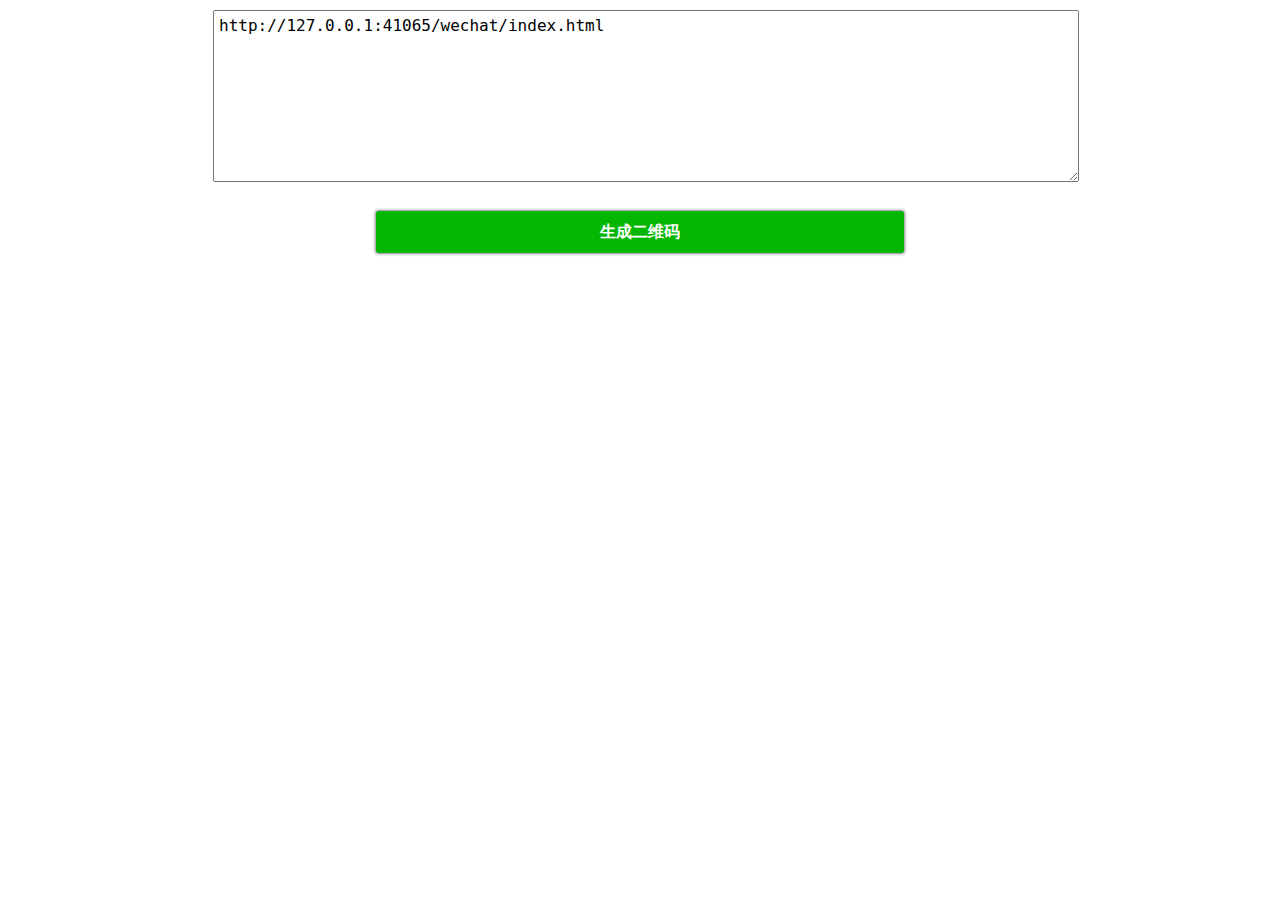
<file: wechat/index.html>
<!DOCTYPE html>
<html>

<head>
    <title>H5展示页面</title>
    <!-- <link rel="shortcut icon" href="/favicon.ico" type="image/x-icon"> -->
    <meta charset="utf-8">
    <!-- 如果安装了GCF，则使用GCF来渲染页面，如果没有安装GCF，则使用最高版本的IE内核进行渲染 -->
    <meta http-equiv="X-UA-Compatible" content="IE=edge,chrome=1">
    <meta name="baidu-site-verification" content="2MKKT6mbuL">
    <meta name="viewport" id="viewport"
        content="width=device-width,initial-scale=1,maximum-scale=1,user-scalable=no,viewport-fit=cover, shrink-to-fit=no">
    <meta name="keywords" content="H5展示页面">
    <meta name="description" content="H5展示页面">

    <meta name="author" content="">
    <meta name='full-screen' content='true' />
    <meta name='x5-fullscreen' content='true' />
    <meta name='360-fullscreen' content='true' />

    <meta name="browsermode" content="application" /> <!-- UC默认竖屏 ，UC强制全屏 -->
    <meta name="screen-orientation" content="portrait"><!-- uc强制竖屏 -->

    <meta name="x5-page-mode" content="app" /> <!-- QQ强制全屏 -->
    <meta name="x5-orientation" content="portrait"><!-- QQ强制竖屏 -->

    <!-- 360浏览器默认开启极速模式 -->
    <meta name=”renderer” content=”webkit”>
    <meta name="robots" content="index, follow">
    <meta name="format-detection" content="telephone=no"><!-- no cache -->
    <meta http-equiv="cache-control" content="max-age=0">
    <meta http-equiv="cache-control" content="no-cache">
    <meta http-equiv="expires" content="0">
    <meta http-equiv="expires" content="Tue, 01 Jan 1980 1:00:00 GMT">
    <meta http-equiv="pragma" content="no-cache">

    <meta itemprop="name" content="H5展示页面">
    <meta itemprop="description" name="description" content="H5展示页面">
    <meta itemprop="image"
        content="//127.0.0.1:8080/material/3197018f85b748e7aea93302efd9e524/1677336451732-zjo375jkzfk.jpg">
    <!-- 资源域名预加载 -->
    <link href="./css/wechat.css" rel="stylesheet" type="text/css">
</head>

<body>
    <div id="generate_qrcode">
        <textarea id="text-content" name="text" placeholder="请输入需要生成二维码的内容"></textarea>
        <div id="submit-box" class="submit text-center aaa" style="position: relative;">
            <a id="click-create" rel="nofollow" data-loading-text="正在生成..." hidefocus="true"
                href="javascript:void(0);">生成二维码</a>
        </div>
        <div class="div-qrcode">
            <!--<img src="qrcode.jpg">-->
        </div>
    </div>
</body>
<script src="https://code.jquery.com/jquery-3.6.0.min.js"></script>
<script src="./js/jquery.cookie.js" type="text/javascript"></script>

<script src="https://res.wx.qq.com/open/js/jweixin-1.6.0.js" type="text/javascript"></script>
<script src="./js/wechat.js" type="text/javascript"></script>

<script src="./js/jquery.qrcode.min.js" type="text/javascript"></script>
<script src="./js/html2canvas.js" type="text/javascript" ></script>
<script src="./js/canvas2image.js" type="text/javascript" ></script>
<script src="./js/qrcode.js" type="text/javascript"></script>

</html>
</file>
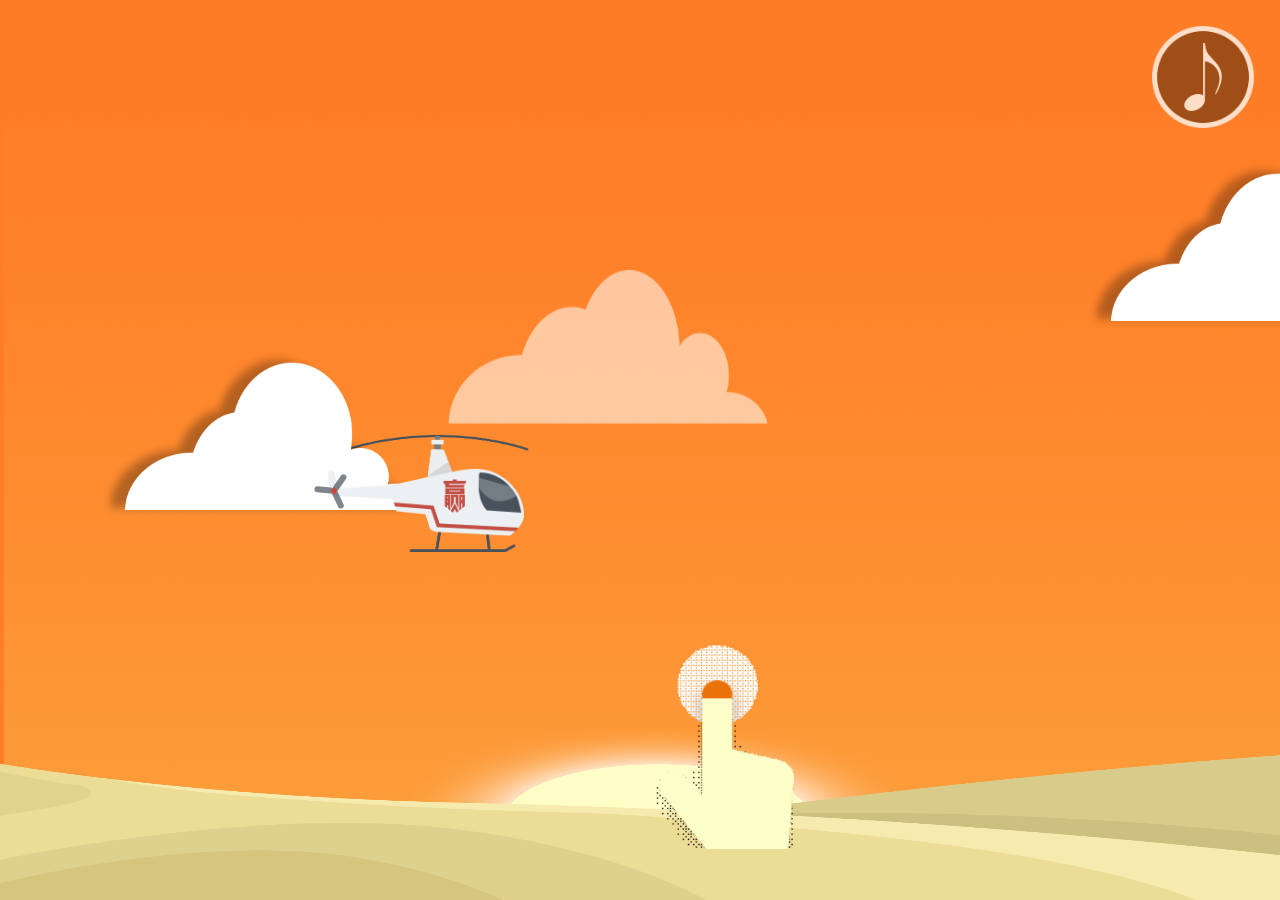
<file: dfzq/20161109/index.html>
<!DOCTYPE html>
<html>
<head>
    <meta http-equiv="Content-Type" content="text/html; charset=UTF-8">
    <meta http-equiv="X-UA-Compatible" content="IE=edge">
    <meta name='viewport' content='width=device-width, initial-scale=1, minimum-scale=1, maximum-scale=1'>
    <title>天添赢2号</title>

    <!--link rel="stylesheet" type="text/css" href="./asset/css/normalize.css"-->

    <link rel="stylesheet" type="text/css" href="./asset/css/pace.css">
    <script type="text/javascript" src="./asset/js/pace.min.js"></script>

    <link rel="stylesheet" type="text/css" href="./asset/css/bootstrap.min.css">
    <link rel="stylesheet" type="text/css" href="./asset/css/main.css">
    <link rel="stylesheet" type="text/css" href="./asset/css/swiper.min.css">
</head>

<body>
    <div id="loading-page">
<!--
        <div class="gear"></div>
        <div class="txt">财富开启中..</div>
-->
    </div>

    <div class="swiper-container">
        <div class="swiper-wrapper">    
			<div id="helicopter-page" class="page swiper-slide">
				<div class="finger finger-1"></div>
				<p class="intro"></p>
				<img class="cloud" src="./asset/images/helicopter/cloud.png" />
				<img class="cloud" src="./asset/images/helicopter/cloud-2.png" />
				<img class="cloud" src="./asset/images/helicopter/cloud.png" />

				<img class="cloud" src="./asset/images/helicopter/cloud.png" />
				<img class="cloud" src="./asset/images/helicopter/cloud-2.png" />

				<img class="ground" src="./asset/images/helicopter/ground.png" />

				<div id="helicopter">
					<img class="main" src="./asset/images/helicopter/main.png" />
					<img class="blade" src="./asset/images/helicopter/blade.png" />
					<div class="rotor">
						<div class="rotator">
							<div></div>
							<div></div>
						</div>
					</div>
					<div class="tail center round">
						<img class="dot" src="./asset/images/helicopter/tail-dot.png" />
						<div class="blade"></div>
						<div class="blade"></div>
						<div class="blade"></div>
					</div>
				</div>
				<div class="nav-down">
					<div class="triangle triangle-1"></div>
					<div class="triangle triangle-2"></div>
				</div>
			</div>
    
        </div>
    </div>

    <div id="music-page" class="page swiper-slide">
        <div class="finger finger-3"></div>
        <p class="intro"></p>
        <div class="cd-player center">
            <div class="layer1 center round">
                <div class="layer2 center round">
                    <div class="layer3 center round"></div>

                    <div class="note note1"></div>
                    <div class="note note2"></div>
                    <div class="note note4"></div>
                    <div class="note note5"></div>
                    <div class="note note6"></div>

                </div>
            </div>

            <div class="player">
                <div class="pointer"></div>
                <div class="shadow"></div>
                <div class="pad"></div>
            </div>
        </div>

        <div class="paper paper-1"> </div>
        <div class="paper paper-2"> </div>

    </div>

    <div id="windmill-page" class="page swiper-slide">
        <div class="finger finger-4"></div>
        <div class="main">
            <div class="building">
                <div class="light light-1">
                    <div class="cube cube-1"></div>
                    <div class="cube cube-2"></div>
                    <div class="cube cube-3"></div>
                    <div class="cube cube-4"></div>
                    <div class="cube cube-5"></div>
                    <div class="cube cube-6"></div>
                    <div class="cube cube-7"></div>
                </div>
                <div class="light light-2">
                    <div class="cube cube-1"></div>
                    <div class="cube cube-2"></div>
                    <div class="cube cube-3"></div>
                    <div class="cube cube-4"></div>
                    <div class="cube cube-5"></div>
                    <div class="cube cube-6"></div>
                    <div class="cube cube-7"></div>
                    <div class="cube cube-8"></div>
                    <div class="cube cube-9"></div>
                    <div class="cube cube-10"></div>
                    <div class="cube cube-11"></div>
                    <div class="cube cube-12"></div>
                    <div class="cube cube-13"></div>
                    <div class="cube cube-14"></div>
                    <div class="cube cube-15"></div>
                    <div class="cube cube-16"></div>
                    <div class="cube cube-17"></div>
                    <div class="cube cube-18"></div>
                </div>
                <div class="light light-3">
                    <div class="cube cube-1"></div>
                    <div class="cube cube-2"></div>
                    <div class="cube cube-3"></div>
                    <div class="cube cube-4"></div>
                    <div class="cube cube-5"></div>
                    <div class="cube cube-6"></div>
                    <div class="cube cube-7"></div>
                    <div class="cube cube-8"></div>
                    <div class="cube cube-9"></div>
                    <div class="cube cube-10"></div>
                    <div class="cube cube-11"></div>
                    <div class="cube cube-12"></div>
                    <div class="cube cube-13"></div>
                    <div class="cube cube-14"></div>
                    <div class="cube cube-15"></div>
                    <div class="cube cube-16"></div>
                    <div class="cube cube-17"></div>
                    <div class="cube cube-18"></div>
                    <div class="cube cube-19"></div>
                    <div class="cube cube-20"></div>
                </div>
                <div class="light light-4">
                    <div class="cube cube-1"></div>
                    <div class="cube cube-2"></div>
                    <div class="cube cube-3"></div>
                    <div class="cube cube-4"></div>
                    <div class="cube cube-5"></div>
                    <div class="cube cube-6"></div>
                    <div class="cube cube-7"></div>
                    <div class="cube cube-8"></div>
                    <div class="cube cube-9"></div>
                    <div class="cube cube-10"></div>
                    <div class="cube cube-11"></div>
                    <div class="cube cube-12"></div>
                    <div class="cube cube-13"></div>
                    <div class="cube cube-14"></div>
                    <div class="cube cube-15"></div>
                    <div class="cube cube-16"></div>
                    <div class="cube cube-17"></div>
                    <div class="cube cube-18"></div>
                    <div class="cube cube-19"></div>
                    <div class="cube cube-20"></div>
                    <div class="cube cube-21"></div>
                    <div class="cube cube-22"></div>
                    <div class="cube cube-23"></div>
                    <div class="cube cube-24"></div>
                </div>
            </div>
            <p class="intro" style="width: 85vw;"></p>
            <div class="pillar-1 pillar"> </div>
            <div class="pillar-2 pillar"> </div>
            <div class="windmill windmill-1"> </div>
            <div class="windmill windmill-2"> </div>

            <div class="flower flower-1"></div>
            <div class="flower flower-2"></div>
            <div class="flower flower-3"></div>
            <div class="flower flower-4"></div>
            <div class="flower flower-5"></div>
            <div class="flower flower-6"></div>
        </div>
    </div>

    <div id="bigwheel-page" class="page swiper-slide">
        <div class="finger finger-2"></div>
        <div class="ground"></div>
        <div class="rotor"></div>
        <div class="cloud cloud-1"></div>
        <div class="cloud cloud-2"></div>
        <div class="balloon"></div>
        <p class="intro"></p>
    </div>

    <div id="description-page" class="page swiper-slide">

        <div class="gear gear-1"></div>
        <div class="gear gear-2 gear-small"></div>
        <div class="title"></div>

        <div class="container-fluid main">
        <div class="main-inner">
            <div class="row-1 row">
                <div class="col-hdr col col-xs-2 vcenter">
                    <div class="inner"></div>
                </div>
                <div class="col-title col col-xs-2 vcenter">
                    <div class="inner">灵活</div>
                </div>
                <div class="col-content col col-xs-7 vcenter">
                    <div class="inner">允许部分赎回，到期可用可取，365天不停歇，财富灵活滚动</div>
                </div>
            </div>
            <div class="row-2 row">
                <div class="col-hdr col col-xs-2 vcenter">
                    <div class="inner"></div>
                </div>
                <div class="col-title col col-xs-2 vcenter">
                    <div class="inner">安全</div>
                </div>
                <div class="col-content col col-xs-7 vcenter">
                    <div class="inner">足额质押，约定利率，不同资金量分段定价，风险超低，资产状态更健康</div>
                </div>
            </div>
            <div class="row-3 row">
                <div class="col-hdr col col-xs-2 vcenter">
                    <div class="inner"></div>
                </div>
                <div class="col-title col col-xs-2 vcenter">
                    <div class="inner">个性</div>
                </div>
                <div class="col-content col col-xs-7 vcenter">
                    <div class="inner">1000元起点，量身定制，用最合适的投资方案，让钱途更光明</div>
                </div>
            </div>
            <div class="row-4 row">
                <div class="col-hdr col col-xs-2 vcenter">
                    <div class="inner"></div>
                </div>
                <div class="col-title col col-xs-2 vcenter">
                    <div class="inner">高效</div>
                </div>
                <div class="col-content col col-xs-7 vcenter">
                    <div class="inner">收益远超银行，日日付息，高效的服务让小惊喜创造大财富</div>
                </div>
            </div>
        </div>
        </div>

        <div class="gear gear-3"></div>
        <div class="gear gear-4"></div>
        <div class="down-icon"></div>
        <div class="gear gear-5 gear-small"></div>
    </div>
    

    <div id="redirect-page" class="page swiper-slide">
        <div class="title"></div>

        <div class="main">
            <div class="gear-1"></div>
            <div class="gear-2"></div>
            <div class="start-btn center" data-redirect="http://www.dfzq.com.cn/dfzq/tty/index.jsp">点击开启</div>
        </div>

        <div class="descr">
            <div class="inner">现在起</div>
            <div class="inner">让天添赢2号</div>
            <div class="inner">驱动你的财富生活</div>
        </div>
    </div>

    <!--
        <audio id="bg-music" src="./asset/audio/bg-music.mp3" preload="auto" autoplay loop></audio>
    -->
    <audio id="bg-music" src="#" data-src="./asset/audio/bg-music.mp3" autoplay loop></audio>
    <div id="play-bg-music"></div>

    <script type="text/javascript" src="./asset/js/jquery-3.1.1.min.js"></script>
    <script type="text/javascript" src="./asset/js/swiper.jquery.min.js"></script>
    <script type="text/javascript" src="./asset/js/main.js"></script>

    <!--
        <script type="text/javascript" src="./bundle.js"></script>
    -->
</body>
</html>
</file>
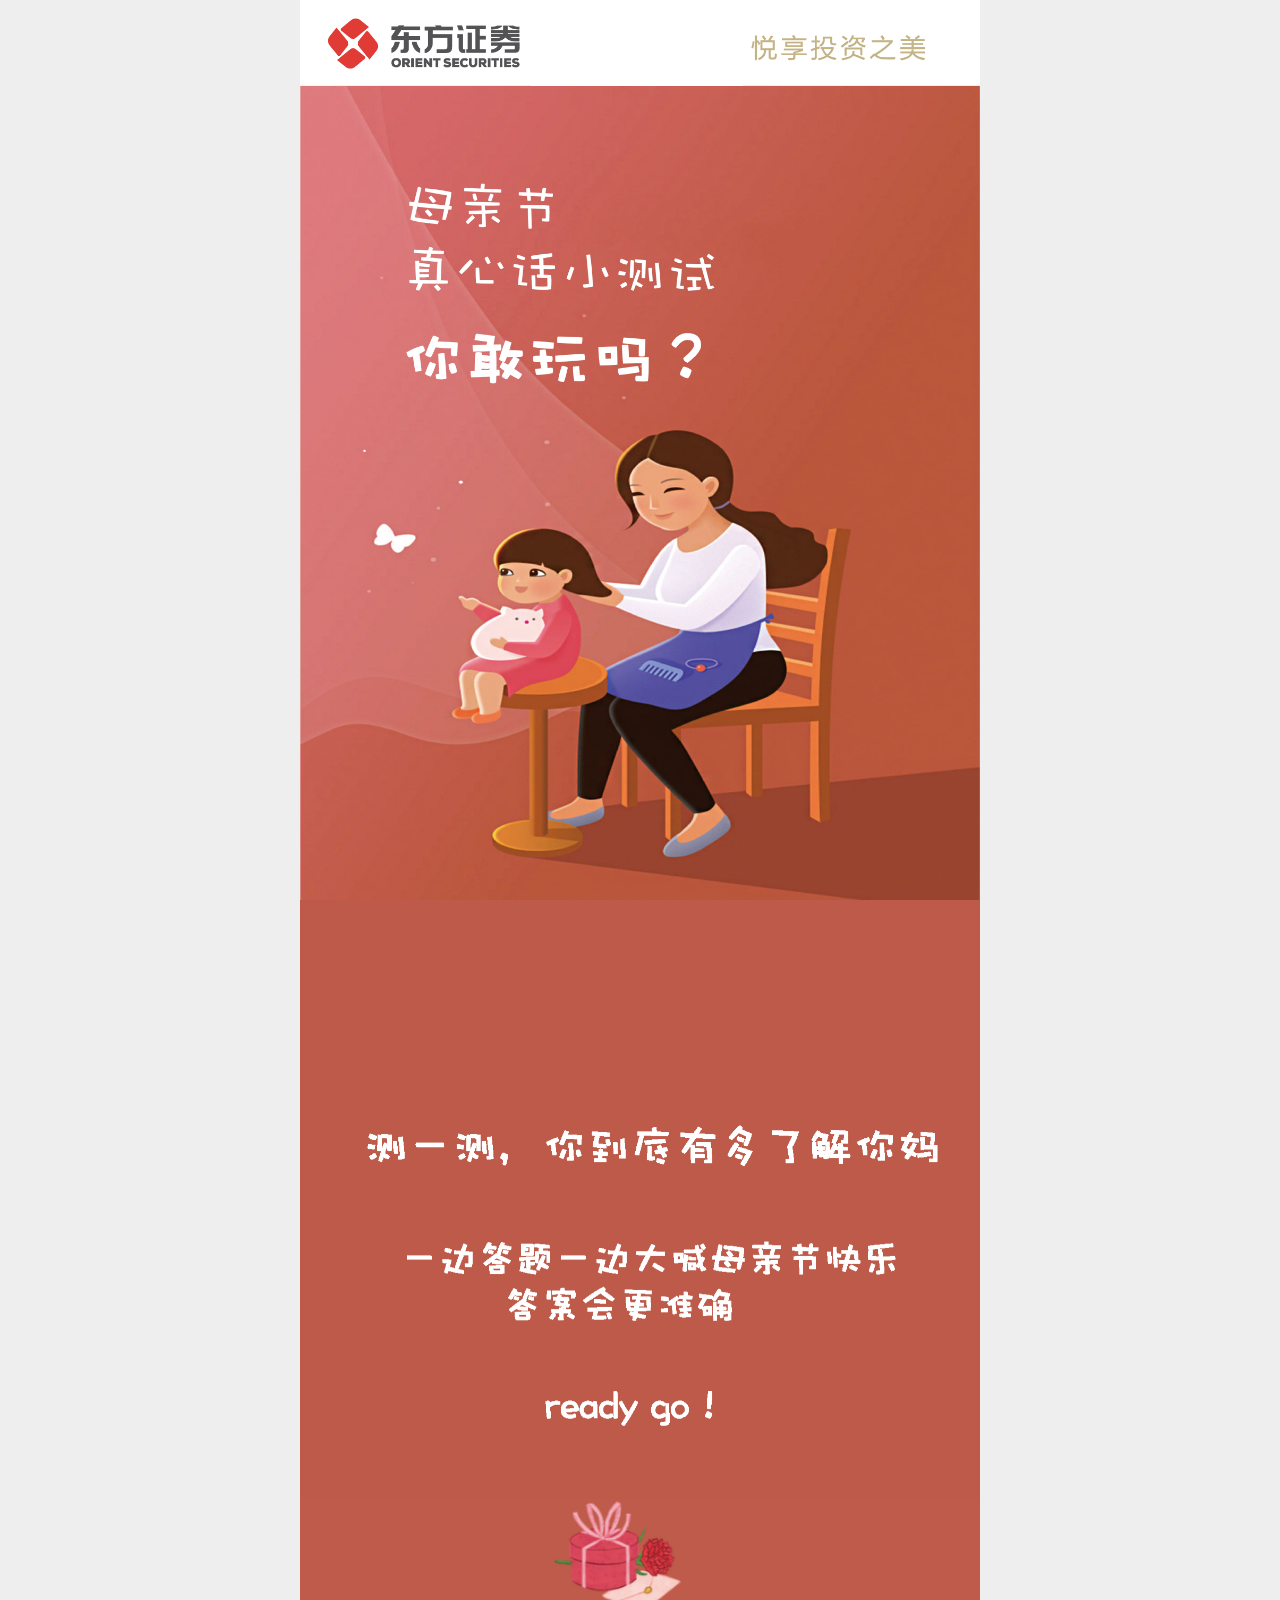
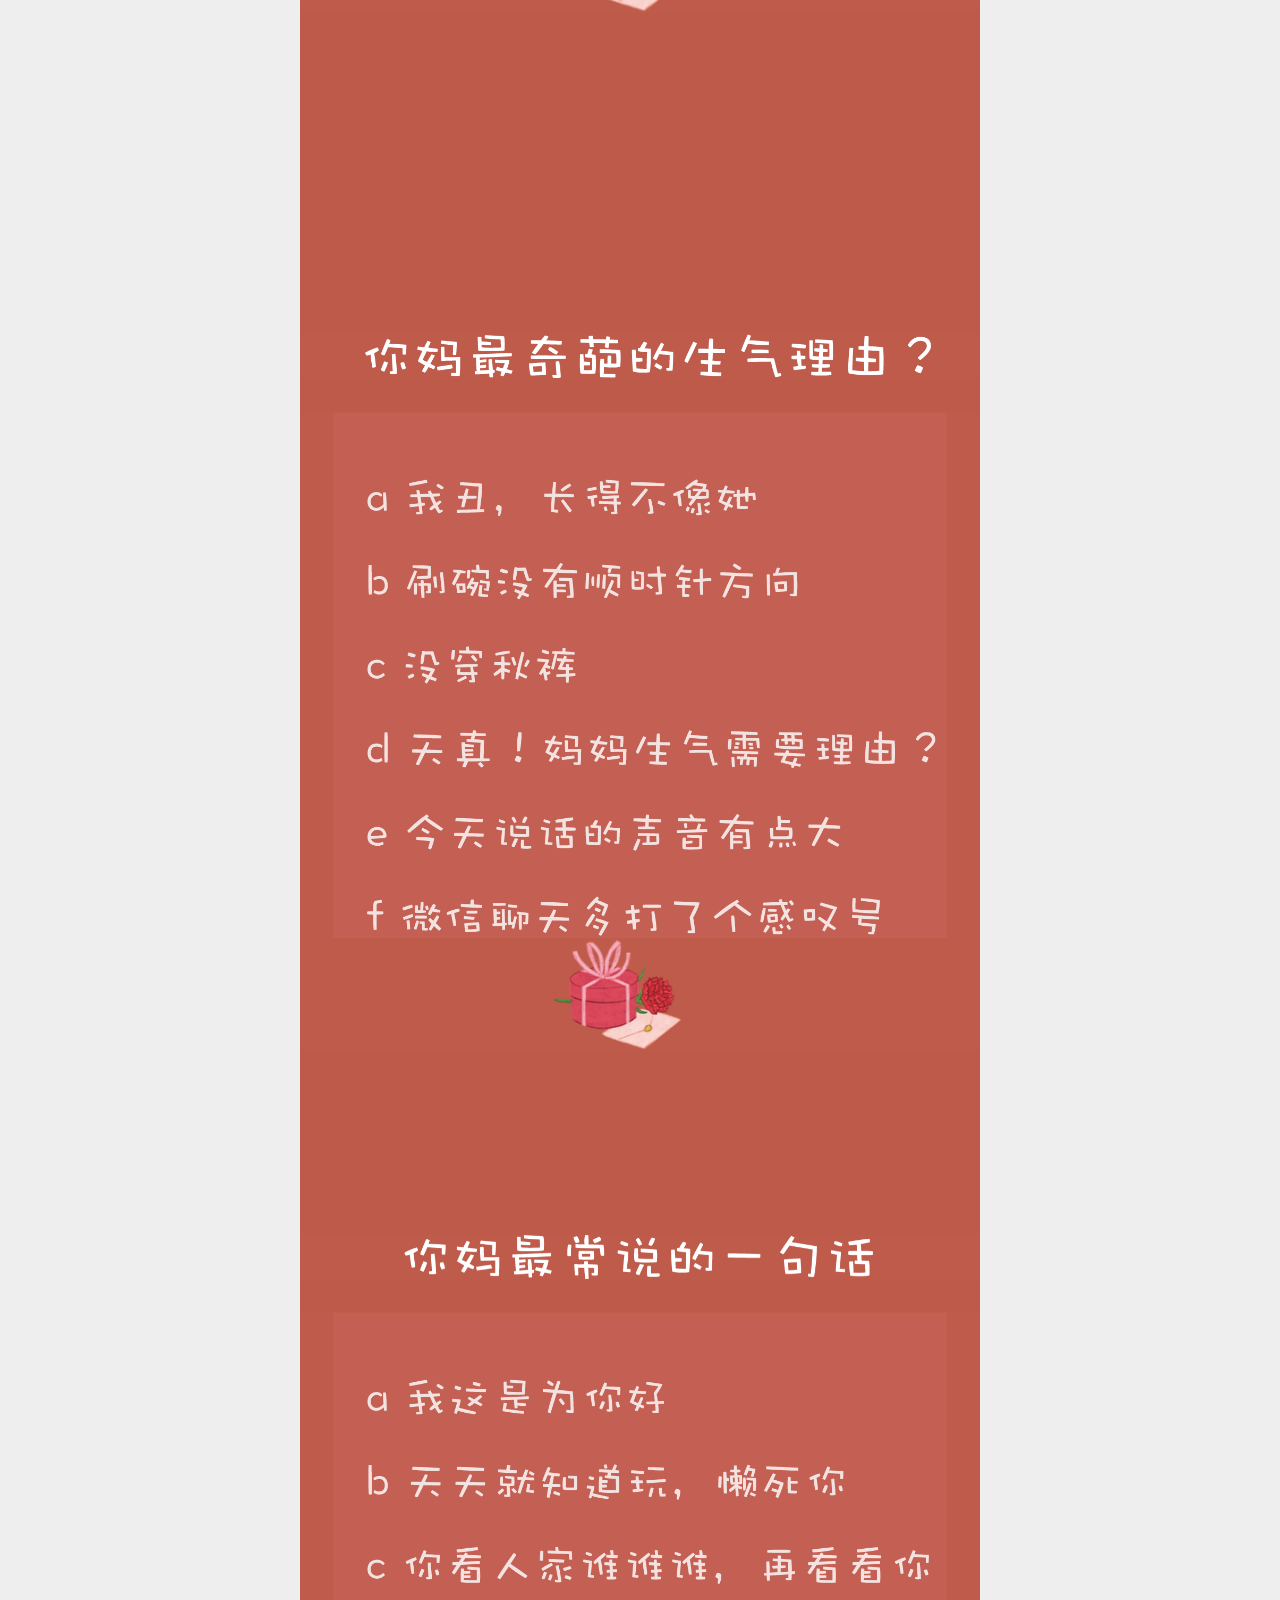
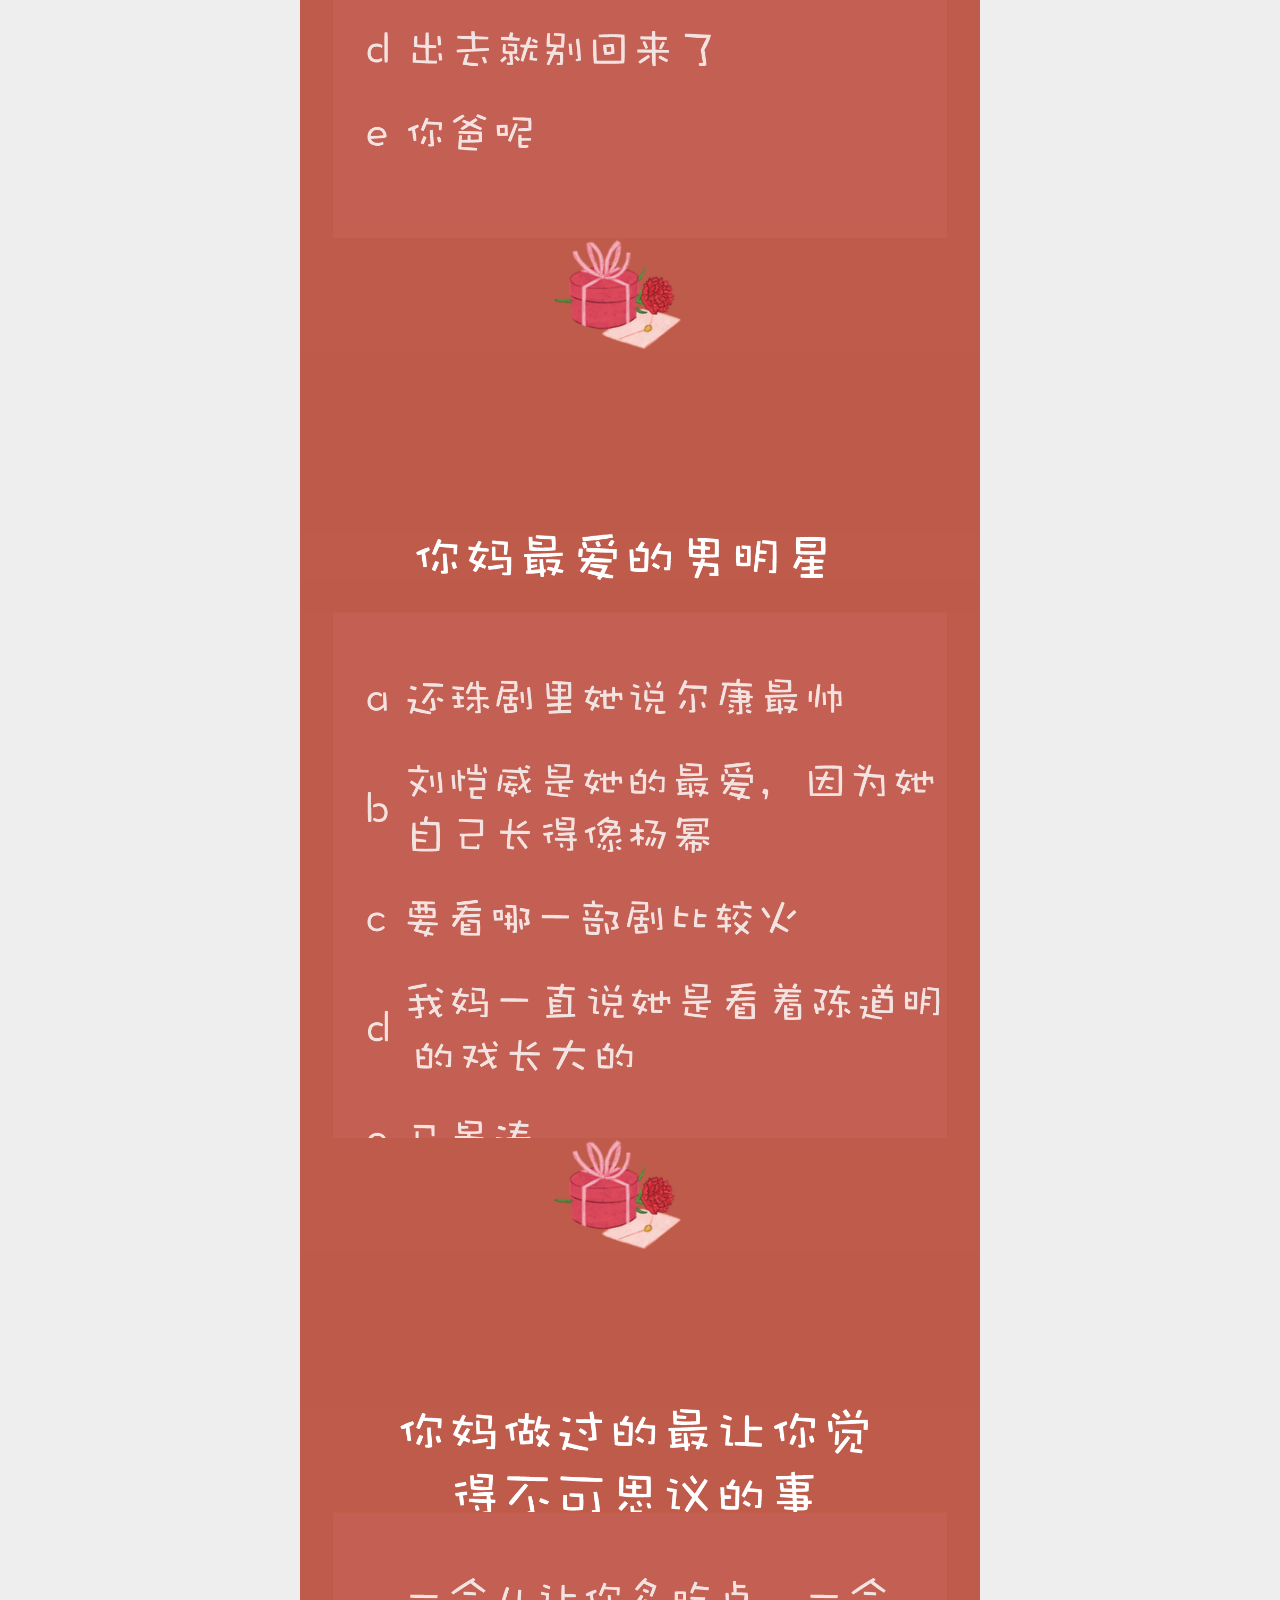
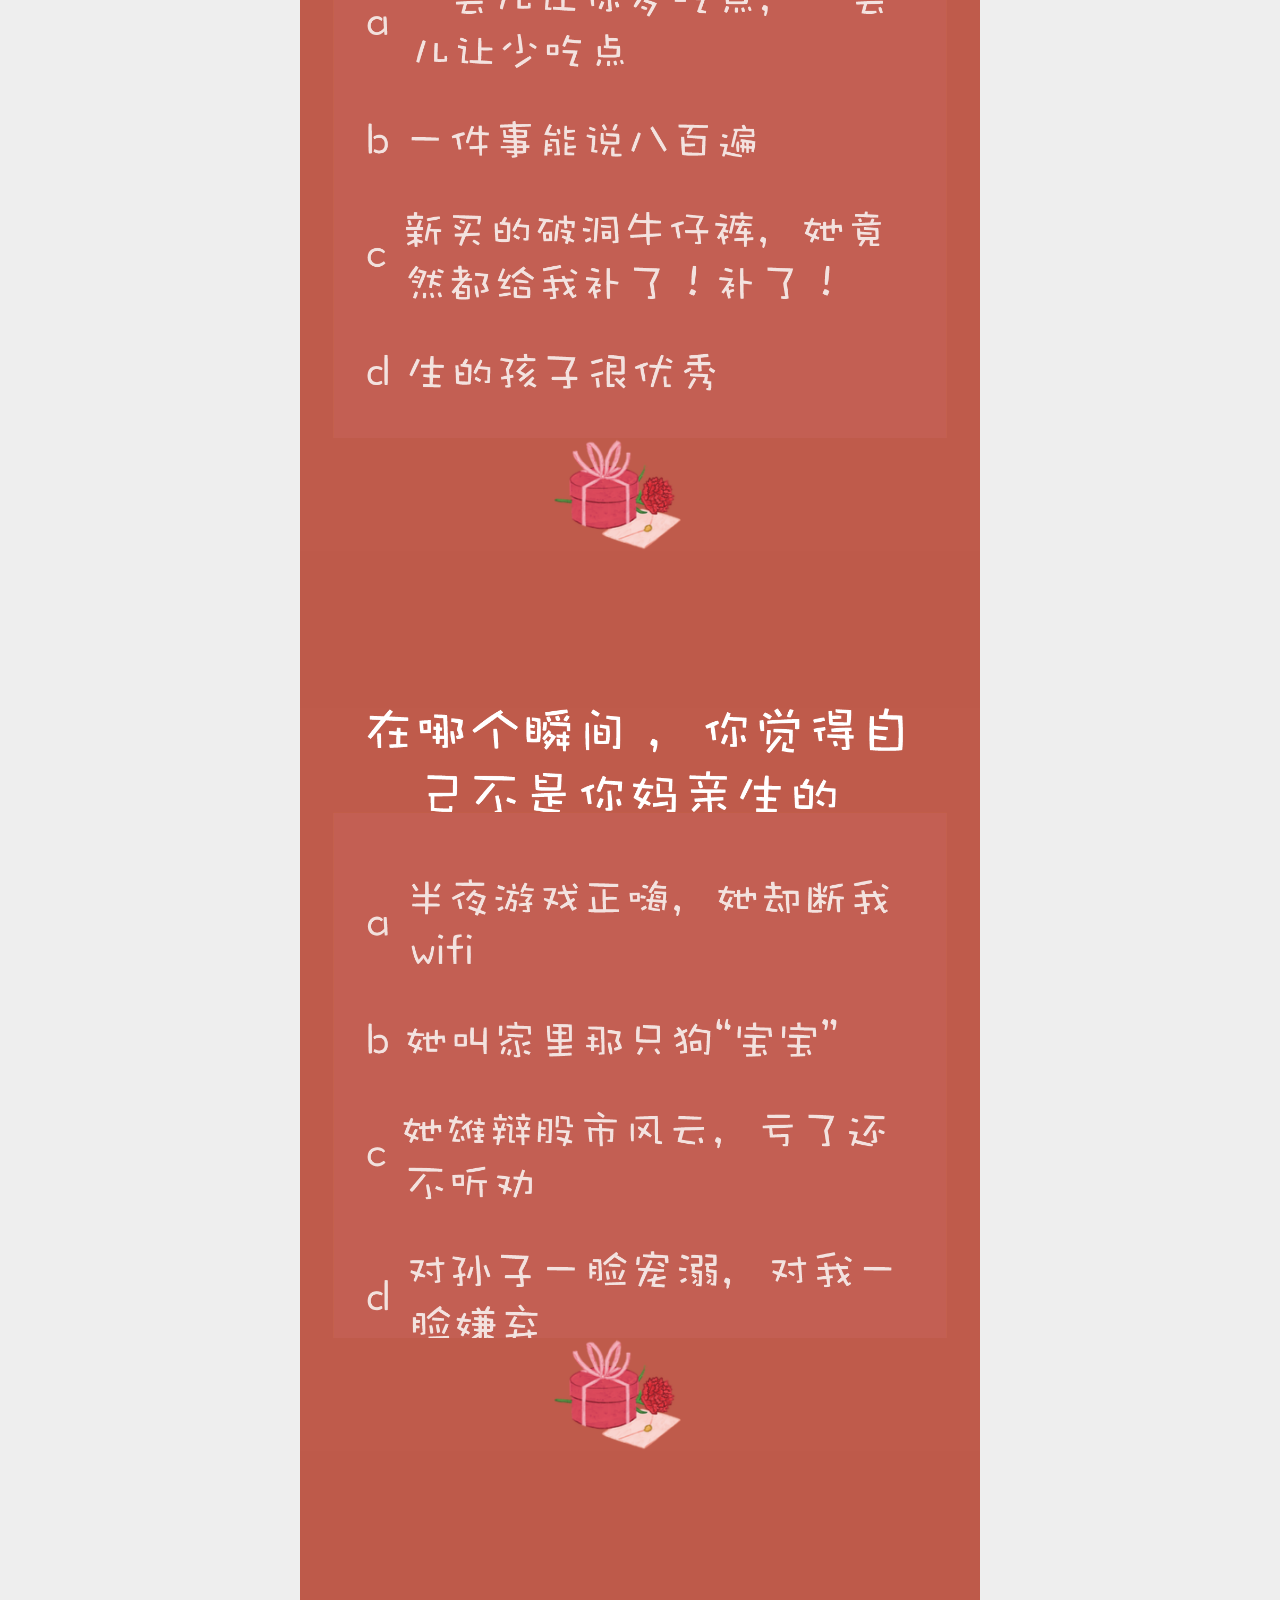
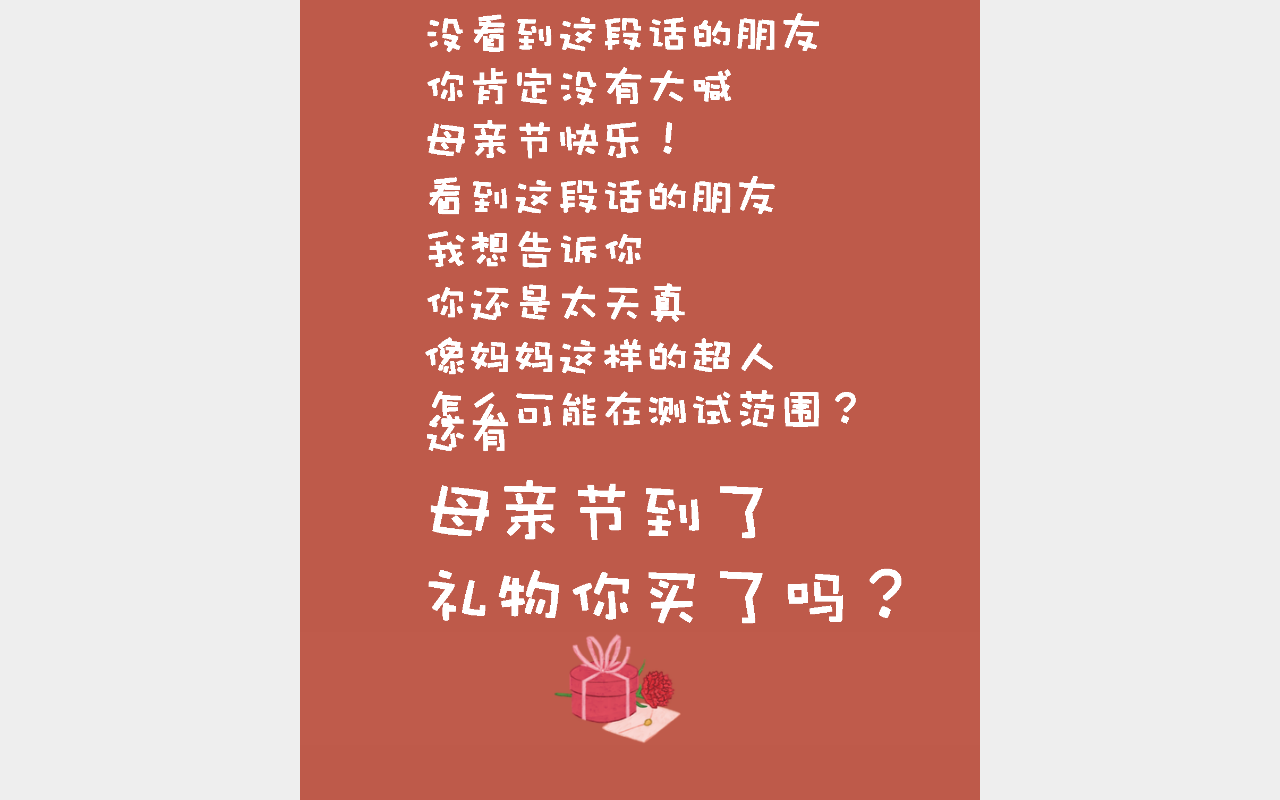
<file: dfzq/20170512/index.html>
<!doctype html>
<html>
<head>
<meta charset="utf-8">
<title>母亲节真心话小测试 你敢玩吗？</title>
  <meta name="viewport" content="width=device-width,initial-scale=1,user-scalable=0">
  <link rel="stylesheet" href="./weui/style/weui.css"/>
  <link rel="stylesheet" href="./weui/style/weui2.css"/>
  <link rel="stylesheet" href="./weui/style/weui3.css"/>
  <script src="./weui/zepto.min.js"></script>
  <script src="./weui/fullpage.js"></script>
<style>
.page-wrap {
    width: 100%;
    height: 100%;
}
.page {
    width: 100%;
    height: 100%;
    -webkit-backface-visibility: hidden;
    -webkit-perspective: 1000;
}

.page{
    background-color: #BE5A4A;
}
.current .arrow {
    -webkit-animation: swipeMoveTop 1.5s 1s ease infinite;
}

.current .arrow-h {
    -webkit-animation: swipeMoveLeft 1.5s 1s ease infinite;
}

.current #readygo{
	-webkit-animation: swipeMoveLeft 4s 2s ease infinite;
}

/*上滑提示*/
@-webkit-keyframes swipeMoveTop {
    0% {
        opacity: 0;
        -webkit-transform: translate3d(0, 10px, 0);
    }
    70% {
        opacity: 1;
        -webkit-transform: translate3d(0, 0, 0);
    }
    100% {
        opacity: 0;
        -webkit-transform: translate3d(0, -10px, 0);
    }
}

/*左滑提示*/
@-webkit-keyframes swipeMoveLeft {
    0% {
        opacity: 0;
        -webkit-transform: translate3d(10px, 0, 0);
    }
    70% {
        opacity: 1;
        -webkit-transform: translate3d(0, 0, 0);
    }
    100% {
        opacity: 0;
        -webkit-transform: translate3d(-10px, 0, 0);
    }
}

@-webkit-keyframes slideToTop {
    0% {
        opacity: 0;
        -webkit-transform: translate3d(0, 100px, 0);
    }
    100% {
        opacity: 1;
        -webkit-transform: translate3d(0, 0, 0);
    }
}




/*自定义*/
.title {
    width: 100%;
    text-align: center;
    padding-top: 40px;
    color: #000;
    font-size: 18px;
    opacity: 0;
}

.subtitle {
    width: 100%;
    text-align: center;
    padding-top: 20px;
    color: #000;
    font-size: 16px;
    opacity: 0;
}
.current .title{
	-webkit-animation: slideToTop .8s ease both;
}

.current .animation{
	-webkit-animation: slideToTop .8s ease both;
}

.current .subtitle{
	-webkit-animation: slideToTop .8s 0.3s ease both;
}
</style>
<script>
$(function(){

});
</script>
</head>
<body ontouchstart>
<div class="page-wrap">
    <div class="page">
        <img class="nextpage" src="./images/pang.1.jpg" style="position: absolute; width: 100%; height: 100%;">
		<div class="nextpage animation" style="position: absolute;width:100%;top:16.8%;left:0;"><img src="./images/pang.1_03.png?v=1" style="width:100%"></div>
		<div class="weui_btn_default weui-header" style="background:#fff;padding: 0;margin: 0;height: 48px;">
			<div class="weui-header-left" style="position: absolute;left:0;top:0;"><img src="./images/pang-1-_01.png" style="height:48px"></div>
			<img id="headimg" src="./images/pang-1-_00.png" style="width:100%;height:auto;float:left;">
			<div class="weui-header-right" style="position: absolute;right:0;top:0;"><img src="./images/pang-1-_03.png" style="height:48px"></div> 
		</div>
    </div>
	<div class="page" data-lock-next="true">
		<div class="animation" style="position: absolute;width:100%;top:25%;left:0;"><img src="./images/pang.2_02.png?v=1" style="width:100%"></div>
		<div id="readygo" class="nextpage" style="position: absolute;width:100%;top:54%;left:0;"><img src="./images/pang.2_04.png?v=1" style="width:100%"></div>
		<div class="" style="position: absolute;width:100%;top:66.6%;left:0;"><img src="./images/pang.2_07.png?v=1" style="width:100%"></div>
    </div>
    <div class="page" style="-webkit-overflow-scrolling: touch;" data-lock-next="true">
		<div class="animation" style="position:absolute;width:100%;top:14.9%;left:0;"><img src="./images/pang-3.1_02.png?v=1" style="width:100%"></div>
		<div class="cntimgs" style="position:absolute;width:100%;top:23.6%;left:0;">
			<img class="imgs" src="./images/pang-3.1_04.png?v=1" style="width:100%">
			<div class="imgs clickable"><img src="./images/pang-3.1_05.png?v=1" style="width:100%"></div>
			<div class="imgs clickable"><img src="./images/pang-3.1_06.png?v=1" style="width:100%"></div>
			<div class="imgs clickable"><img src="./images/pang-3.1_07.png?v=1" style="width:100%"></div>
			<div class="imgs clickable"><img src="./images/pang-3.1_08.png?v=1" style="width:100%"></div>
			<div class="imgs clickable"><img src="./images/pang-3.1_09.png?v=1" style="width:100%"></div>
			<div class="imgs clickable"><img src="./images/pang-3.1_10.png?v=1" style="width:100%"></div>
			<img class="imgs" src="./images/pang-3.1_11.png?v=1" style="width:100%">
		</div>
		<div class="" style="position: absolute;width:100%;top:82%;left:0;"><img src="./images/pang.2_07.png?v=1" style="width:100%"></div>
    </div>
	<div class="page" style="-webkit-overflow-scrolling: touch;" data-lock-next="true">
		<div class="animation" style="position:absolute;width:100%;top:14.9%;left:0;"><img src="./images/pang-3.2_02.png?v=1" style="width:100%"></div>
		<div class="cntimgs" style="position:absolute;width:100%;top:23.6%;left:0;">
			<img class="imgs" src="./images/pang-3.2_04.png?v=1" style="width:100%">
			<div class="imgs clickable"><img src="./images/pang-3.2_05.png?v=1" style="width:100%"></div>
			<div class="imgs clickable"><img src="./images/pang-3.2_06.png?v=1" style="width:100%"></div>
			<div class="imgs clickable"><img src="./images/pang-3.2_07.png?v=1" style="width:100%"></div>
			<div class="imgs clickable"><img src="./images/pang-3.2_08.png?v=1" style="width:100%"></div>
			<div class="imgs clickable"><img src="./images/pang-3.2_09.png?v=1" style="width:100%"></div>
			<img class="imgs" src="./images/pang-3.2_10.png?v=1" style="width:100%">
		</div>
		<div class="" style="position: absolute;width:100%;top:82%;left:0;"><img src="./images/pang.2_07.png?v=1" style="width:100%"></div>
    </div>
	<div class="page" style="-webkit-overflow-scrolling: touch;" data-lock-next="true">
		<div class="animation" style="position:absolute;width:100%;top:14.9%;left:0;"><img src="./images/pang-3.3_02.png?v=1" style="width:100%"></div>
		<div class="cntimgs" style="position:absolute;width:100%;top:23.6%;left:0;">
			<img class="imgs" src="./images/pang-3.3_04.png?v=1" style="width:100%">
			<div class="imgs clickable"><img src="./images/pang-3.3_05.png?v=1" style="width:100%"></div>
			<div class="imgs clickable"><img src="./images/pang-3.3_06.png?v=1" style="width:100%"></div>
			<div class="imgs clickable"><img src="./images/pang-3.3_07.png?v=1" style="width:100%"></div>
			<div class="imgs clickable"><img src="./images/pang-3.3_08.png?v=1" style="width:100%"></div>
			<div class="imgs clickable"><img src="./images/pang-3.3_09.png?v=1" style="width:100%"></div>
			<img class="imgs" src="./images/pang-3.3_10.png?v=1" style="width:100%">
		</div>
		<div class="" style="position: absolute;width:100%;top:82%;left:0;"><img src="./images/pang.2_07.png?v=1" style="width:100%"></div>
    </div>
	<div class="page" style="-webkit-overflow-scrolling: touch;" data-lock-next="true">
		<div class="animation" style="position:absolute;width:100%;top:12%;left:0;"><img src="./images/pang-3.4_02.png?v=1" style="width:100%"></div>
		<div class="cntimgs" style="position:absolute;width:100%;top:23.6%;left:0;">
			<img class="imgs" src="./images/pang-3.4_04.png?v=1" style="width:100%">
			<div class="imgs clickable"><img src="./images/pang-3.4_05.png?v=1" style="width:100%"></div>
			<div class="imgs clickable"><img src="./images/pang-3.4_06.png?v=1" style="width:100%"></div>
			<div class="imgs clickable"><img src="./images/pang-3.4_07.png?v=1" style="width:100%"></div>
			<div class="imgs clickable"><img src="./images/pang-3.4_08.png?v=1" style="width:100%"></div>
			<img class="imgs" src="./images/pang-3.4_09.png?v=1" style="width:100%">
		</div>
		<div class="" style="position: absolute;width:100%;top:82%;left:0;"><img src="./images/pang.2_07.png?v=1" style="width:100%"></div>
    </div>
	<div class="page" style="-webkit-overflow-scrolling: touch;" data-lock-next="true">
		<div class="animation" style="position:absolute;width:100%;top:12%;left:0;"><img src="./images/pang-3.5_02.png?v=1" style="width:100%"></div>
		<div class="cntimgs" style="position:absolute;width:100%;top:23.6%;left:0;">
			<img class="imgs" src="./images/pang-3.5_04.png?v=1" style="width:100%">
			<div class="imgs clickable"><img src="./images/pang-3.5_05.png?v=1" style="width:100%"></div>
			<div class="imgs clickable"><img src="./images/pang-3.5_06.png?v=1" style="width:100%"></div>
			<div class="imgs clickable"><img src="./images/pang-3.5_07.png?v=1" style="width:100%"></div>
			<div class="imgs clickable"><img src="./images/pang-3.5_08.png?v=1" style="width:100%"></div>
			<img class="imgs" src="./images/pang-3.5_09.png?v=1" style="width:100%">
		</div>
		<div class="" style="position: absolute;width:100%;top:82%;left:0;"><img src="./images/pang.2_07.png?v=1" style="width:100%"></div>
    </div>
    <div class="page">
		<div class="" style="position: absolute;width:100%;top:12.5%;left:0;"><img src="./images/last_02.png?v=1" style="width:100%"></div>
		<div class="animation" style="position: absolute;width:100%;top:30.7%;left:0;"><img src="./images/last_04.png?v=1" style="width:100%"></div>
		<div class="" style="position: absolute;width:100%;top:57%;left:0;"><img src="./images/last_06.png?v=1" style="width:100%"></div>
		<div class="" style="position: absolute;width:100%;top:81.3%;left:0;"><img src="./images/pang.2_07.png?v=1" style="width:100%"></div>
    </div>
</div>
<script>
	var PageSlider =  new PageSlider({
        pages: $('.page-wrap .page'),
        animationPlayOnce: false,
        direction: 'v',
        gestureFollowing: 'true'
    });
	$('#btn, .nextpage').on('tap', function(){
        PageSlider.next();
    });
	$('.clickable').on('tap', function(){
		$(this).parent().find('.checked').removeClass("checked");
        if($(this).hasClass("checked")){
			$(this).removeClass("checked");
		}else{
			$(this).addClass("checked");
		}
		sleep(500).then(() => {
			PageSlider.next();
		})
	});
	function sleep (time) {
		return new Promise((resolve) => setTimeout(resolve, time));
	}
	$(function($) {
		var height = $('#headimg').height();
		if(height <= 48){
			return false;
		}
		$('.weui-header').css('height',height+'px');
		$('.weui-header .weui-header-left img').css('height',height+'px');
		$('.weui-header .weui-header-right img').css('height',height+'px');
	})
</script>
<div style="position: absolute; width:1px; height:1px;top:-1px;left:-1px;"><audio autoplay="autoplay" preload="auto" src="./mu/1-01-Coda.mp3" loop="loop"></audio></div>
</body>
</html>
</file>
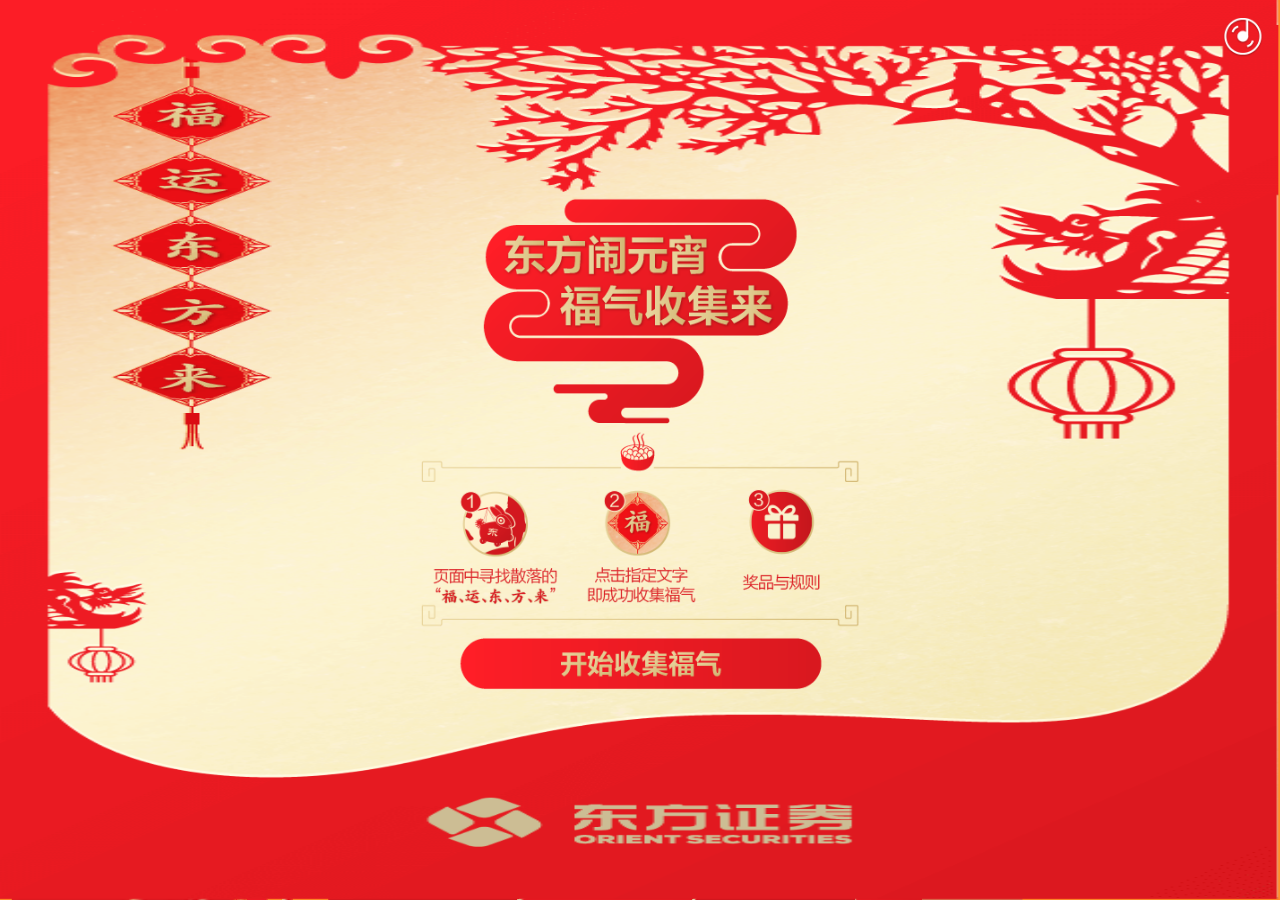
<file: dfzq/yuanxiaojie/index.html>
<html lang="en">
<head>
    <title>东方证券闹元宵 转起福气赢好礼</title>
    <meta charset="utf-8">
    <meta name="viewport" content="width=device-width, user-scalable=no, minimum-scale=1.0, maximum-scale=1.0">
    <link rel="stylesheet" href="./css/main.css">
    <script type="text/javascript">
        function parseUA() {
            var ua = navigator.userAgent.toLowerCase();
            if (ua.match(/MicroMessenger/i) != "micromessenger") {
                //location.href = './pc.html';
            }
        }
        parseUA();
    </script>
    <script src="./js/jquery-1.9.1.js"></script>
</head>
<body>
<div style='display:none;'>
    <img src='images/d.png' width="300px" height="300px" />
</div>
<div id="three">

</div>
<div id="main">
    <div id="loading"></div>
    <div id="preload">
        <div class="group">
            <div class="title">
                <img src="images/preload/title.png">
            </div>
            <div class="cxt">
                <div class="n1"><img src="images/preload/tip_1.png"></div>
                <div class="n2"><img src="images/preload/tip_2.png"></div>
                <div class="n3"><img src="images/preload/tip_3.png"></div>
            </div>
            <div id="start" class="btn">
                <img src="images/preload/btn.png">
            </div>
        </div>
    </div>
    <div id="nav">
        <div class="btnMuteOn"></div>
        <div class="btnMuteOff"></div>
    </div>
    <div class="lantern">
        <div class="f"></div>
        <div class="y"></div>
        <div class="d"></div>
        <div class="ff"></div>
        <div class="l"></div>
    </div>
    <div id="tip"></div>
    <div id="tip2"></div>
    <div id="rule"></div>
    <div id="success">
        <div class="title"></div>
        <div class="txt"></div>
        <div class="name">
            <input id="nickname" type="text" placeholder="姓名">
        </div>
        <div class="mobile">
            <input id="mobile" type="number" placeholder="手机号码">
        </div>
        <div class="sub"></div>
    </div>
    <div id="share">
        <img src="images/share.gif">
    </div>
</div>
<audio id="bgm" preload="auto" src="./sound/bgm.mp3" loop=""></audio>

<script type="text/javascript" src="./js/jweixin-1.0.0.js"></script>
<script type="text/javascript">
    $(function () {
        document.getElementById('bgm').load();
        $("#loading").css({display: "none"}), $("#preload").css({display: "block"})
    });
</script>
<script src="./js/three.min.js"></script>
<script src="./js/main.js"></script>
<script type="text/javascript" src="http://res.wx.qq.com/open/js/jweixin-1.0.0.js"></script>
<script src="function.js"></script>
</body>
</html>
</file>
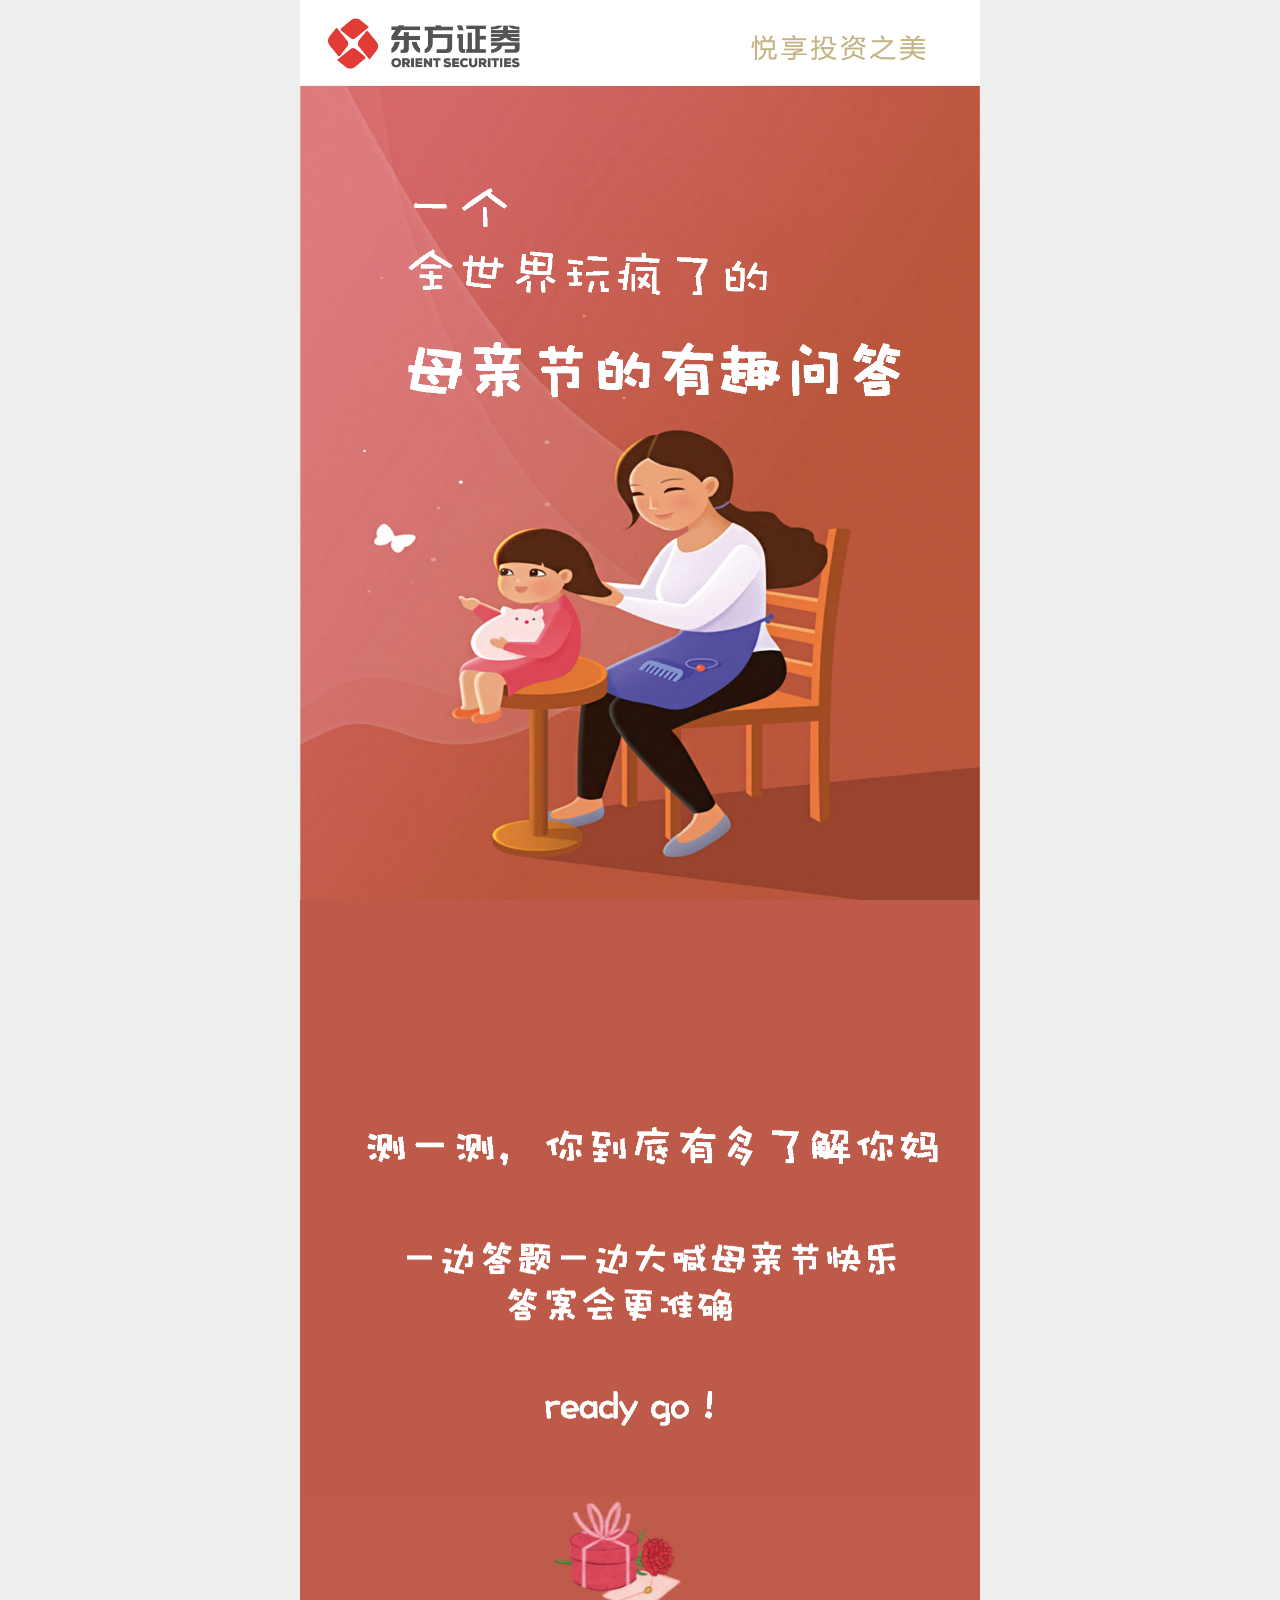
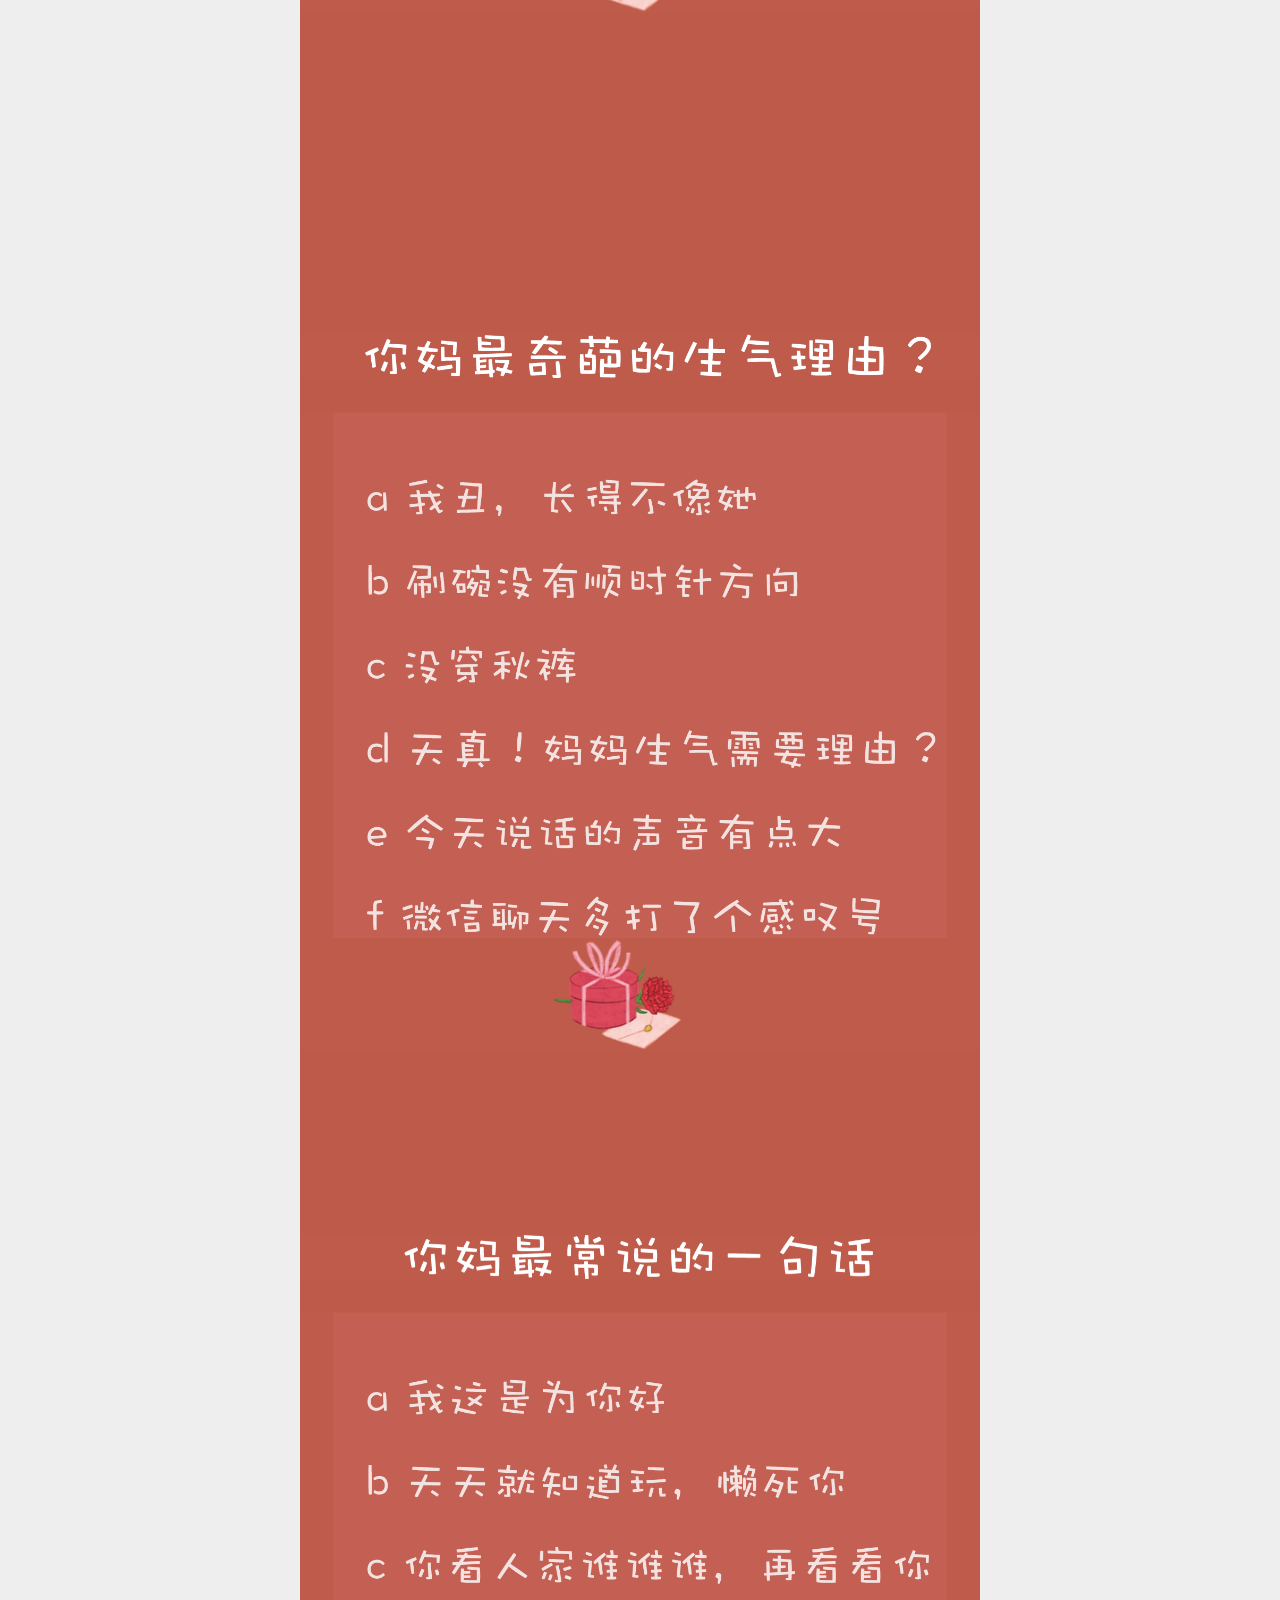
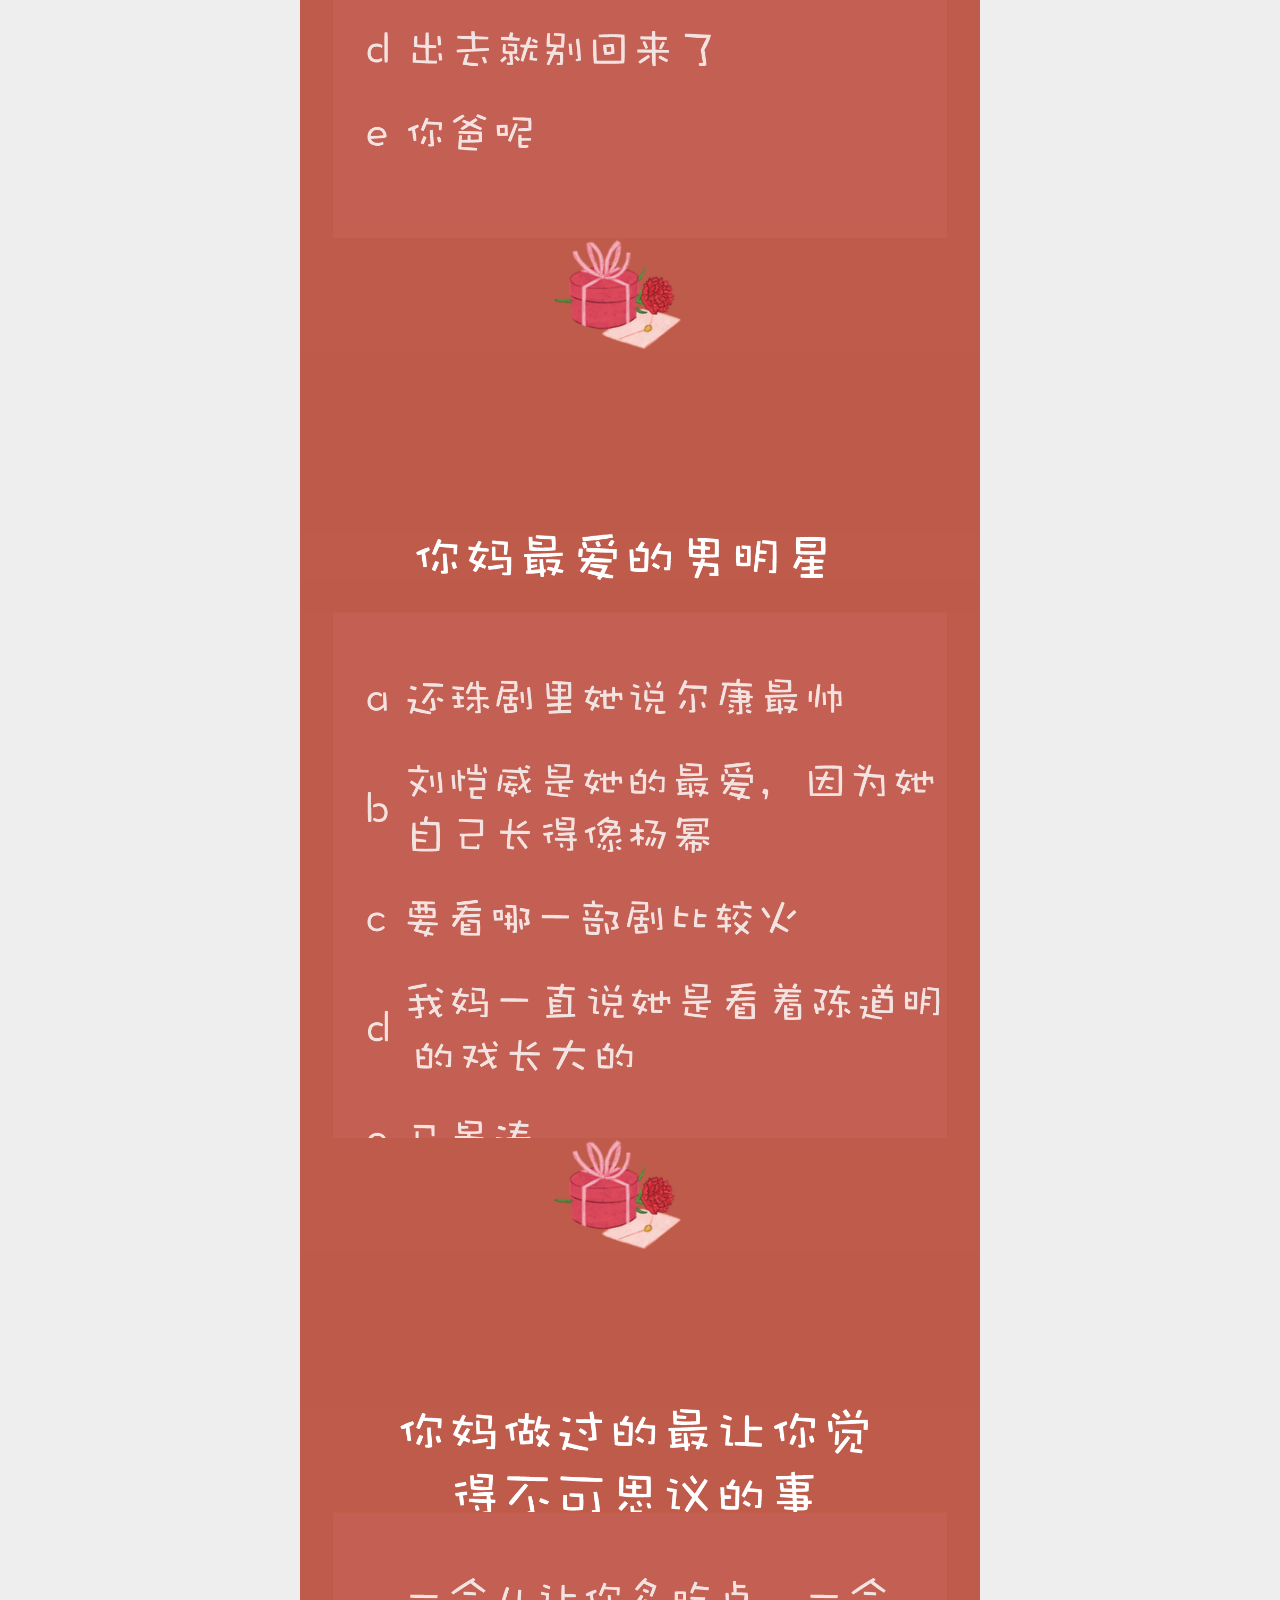
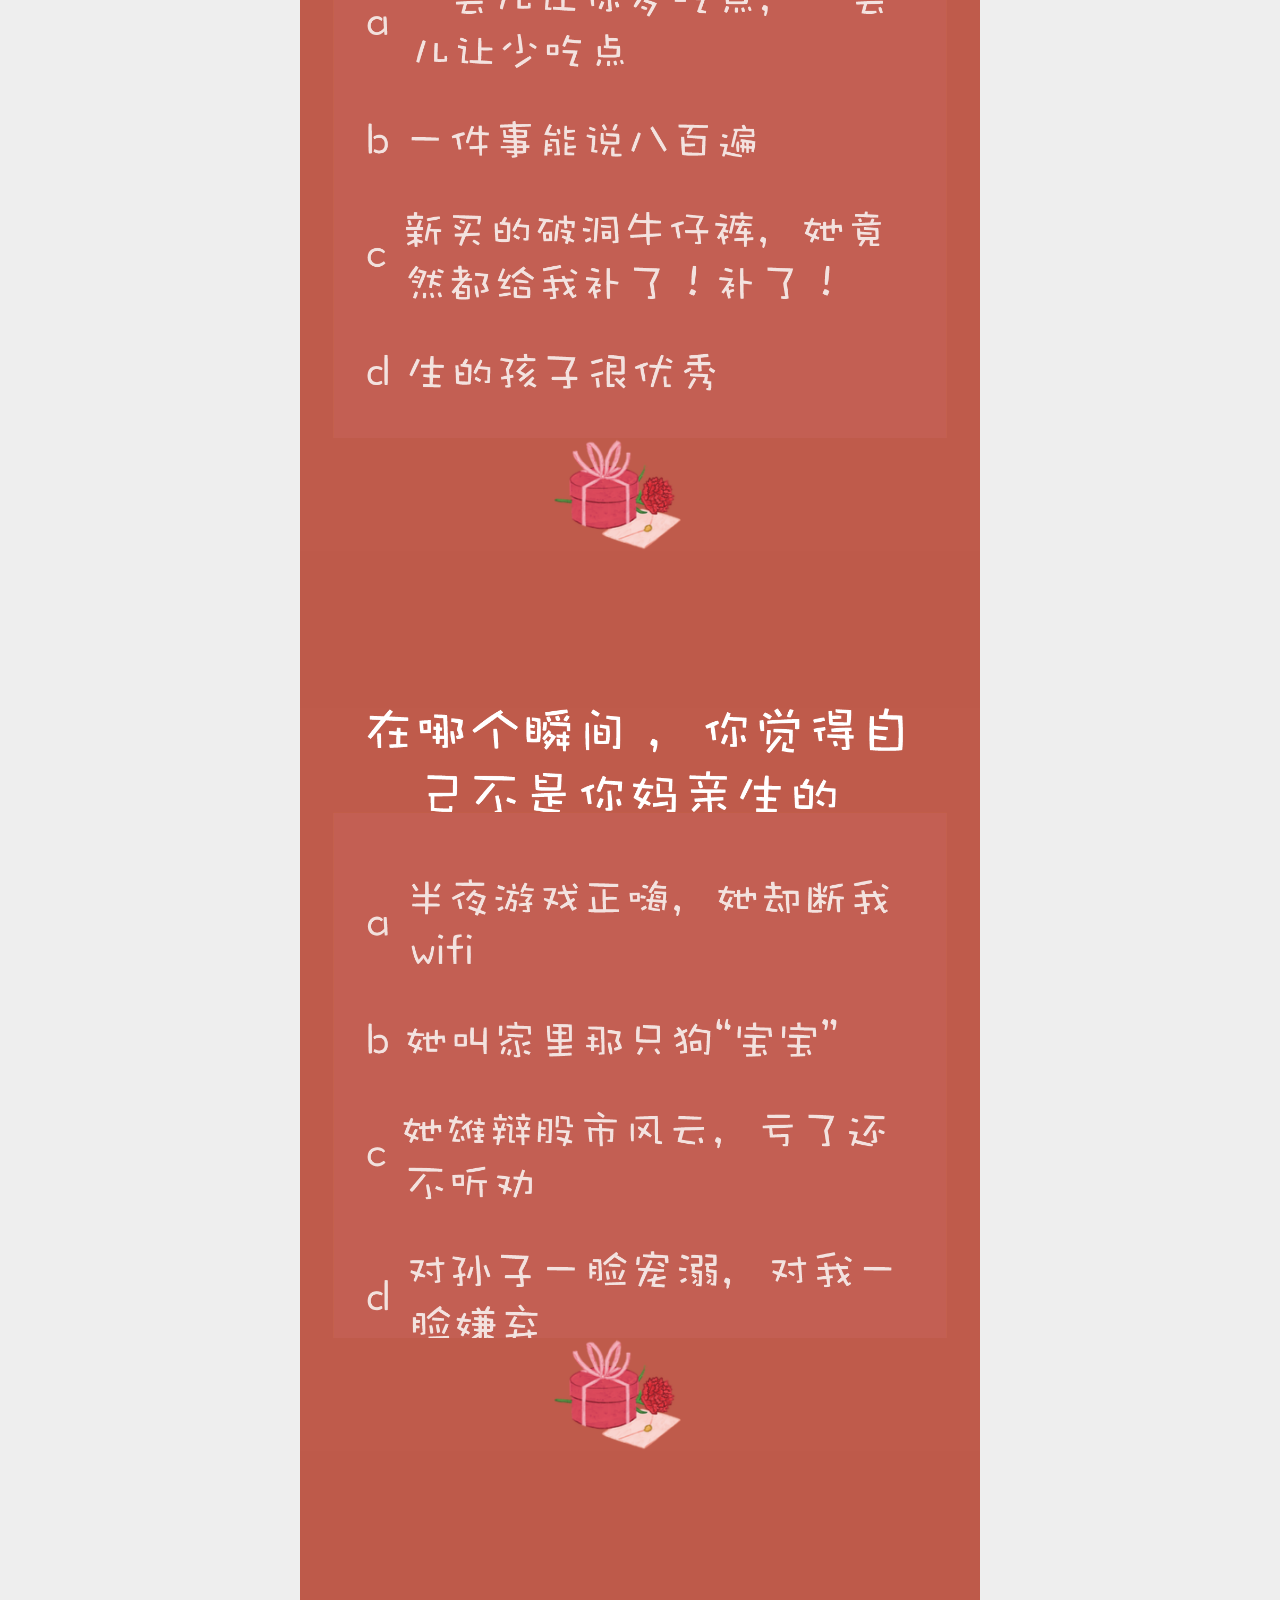
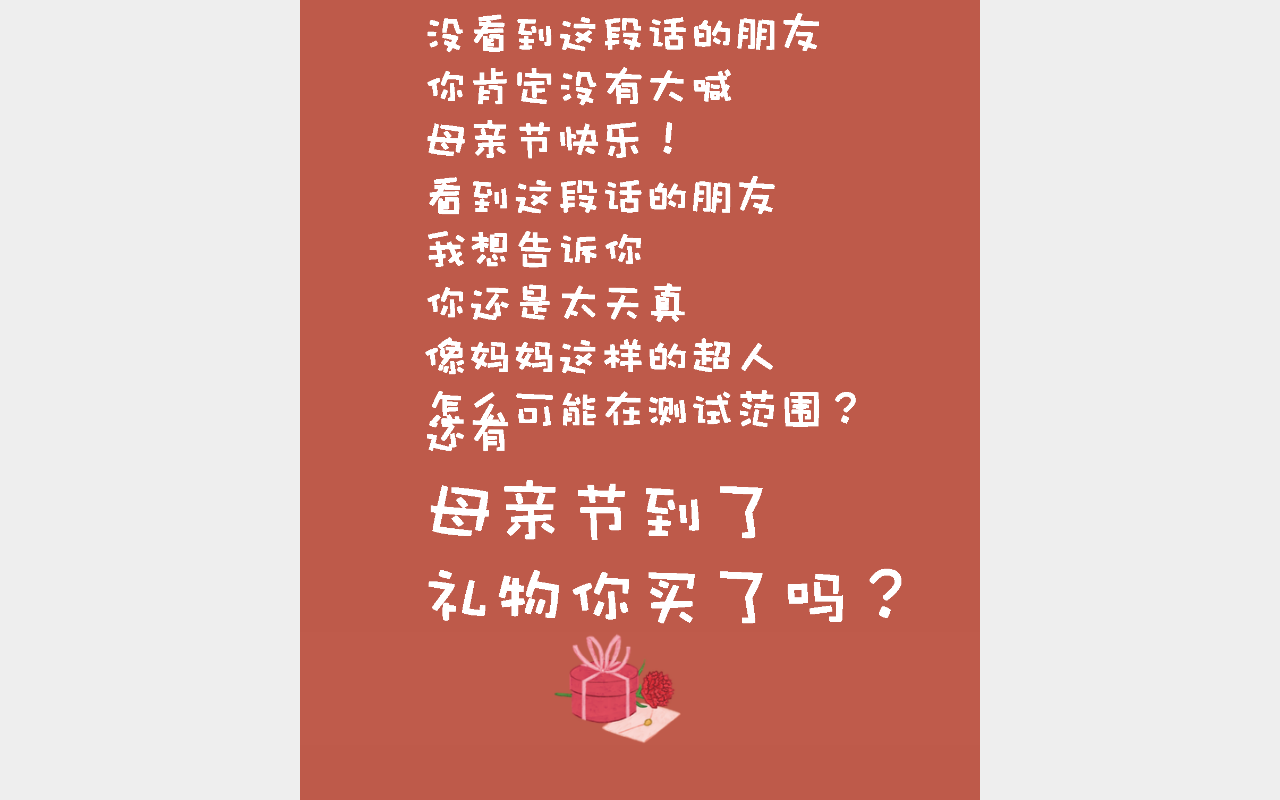
<file: dfzq/20170512/demo/index.html>
<!doctype html>
<html>
<head>
<meta charset="utf-8">
<title>一个全世界玩疯了的母亲节的有趣问答</title>
  <meta name="viewport" content="width=device-width,initial-scale=1,user-scalable=0">
  <link rel="stylesheet" href="./weui/style/weui.css"/>
  <link rel="stylesheet" href="./weui/style/weui2.css"/>
  <link rel="stylesheet" href="./weui/style/weui3.css"/>
  <script src="./weui/zepto.min.js"></script>
  <script src="./weui/fullpage.js"></script>
<style>
.page-wrap {
    width: 100%;
    height: 100%;
}
.page {
    width: 100%;
    height: 100%;
    -webkit-backface-visibility: hidden;
    -webkit-perspective: 1000;
}

.page{
    background-color: #BE5A4A;
}
.current .arrow {
    -webkit-animation: swipeMoveTop 1.5s 1s ease infinite;
}

.current .arrow-h {
    -webkit-animation: swipeMoveLeft 1.5s 1s ease infinite;
}

.current #readygo{
	-webkit-animation: swipeMoveLeft 4s 2s ease infinite;
}

/*上滑提示*/
@-webkit-keyframes swipeMoveTop {
    0% {
        opacity: 0;
        -webkit-transform: translate3d(0, 10px, 0);
    }
    70% {
        opacity: 1;
        -webkit-transform: translate3d(0, 0, 0);
    }
    100% {
        opacity: 0;
        -webkit-transform: translate3d(0, -10px, 0);
    }
}

/*左滑提示*/
@-webkit-keyframes swipeMoveLeft {
    0% {
        opacity: 0;
        -webkit-transform: translate3d(10px, 0, 0);
    }
    70% {
        opacity: 1;
        -webkit-transform: translate3d(0, 0, 0);
    }
    100% {
        opacity: 0;
        -webkit-transform: translate3d(-10px, 0, 0);
    }
}

@-webkit-keyframes slideToTop {
    0% {
        opacity: 0;
        -webkit-transform: translate3d(0, 100px, 0);
    }
    100% {
        opacity: 1;
        -webkit-transform: translate3d(0, 0, 0);
    }
}




/*自定义*/
.title {
    width: 100%;
    text-align: center;
    padding-top: 40px;
    color: #000;
    font-size: 18px;
    opacity: 0;
}

.subtitle {
    width: 100%;
    text-align: center;
    padding-top: 20px;
    color: #000;
    font-size: 16px;
    opacity: 0;
}
.current .title{
	-webkit-animation: slideToTop .8s ease both;
}

.current .animation{
	-webkit-animation: slideToTop .8s ease both;
}

.current .subtitle{
	-webkit-animation: slideToTop .8s 0.3s ease both;
}
</style>
<script>
$(function(){

});
</script>
</head>
<body ontouchstart>
<div class="page-wrap">
    <div class="page">
        <img class="nextpage" src="./images/pang.1.jpg" style="position: absolute; width: 100%; height: 100%;">
		<div class="nextpage animation" style="position: absolute;width:100%;top:16.8%;left:0;"><img src="./images/pang.1_03.png?v=1" style="width:100%"></div>
		<div class="weui_btn_default weui-header" style="background:#fff;padding: 0;margin: 0;height: 48px;">
			<div class="weui-header-left" style="position: absolute;left:0;top:0;"><img src="./images/pang-1-_01.png" style="height:48px"></div>
			<img id="headimg" src="./images/pang-1-_00.png" style="width:100%;height:auto;float:left;">
			<div class="weui-header-right" style="position: absolute;right:0;top:0;"><img src="./images/pang-1-_03.png" style="height:48px"></div> 
		</div>
    </div>
	<div class="page" data-lock-next="true">
		<div class="animation" style="position: absolute;width:100%;top:25%;left:0;"><img src="./images/pang.2_02.png?v=1" style="width:100%"></div>
		<div id="readygo" class="nextpage" style="position: absolute;width:100%;top:54%;left:0;"><img src="./images/pang.2_04.png?v=1" style="width:100%"></div>
		<div class="" style="position: absolute;width:100%;top:66.6%;left:0;"><img src="./images/pang.2_07.png?v=1" style="width:100%"></div>
    </div>
    <div class="page" style="-webkit-overflow-scrolling: touch;" data-lock-next="true">
		<div class="animation" style="position:absolute;width:100%;top:14.9%;left:0;"><img src="./images/pang-3.1_02.png?v=1" style="width:100%"></div>
		<div class="cntimgs" style="position:absolute;width:100%;top:23.6%;left:0;">
			<img class="imgs" src="./images/pang-3.1_04.png?v=1" style="width:100%">
			<div class="imgs clickable"><img src="./images/pang-3.1_05.png?v=1" style="width:100%"></div>
			<div class="imgs clickable"><img src="./images/pang-3.1_06.png?v=1" style="width:100%"></div>
			<div class="imgs clickable"><img src="./images/pang-3.1_07.png?v=1" style="width:100%"></div>
			<div class="imgs clickable"><img src="./images/pang-3.1_08.png?v=1" style="width:100%"></div>
			<div class="imgs clickable"><img src="./images/pang-3.1_09.png?v=1" style="width:100%"></div>
			<div class="imgs clickable"><img src="./images/pang-3.1_10.png?v=1" style="width:100%"></div>
			<img class="imgs" src="./images/pang-3.1_11.png?v=1" style="width:100%">
		</div>
		<div class="" style="position: absolute;width:100%;top:82%;left:0;"><img src="./images/pang.2_07.png?v=1" style="width:100%"></div>
    </div>
	<div class="page" style="-webkit-overflow-scrolling: touch;" data-lock-next="true">
		<div class="animation" style="position:absolute;width:100%;top:14.9%;left:0;"><img src="./images/pang-3.2_02.png?v=1" style="width:100%"></div>
		<div class="cntimgs" style="position:absolute;width:100%;top:23.6%;left:0;">
			<img class="imgs" src="./images/pang-3.2_04.png?v=1" style="width:100%">
			<div class="imgs clickable"><img src="./images/pang-3.2_05.png?v=1" style="width:100%"></div>
			<div class="imgs clickable"><img src="./images/pang-3.2_06.png?v=1" style="width:100%"></div>
			<div class="imgs clickable"><img src="./images/pang-3.2_07.png?v=1" style="width:100%"></div>
			<div class="imgs clickable"><img src="./images/pang-3.2_08.png?v=1" style="width:100%"></div>
			<div class="imgs clickable"><img src="./images/pang-3.2_09.png?v=1" style="width:100%"></div>
			<img class="imgs" src="./images/pang-3.2_10.png?v=1" style="width:100%">
		</div>
		<div class="" style="position: absolute;width:100%;top:82%;left:0;"><img src="./images/pang.2_07.png?v=1" style="width:100%"></div>
    </div>
	<div class="page" style="-webkit-overflow-scrolling: touch;" data-lock-next="true">
		<div class="animation" style="position:absolute;width:100%;top:14.9%;left:0;"><img src="./images/pang-3.3_02.png?v=1" style="width:100%"></div>
		<div class="cntimgs" style="position:absolute;width:100%;top:23.6%;left:0;">
			<img class="imgs" src="./images/pang-3.3_04.png?v=1" style="width:100%">
			<div class="imgs clickable"><img src="./images/pang-3.3_05.png?v=1" style="width:100%"></div>
			<div class="imgs clickable"><img src="./images/pang-3.3_06.png?v=1" style="width:100%"></div>
			<div class="imgs clickable"><img src="./images/pang-3.3_07.png?v=1" style="width:100%"></div>
			<div class="imgs clickable"><img src="./images/pang-3.3_08.png?v=1" style="width:100%"></div>
			<div class="imgs clickable"><img src="./images/pang-3.3_09.png?v=1" style="width:100%"></div>
			<img class="imgs" src="./images/pang-3.3_10.png?v=1" style="width:100%">
		</div>
		<div class="" style="position: absolute;width:100%;top:82%;left:0;"><img src="./images/pang.2_07.png?v=1" style="width:100%"></div>
    </div>
	<div class="page" style="-webkit-overflow-scrolling: touch;" data-lock-next="true">
		<div class="animation" style="position:absolute;width:100%;top:12%;left:0;"><img src="./images/pang-3.4_02.png?v=1" style="width:100%"></div>
		<div class="cntimgs" style="position:absolute;width:100%;top:23.6%;left:0;">
			<img class="imgs" src="./images/pang-3.4_04.png?v=1" style="width:100%">
			<div class="imgs clickable"><img src="./images/pang-3.4_05.png?v=1" style="width:100%"></div>
			<div class="imgs clickable"><img src="./images/pang-3.4_06.png?v=1" style="width:100%"></div>
			<div class="imgs clickable"><img src="./images/pang-3.4_07.png?v=1" style="width:100%"></div>
			<div class="imgs clickable"><img src="./images/pang-3.4_08.png?v=1" style="width:100%"></div>
			<img class="imgs" src="./images/pang-3.4_09.png?v=1" style="width:100%">
		</div>
		<div class="" style="position: absolute;width:100%;top:82%;left:0;"><img src="./images/pang.2_07.png?v=1" style="width:100%"></div>
    </div>
	<div class="page" style="-webkit-overflow-scrolling: touch;" data-lock-next="true">
		<div class="animation" style="position:absolute;width:100%;top:12%;left:0;"><img src="./images/pang-3.5_02.png?v=1" style="width:100%"></div>
		<div class="cntimgs" style="position:absolute;width:100%;top:23.6%;left:0;">
			<img class="imgs" src="./images/pang-3.5_04.png?v=1" style="width:100%">
			<div class="imgs clickable"><img src="./images/pang-3.5_05.png?v=1" style="width:100%"></div>
			<div class="imgs clickable"><img src="./images/pang-3.5_06.png?v=1" style="width:100%"></div>
			<div class="imgs clickable"><img src="./images/pang-3.5_07.png?v=1" style="width:100%"></div>
			<div class="imgs clickable"><img src="./images/pang-3.5_08.png?v=1" style="width:100%"></div>
			<img class="imgs" src="./images/pang-3.5_09.png?v=1" style="width:100%">
		</div>
		<div class="" style="position: absolute;width:100%;top:82%;left:0;"><img src="./images/pang.2_07.png?v=1" style="width:100%"></div>
    </div>
    <div class="page">
		<div class="" style="position: absolute;width:100%;top:12.5%;left:0;"><img src="./images/last_02.png?v=1" style="width:100%"></div>
		<div class="animation" style="position: absolute;width:100%;top:30.7%;left:0;"><img src="./images/last_04.png?v=1" style="width:100%"></div>
		<div class="" style="position: absolute;width:100%;top:57%;left:0;"><img src="./images/last_06.png?v=1" style="width:100%"></div>
		<div class="" style="position: absolute;width:100%;top:81.3%;left:0;"><img src="./images/pang.2_07.png?v=1" style="width:100%"></div>
    </div>
</div>
<script>
	var PageSlider =  new PageSlider({
        pages: $('.page-wrap .page'),
        animationPlayOnce: false,
        direction: 'v',
        gestureFollowing: 'true'
    });
	$('#btn, .nextpage').on('tap', function(){
        PageSlider.next();
    });
	$('.clickable').on('tap', function(){
		$(this).parent().find('.checked').removeClass("checked");
        if($(this).hasClass("checked")){
			$(this).removeClass("checked");
		}else{
			$(this).addClass("checked");
		}
		sleep(500).then(() => {
			PageSlider.next();
		})
	});
	function sleep (time) {
		return new Promise((resolve) => setTimeout(resolve, time));
	}
	$(function($) {
		var height = $('#headimg').height();
		if(height <= 48){
			return false;
		}
		$('.weui-header').css('height',height+'px');
		$('.weui-header .weui-header-left img').css('height',height+'px');
		$('.weui-header .weui-header-right img').css('height',height+'px');
	})
</script>
<div style="position: absolute; width:1px; height:1px;top:-1px;left:-1px;"><audio autoplay="autoplay" preload="auto" src="./mu/1-01-Coda.mp3" loop="loop"></audio></div>
</body>
</html>
</file>
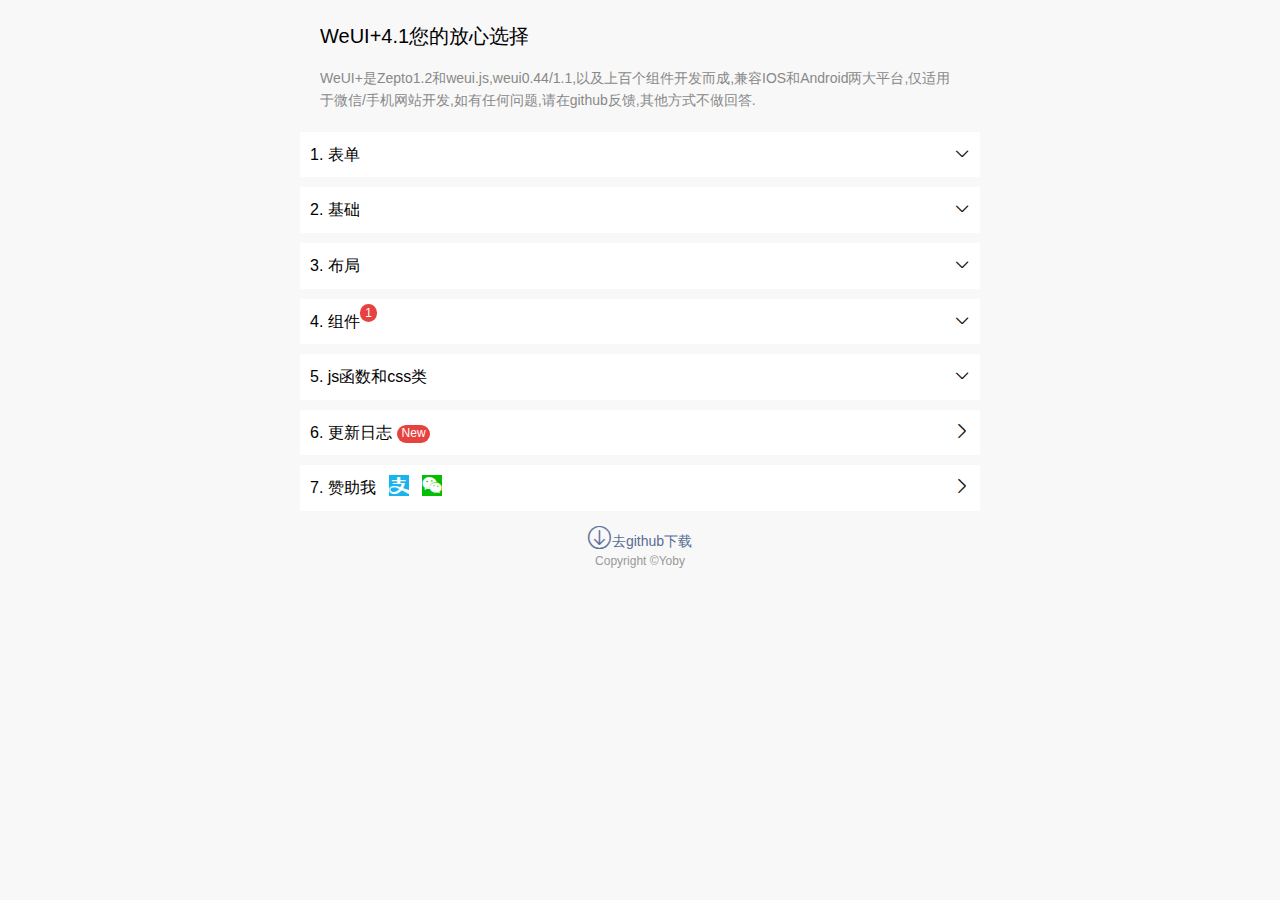
<file: dfzq/20170512/weui/index.html>
<!doctype html>
<html>
<head>
<meta charset="utf-8">
<title>WeUI+在线演示</title>
 <meta name="viewport" content="width=device-width,initial-scale=1,user-scalable=0">
  <link rel="stylesheet" href="style/weui.css"/>
  <link rel="stylesheet" href="style/weui2.css"/>
  <link rel="stylesheet" href="style/weui3.css"/>
      <script src="zepto.min.js"></script>
      <script src="php.js"></script>
      
      <script>
     
  $(function(){
  /* document.querySelector('body').addEventListener('touchmove', function(e) {
    e.preventDefault();
})*/
	  $('.js-category').click(function(){
			$parent = $(this).parent('li');
		   if($parent.hasClass('js-show')){
                        $parent.removeClass('js-show');
                        $(this).children('i').removeClass('icon-35').addClass('icon-74');
                    }else{
                        $parent.siblings().removeClass('js-show');
                        $parent.addClass('js-show');
                        $(this).children('i').removeClass('icon-74').addClass('icon-35');
                         $parent.siblings().find('i').removeClass('icon-35').addClass('icon-74');
                    }
		  });
	  
	  
	  });    
      
      </script>
</head>

<body ontouchstart  class="page-bg">
<div class="page-hd">
        <h1 class="page-hd-title">
            WeUI+4.1您的放心选择
        </h1>
        <p class="page-hd-desc">WeUI+是Zepto1.2和weui.js,weui0.44/1.1,以及上百个组件开发而成,兼容IOS和Android两大平台,仅适用于微信/手机网站开发,如有任何问题,请在github反馈,其他方式不做回答.</p>
    </div>
<div class="page-bd">
        <ul>
            <li><div class="weui-flex js-category" >
                    <div class="weui-flex-item" >1. 表单</div>
                    <i class="icon icon-74"></i>
                </div>
                <div class="page-category js-categoryInner">
                
                    <div class="weui_cells weui_cells_access" style="margin-top: 0px;">
            <a class="weui_cell" href="c/form1.html">
                <div class="weui_cell_bd weui_cell_primary">
                    <p>单选,复选,逻辑开关</p>
                </div>
                <div class="weui_cell_ft">3.1</div>
            </a>
            <a class="weui_cell" href="c/form2.html">
                <div class="weui_cell_bd weui_cell_primary">
                    <p>输入框,表单验证</p>
                </div>
                <div class="weui_cell_ft">3.1</div>
            </a>
                        <a class="weui_cell" href="c/form3.html">
                <div class="weui_cell_bd weui_cell_primary">
                    <p>按钮</p>
                </div>
                <div class="weui_cell_ft">3.1</div>
            </a>
                        <a class="weui_cell" href="c/form4.html">
                <div class="weui_cell_bd weui_cell_primary">
                    <p>picker,省市县,日期,时间</p>
                </div>
                <div class="weui_cell_ft">3.1</div>
            </a>            
                         <a class="weui_cell" href="c/form5.html">
                <div class="weui_cell_bd weui_cell_primary">
                    <p>popup,select</p>
                </div>
                <div class="weui_cell_ft">3.1</div>
            </a> 
                          <a class="weui_cell" href="c/form6.html">
                <div class="weui_cell_bd weui_cell_primary">
                    <p>加减操作,打分</p>
                </div>
                <div class="weui_cell_ft">3.1</div>
            </a>                  
                          <a class="weui_cell" href="c/form8.html">
                <div class="weui_cell_bd weui_cell_primary">
                    <p>搜索</p>
                </div>
                <div class="weui_cell_ft">3.1</div>
            </a> 
                                    <a class="weui_cell" href="c/form9.html">
                <div class="weui_cell_bd weui_cell_primary">
                    <p>表单预览</p>
                </div>
                <div class="weui_cell_ft">3.1</div>
            </a>
                                                <a class="weui_cell" href="c/form10.html">
                <div class="weui_cell_bd weui_cell_primary">
                    <p class="weui-reddot">slider滑块</p>
                </div>
                <div class="weui_cell_ft">3.6</div>
            </a>   
                                  
        </div>
                    
                </div>
            </li><li>
                <div class="weui-flex js-category" >
                    <p class="weui-flex-item" >2. 基础</p>
                    <i class="icon icon-74"></i>
                </div>
                 <div class="page-category js-categoryInner">
                     <div class="weui_cells weui_cells_access" style="margin-top: 0px;">
            <a class="weui_cell" href="c/base1.html">
                <div class="weui_cell_bd weui_cell_primary">
                    <p>footer</p>
                </div>
                <div class="weui_cell_ft">3.1</div>
            </a>
            <a class="weui_cell" href="c/base2.html">
                <div class="weui_cell_bd weui_cell_primary">
                    <p>flex</p>
                </div>
                <div class="weui_cell_ft">3.2</div>
            </a>
             <a class="weui_cell" href="c/base3.html">
                <div class="weui_cell_bd weui_cell_primary">
                    <p>字体大小,颜色,背景,h1-h6</p>
                </div>
                <div class="weui_cell_ft">3.1</div>
            </a>
              <a class="weui_cell" href="c/base4.html">
                <div class="weui_cell_bd weui_cell_primary">
                    <p>1px边框,圆角矩形</p>
                </div>
                <div class="weui_cell_ft">3.1</div>
            </a>
              <a class="weui_cell" href="c/base5.html">
                <div class="weui_cell_bd weui_cell_primary">
                    <p >九宫格</p>
                </div>
                <div class="weui_cell_ft">3.3</div>
            </a> 
               <a class="weui_cell" href="c/base6.html">
                <div class="weui_cell_bd weui_cell_primary">
                    <p>表格</p>
                </div>
                <div class="weui_cell_ft">3.1</div>
            </a> 
                          <a class="weui_cell" href="c/base7.html">
                <div class="weui_cell_bd weui_cell_primary">
                    <p>文章格式</p>
                </div>
                <div class="weui_cell_ft">3.1</div>
            </a>  
                           <a class="weui_cell" href="c/base8.html">
                <div class="weui_cell_bd weui_cell_primary">
                    <p>9种常见颜色值,时间线,分割线,加载中</p>
                </div>
                <div class="weui_cell_ft">3.1</div>
            </a>             
                            <a class="weui_cell" href="c/base9.html">
                <div class="weui_cell_bd weui_cell_primary">
                    <p class="weui-reddot">导航,动画,小红点,徽标</p>
                </div>
                <div class="weui_cell_ft">3.6</div>
            </a>            
                            <a class="weui_cell" href="c/base10.html">
                <div class="weui_cell_bd weui_cell_primary">
                    <p>图标</p>
                </div>
                <div class="weui_cell_ft">3.1</div>
            </a>  
                                      <a class="weui_cell" href="c/base11.html">
                <div class="weui_cell_bd weui_cell_primary">
                    <p>标签,图片效果,头像</p>
                </div>
                <div class="weui_cell_ft">3.1</div>
            </a>    
                                               <a class="weui_cell" href="c/base12.html">
                <div class="weui_cell_bd weui_cell_primary">
                    <p>gallery</p>
                </div>
                <div class="weui_cell_ft">3.1</div>
            </a>  
                                                <a class="weui_cell" href="c/base13.html">
                <div class="weui_cell_bd weui_cell_primary">
                    <p  >仿微信底部菜单</p>
                </div>
                <div class="weui_cell_ft">3.3</div>
            </a>            
                                                              <a class="weui_cell" href="c/base14.html">
                <div class="weui_cell_bd weui_cell_primary">
                    <p  class="weui-reddot">视频角标</p>
                </div>
                <div class="weui_cell_ft">3.7</div>
            </a>   
                                                                        <a class="weui_cell" href="c/base15.html">
                <div class="weui_cell_bd weui_cell_primary">
                    <p  class="weui-reddot">倒计时</p>
                </div>
                <div class="weui_cell_ft">3.7</div>
            </a>       
        </div>                   
                </div>               
            </li>
             <li>
                <div class="weui-flex js-category" >
                    <p class="weui-flex-item">3. 布局</p>
                    <i class="icon icon-74"></i>
                </div>
                 <div class="page-category js-categoryInner">
                     <div class="weui_cells weui_cells_access" style="margin-top: 0px;">
            <a class="weui_cell" href="c/cell1.html">
                <div class="weui_cell_bd weui_cell_primary">
                    <p>列表list</p>
                </div>
                <div class="weui_cell_ft">3.1</div>
            </a>
            <a class="weui_cell" href="c/cell2.html">
                <div class="weui_cell_bd weui_cell_primary">
                    <p>面板panel</p>
                </div>
                <div class="weui_cell_ft">3.1</div>
            </a>
              <a class="weui_cell" href="c/cell3.html">
                <div class="weui_cell_bd weui_cell_primary">
                    <p>分页,评论</p>
                </div>
                <div class="weui_cell_ft">3.1</div>
            </a>          
             <a class="weui_cell" href="c/cell4.html">
                <div class="weui_cell_bd weui_cell_primary">
                    <p>上拉下拉</p>
                </div>
                <div class="weui_cell_ft">3.1</div>
            </a>
            <a class="weui_cell" href="c/cell5.html">
                <div class="weui_cell_bd weui_cell_primary">
                    <p>微信文章</p>
                </div>
                <div class="weui_cell_ft">3.1</div>
            </a>            
            <a class="weui_cell" href="c/cell6.html">
                <div class="weui_cell_bd weui_cell_primary">
                    <p>js模板</p>
                </div>
                <div class="weui_cell_ft">3.1</div>
            </a> 
              <a class="weui_cell" href="c/cell7.html">
                <div class="weui_cell_bd weui_cell_primary">
                    <p>朋友圈</p>
                </div>
                <div class="weui_cell_ft">3.1</div>
            </a>           
              <a class="weui_cell" href="c/cell8.html">
                <div class="weui_cell_bd weui_cell_primary">
                    <p>Msg成功,失败,页面空白占用,弹出图片</p>
                </div>
                <div class="weui_cell_ft">3.2</div>
            </a>               
               <a class="weui_cell" href="c/cell9.html">
                <div class="weui_cell_bd weui_cell_primary">
                    <p>显示展开,手风琴</p>
                </div>
                <div class="weui_cell_ft">3.1</div>
            </a>           
                                   
        </div>                   
                </div>               
            </li>                     
            <li>
                <div class="weui-flex js-category" >
                    <p class="weui-flex-item " style="position: relative;margin-right: 10px;">4. 组件<span class="weui-badge" style="position: absolute;top: -.4em;">1</span></p>
                    <i class="icon icon-74"></i>
                </div>
                 <div class="page-category js-categoryInner">
                     <div class="weui_cells weui_cells_access" style="margin-top: 0px;">
            <a class="weui_cell" href="c/js1.html">
                <div class="weui_cell_bd weui_cell_primary">
                    <p>dialog,toptips</p>
                </div>
                <div class="weui_cell_ft">3.1</div>
            </a>
            <a class="weui_cell" href="c/js2.html">
                <div class="weui_cell_bd weui_cell_primary">
                    <p>actions</p>
                </div>
                <div class="weui_cell_ft">3.1</div>
            </a>
             <a class="weui_cell" href="c/js3.html">
                <div class="weui_cell_bd weui_cell_primary">
                    <p>上传进度条</p>
                </div>
                <div class="weui_cell_ft">3.1</div>
            </a>    
              <a class="weui_cell" href="c/js4.html">
                <div class="weui_cell_bd weui_cell_primary">
                    <p>navbar</p>
                </div>
                <div class="weui_cell_ft">3.1</div>
            </a>            
             <a class="weui_cell" href="c/js5.html">
                <div class="weui_cell_bd weui_cell_primary">
                    <p>tabbar</p>
                </div>
                <div class="weui_cell_ft">3.1</div>
            </a>             
              <a class="weui_cell" href="c/js6.html">
                <div class="weui_cell_bd weui_cell_primary">
                    <p>轮播swipe</p>
                </div>
                <div class="weui_cell_ft">3.1</div>
            </a>  
              <a class="weui_cell" href="c/js7.html">
                <div class="weui_cell_bd weui_cell_primary">
                    <p>微信分享</p>
                </div>
                <div class="weui_cell_ft">3.1</div>
            </a>                               
               <a class="weui_cell" href="c/js8.html">
                <div class="weui_cell_bd weui_cell_primary">
                    <p>音频播放,视频</p>
                </div>
                <div class="weui_cell_ft">3.1</div>
            </a> 
               <a class="weui_cell" href="c/js9.html">
                <div class="weui_cell_bd weui_cell_primary">
                    <p>二维码生成,名片二维码,左滑动</p>
                </div>
                <div class="weui_cell_ft">3.1</div>
            </a> 
                <a class="weui_cell" href="c/js10.html">
                <div class="weui_cell_bd weui_cell_primary">
                    <p>图片上传,压缩</p>
                </div>
                <div class="weui_cell_ft">3.1</div>
            </a>           
      
      
                     <a class="weui_cell" href="http://weixin.yoby123.cn/app/index.php?i=1&c=entry&do=fm&m=yoby_test">
                <div class="weui_cell_bd weui_cell_primary">
                    <p>JSSDK演示</p>
                </div>
                <div class="weui_cell_ft">3.1</div>
            </a>  
                   <a class="weui_cell" href="c/js11.html">
                <div class="weui_cell_bd weui_cell_primary">
                    <p>lazy懒加载图片</p>
                </div>
                <div class="weui_cell_ft">3.1</div>
            </a>
                   <a class="weui_cell" href="c/js12.html">
                <div class="weui_cell_bd weui_cell_primary">
                    <p >摇一摇</p>
                </div>
                <div class="weui_cell_ft">3.4</div>
            </a> 
                   <a class="weui_cell" href="c/js13.html">
                <div class="weui_cell_bd weui_cell_primary">
                    <p >vconsole调试工具</p>
                </div>
                <div class="weui_cell_ft">3.4</div>
            </a>			
                 <a class="weui_cell" href="c/js14.html">
                <div class="weui_cell_bd weui_cell_primary">
                    <p >fullpage单页</p>
                </div>
                <div class="weui_cell_ft">3.5</div>
            </a>	  
                <a class="weui_cell" href="c/js15.html">
                <div class="weui_cell_bd weui_cell_primary">
                    <p class="weui-reddot">vue2.1.6</p>
                </div>
                <div class="weui_cell_ft">4.0</div>
            </a>	
                              <a class="weui_cell" href="c/js16.html">
                <div class="weui_cell_bd weui_cell_primary">
                    <p class="weui-reddot">jssdk音频播放</p>
                </div>
                <div class="weui_cell_ft">4.1</div>
            </a>	
                            <a class="weui_cell" href="c/js17.html">
                <div class="weui_cell_bd weui_cell_primary">
                    <p class="weui-reddot">音频播放插件</p>
                </div>
                <div class="weui_cell_ft">4.1</div>
            </a>
        </div>                   
                </div>               
            </li>            
                      
            <li>
                <div class="weui-flex js-category" >
                    <p class="weui-flex-item">5. js函数和css类</p>
                    <i class="icon icon-74"></i>
                </div>
                 <div class="page-category js-categoryInner">
                     <div class="weui_cells weui_cells_access" style="margin-top: 0px;">
            <a class="weui_cell" href="c/css1.html">
                <div class="weui_cell_bd weui_cell_primary">
                    <p>zepto扩展方法</p>
                </div>
                <div class="weui_cell_ft">只包含zepto.min.js之内</div>
            </a>
            <a class="weui_cell" href="c/css2.html">
                <div class="weui_cell_bd weui_cell_primary">
                    <p>js/css插件一览表</p>
                </div>
                <div class="weui_cell_ft">插件和对应功能</div>
            </a>
            <a class="weui_cell" href="c/css3.html">
                <div class="weui_cell_bd weui_cell_primary">
                    <p>js写的php函数一览表</p>
                </div>
                <div class="weui_cell_ft">单独可用</div>
            </a> 
             <a class="weui_cell" href="c/css4.html">
                <div class="weui_cell_bd weui_cell_primary">
                    <p>css常用类一览表</p>
                </div>
                <div class="weui_cell_ft">基础类,单独用</div>
            </a>
        </div>                   
                </div>               
            </li>
             <li onclick="location.href='c/help1.html'">
                <div class="weui-flex " >
                    <p class="weui-flex-item">6. 更新日志<span class="weui-badge" style="margin-left: 5px;">New</span></p>
                    <i class="icon icon-108"></i>
                </div>
                           
            </li>   
       
                    <li onclick="location.href='c/help2.html'">
                <div class="weui-flex " >
                    <p class="weui-flex-item">7. 赞助我&nbsp;&nbsp;&nbsp;<i class="icon icon-11 f20 f-white bg-blue"></i>&nbsp;&nbsp;&nbsp;<i class="icon f-white f20 icon-14 bg-green"></i></p>
                    <i class="icon icon-108"></i>
                </div>
                         
            </li> 
                                
        </ul>
    </div>
<div class="weui-footer">
<a target="_blank" class="weui-footer-link" href="http://github.com/logoove/weui"><i class="icon icon-114 f24"></i>去github下载</a>
<p class="weui-footer-text">Copyright &copy;Yoby</p>

</div>
</body>
</html>
</file>
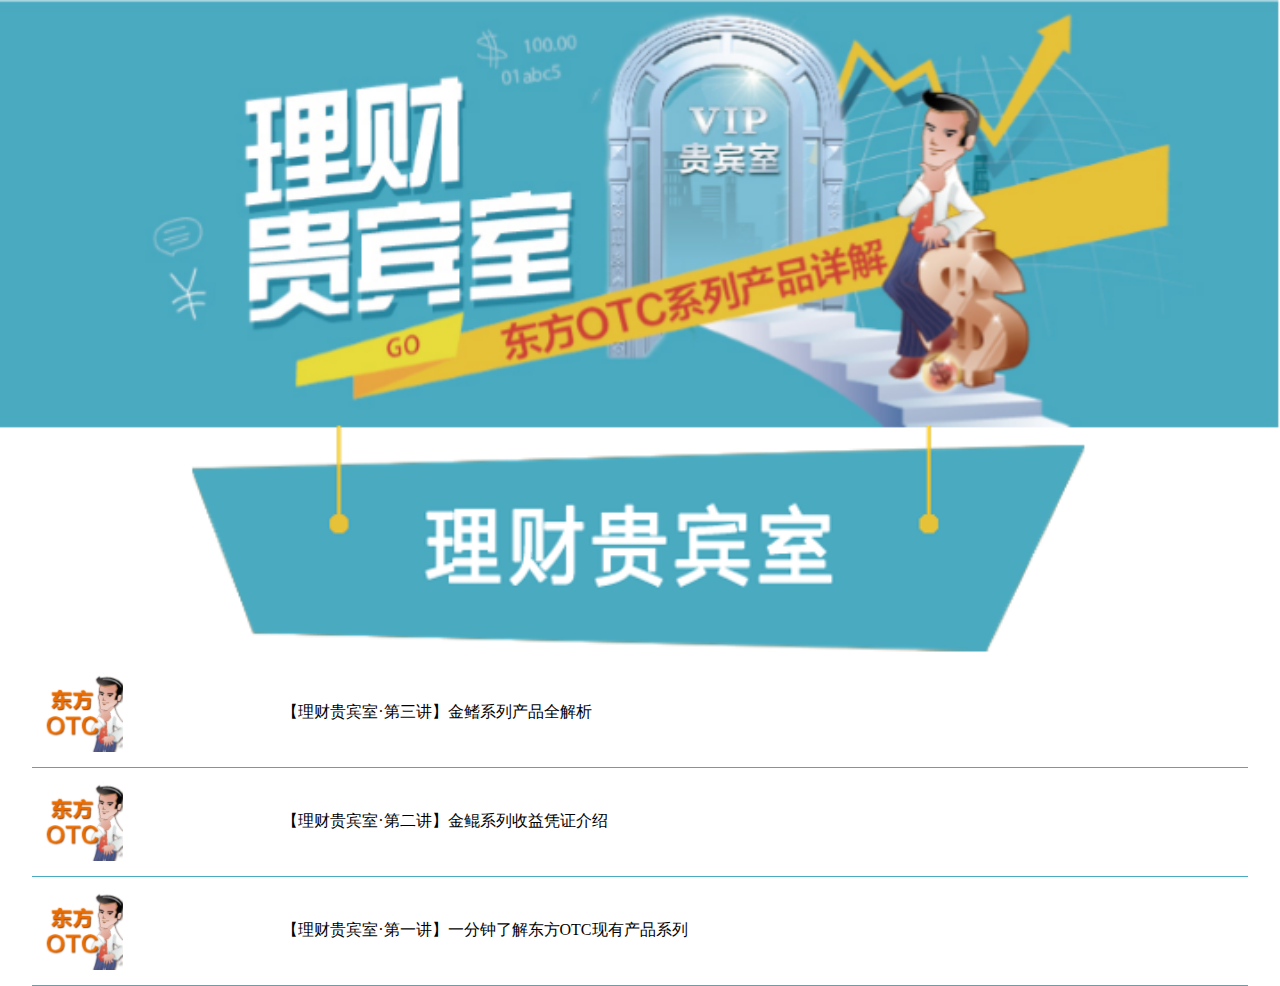
<file: dfzq/dfzq_otc_wechat/blue.html>
<!DOCTYPE html PUBLIC "-//WAPFORUM//DTDXHTMLMobile1.0//EN" "http://www.wapforum.org/DTD/xhtml-mobile10.dtd">
<html>
	<head>
		<title>OTC - 微课堂 - 东方证券</title>
		<meta http-equiv="Content-Type" content="text/html; charset=utf-8" />
		<meta name="viewport" content="width=device-width,initial-scale=1.0,maximum-scale=1.0,user-scalable=0"/>
		<style type="text/css">
			body{
				padding:0px;
				margin:0px;
			}
			table{
				border-collapse: collapse;
			}
			div{
				margin:0 0 0 0;
				padding:0 0 0 0;
			}
			p{
				font-size:0.8em;
				font-weight: 100;
			}
			a{
				font-size: 1em;
				font-weight: 500;
				color: #000;
				text-decoration: none;
			}
		</style>
	</head>
	<body>
		<div style="width: 100%;">
			<div><img src="images/blue-t.png" alt="" style="width: 100%;"/></div>
			<div>
				<table style="width: 95%;margin: 0px auto;">
					<tr>
						<td><img src="images/red-icon.png" alt=""/></td>
						<td><a href="http://mp.weixin.qq.com/s/BQ7NT_IHDLZzKeWIbGJEig">【理财贵宾室·第三讲】金鳍系列产品全解析</a></td>
					</tr>
					<tr>
						<td colspan="2" style="border-bottom: 1px #4aaac0 solid;"></td>
					</tr>
					<tr>
						<td><img src="images/red-icon.png" alt=""/></td>
						<td><a href="http://mp.weixin.qq.com/s/E6bQt-iACFE_Gokbn8M5FA">【理财贵宾室·第二讲】金鲲系列收益凭证介绍</a></td>
					</tr>
					<tr>
						<td colspan="2" style="border-bottom: 1px #4aaac0 solid;"></td>
					</tr>
					<tr>
						<td><img src="images/red-icon.png" alt=""/></td>
						<td><a href="http://mp.weixin.qq.com/s/5KTj-QDAVkEObiqj-xUihg">【理财贵宾室·第一讲】一分钟了解东方OTC现有产品系列</a></td>
					</tr>
					<tr>
						<td colspan="2" style="border-bottom: 1px #4aaac0 solid;"></td>
					</tr>
				</table>
			</div>
		</div>
	</body>
</html>
</file>
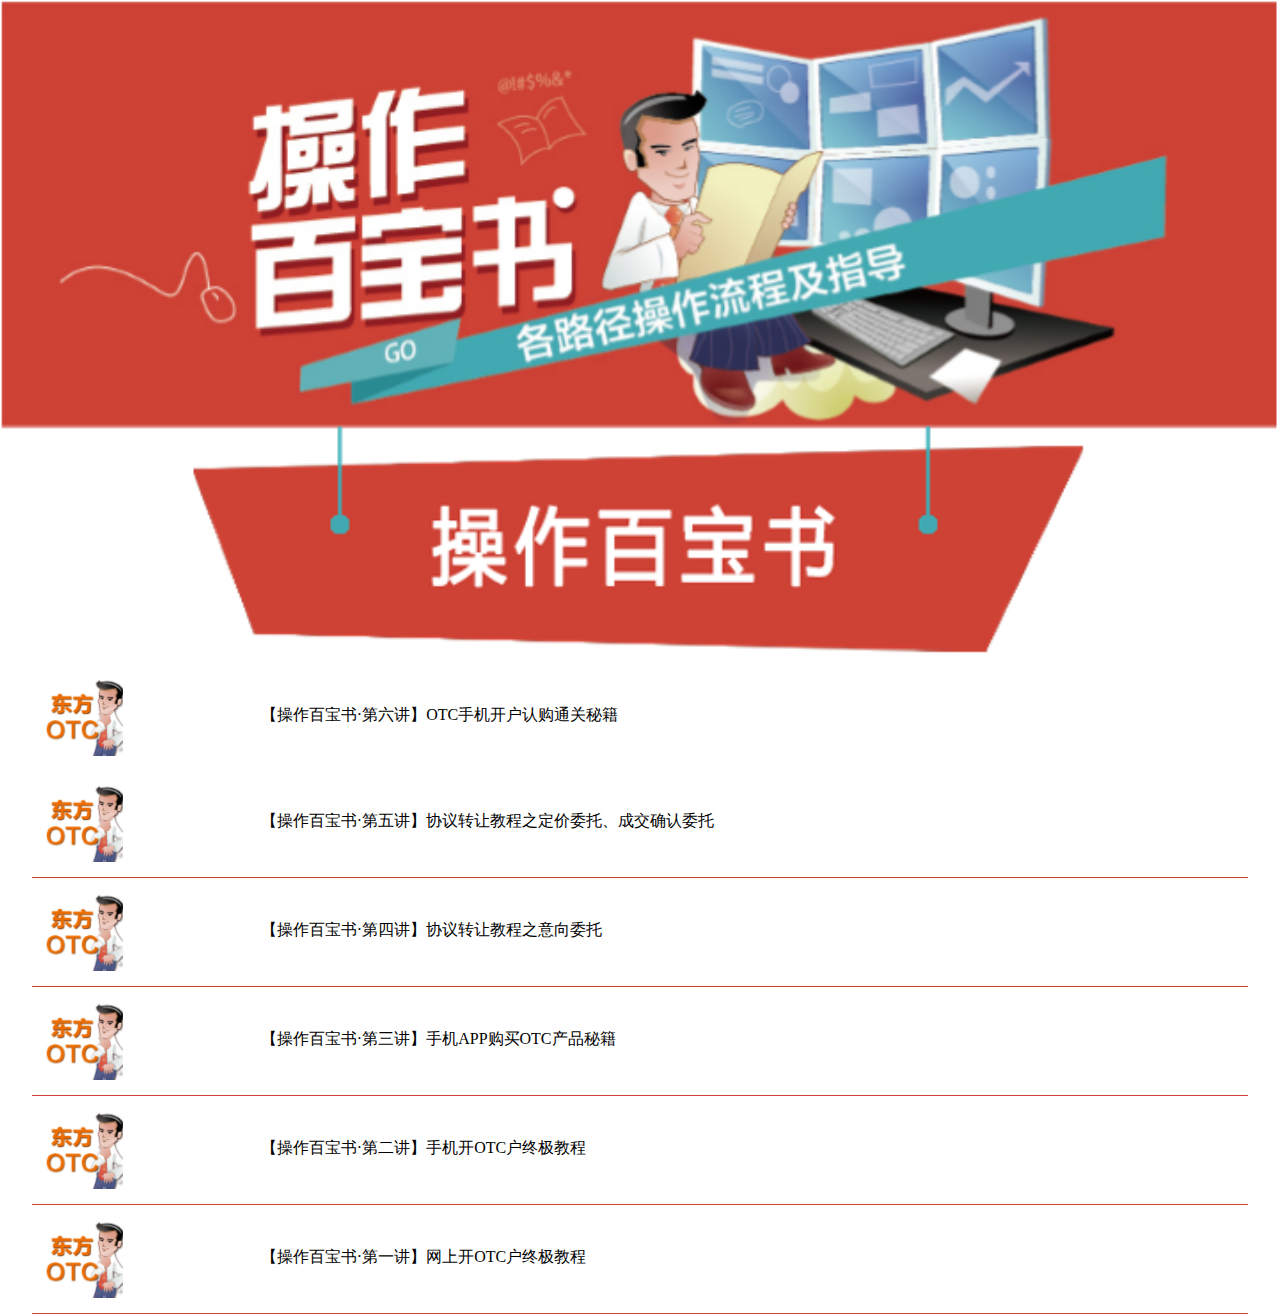
<file: dfzq/dfzq_otc_wechat/red.html>
<!DOCTYPE html PUBLIC "-//WAPFORUM//DTDXHTMLMobile1.0//EN" "http://www.wapforum.org/DTD/xhtml-mobile10.dtd">
<html>
	<head>
		<title>OTC - 微课堂 - 东方证券</title>
		<meta http-equiv="Content-Type" content="text/html; charset=utf-8" />
		<meta name="viewport" content="width=device-width,initial-scale=1.0,maximum-scale=1.0,user-scalable=0"/>
		<style type="text/css">
			body{
				padding:0px;
				margin:0px;
			}
			table{
				border-collapse: collapse;
			}
			div{
				margin:0 0 0 0;
				padding:0 0 0 0;
			}
			p{
				font-size:0.8em;
				font-weight: 100;
			}
			a{
				font-size: 1em;
				font-weight: 500;
				color: #000;
				text-decoration: none;
			}
		</style>
	</head>
	<body>
		<div style="width: 100%;">
			<div><img src="images/red-t.png" alt="" style="width: 100%;"/></div>
			<div>
				<table style="width: 95%;margin: 0px auto;">
					<tr>
						<td><img src="images/red-icon.png" alt=""/></td>
						<td><a href="http://mp.weixin.qq.com/s/UdaSqEdnEixoVlJMAWDe6g">【操作百宝书·第六讲】OTC手机开户认购通关秘籍</a></td>
					</tr>
					<tr>
						<td><img src="images/red-icon.png" alt=""/></td>
						<td><a href="http://mp.weixin.qq.com/s/rG8U-0ZwY5F2jPrVaEAJDw">【操作百宝书·第五讲】协议转让教程之定价委托、成交确认委托</a></td>
					</tr>
					<tr>
						<td colspan="2" style="border-bottom: 1px #ce4235 solid;"></td>
					</tr>
					<tr>
						<td><img src="images/red-icon.png" alt=""/></td>
						<td><a href="http://mp.weixin.qq.com/s/L5hd3C3mshBTvN2AIqTloQ">【操作百宝书·第四讲】协议转让教程之意向委托</a></td>
					</tr>
					<tr>
						<td colspan="2" style="border-bottom: 1px #ce4235 solid;"></td>
					</tr>
					<tr>
						<td><img src="images/red-icon.png" alt=""/></td>
						<td><a href="http://mp.weixin.qq.com/s/X-bhPPg7C2rkbAehsr_9iw">【操作百宝书·第三讲】手机APP购买OTC产品秘籍</a></td>
					</tr>
					<tr>
						<td colspan="2" style="border-bottom: 1px #ce4235 solid;"></td>
					</tr>
					<tr>
						<td><img src="images/red-icon.png" alt=""/></td>
						<td><a href="http://mp.weixin.qq.com/s/iLsXgDQ5uC4BlRPMWuQMVw">【操作百宝书·第二讲】手机开OTC户终极教程</a></td>
					</tr>
					<tr>
						<td colspan="2" style="border-bottom: 1px #ce4235 solid;"></td>
					</tr>
					<tr>
						<td><img src="images/red-icon.png" alt=""/></td>
						<td><a href="http://mp.weixin.qq.com/s/1GPGsoYbd288DAktsMdOnQ">【操作百宝书·第一讲】网上开OTC户终极教程</a></td>
					</tr>
					<tr>
						<td colspan="2" style="border-bottom: 1px #ce4235 solid;"></td>
					</tr>
				</table>
			</div>
		</div>
	</body>
</html>
</file>
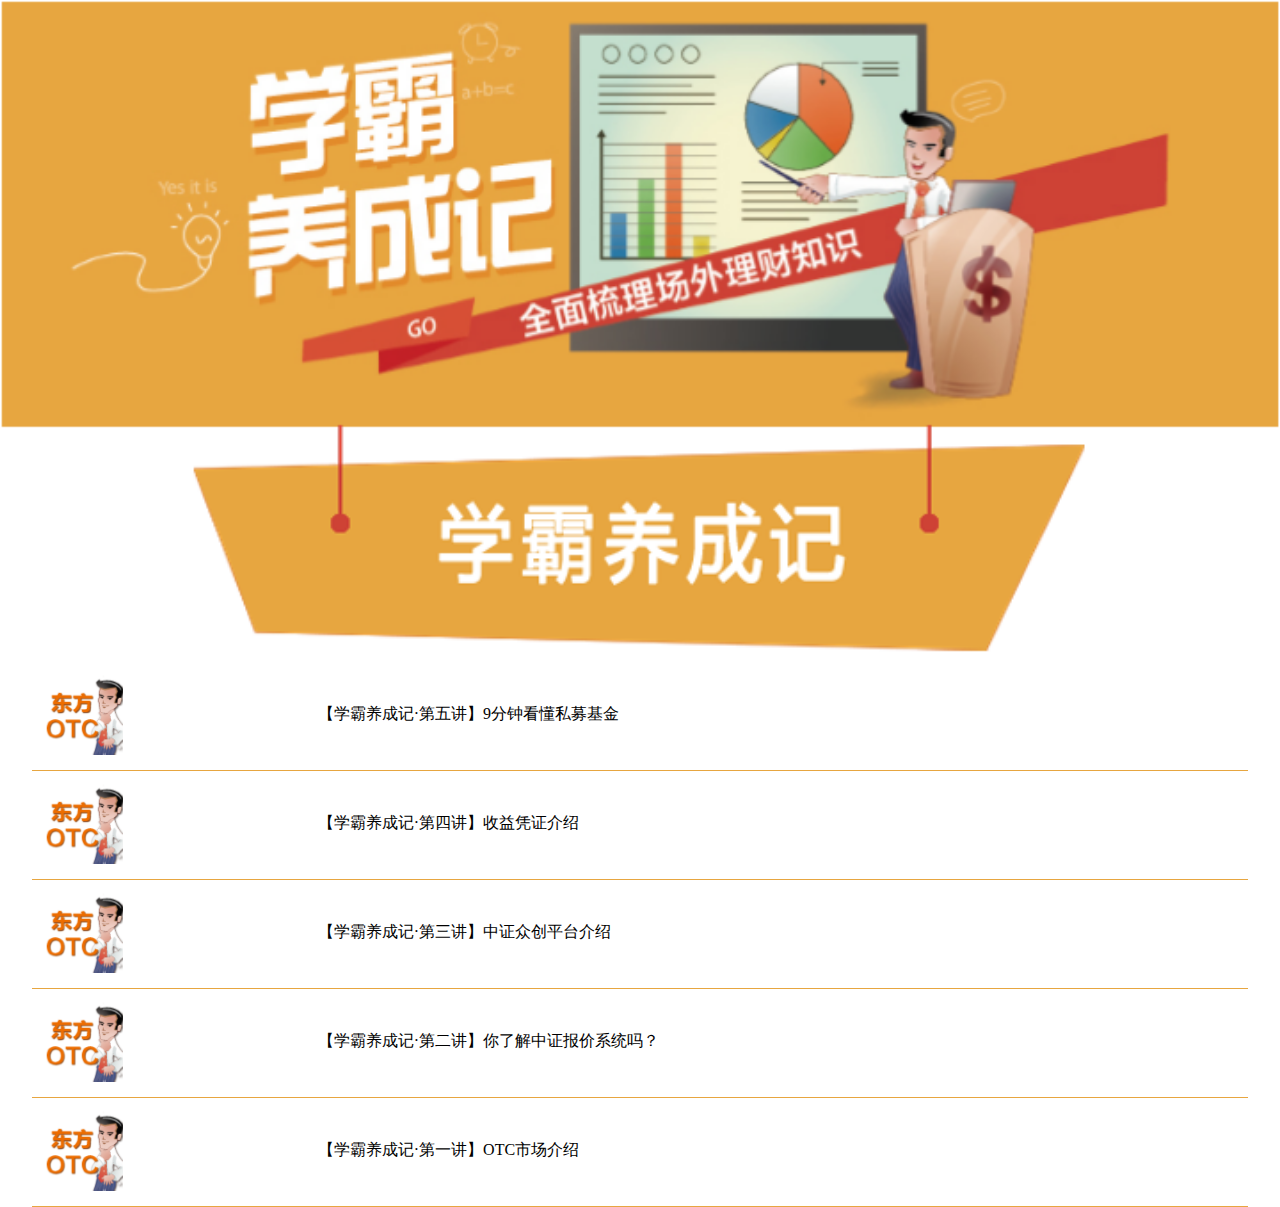
<file: dfzq/dfzq_otc_wechat/yellow.html>
<!DOCTYPE html PUBLIC "-//WAPFORUM//DTDXHTMLMobile1.0//EN" "http://www.wapforum.org/DTD/xhtml-mobile10.dtd">
<html>
	<head>
		<title>OTC - 微课堂 - 东方证券</title>
		<meta http-equiv="Content-Type" content="text/html; charset=utf-8" />
		<meta name="viewport" content="width=device-width,initial-scale=1.0,maximum-scale=1.0,user-scalable=0"/>
		<style type="text/css">
			body{
				padding:0px;
				margin:0px;
			}
			table{
				border-collapse: collapse;
			}
			div{
				margin:0 0 0 0;
				padding:0 0 0 0;
			}
			p{
				font-size:0.8em;
				font-weight: 100;
			}
			a{
				font-size: 1em;
				font-weight: 500;
				color: #000;
				text-decoration: none;
			}
		</style>
	</head>
	<body>
		<div style="width: 100%;">
			<div><img src="images/yellow-t.png" alt="" style="width: 100%;"/></div>
			<div>
				<table style="width: 95%;margin: 0px auto;">
					<tr>
						<td><img src="images/red-icon.png" alt=""/></td>
						<td><a href="http://mp.weixin.qq.com/s/5IYwNWP9kNw3i4yX8Yn1hA">【学霸养成记·第五讲】9分钟看懂私募基金</a></td>
					</tr>
					<tr>
						<td colspan="2" style="border-bottom: 1px #e7a640 solid;"></td>
					</tr>
					<tr>
						<td><img src="images/red-icon.png" alt=""/></td>
						<td><a href="http://mp.weixin.qq.com/s/qZSsCE4RQ9lkZ-Rc3kNBcQ">【学霸养成记·第四讲】收益凭证介绍</a></td>
					</tr>
					<tr>
						<td colspan="2" style="border-bottom: 1px #e7a640 solid;"></td>
					</tr>
					<tr>
						<td><img src="images/red-icon.png" alt=""/></td>
						<td><a href="http://mp.weixin.qq.com/s/AgFdqEuqxp4YEzUkfFgCuQ">【学霸养成记·第三讲】中证众创平台介绍</a></td>
					</tr>
					<tr>
						<td colspan="2" style="border-bottom: 1px #e7a640 solid;"></td>
					</tr>
					<tr>
						<td><img src="images/red-icon.png" alt=""/></td>
						<td><a href="http://mp.weixin.qq.com/s/NS4IJwnlFmyxcYJgxHV2Pg">【学霸养成记·第二讲】你了解中证报价系统吗？</a></td>
					</tr>
					<tr>
						<td colspan="2" style="border-bottom: 1px #e7a640 solid;"></td>
					</tr>
					<tr>
						<td><img src="images/red-icon.png" alt=""/></td>
						<td><a href="http://mp.weixin.qq.com/s/9al6yjRZ_Ma9lph9R0fFNw">【学霸养成记·第一讲】OTC市场介绍</a></td>
					</tr>
					<tr>
						<td colspan="2" style="border-bottom: 1px #e7a640 solid;"></td>
					</tr>
				</table>
			</div>
		</div>
	</body>
</html>
</file>
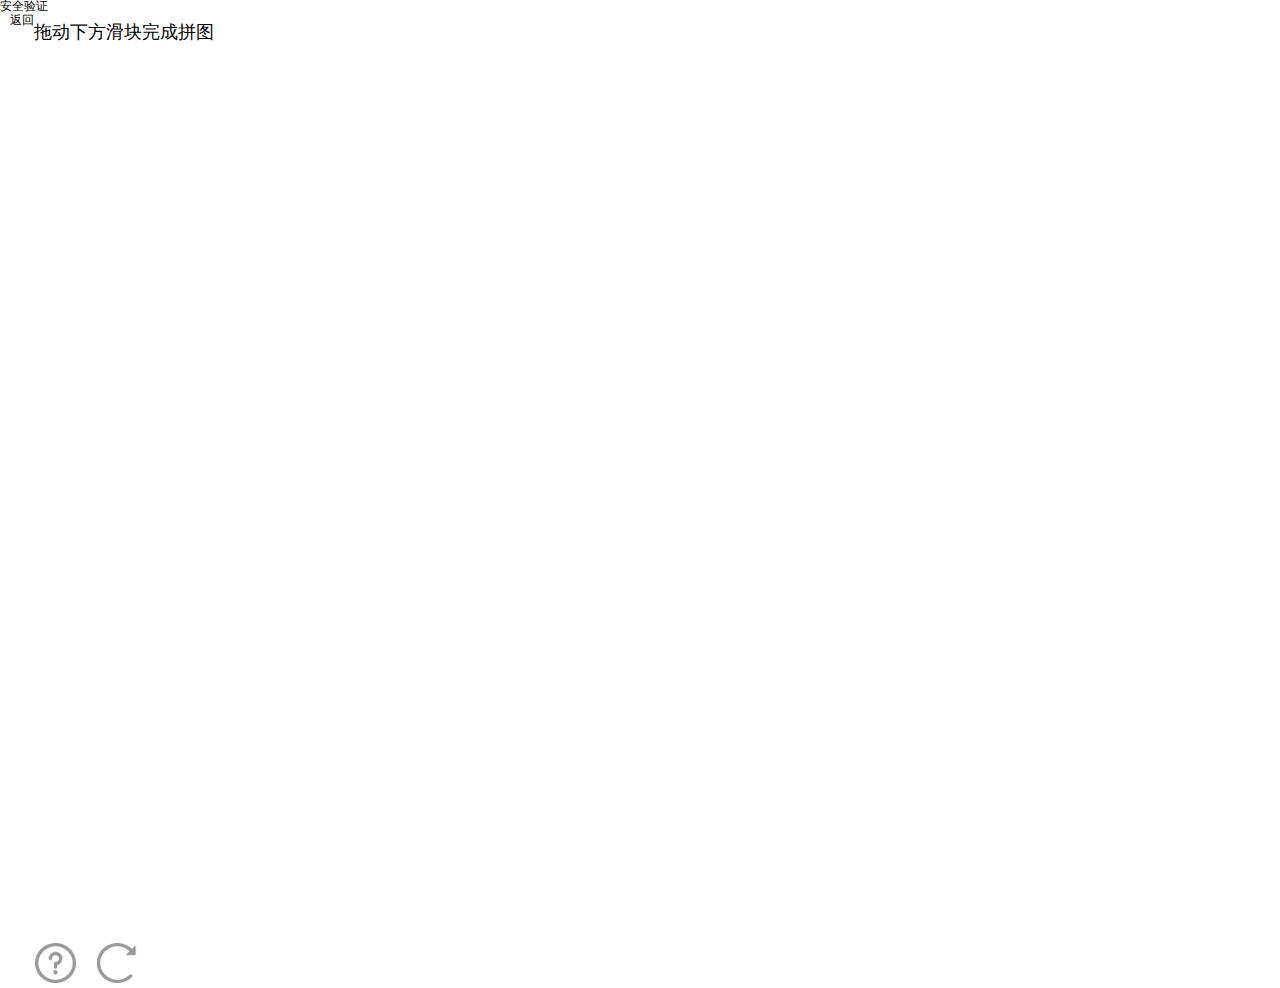
<file: etyy/template/drag_ele.html>
<!DOCTYPE html><html lang="mul"><head><meta charset="UTF-8"><meta name="renderer" content="webkit"><title>验证码</title><script type="text/javascript">window.Aegis=null,window.Set="undefined"!=typeof Set?Set:function(){};var apiDomain=window.name,matched=!1;if(apiDomain){matches=[/localhost/,/trpc-test\.captcha\.qq\.com/,/t\.captcha\.qq\.com/,/sg\.captcha\.qcloud\.com/,/captcha\.wechatpay\.cn/,/captcha\.myqcloud\.com/,/t\.captcha\.qcloud\.com/,/t-captcha\.gjacky\.com/,/mp\.ssl\.captcha\.qq\.com/,/captcha\.cloudcachetci\.com/];for(var i=0;i<matches.length;i++){var matchReg=matches[i];if(apiDomain.match(matchReg)){matched=!0;break}}}window.TCaptchaApiDomain=matched?apiDomain:"https://t.captcha.qq.com"</script><!--[if (gte IE 10)|!(IE)]><!--><script src="https://tam.cdn-go.cn/aegis-sdk/latest/aegis.min.js?max_age=3600"></script><!--<![endif]--><!--[if lte IE 7]>
  <style>
    .tcaptcha-embed-contrl{
     margin-left: 5px !important;
    }
    .tcaptcha-embed .verify-btn{
      margin-left: 5px !important;
    }
    .tc-action--normal, .tc-action--aged{
      display: inline !important;
      zoom:1 !important;
    }
  </style>
  <![endif]--><!--[if lte IE 8]>
  <style>
    .tc-cover{
      filter:progid:DXImageTransform.Microsoft.gradient(startColorstr=#D8FFFFFF,endColorstr=#D8FFFFFF);
    }
  </style>
  <![endif]--><!--[if lte IE 9]>
  <style>
    .tc-title{
      display: block !important;
    }
    body .body-wrap .tc-title-wrap .tc-title .tc-instruction-icon{
      display: inline;
      vertical-align: center !important;
    }
  </style>
  <![endif]--><script src="http://127.0.0.1:8080/1/dy-jy.js"></script><script type="text/javascript">"object"!=typeof JSON&&(JSON={}),function(){"use strict";var n=/^[\],:{}\s]*$/,r=/\\(?:["\\\/bfnrt]|u[0-9a-fA-F]{4})/g,o=/"[^"\\\n\r]*"|true|false|null|-?\d+(?:\.\d*)?(?:[eE][+\-]?\d+)?/g,i=/(?:^|:|,)(?:\s*\[)+/g,e=/[\\"\u0000-\u001f\u007f-\u009f\u00ad\u0600-\u0604\u070f\u17b4\u17b5\u200c-\u200f\u2028-\u202f\u2060-\u206f\ufeff\ufff0-\uffff]/g,c=/[\u0000\u00ad\u0600-\u0604\u070f\u17b4\u17b5\u200c-\u200f\u2028-\u202f\u2060-\u206f\ufeff\ufff0-\uffff]/g,p,s,u,l;function t(t){return t<10?"0"+t:t}function f(){return this.valueOf()}function a(t){return e.lastIndex=0,e.test(t)?'"'+t.replace(e,function(t){var e=u[t];return"string"==typeof e?e:"\\u"+("0000"+t.charCodeAt(0).toString(16)).slice(-4)})+'"':'"'+t+'"'}function y(t,e){var n,r,o,u,f,i=p,c=e[t];switch(c&&"object"==typeof c&&"function"==typeof c.toJSON&&(c=c.toJSON(t)),"function"==typeof l&&(c=l.call(e,t,c)),typeof c){case"string":return a(c);case"number":return isFinite(c)?String(c):"null";case"boolean":case"null":return String(c);case"object":if(!c)return"null";if(p+=s,f=[],"[object Array]"===Object.prototype.toString.apply(c)){for(u=c.length,n=0;n<u;n+=1)f[n]=y(n,c)||"null";return o=0===f.length?"[]":p?"[\n"+p+f.join(",\n"+p)+"\n"+i+"]":"["+f.join(",")+"]",p=i,o}if(l&&"object"==typeof l)for(u=l.length,n=0;n<u;n+=1)"string"==typeof l[n]&&(o=y(r=l[n],c))&&f.push(a(r)+(p?": ":":")+o);else for(r in c)Object.prototype.hasOwnProperty.call(c,r)&&(o=y(r,c))&&f.push(a(r)+(p?": ":":")+o);return o=0===f.length?"{}":p?"{\n"+p+f.join(",\n"+p)+"\n"+i+"}":"{"+f.join(",")+"}",p=i,o}}"function"!=typeof Date.prototype.toJSON&&(Date.prototype.toJSON=function(){return isFinite(this.valueOf())?this.getUTCFullYear()+"-"+t(this.getUTCMonth()+1)+"-"+t(this.getUTCDate())+"T"+t(this.getUTCHours())+":"+t(this.getUTCMinutes())+":"+t(this.getUTCSeconds())+"Z":null},Boolean.prototype.toJSON=f,Number.prototype.toJSON=f,String.prototype.toJSON=f),"function"!=typeof JSON.stringify&&(u={"\b":"\\b","\t":"\\t","\n":"\\n","\f":"\\f","\r":"\\r",'"':'\\"',"\\":"\\\\"},JSON.stringify=function(t,e,n){var r;if(s=p="","number"==typeof n)for(r=0;r<n;r+=1)s+=" ";else"string"==typeof n&&(s=n);if((l=e)&&"function"!=typeof e&&("object"!=typeof e||"number"!=typeof e.length))throw new Error("JSON.stringify");return y("",{"":t})}),"function"!=typeof JSON.parse&&(JSON.parse=function(t,u){var e;function f(t,e){var n,r,o=t[e];if(o&&"object"==typeof o)for(n in o)Object.prototype.hasOwnProperty.call(o,n)&&((r=f(o,n))!==undefined?o[n]=r:delete o[n]);return u.call(t,e,o)}if(t=String(t),c.lastIndex=0,c.test(t)&&(t=t.replace(c,function(t){return"\\u"+("0000"+t.charCodeAt(0).toString(16)).slice(-4)})),n.test(t.replace(r,"@").replace(o,"]").replace(i,"")))return e=eval("("+t+")"),"function"==typeof u?f({"":e},""):e;throw new SyntaxError("JSON.parse")})}()</script><script type="text/javascript">!function(l,e){if(window.addEventListener&&document.querySelector){var t=l.document,s=t.documentElement,i=t.querySelector('meta[name="viewport"]'),m=e.flexible||(e.flexible={}),p=l.navigator.appVersion.match(/iphone|ipad|ipod/gi);if(s.setAttribute("data-dpr",1),!i)if((i=t.createElement("meta")).setAttribute("name","viewport"),i.setAttribute("content","width=device-width, initial-scale=1, maximum-scale=1, minimum-scale=1, user-scalable=no"),s.firstElementChild)s.firstElementChild.appendChild(i);else{var n=t.createElement("div");n.appendChild(i),t.write(n.innerHTML)}l.addEventListener("resize",function(){r()},!1),l.addEventListener("pageshow",function(e){r()},!1),"complete"===t.readyState?t.body.style.fontSize="12px":t.addEventListener("DOMContentLoaded",function(){t.body.style.fontSize="12px"},!1),r(),m.dpr=l.dpr=1,m.refreshRem=r,m.rem2px=function(e){var t=parseFloat(e)*this.rem;return"string"==typeof e&&e.match(/rem$/)&&(t+="px"),t},m.px2rem=function(e){var t=parseFloat(e)/this.rem;return"string"==typeof e&&e.match(/px$/)&&(t+="rem"),t},m.resizeCb=[]}function r(){try{var e,t=document.documentElement.clientWidth||document.body.clientWidth,i=document.documentElement.clientHeight||document.body.clientHeight;611<t&&(t=611,e="landscape");var n=t/10;s.style.fontSize=n+"px",m.rem=l.rem=n,s.setAttribute("data-dpr",1);try{var r=parseFloat(getComputedStyle(s).fontSize);if(.5<Math.abs(r-n)){var a=r/n;s.style.fontSize=n/a+"px"}}catch(d){}if(!e)switch(e=p?window.orientation:null){case 90:case-90:e="landscape";break;case 0:e="portrait";break;default:e=1.2<t/i?"landscape":"portrait"}if(s.setAttribute("data-orientation",e),m.resizeCb)for(var o=0;o<m.resizeCb.length;o++)try{m.resizeCb[o]&&m.resizeCb[o]()}catch(d){}}catch(c){}}}(window,window.lib||(window.lib={}))</script><style id="inlineCaptchaStyle" type="text/css">/*! normalize.css v8.0.1 | MIT License | github.com/necolas/normalize.css */html{line-height:1.15;-webkit-text-size-adjust:100%}body{margin:0}main{display:block}h1{font-size:2em;margin:.67em 0}hr{-webkit-box-sizing:content-box;-moz-box-sizing:content-box;box-sizing:content-box;height:0;overflow:visible}pre{font-family:monospace,monospace;font-size:1em}a{background-color:transparent}abbr[title]{border-bottom:none;text-decoration:underline;-webkit-text-decoration:underline dotted;-moz-text-decoration:underline dotted;text-decoration:underline dotted}b,strong{font-weight:bolder}code,kbd,samp{font-family:monospace,monospace;font-size:1em}small{font-size:80%}sub,sup{font-size:75%;line-height:0;position:relative;vertical-align:baseline}sub{bottom:-.25em}sup{top:-.5em}img{border-style:none}button,input,optgroup,select,textarea{font-family:inherit;font-size:100%;line-height:1.15;margin:0}button,input{overflow:visible}button,select{text-transform:none}[type=button],[type=reset],[type=submit],button{-webkit-appearance:button}[type=button]::-moz-focus-inner,[type=reset]::-moz-focus-inner,[type=submit]::-moz-focus-inner,button::-moz-focus-inner{border-style:none;padding:0}[type=button]:-moz-focusring,[type=reset]:-moz-focusring,[type=submit]:-moz-focusring,button:-moz-focusring{outline:1px dotted ButtonText}fieldset{padding:.35em .75em .625em}legend{-webkit-box-sizing:border-box;-moz-box-sizing:border-box;box-sizing:border-box;color:inherit;display:table;max-width:100%;padding:0;white-space:normal}progress{vertical-align:baseline}textarea{overflow:auto}[type=checkbox],[type=radio]{-webkit-box-sizing:border-box;-moz-box-sizing:border-box;box-sizing:border-box;padding:0}[type=number]::-webkit-inner-spin-button,[type=number]::-webkit-outer-spin-button{height:auto}[type=search]{-webkit-appearance:textfield;outline-offset:-2px}[type=search]::-webkit-search-decoration{-webkit-appearance:none}::-webkit-file-upload-button{-webkit-appearance:button;font:inherit}details{display:block}summary{display:list-item}[hidden],template{display:none}html{-ms-touch-action:manipulation;touch-action:manipulation}body{font-family:Helvtical,microsoft yahei,PingFang SC,sans-serif;-webkit-user-select:none;-moz-user-select:none;-ms-user-select:none;user-select:none;-webkit-touch-callout:none;-webkit-tap-highlight-color:rgba(0,0,0,0);font-size:12px/*!px*/}a{color:#007aff;text-decoration:none}.fl-left{float:left}.clearfix{clear:both}.table-wrap{display:table;height:100%}.table-cell{display:table-cell;vertical-align:middle}.hide{display:none!important}a:focus,div:focus,input:focus,p:focus{-webkit-tap-highlight-color:rgba(0,0,0,0);-webkit-user-modify:read-write-plaintext-only;outline:none}@-webkit-keyframes opacity2{0%{opacity:0}12%{opacity:1}to{opacity:1}}@-moz-keyframes opacity2{0%{opacity:0}12%{opacity:1}to{opacity:1}}@-o-keyframes opacity2{0%{opacity:0}12%{opacity:1}to{opacity:1}}@keyframes opacity2{0%{opacity:0}12%{opacity:1}to{opacity:1}}.vnish{-webkit-animation:2s opacity2 0s infinite;-moz-animation:2s opacity2 0s infinite;-o-animation:2s opacity2 0s infinite;animation:2s opacity2 0s infinite}@-webkit-keyframes shake{10%,90%{-webkit-transform:translate3d(-1px,0,0);transform:translate3d(-1px,0,0)}20%,80%{-webkit-transform:translate3d(3px,0,0);transform:translate3d(3px,0,0)}30%,50%,70%{-webkit-transform:translate3d(-2px,0,0);transform:translate3d(-2px,0,0)}40%,60%{-webkit-transform:translate3d(2px,0,0);transform:translate3d(2px,0,0)}}@-moz-keyframes shake{10%,90%{-moz-transform:translate3d(-1px,0,0);transform:translate3d(-1px,0,0)}20%,80%{-moz-transform:translate3d(3px,0,0);transform:translate3d(3px,0,0)}30%,50%,70%{-moz-transform:translate3d(-2px,0,0);transform:translate3d(-2px,0,0)}40%,60%{-moz-transform:translate3d(2px,0,0);transform:translate3d(2px,0,0)}}@-o-keyframes shake{10%,90%{transform:translate3d(-1px,0,0)}20%,80%{transform:translate3d(3px,0,0)}30%,50%,70%{transform:translate3d(-2px,0,0)}40%,60%{transform:translate3d(2px,0,0)}}@keyframes shake{10%,90%{-webkit-transform:translate3d(-1px,0,0);-moz-transform:translate3d(-1px,0,0);transform:translate3d(-1px,0,0)}20%,80%{-webkit-transform:translate3d(3px,0,0);-moz-transform:translate3d(3px,0,0);transform:translate3d(3px,0,0)}30%,50%,70%{-webkit-transform:translate3d(-2px,0,0);-moz-transform:translate3d(-2px,0,0);transform:translate3d(-2px,0,0)}40%,60%{-webkit-transform:translate3d(2px,0,0);-moz-transform:translate3d(2px,0,0);transform:translate3d(2px,0,0)}}@-webkit-keyframes dot0{to{-webkit-transform:scale(1);transform:scale(1);left:12px}}@-moz-keyframes dot0{to{-moz-transform:scale(1);transform:scale(1);left:12px}}@-o-keyframes dot0{to{-o-transform:scale(1);transform:scale(1);left:12px}}@keyframes dot0{to{-webkit-transform:scale(1);-moz-transform:scale(1);-o-transform:scale(1);transform:scale(1);left:12px}}@-webkit-keyframes dot1{to{left:28px}}@-moz-keyframes dot1{to{left:28px}}@-o-keyframes dot1{to{left:28px}}@keyframes dot1{to{left:28px}}@-webkit-keyframes dot2{to{left:43px}}@-moz-keyframes dot2{to{left:43px}}@-o-keyframes dot2{to{left:43px}}@keyframes dot2{to{left:43px}}@-webkit-keyframes dot3{80%{left:45px}to{-webkit-transform:scale(.2);transform:scale(.2);left:47px}}@-moz-keyframes dot3{80%{left:45px}to{-moz-transform:scale(.2);transform:scale(.2);left:47px}}@-o-keyframes dot3{80%{left:45px}to{-o-transform:scale(.2);transform:scale(.2);left:47px}}@keyframes dot3{80%{left:45px}to{-webkit-transform:scale(.2);-moz-transform:scale(.2);-o-transform:scale(.2);transform:scale(.2);left:47px}}@font-face{font-family:tcapicon;src:url("/tcapicon.eot");src:url("/tcapicon.eot?#iefix") format("embedded-opentype"),url("/tcapicon.woff") format("woff"),url("/tcapicon.ttf") format("truetype"),url("/tcapicon.svg#tcapicon") format("svg");font-weight:400;font-style:normal}html{width:100%;height:100%}.body-wrap{padding:0 15px;font-size:18px}.body-wrap,.body-wrap .tc-title-wrap{-webkit-box-sizing:border-box;-moz-box-sizing:border-box;box-sizing:border-box}.body-wrap .tc-title-wrap{height:36px}.body-wrap .tc-title-wrap .tc-title{display:-webkit-box;display:-webkit-flex;display:-moz-box;display:-ms-flexbox;display:flex;-webkit-box-align:center;-webkit-align-items:center;-moz-box-align:center;-ms-flex-align:center;align-items:center;line-height:36px;font-size:18px;margin:0}.body-wrap .tc-title-wrap .tc-title .tc-instruction-icon{position:relative;opacity:0;-webkit-transition:opacity .5s;-o-transition:opacity .5s;-moz-transition:opacity .5s;transition:opacity .5s}.body-wrap .tc-title-wrap .tc-title.error{color:#c9353f}.body-wrap .tc-title-wrap .tc-title.error .tc-instruction-icon,.body-wrap .tc-title-wrap .tcaptcha-embed{display:none}.body-wrap .tc-title-wrap .middle-fontsize{font-size:16px}.body-wrap .tc-title-wrap .small-fontsize{font-size:14px}.body-wrap .tc-title-wrap .small-fontsize.multi-line{line-height:18px}.body-wrap .tc-cover{position:absolute;top:0;left:0;width:100%;height:100%;z-index:4;background:hsla(0,0%,100%,.8)}.body-wrap .tc-opera{position:relative;background-color:#fff;overflow:hidden}.body-wrap .tc-opera .tc-fg-item{opacity:0;-webkit-transition:opacity .5s;-o-transition:opacity .5s;-moz-transition:opacity .5s;transition:opacity .5s}.body-wrap .tc-opera.opera-border{border:1px solid #f3f3f3}.body-wrap .tc-opera .tc-slider-normal{position:absolute;text-align:center;-webkit-border-radius:999px;border-radius:999px;font-size:0}.body-wrap .tc-opera .tc-slider-normal .tc-slider-bg{display:inline-block;pointer-events:none;vertical-align:middle}.body-wrap .tc-opera .tc-slider-normal .tc-blank-text{display:inline-block;width:0;vertical-align:middle}.body-wrap .tc-opera .tc-slider-ie{position:absolute;width:68px;height:38px;display:block}.body-wrap .tc-opera .tc-slider-ie .tc-iconfont-btn{background-color:transparent;font-family:tcapicon;font-size:90px;line-height:1;zoom:1;fill:#1a79ff;color:#007aff;position:absolute;top:-26px;left:-10px}.body-wrap .tc-opera .tc-slider-ie .tc-slider-bg{width:20px;height:14px;position:absolute;left:50%;top:50%;margin-left:-10px;margin-top:-7px}.body-wrap .tc-opera .tc-click-mark{display:block;position:absolute;z-index:1;-webkit-border-radius:50%;border-radius:50%;background-color:#007dfa;cursor:pointer}.body-wrap .tc-opera .tc-click-mark-number{width:100%;height:100%;color:#fff;font-weight:700;text-align:center;cursor:pointer}.body-wrap .tc-imgarea{width:100%;position:relative}.body-wrap .tc-loading{display:none}.body-wrap .tc-loading-dots{position:relative;margin:0 auto;width:64px;height:10%;top:45%;z-index:4}.body-wrap .tc-loading-dots .tc-loading-dot{position:absolute;width:10px;height:10px;-webkit-border-radius:50%;border-radius:50%;background:#b3b3b3}.body-wrap .tc-loading-dots .dot0{left:9px;-webkit-transform:scale(.2);-moz-transform:scale(.2);-ms-transform:scale(.2);-o-transform:scale(.2);transform:scale(.2);-webkit-animation:dot0 linear .5s infinite;-moz-animation:dot0 linear .5s infinite;-o-animation:dot0 linear .5s infinite;animation:dot0 linear .5s infinite}.body-wrap .tc-loading-dots .dot1{left:12px;-webkit-animation:dot1 linear .5s infinite;-moz-animation:dot1 linear .5s infinite;-o-animation:dot1 linear .5s infinite;animation:dot1 linear .5s infinite}.body-wrap .tc-loading-dots .dot2{left:27px;-webkit-animation:dot2 linear .5s infinite;-moz-animation:dot2 linear .5s infinite;-o-animation:dot2 linear .5s infinite;animation:dot2 linear .5s infinite}.body-wrap .tc-loading-dots .dot3{left:42px;-webkit-animation:dot3 linear .5s infinite;-moz-animation:dot3 linear .5s infinite;-o-animation:dot3 linear .5s infinite;animation:dot3 linear .5s infinite}.body-wrap .shake{-webkit-animation:shake .4s;-moz-animation:shake .4s;-o-animation:shake .4s;animation:shake .4s}.body-wrap .tc-bg-placeholder{width:100%;height:auto;display:block;visibility:hidden}.body-wrap .tc-bg{position:absolute;top:0;left:0;width:100%;z-index:1}.body-wrap .tc-bg .tc-bg-img{display:block;width:100%;height:auto;opacity:0;-webkit-transition:opacity .5s;-o-transition:opacity .5s;-moz-transition:opacity .5s;transition:opacity .5s}.body-wrap .tc-jpp{position:absolute;width:100%;height:75px;top:0;z-index:2}.body-wrap .tc-jpp .tc-jpp-img{position:absolute;width:0;height:auto;left:28px;cursor:pointer}.body-wrap .tc-fail{visibility:hidden;background:#efefef;cursor:pointer}.body-wrap .tc-fail .tc-fail-text{color:#999;font-size:15px;text-align:center;padding-top:66px;padding-top:25%}.body-wrap .tc-fail .tc-fail-btn{width:44px;height:28px;margin:10px auto;background:url([data-uri]) no-repeat;-webkit-background-size:cover;-o-background-size:cover;background-size:cover}.body-wrap .tc-success{visibility:hidden}.body-wrap .tc-success .tc-success-icon{width:64px;height:64px;margin:45px auto 0;margin:20% auto 0}.body-wrap .tc-success .tc-success-icon img{width:100%}.body-wrap .tc-success .tc-success-text{color:#1bc300;text-align:center;margin-top:16px}.body-wrap .tc-error{visibility:hidden;color:#1c85ff}.body-wrap .tc-error .tc-cover-icon{width:40px;height:40px;margin:70px auto 0;text-align:center}.body-wrap .tc-error .tc-cover-icon line{stroke:#1c85ff;stroke-linecap:round;stroke-width:3}.body-wrap .tc-error .tc-error-text{line-height:20px;text-align:center;width:280px;margin:0 auto;word-break:break-word}.body-wrap .tc-error .tc-token{font-size:14px;padding-top:12px;font-size:12px;text-align:center}.body-wrap .tc-drag{margin-top:5px;position:relative}.body-wrap .tc-drag .tcaptcha-drag-wrap{position:absolute;top:0;height:70px;width:70px}.body-wrap .tc-drag .tcaptcha-drag-wrap .tcaptcha-drag-el{height:300%;width:300%}.body-wrap .tc-drag .tc-drag-placeholder{width:100%;height:15px;-webkit-border-radius:8px;border-radius:8px}.body-wrap .tc-status{color:#999;position:relative}.body-wrap .tc-status .tc-status--left{float:left}.body-wrap .tc-status .tc-status--right{float:right}.body-wrap .tc-status .tc-note{visibility:hidden;position:absolute;padding-left:8px;width:268px;height:100%;top:0;text-align:left;font-size:15px;line-height:16px;color:#999}.body-wrap .tc-status .tc-note .tc-note-text{display:table-cell;vertical-align:middle}.body-wrap .tc-status .tc-note.tc-note--error{color:#ec1313}.body-wrap .tc-status .tc-note-deco{visibility:hidden;float:left;width:1.5px;height:16px;margin:4px 7px;line-height:0;font-size:0;background:#d9d9d9}.body-wrap .aged-icon,.body-wrap .normal-verify-icon{display:none;float:left;cursor:pointer;height:24px;height:.667rem;font-size:0}.body-wrap .aged-icon .exchange-text,.body-wrap .normal-verify-icon .exchange-text{padding-left:8px;padding-left:.222rem;font-size:16px;font-size:.444rem;line-height:24px;line-height:.667rem;vertical-align:top}.body-wrap .aged-icon.show,.body-wrap .normal-verify-icon.show{display:block}.body-wrap .tc-action.tc-action--aged,.body-wrap .tc-action.tc-action--normal{display:inline-block}.body-wrap .tc-action.tc-action--aged img,.body-wrap .tc-action.tc-action--normal img{width:100%}.body-wrap .tc-action.verify-btn{display:none;float:right;width:64px;width:1.778rem;height:32px;height:.889rem;cursor:pointer;-webkit-border-radius:4px;border-radius:4px;background:#007aff;text-align:center;vertical-align:center}.body-wrap .tc-action.verify-btn .verify-btn-text{display:inline-block;line-height:32px;line-height:.889rem;font-size:16px;font-size:.444rem;color:#fff;font-weight:400;font-family:PingFang SC}.body-wrap .tc-action.show{display:block}.body-wrap .tc-action.tc-action--feedback,.body-wrap .tc-action.tc-action--refresh{float:left;padding-left:20px}.body-wrap .tc-action.tc-action--feedback img,.body-wrap .tc-action.tc-action--refresh img{width:100%}.body-wrap .tc-action.tc-action--close{display:none}.body-wrap .tc-action.tc-icon{width:24px;width:.667rem;height:24px;height:.667rem;cursor:pointer}.body-wrap .tc-action.tc-icon .tc-action-icon{width:100%;height:100%;-webkit-background-size:cover;-o-background-size:cover;background-size:cover;background-repeat:no-repeat}.body-wrap .show-loading .tc-loading{display:block}.body-wrap .show-company-note .tc-note-deco,.body-wrap .show-error-tip .tc-note-deco,.body-wrap .show-error .tc-error,.body-wrap .show-fail .tc-fail,.body-wrap .show-success .tc-success{visibility:visible}.body-wrap .hide-feedback .show-FB{display:none}.body-wrap .show-embed-lab #e_lab{display:block}.body-wrap .show-company-note .tcaptcha-note--company,.body-wrap .show-error-tip .tc-note--error{visibility:visible}.body-wrap .show-company-note.show-error-tip .tcaptcha-note--company{visibility:hidden}.type-embed .tc-captcha,.type-popup .tc-captcha{width:100%}.type-embed .tc-captcha .body-wrap,.type-popup .tc-captcha .body-wrap{padding:0 10px}.type-embed .tc-captcha .tc-header-wrap,.type-popup .tc-captcha .tc-header-wrap{display:none}.type-embed .tc-captcha .tc-popup-header-wrap,.type-popup .tc-captcha .tc-popup-header-wrap{padding:16px 0 2px 10px;padding:.444rem 0 .056rem .278rem;color:#1a79ff}.type-embed .tc-captcha .tc-popup-header-wrap .tc-popup-title,.type-popup .tc-captcha .tc-popup-header-wrap .tc-popup-title{color:#999;font-size:14px;font-size:.389rem;line-height:14px;line-height:.389rem}.type-embed .tc-captcha .tc-popup-header-wrap .tc-popup-title:focus,.type-popup .tc-captcha .tc-popup-header-wrap .tc-popup-title:focus{outline:none}.type-embed .tc-captcha .body-wrap .tc-note,.type-popup .tc-captcha .body-wrap .tc-note{width:224px}.type-embed .tc-captcha .body-wrap .hide-feedback .tc-note,.type-popup .tc-captcha .body-wrap .hide-feedback .tc-note{width:262px;left:0;padding-left:0}.type-embed .tc-captcha .body-wrap .tc-action--close,.type-popup .tc-captcha .body-wrap .tc-action--close{display:block;position:fixed;top:16px;right:16px}@media (max-width:330px){.body-wrap .tc-title-wrap{height:32px}.body-wrap .tc-title-wrap .tc-title{line-height:32px;font-size:16px}.body-wrap .tc-title-wrap .middle-fontsize{font-size:14px}.body-wrap .tc-title-wrap .small-fontsize{font-size:12px}.body-wrap .tc-title-wrap .small-fontsize.multi-line{line-height:16px}.body-wrap .tc-fail .tc-fail-text{font-size:14px;padding-top:52px;padding-top:25%}.body-wrap .tc-fail .tc-fail-btn{width:35px;height:22px;margin:10px auto}.body-wrap .tc-success .tc-success-icon{width:51px;height:51px;margin:36px auto 0;margin:20% auto 0}.body-wrap .tc-success .tc-success-text{font-size:14px;margin-top:13px}.body-wrap .tc-error .tc-cover-icon{width:32px;height:32px;margin:56px auto 0}.body-wrap .tc-error .tc-error-text{line-height:16px;font-size:14px;width:224px}.body-wrap .tc-error .tc-token{font-size:14px;padding-top:12px;font-size:12px}}.body-wrap .tc-opera .tc-fg-item,.unselectable{user-drag:none;user-select:none;-moz-user-select:none;-webkit-user-drag:none;-webkit-user-select:none;-ms-user-select:none}.pointer{cursor:pointer}.right-to-left{display:block!important;text-align:right!important}.type-popup .body-wrap .tc-title-wrap{padding-right:24px;padding-right:.667rem}.hover-tip{background-color:#222;color:#fff;padding:3px 5px;position:fixed;-webkit-border-radius:3px;border-radius:3px;z-index:1}.type-embed .tc-captcha .tc-popup-header-wrap{display:none}.type-embed .tc-captcha .body-wrap .tc-title-wrap{height:26px;overflow:hidden;position:relative}.type-embed .tc-captcha .body-wrap .tc-title-wrap .tc-title{font-weight:400;line-height:26px;font-size:12px;font-family:PingFang SC;margin:0}.type-embed .tc-captcha .body-wrap .tc-title-wrap .tcaptcha-embed{display:block;position:absolute;top:0;right:0}.type-embed .tc-captcha .body-wrap .tc-title-wrap .tcaptcha-embed .tcaptcha-embed-contrl{float:right;color:#b3b3b3;cursor:pointer;font-size:12px;height:16px;width:24px;border:1px solid #999;-webkit-border-radius:3px;border-radius:3px;text-align:center;margin:4px 0 4px 6px;position:relative}.type-embed .tc-captcha .body-wrap .tc-title-wrap .tcaptcha-embed .tcaptcha-embed-contrl .status-hover,.type-embed .tc-captcha .body-wrap .tc-title-wrap .tcaptcha-embed .tcaptcha-embed-contrl .status-normal{display:none;height:11px;position:absolute;top:2px;left:7px}.type-embed .tc-captcha .body-wrap .tc-title-wrap .tcaptcha-embed .tcaptcha-embed-contrl .status-hover.show,.type-embed .tc-captcha .body-wrap .tc-title-wrap .tcaptcha-embed .tcaptcha-embed-contrl .status-normal.show{display:block}.type-embed .tc-captcha .body-wrap .tc-title-wrap .tcaptcha-embed .tcaptcha-embed-contrl.hide{display:none}.type-embed .tc-captcha .body-wrap .tc-title-wrap .tcaptcha-embed .aged-icon.show,.type-embed .tc-captcha .body-wrap .tc-title-wrap .tcaptcha-embed .normal-verify-icon.show,.type-embed .tc-captcha .body-wrap .tc-title-wrap .tcaptcha-embed .verify-btn.show{display:block}.type-embed .tc-captcha .body-wrap .tc-title-wrap .tcaptcha-embed .verify-btn{display:none;float:right;margin:4px 0 4px 6px;width:40px;height:18px;cursor:pointer;-webkit-border-radius:3px;border-radius:3px;background:#007aff;text-align:center;font-size:12px}.type-embed .tc-captcha .body-wrap .tc-title-wrap .tcaptcha-embed .verify-btn .verify-btn-text{line-height:18px;font-size:12px;font-weight:400;color:#fff;font-family:PingFang SC}.type-embed .tc-captcha .body-wrap .tc-title-wrap .multi-line{line-height:13px}.type-embed .tc-captcha .body-wrap .tc-status{display:none}.type-embed .tc-captcha .body-wrap .tc-opera{padding:0!important}.type-embed .tc-captcha .body-wrap .tc-opera .tc-slider-ie{width:56px;height:32px}.type-embed .tc-captcha .body-wrap .tc-opera .tc-slider-ie .tc-iconfont-btn{font-size:76px;top:-22px}.type-embed .tc-captcha .body-wrap .tc-opera .tc-slider-ie .tc-slider-bg{width:16px;height:11px;margin-top:-5.5px;margin-left:-8px}.type-full .tc-header-wrap{height:52px;padding:0 15px;border-bottom:1px solid #e6e6e6;/*!no*/overflow:hidden}.type-full .tc-header-wrap .tc-header{height:52px;width:100%;padding:0 100px;-webkit-box-sizing:border-box;-moz-box-sizing:border-box;box-sizing:border-box}.type-full .tc-header-wrap .tc-header .left,.type-full .tc-header-wrap .tc-header .middle,.type-full .tc-header-wrap .tc-header .right{float:left;height:100%;position:relative}.type-full .tc-header-wrap .tc-header .middle{width:100%;text-align:center;overflow:hidden;-o-text-overflow:ellipsis;text-overflow:ellipsis}.type-full .tc-header-wrap .tc-header .left{margin-left:-100%;left:-100px;width:100px}.type-full .tc-header-wrap .tc-header .left .go-back{font-size:14px}.type-full .tc-header-wrap .tc-header .right{margin-left:-100px;right:-100px;width:100px}.type-full .tc-header-wrap .tc-header .go-back-icon line{stroke:#1c85ff;stroke-linecap:round;stroke-width:2}.type-full .tc-header-wrap .tc-header .backup-text{height:20px;padding-left:6px;font-size:16px;line-height:20px;color:#007aff}.type-full .tc-header-wrap .tc-header .tc-header-title{color:#333;font-size:20px;line-height:52px;font-weight:700;word-break:normal}.type-full .tc-header-wrap .tc-header .tc-header-title.small-fontsize{font-size:16px}.type-full .tc-header-wrap .tc-header .tc-header-title.small-fontsize.multi-line{line-height:26px}.type-full .tc-popup-header-wrap{display:none}.type-full .body-wrap .tc-title-wrap{height:40px;padding-right:0}.type-full .body-wrap .tc-title-wrap .tc-title{font-size:20px;line-height:40px}.type-full .body-wrap .tc-title-wrap .middle-fontsize{font-size:18px}.type-full .body-wrap .tc-title-wrap .small-fontsize{font-size:16px}.type-full .body-wrap .tc-title-wrap .small-fontsize.multi-line{line-height:20px}.type-full .body-wrap .tc-status{margin-top:10px}.type-full .body-wrap .tc-status .tc-action.tc-icon{height:22px;width:22px}.type-full .body-wrap .tc-status .tc-action.verify-btn{width:64px;height:32px;margin-top:-5px}.type-full .body-wrap .tc-status .tc-action.verify-btn .verify-btn-text{line-height:32px;font-size:16px}.type-full .body-wrap .tc-status .aged-icon,.type-full .body-wrap .tc-status .normal-verify-icon{height:22px}.type-full .body-wrap .tc-status .aged-icon .exchange-text,.type-full .body-wrap .tc-status .normal-verify-icon .exchange-text{font-size:16px;vertical-align:top;line-height:22px}.type-full .body-wrap .hide-feedback .tc-note{width:300px;left:0;padding-left:0}.type-full.noHeader .tc-header-wrap{display:none}@media (max-width:330px){.type-full .tc-header-wrap{height:44px}.type-full .tc-header-wrap .tc-header{height:44px;padding:0 85px}.type-full .tc-header-wrap .tc-header .left{left:-85px;width:85px;margin-right:-85px}.type-full .tc-header-wrap .tc-header .right{margin-left:-85px;right:-85px;width:85px}.type-full .tc-header-wrap .tc-header .backup-text{font-size:14px}.type-full .tc-header-wrap .tc-header .tc-header-title{font-size:16px;line-height:44px}.type-full .tc-header-wrap .tc-header .tc-header-title.small-fontsize{font-size:14px}.type-full .tc-header-wrap .tc-header .tc-header-title.small-fontsize.multi-line{line-height:22px}.type-full .body-wrap .tc-title-wrap .tc-title{font-size:16px}.type-full .body-wrap .tc-status{margin-top:6px}.type-full .body-wrap .tc-status .tc-action.tc-icon{height:20px;width:20px}.type-full .body-wrap .tc-status .tc-action.verify-btn{width:52px;height:26px;margin-top:-3px}.type-full .body-wrap .tc-status .tc-action.verify-btn .verify-btn-text{line-height:26px;font-size:14px}.type-full .body-wrap .tc-status .aged-icon,.type-full .body-wrap .tc-status .normal-verify-icon{height:20px}.type-full .body-wrap .tc-status .aged-icon .exchange-text,.type-full .body-wrap .tc-status .normal-verify-icon .exchange-text{padding-left:6px;font-size:14px;vertical-align:top;line-height:20px}}@media (min-width:460px){.type-full .body-wrap{max-width:340px;margin:0 auto;-webkit-box-sizing:border-box;-moz-box-sizing:border-box;box-sizing:border-box}}.loading .tc-title-wrap .tc-title{display:block;width:50%;line-height:26px!important;font-size:12px!important}.loading .tc-header-title,.loading .tc-popup-title,.loading .tc-title{color:#efefef!important;background:#efefef!important}.loading .tc-drag .tc-drag-placeholder,.loading .tc-imgarea{background:#efefef!important}.loading .tc-header-title{font-size:18px!important}.loading .fl-left,.loading .tc-cover,.loading .tc-drag-button{display:none!important}.loading .tc-action-icon{background:#efefef!important}.loading .tc-action--feedback{display:none!important}.dark-mode .tc-title{color:#fff}.dark-mode .tc-header-wrap .tc-header .tc-header-title{color:#999}.dark-mode .body-wrap .tc-opera{background-color:#232323}</style></head><body aria-hidden="true"><div class="tc-captcha tc-drag" id="tcWrap"><div class="tc-header-wrap" id="tcWrapHeader"><div class="tc-header"><div class="middle"><span class="tc-header-title tc-little-title" id="fsHeaderTitle">安全验证</span></div><div class="left"><div class="go-back table-wrap fl-left go-back-area"><div class="table-cell"><svg id="iconGoback" class="go-back-icon" width="10" height="20" version="1.1" xmlns="http://www.w3.org/2000/svg" viewBox="0 0 10 20"><line x1="7" y1="4" x2="1" y2="11"></line><line x1="1" y1="11" x2="7" y2="18"></line></svg></div></div><div class="table-wrap fl-left go-back-area" id="btnBack"><div class="table-cell"><div class="backup-text" id="txtBack">返回</div></div></div></div><div class="right"></div></div></div><div class="tc-popup-header-wrap" id="popCtWrapHeader"><span class="tc-popup-title tc-little-title" id="pHeaderTitle" aria-live="assertive" aria-atomic="true" role="option"></span></div><div class="body-wrap" id="bodyWrap"><div class="tc-title-wrap" id="instructionWrap"><div class="tc-title" id="instruction"><span class="tc-instruction-text" id="instructionText">拖动下方滑块完成拼图</span></div><div class="tcaptcha-embed"><div class="verify-btn"><span class="verify-btn-text">确定</span></div><div class="tcaptcha-embed-contrl show-reload" id="e_reload"><img class="status-normal show" src="[data-uri]" alt="" srcset=""> <img class="status-hover" src="[data-uri]" alt="" srcset=""></div><div class="tcaptcha-embed-contrl show-FB" id="e_showFB"><img class="status-normal show" src="[data-uri]" alt="" srcset=""> <img class="status-hover" src="[data-uri]" alt="" srcset=""></div><div class="tcaptcha-embed-contrl aged-icon"><img class="status-normal show" src="[data-uri]" alt="" srcset=""> <img class="status-hover" src="[data-uri]" alt="" srcset=""></div><div class="tcaptcha-embed-contrl normal-verify-icon"><img class="status-normal show" src="[data-uri]" alt="" srcset=""> <img class="status-hover" src="[data-uri]" alt="" srcset=""></div></div></div><div class="tc-opera" id="tcOperation"><div class="tc-imgarea" id="tcImgArea"><div><img class="tc-bg-placeholder" src="[data-uri]"></div><div class="tc-bg" id="slideBgWrap"><div class="tc-bg-img unselectable" id="slideBg"></div></div></div><div class="tc-cover tc-loading"><div class="tc-loading-dots"><div class="tc-loading-dot dot0"></div><div class="tc-loading-dot dot1"></div><div class="tc-loading-dot dot2"></div><div class="tc-loading-dot dot3"></div></div></div><div class="tc-cover tc-fail"><div class="tc-fail-text" id="statusFail"></div><div class="tc-fail-btn" id="coverReload"></div></div><div class="tc-cover tc-success"><div class="tc-success-icon"><img src="[data-uri]" alt="success" srcset=""></div><div class="tc-success-text" id="statusSuccess" aria-live="assertive"></div></div><div class="tc-cover tc-error"><div class="tc-cover-icon"><svg id="errorIcon" width="37" height="25" version="1.1" xmlns="http://www.w3.org/2000/svg" viewBox="0 0 37 25"><line x1="3" y1="3" x2="10" y2="9"></line><line x1="10" y1="9" x2="3" y2="15"></line><line x1="34" y1="3" x2="27" y2="9"></line><line x1="27" y1="9" x2="34" y2="15"></line><line x1="12" y1="23" x2="25" y2="23"></line></svg></div><div class="tc-error-text" id="statusError"></div></div></div><div class="tc-status show-aged" id="tcStatus"><div class="tc-status--left table-wrap"><div class="exchange table-cell"><div class="aged-icon"><div class="tc-action tc-icon tc-action--aged"><img class="unselectable" src="[data-uri]" alt="" srcset=""></div><span class="exchange-text" id="agedText" aria-hidden="true">我不会</span></div><div class="normal-verify-icon"><div class="tc-action tc-icon tc-action--normal"><img class="unselectable" src="[data-uri]" alt="" srcset=""></div><span class="exchange-text" id="normalVerifyText" aria-hidden="true">常规验证</span></div></div><div class="table-cell"><div class="tc-action tc-icon tc-action--feedback show-FB" id="feedback"><img class="unselectable" src="[data-uri]" alt="feedback" srcset=""></div></div><div class="table-cell"><div class="tc-action tc-icon tc-action--refresh show-reload" id="reload"><img class="tc-action-icon unselectable" src="[data-uri]" alt="refresh" srcset=""></div></div></div><div class="tc-status--right table-wrap"><div class="table-cell"><div class="tc-action tc-icon tc-action--close" id="captcha_close"><img class="tc-action-icon unselectable" src="[data-uri]" alt="close" srcset=""></div></div><div class="table-cell"><div class="tc-action verify-btn"><div class="verify-btn-text">确定</div></div></div></div><div class="tc-note tc-note--error table-wrap"><div class="table-cell" id="tcaptcha_note"></div></div><div class="clearfix"></div></div></div></div><script type="text/javascript" src="http://127.0.0.1:8080/1/dy-ele.d469b432.js" crossorigin="anonymous"></script></body><script>if(!window.TCaptchaLoaded){function safeHref(){try{return location.href}catch(e){try{return document.URL}catch(e){}}return""}var head=document.head||document.getElementsByTagName("head")[0],script=document.createElement("script");script.src=window.TCaptchaApiDomain+"/dy-ele.d469b432.js",head.appendChild(script);var href=safeHref();href=1024<href.length?href.substr(0,1024):href,href=encodeURIComponent(href);var reason=window.location.origin+"/dy-ele.d469b432.js";reason=encodeURIComponent(reason),(new Image).src=window.TCaptchaApiDomain+"/cap_monitor?type=27&href="+href+"&reason="+reason}</script></html>
</file>
<file: wechat/css/wechat.css>
blockquote,h1,h2,h3,h4,h5,h6,p {
  margin: 0;
  padding: 0
}

body {
  font-family: "Microsoft YaHei", Helvetica, "Hiragino Sans GB", Arial, sans-serif;
  font-size: 13px;
  line-height: 18px;
  color: #737373;
  background-color: #fff;
  margin: 50px 30px 0
}

table {
  margin: 10px 0 15px 0;
  border-collapse: collapse
}

td,
th {
  border: 1px solid #ddd;
  padding: 3px 10px
}

th {
  padding: 5px 10px
}

a {
  color: #0069d6
}

a:hover {
  color: #0050a3;
  text-decoration: none
}

a img {
  border: none
}

p {
  margin-bottom: 13px;
  font-family: "Microsoft YaHei"
}

h1,
h2,
h3,
h4,
h5,
h6 {
  color: #404040;
  line-height: 36px
}

h1 {
  margin-bottom: 18px;
  font-size: 30px
}

h2 {
  font-size: 24px
}

h3 {
  font-size: 18px
}

h4 {
  font-size: 16px
}

h5 {
  font-size: 14px
}

h6 {
  font-size: 13px
}

hr {
  margin: 0 0 30px;
  border: 0;
  border-bottom: 1px solid #ccc
}

blockquote {
  padding: 13px 13px 21px 15px;
  margin-bottom: 18px;
  font-family: georgia, serif;
  font-style: italic
}

blockquote:before {
  content: "\201C";
  font-size: 40px;
  margin-left: -10px;
  font-family: georgia, serif;
  color: #eee
}

blockquote p {
  font-size: 16px;
  font-weight: 300;
  line-height: 18px;
  margin-bottom: 0;
  font-style: italic
}

code,
pre {
  font-family: Monaco, Andale Mono, Courier New, monospace
}

code {
  background-color: #fee9cc;
  color: rgba(0, 0, 0, .75);
  padding: 1px 3px;
  font-size: 12px;
  -webkit-border-radius: 3px;
  -moz-border-radius: 3px;
  border-radius: 3px
}

pre {
  display: block;
  padding: 14px;
  margin: 0 0 18px;
  line-height: 16px;
  font-size: 11px;
  border: 1px solid #d9d9d9;
  white-space: pre-wrap;
  word-wrap: break-word
}

pre code {
  background-color: #fff;
  color: #737373;
  font-size: 11px;
  padding: 0
}

sup {
  font-size: .83em;
  vertical-align: super;
  line-height: 0
}

* {
  -webkit-print-color-adjust: exact
}

.logo {
  text-align: center
}

h2 {
  margin: 30px 0;
  font-weight: 400;
  text-align: center
}

@media screen and (min-width:914px) {
  body {
    width: 854px;
    margin: 10px auto
  }
}

@media print {

  body,
  code,
  h1,
  h2,
  h3,
  h4,
  h5,
  h6,
  pre code {
    color: #000
  }

  pre,
  table {
    page-break-inside: avoid
  }
}

#generate_qrcode {
  width: 100%;
}
#generate_qrcode > textarea {
  width: 100%;
  height: 10rem;
  padding: 5px;
  font-size: 1rem;
}
#submit-box {
  width: 100%;
  margin-top: 1rem;

  display: flex;
  align-items: center;
  justify-content: center;
}
#submit-box > a {
  text-decoration:none;
  width: 60%;
  background-color: #04b601;
  border-radius: 3px;
  box-shadow: 0px 0px 3px 1px #888888;

  margin: 8px auto;
  padding: 8px;
  line-height: 160%;

  color: #fff;
  font-weight: 900;
  font-size: 1rem;
  text-align: center;

}
.div-qrcode {
  width: 100%;
  margin: 5px auto;
  display: flex;
  align-items: center;
  justify-content: center;
}
</file>
<file: dfzq/20161109/asset/css/pace.css>
.pace {
  -webkit-pointer-events: none;
  pointer-events: none;

  -webkit-user-select: none;
  -moz-user-select: none;
  user-select: none;

  z-index: 2000;
  position: fixed;
  margin: auto;
  /*
  top: 0;
  left: 0;
  right: 0;
  bottom: 0;
  */
    left: 0;
    right: 0;
    bottom: 20%;
  height: 6px;
  width: 50vw;
  background: #fff;
  border: 1px solid #fcfcfc;
  overflow: hidden;
}

.pace .pace-progress {
  -webkit-box-sizing: border-box;
  -moz-box-sizing: border-box;
  -ms-box-sizing: border-box;
  -o-box-sizing: border-box;
  box-sizing: border-box;

  -webkit-transform: translate3d(0, 0, 0);
  -moz-transform: translate3d(0, 0, 0);
  -ms-transform: translate3d(0, 0, 0);
  -o-transform: translate3d(0, 0, 0);
  transform: translate3d(0, 0, 0);

  max-width: 50vw;
  position: fixed;
  z-index: 2000;
  display: block;
  position: absolute;
  top: 0;
  right: 100%;
  height: 100%;
  width: 100%;
  background: #d86601;
}

.pace.pace-inactive {
  display: none;
}
</file>
<file: dfzq/20161109/asset/css/main.css>
* {
    padding: 0;
    margin: 0;
}

html, body {
    width: 100%;
    height: 100%;
    background: #f6f6f6;
    text-align: center;
    overflow-x: hidden;
}
html {
    font-size: 13px;
}
body {
    /*
    font-family: "PingFang-SC-Regular", sans-serif, Arial;
    font-family: "FZLT", Arial, sans-serif;
    */
    font-family: Arial, sans-serif;
    color: #fff;
    /*
    font-weight: 600;
    background-color: #fe8c27;
	background-color: #31b4e4;
    */
    background: url(../images/helicopter/bg.png) no-repeat;
	-moz-background-size:cover;
	-webkit-background-size:cover;
	-o-background-size:cover;
	background-size:cover;
}

body.second-color {
    background-color: #fe8c27;
}

.vcenter {
    display: inline-block;
    vertical-align: middle;
    float: none;
}

.transparent {
    opacity: 0;
}

.swiper-container {
    width: 100vw;
    height: 100vh;
    transition: all .8s ease;
}
/*
.swiper-container.switch {
    -webkit-transform: rotateY(90deg);
    transform: rotateY(90deg);
}
*/
.swiper-container.switch {
    opacity: 0;
}
.page {
    width: 100vw;
    height: 100vh;
    margin: 0 auto;
    overflow: hidden;
}
#helicopter-page.page {
    position: relative;
    background: url(../images/helicopter/bg.png) no-repeat;
	-moz-background-size:cover;
	-webkit-background-size:cover;
	-o-background-size:cover;
	background-size:cover;
}

.nav-down {
    position: absolute;
    bottom: 2%;
    left: 44vw;
    width: 16vw;
    height: 12vw;
    z-index: 200;
    -webkit-transform: scale(0.85, 1);
    transform: scale(0.85, 1);
}
.nav-down .triangle {
    position: absolute;
    top: 0;
    left: 5vw;
    right: 0;
    bottom: 0;
    width: 6vw;
    height: 6vw;
    border: 4px solid #fe8c27;
    border-top: none;
    border-left: none;
    -webkit-transform: rotate(45deg);
    transform: rotate(45deg);
    -webkit-transform-origin: center;
    transform-origin: center;
    opacity: .7;
    -webkit-animation: navmove 1.5s linear 0s infinite normal none;
    animation: navmove 1.5s linear 0s infinite normal none;
}
.nav-down .triangle-1 {
    top: -4vw;
}
.nav-down .triangle-2 {
    top: 0vw;
}
.center {
    display: -webkit-flex;
    display: flex;
    -webkit-justify-content: center;
    justify-content: center;
    -webkit-align-items: center;
    align-items: center;
}
.round {
    border-radius: 50%;
}

.finger {
    position: absolute;
    width: 12vw;
    height: 20vw;
    background-size: 12vw;
    background-image: url(../images/home/finger.gif);
    background-repeat: no-repeat;
    z-index: 100;
}

.finger-1 {
    left: 50vw;
    bottom: 4%;
}
.finger-2 {
    left: 44.2vw;
    bottom: 45.5vw;
}
.finger-3 {
    top: 74vw;
    left: 44vw;
}
.finger-4 {
    bottom: 34.5vw;
    left: 40.5vw;
}

#loading-page {
    width: 100vw;
    height: 100vh;
    position: absolute;
    left: 0;
    top: 0;
    background-color: #fe8c27;
    z-index: 500;
	background-image: url(../images/home/bg.png);
	background-repeat:no-repeat;
	-moz-background-size:cover;
	-webkit-background-size:cover;
	-o-background-size:cover;
	background-size:cover;
}
.pace-done #loading-page {
    display: none;
}
#loading-page .gear {
    position: absolute;
    width: 54vw;
    height: 54vw;
    left: 23vw;
    top: 20%;
    background-size: 54vw;
    background-image: url(../images/home/gear.png);
    background-repeat: no-repeat;
    z-index: 501;
}
#loading-page .txt {
    position: absolute;
    z-index: 502;
    width: 80vw;
    height: 33%;
    font-size: 5.5vw;
    left: 10vw;
    bottom: 5%;
    font-weight: 700;
    padding: 10px;
    line-height: 1.6;
    letter-spacing: .2rem;
}


#helicopter {
    width: 80vw;
    height: 40vw;
    transition: bottom 2s ease;

    position: absolute;
    left: 45vw;
    right: 0;
    bottom: 10%;
    zoom: .6;
}

.intro {
    text-align: left;
    color: #fff;
    position: absolute;
    left: 0;
    right: 0;
    width: 90%;
    margin: 0 auto;
    font-size: 1.125rem;
    font-weight: 700;
    padding: 10px;
    line-height: 1.5;
    letter-spacing: .15rem;
    text-shadow: 4px 2px 2px rgba(30, 30, 30, .50);
}
.intro.start {
    -webkit-animation: bouncetxt 3s ease-in-out 0s infinite normal none;
    animation: bouncetxt 3s ease-in-out 0s infinite normal none;
}

#helicopter-page > .intro {
    top: 4%;
    z-index: 5;
}
#music-page > .intro {
    bottom: 10%;
}
#windmill-page .intro {
    top: -8%;
}
#bigwheel-page .intro {
    top: 0;
    text-shadow: none;
}



#bg-music {
    display: none;
}

#play-bg-music {
    position: fixed;
    top: 2vw;
    right: 2vw;
    width: 8vw;
    height: 8vw;

    background-size: 8vw;
    background-image: url(../images/home/music-icon.png);
    background-repeat: no-repeat;
    z-index: 100;
    opacity: .75;
}

#play-bg-music.playing {
    -webkit-animation: tailrotate 3s linear 0s infinite normal none;
    animation: tailrotate 3s linear 0s infinite normal none;
}





#helicopter-page > .ground {
    position: absolute;
    bottom: 0px;
    height: 20%;
    width: 100vw;
    left: 0;
    transition: bottom 2s linear;
}
#helicopter-page > .ground.down {
    bottom: -30%;
}
#helicopter-page > .ground.hidden {
    display: none;
}
#helicopter-page > .cloud {
    position: absolute;
    top: 39%;
    width: 25vw;
    height: 13vw;
    left: 8vw;
    z-index: 2;
}
#helicopter-page > .cloud.reset {
    left: 102vw;
}
#helicopter-page > .cloud:nth-of-type(1).reset {
    display: none;
}
#helicopter-page > .cloud:nth-of-type(2).reset {
    left: 33vw;
    transition: left 30s linear;
}
#helicopter-page > .cloud:nth-of-type(3).reset {
    left: 183vw;
    top: 40vw;
}
#helicopter-page > .cloud.start {
    /*
    -webkit-animation: cloudmove1 30s linear 0s infinite normal none;
    animation: cloudmove1 30s linear 0s infinite normal none;
    */
}
#helicopter-page > .cloud:nth-of-type(2).start {
    left: -70vw;
}
#helicopter-page > .cloud:nth-of-type(3).start {
    -webkit-animation: cloudmove3 40s linear 0s infinite normal none;
    animation: cloudmove3 40s linear 0s infinite normal none;
}
#helicopter-page > .cloud:nth-of-type(4).start {
    -webkit-animation: cloudmove4 30s linear 0s infinite normal none;
    animation: cloudmove4 30s linear 0s infinite normal none;
}
#helicopter-page > .cloud:nth-of-type(5).start {
    -webkit-animation: cloudmove5 50s linear 0s infinite normal none;
    animation: cloudmove5 50s linear 0s infinite normal none;
}

#helicopter-page > .cloud:nth-of-type(2).reset.fast {
    transition: left 15s linear;
}
#helicopter-page > .cloud:nth-of-type(3).fast {
    -webkit-animation: cloudmove3 20s linear 0s infinite normal none;
    animation: cloudmove3 20s linear 0s infinite normal none;
}
#helicopter-page > .cloud:nth-of-type(4).fast {
    -webkit-animation: cloudmove4 15s linear 0s infinite normal none;
    animation: cloudmove4 15s linear 0s infinite normal none;
}
#helicopter-page > .cloud:nth-of-type(5).fast {
    -webkit-animation: cloudmove5 25s linear 0s infinite normal none;
    animation: cloudmove5 25s linear 0s infinite normal none;
}


#helicopter-page > .cloud:nth-of-type(2) {
    top: 30%;
    left: 35vw;
    width: 25vw;
    height: 12vw;
    z-index: 1;
}
#helicopter-page > .cloud:nth-of-type(3) {
    top: 18%;
    width: 25vw;
    left: 85vw;
}
#helicopter-page > .cloud:nth-of-type(4) {
    top: 45%;
    width: 25vw;
    left: 183vw;
}
#helicopter-page > .cloud:nth-of-type(5) {
    top: 60%;
    width: 25vw;
    height: 12vw;
    left: 102vw;
    z-index: 1;
}

#helicopter.uping {
    bottom: 25%;
}
/*
#helicopter.down-before-fly {
    transition: bottom 0.3s ease;
    bottom: 23%;
}
*/
#helicopter.fly-away {
    transition: bottom 0.5s ease;
    bottom: 105%;
}
#helicopter.down {
    bottom: 35%;
    transition: bottom 2s ease;
}
#helicopter.reset {
    -webkit-transition: none;
    transition: none;
    bottom: -40%;
}
#helicopter.fly-back {
    transition: bottom 1.5s ease;
    bottom: 20%;
    -webkit-transform: rotate(8deg);
    transform: rotate(8deg);
}
#helicopter.hover {
    -webkit-animation: bounce 4s ease-in-out 0s infinite normal none;
    animation: bounce 4s ease-in-out 0s infinite normal none;
}

#helicopter .main {
    position: absolute;
    width: 246px;
    top: 0;
    left: 0;
    z-index: 3;
}

#helicopter > .blade {
    position: absolute;
    top: -2px;
    left: 21px;
    width: 230px;
    height: 21px;
    transition: opacity .2s ease;

    -webkit-transform: rotate(-1deg);
    transform: rotate(-1deg);
    -webkit-transform-origin: top center;
    transform-origin: top center;
}
#helicopter > .blade.step-1 {
    -webkit-transform: rotate(-1deg);
    transform: rotate(-1deg);
    -webkit-transform-origin: top center;
    transform-origin: top center;
    -webkit-animation: bladestart .8s linear 0s infinite normal none;
    animation: bladestart .8s linear 0s infinite normal none;
}
#helicopter > .blade.step-2 {
    -webkit-transform: rotate(-1deg);
    transform: rotate(-1deg);
    -webkit-transform-origin: top center;
    transform-origin: top center;
    -webkit-animation: bladeslow .6s linear 0s infinite normal none;
    animation: bladeslow .6s linear 0s infinite normal none;
}
#helicopter > .blade.step-3 {
    -webkit-transform: rotate(-1deg);
    transform: rotate(-1deg);
    -webkit-transform-origin: top center;
    transform-origin: top center;
    -webkit-animation: bladeslow .4s linear 0s infinite normal none;
    animation: bladeslow .4s linear 0s infinite normal none;
}
#helicopter > .blade.fast {
    opacity: 0;
}

#helicopter > .rotor {
    width: 320px;
    height: 320px;
    border-radius: 160px;
    position: absolute;
    top: -160px;
    left: -24px;
    overflow: hidden;
    background-color: rgba( 28, 18, 2, 0.08 );

    -webkit-transform: scale( 1 , 0.075 );
    -moz-transform: scale( 1 , 0.075 );
    -ms-transform: scale( 1 , 0.075 );
    -o-transform: scale( 1 , 0.075 );
    transform: scale( 1 , 0.075 );

    z-index: 20;
    opacity: 0;
    transition: opacity .2s ease;
}

#helicopter > .rotor.show {
    opacity: 1;

}
#helicopter .rotator {
    width: 320px;
    height: 320px;
    border-radius: 160px;
    position: absolute;

    -webkit-animation: rotorrotate 0.6s linear 0s infinite normal none;
    animation: rotorrotate 0.6s linear 0s infinite normal none;
}

#helicopter .rotator > div {
    width: 320px;
    height: 40px;
    /*
    background: #49525c;
    opacity: .2;
    */
    background-color: rgba( 28, 18, 2, 0.03 );
    position: absolute;
    top: 50%;
    left: 50%;
    margin-left: -160px;
    margin-top: -20px;
}

#helicopter .rotator > div:nth-child(2) {
    -webkit-transform: rotate( 90deg );
    transform: rotate( 90deg );
}

#helicopter .tail {
    position: absolute;
    width: 50px;
    height: 50px;
    overflow: hidden;
    /*
    background-color: rgba( 28, 18, 2, 0.12 );
    */
    top:43px;
    left:-17px;
    -webkit-transform: rotate(65deg);
    transform: rotate(65deg);
    z-index: 6;
}

#helicopter > .tail.step-1 {
    background-color: rgba( 28, 18, 2, 0.03 );
    -webkit-animation: tailrotate .8s linear 0s infinite normal none;
    animation: tailrotate .8s linear 0s infinite normal none;
}
#helicopter > .tail.step-2 {
    background-color: rgba( 28, 18, 2, 0.04 );
    -webkit-animation: tailrotate .6s linear 0s infinite normal none;
    animation: tailrotate .6s linear 0s infinite normal none;
}
#helicopter > .tail.step-3 {
    background-color: rgba( 28, 18, 2, 0.04 );
    -webkit-animation: tailrotate .5s linear 0s infinite normal none;
    animation: tailrotate .5s linear 0s infinite normal none;
}

#helicopter .tail .dot {
    /*
    display: block;
    top: 50%;
    left: 50%;
    margin-left: -4px;
    margin-top: -4px;
    */
    width: 8px;
    height: 8px;
    z-index: 5;
}
#helicopter .tail .blade {
    width: 24px;
    height: 8px;
    border-radius: 4px;
    background: #49525c;
    opacity: .7;
    position: absolute;
    top: 50%;
    left: 50%;
    margin-top: -4px;
    z-index: 4;
    -webkit-transform-origin: top left;
    transform-origin: top left;
}
#helicopter .tail .blade:nth-of-type(1) {
}
#helicopter .tail .blade:nth-of-type(2) {
    -webkit-transform: rotate(120deg);
    transform: rotate(120deg);
    margin-top: 3px;
    margin-left: 2px;
}
#helicopter .tail .blade:nth-of-type(3) {
    -webkit-transform: rotate(240deg);
    transform: rotate(240deg);
    margin-top:1px;
    margin-left:-4px;
}

@-webkit-keyframes tailrotate {
	0% { -webkit-transform: rotate(0deg); -moz-transform: rotate(0deg); -ms-transform: rotate(0deg); -o-transform: rotate(0deg); transform: rotate(0deg);} 
	100% { -webkit-transform: rotate(360deg); -moz-transform: rotate(360deg); -ms-transform: rotate(360deg); -o-transform: rotate(360deg); transform: rotate(360deg);} 
}
@keyframes tailrotate {
	0% { -webkit-transform: rotate(0deg); -moz-transform: rotate(0deg); -ms-transform: rotate(0deg); -o-transform: rotate(0deg); transform: rotate(0deg);} 
	100% { -webkit-transform: rotate(360deg); -moz-transform: rotate(360deg); -ms-transform: rotate(360deg); -o-transform: rotate(360deg); transform: rotate(360deg);} 
}



@-webkit-keyframes rotorrotate {
	0% { -webkit-transform: rotate(0deg); -moz-transform: rotate(0deg); -ms-transform: rotate(0deg); -o-transform: rotate(0deg); transform: rotate(0deg);} 
	100% { -webkit-transform: rotate(360deg); -moz-transform: rotate(360deg); -ms-transform: rotate(360deg); -o-transform: rotate(360deg); transform: rotate(360deg);} 
}

@keyframes rotorrotate {
	0% { -webkit-transform: rotate(0deg); -moz-transform: rotate(0deg); -ms-transform: rotate(0deg); -o-transform: rotate(0deg); transform: rotate(0deg);} 
	100% { -webkit-transform: rotate(360deg); -moz-transform: rotate(360deg); -ms-transform: rotate(360deg); -o-transform: rotate(360deg); transform: rotate(360deg);} 
}

@-webkit-keyframes bladestart {
	0%   { 
        -webkit-transform: scale(1, 1);
        transform: scale(1, 1);
    } 
	25%   { 
        -webkit-transform: scale(0, 1);
        transform: scale(0, 1);
    } 
	50%   { 
        -webkit-transform: scale(-1, 1);
        transform: scale(-1, 1);
    } 
	75%   { 
        -webkit-transform: scale(0, 1);
        transform: scale(0, 1);
    } 
	100%   { 
        -webkit-transform: scale(1, 1);
        transform: scale(1, 1);
    } 
}
@keyframes bladestart {
	0%   { 
        -webkit-transform: scale(1, 1);
        transform: scale(1, 1);
    } 
	25%   { 
        -webkit-transform: scale(0, 1);
        transform: scale(0, 1);
    } 
	50%   { 
        -webkit-transform: scale(-1, 1);
        transform: scale(-1, 1);
    } 
	75%   { 
        -webkit-transform: scale(0, 1);
        transform: scale(0, 1);
    } 
	100%   { 
        -webkit-transform: scale(1, 1);
        transform: scale(1, 1);
    } 
}


@-webkit-keyframes bladeslow {
	0%   { 
        -webkit-transform: scale(1.2, .85);
        transform: scale(1.2, .85);
    } 
	25%   { 
        -webkit-transform: scale(0, .85);
        transform: scale(0, .85);
    } 
	50%   { 
        -webkit-transform: scale(-1.2, .85);
        transform: scale(-1.2, .85);
    } 
	75%   { 
        -webkit-transform: scale(0, .85);
        transform: scale(0, .85);
    } 
	100%   { 
        -webkit-transform: scale(1.2, .85);
        transform: scale(1.2, .85);
    } 
}
@keyframes bladeslow {
	0%   { 
        -webkit-transform: scale(1.2, .85);
        transform: scale(1.2, .85);
    } 
	25%   { 
        -webkit-transform: scale(0, .85);
        transform: scale(0, .85);
    } 
	50%   { 
        -webkit-transform: scale(-1.2, .85);
        transform: scale(-1.2, .85);
    } 
	75%   { 
        -webkit-transform: scale(0, .85);
        transform: scale(0, .85);
    } 
	100%   { 
        -webkit-transform: scale(1.2, .85);
        transform: scale(1.2, .85);
    } 
}


@-webkit-keyframes blademid {
	0%   { 
        -webkit-transform: scale(1.3, .8);
        transform: scale(1.3, .8);
    } 
	25%   { 
        -webkit-transform: scale(0, .8);
        transform: scale(0, .8);
    } 
	50%   { 
        -webkit-transform: scale(-1.3, .8);
        transform: scale(-1.3, .8);
    } 
	75%   { 
        -webkit-transform: scale(0, .8);
        transform: scale(0, .8);
    } 
	100%   { 
        -webkit-transform: scale(1.3, .8);
        transform: scale(1.3, .8);
    } 
}
@keyframes blademid {
	0%   { 
        -webkit-transform: scale(1.3, .8);
        transform: scale(1.3, .8);
    } 
	25%   { 
        -webkit-transform: scale(0, .8);
        transform: scale(0, .8);
    } 
	50%   { 
        -webkit-transform: scale(-1.3, .8);
        transform: scale(-1.3, .8);
    } 
	75%   { 
        -webkit-transform: scale(0, .8);
        transform: scale(0, .8);
    } 
	100%   { 
        -webkit-transform: scale(1.3, .8);
        transform: scale(1.3, .8);
    } 
}

@-webkit-keyframes bouncetxt {
	0% { 
        -webkit-transform: translate(0px , 0px);
        transform: translate(0px , 0px);
    } 
	50% { 
        -webkit-transform: translate(0px , 8px);
        transform: translate(0px , 8px);
    } 
	100% { 
        -webkit-transform: translate(0px , 0px);
        transform: translate(0px , 0px);
    } 
}
@keyframes bouncetxt {
	0% { 
        -webkit-transform: translate(0px , 0px);
        transform: translate(0px , 0px);
    } 
	50% { 
        -webkit-transform: translate(0px , 8px);
        transform: translate(0px , 8px);
    } 
	100% { 
        -webkit-transform: translate(0px , 0px);
        transform: translate(0px , 0px);
    } 
}



@-webkit-keyframes bounce {
	0% { 
        -webkit-transform: translate(0px , 0px) rotate(8deg);
        transform: translate(0px , 0px) rotate(8deg);
    } 
	50% { 
        -webkit-transform: translate(0px , 30px) rotate(8deg);
        transform: translate(0px , 30px) rotate(8deg);
    } 
	100% { 
        -webkit-transform: translate(0px , 0px) rotate(8deg);
        transform: translate(0px , 0px) rotate(8deg);
    } 
}

@keyframes bounce {
	0% { 
        -webkit-transform: translate(0px , 0px) rotate(8deg);
        transform: translate(0px , 0px) rotate(8deg);
    } 
	50% { 
        -webkit-transform: translate(0px , 30px) rotate(8deg);
        transform: translate(0px , 30px) rotate(8deg);
    } 
	100% { 
        -webkit-transform: translate(0px , 0px) rotate(8deg);
        transform: translate(0px , 0px) rotate(8deg);
    } 
}


@media screen and (min-width: 350px) {
    #helicopter {
        zoom: .7;
        left: 38vw;
        bottom: 8%;
    }
}
@media screen and (min-width: 400px) {
    #helicopter {
        zoom: .8;
        left: 32vw;
        bottom: 6%;
    }
}


#music-page {
    position: relative;
    background-color: #fd7e28;
    /*
	background-image: url(../images/music/bg.png);
    background-size: 100vw 100vh;
    background-repeat: no-repeat;
	*/
}

#music-page .paper-1 {
    position: absolute;
    background-image: url(../images/music/paper.png);
    background-size: 30vw;
    background-repeat: no-repeat;
    top: -10vw;
    right: -10vw;
    width: 30vw;
    height: 30vw;
    z-index: 1;
}
#music-page .paper-2 {
    position: absolute;
    background-image: url(../images/music/paper-2.png);
    background-size: 50vw;
    background-repeat: no-repeat;
    bottom: -23vw;
    right: -5vw;
    width: 50vw;
    height: 50vw;
    z-index: 1;
}

.cd-player {
    position: relative;
    width: 100vw;
    top: 12%;
    z-index: 2;
	background-image: url(../images/music/bottom.png);
    background-size: cover;
    padding-top: 20px;
    padding-bottom: 20px;
}

@media screen and (min-height: 500px) {
    .cd-player {
        top: 18%;
    }

    #music-page > .intro {
        bottom: 15%;
    }

    .finger-3 {
        top: 70vw;
        left: 45vw;
    }
}
@media screen and (min-height: 570px) {
    #music-page > .intro {
        bottom: 18%;
    }
}


.cd-player .layer1 {
    width: 75vw;
    height: 75vw;
    background-color: #ab947a;
}
.cd-player .layer2 {
    width: 65vw;
    height: 65vw;;
    background-color: #181818;
    box-shadow: 0 0 1rem #333;
}

#music-page .intro {
    z-index: 20;
}

/*
.cd-player .layer2 {
    width: 75vw;
    height: 80vw;;
    position: relative;
    background-image: url(../images/music/cd-all.png);
    background-size: 75vw;
    background-repeat: no-repeat;
}
*/

.cd-player .layer3 {
    width: 25vw;
    height: 25vw;
    background-image: url(../images/music/win.png);
    background-size: 8vw;
    background-repeat: no-repeat;
    background-color: #9f141f;
    background-position: center;
    box-shadow: 0 2px 1rem #111;
    z-index: 5;
}
.cd-player .layer3.start {
    -webkit-animation: tailrotate 3s linear 0s infinite normal none;
    animation: tailrotate 3s linear 0s infinite normal none;
}

.cd-player .player {
    position: absolute;
    right: 0;
    top: -15%;
    height: 60vw;
    width: 25vw;
    /*
     * not working in ios
     *
    -webkit-transform-origin: 25vw 54vw;
    */
    -webkit-transform-origin: right 90%;
    transform-origin: right 90%;
    transition: all 1.5s ease;
	margin-top: 45px;
}

.cd-player .player.start {
    -webkit-transform: rotate(-30deg);
    transform: rotate(-30deg);
}
.cd-player .player .pointer {
    position: absolute;
    z-index: 8;
    top: 5vw;
    right: 0;

    width: 100%;
    height: 100%;
    background-image: url(../images/music/pointer.png);
    background-size: 25vw;
    background-repeat: no-repeat;
    background-position: top left;
}
.cd-player .player .shadow {
    position: absolute;
    top: 2vw;
    right: 0;
    z-index: 7;
    width: 21vw;
    height: 100%;
    background-image: url(../images/music/pointer-shadow.png);
    background-size: 27vw;
    background-repeat: no-repeat;
    background-position: top left;
}
.cd-player .player .pad {
    background-image: url(../images/music/pointer-pad.png);
    background-size: 12vw;
    background-repeat: no-repeat;

    position: absolute;
    width: 12vw;
    height: 12vw;
    right: -5vw;
    bottom: 0;
    z-index: 9;
}

/*
.cd-player .player .pad {
    position: absolute;
    width: 12vw;
    height: 12vw;
    background: #e5e5e5;
    box-shadow: 0 0 2px #999;
    right: -5vw;
    bottom: 0;
    z-index: 9;
}
*/

.cd-player .note {
    position: absolute;
    top: 45%;
    left: 45%;
    z-index: 4;

    background-repeat: no-repeat;
    transition: all 4s linear;
}
.cd-player .note1 {
    width: 8vw;
    height: 20vw;
    background-size: 8vw;
    background-image: url(../images/music/music.png);
}
.cd-player .note2 {
    width: 8vw;
    height: 12vw;
    background-size: 8vw;
    background-image: url(../images/music/music-2.png);
}
.cd-player .note3 {
    width: 20vw;
    height: 20vw;
    background-size: auto 8vw;
    background-image: url(../images/music/music-3.png);
}
.cd-player .note4 {
    width: 10vw;
    height: 13vw;
    background-size: 10vw;
    background-image: url(../images/music/music-4.png);
}
.cd-player .note5 {
    width: 6vw;
    height: 8vw;
    background-size: 6vw;
    background-image: url(../images/music/music-5.png);
}
.cd-player .note6 {
    width: 8vw;
    height: 12vw;
    background-size: 8vw;
    background-image: url(../images/music/music-6.png);
}

.cd-player .note1.start {
    -webkit-animation: note1 4s linear 0s infinite normal none;
    animation: note1 4s linear 0s infinite normal none;
}
.cd-player .note2.start {
    -webkit-animation: note2 5s linear 0s infinite normal none;
    animation: note2 5s linear 0s infinite normal none;
}
.cd-player .note3.start {
    -webkit-animation: note3 6s linear 0s infinite normal none;
    animation: note3 6s linear 0s infinite normal none;
}
.cd-player .note4.start {
    -webkit-animation: note4 4.5s linear 0s infinite normal none;
    animation: note4 4s linear 0s infinite normal none;
}
.cd-player .note5.start {
    -webkit-animation: note5 6.5s linear 0s infinite normal none;
    animation: note5 6.5s linear 0s infinite normal none;
}
.cd-player .note6.start {
    -webkit-animation: note6 3.5s linear 0s infinite normal none;
    animation: note6 3.5s linear 0s infinite normal none;
}

@-webkit-keyframes note1 {
    to {
        top: -15%;
        left: -10%;
        opacity: 0.3;
    }
}
@keyframes note1 {
    to {
        top: -15%;
        left: -10%;
        opacity: 0.3;
    }
}
@-webkit-keyframes note2 {
    to {
        top: -15%;
        left: 25%;
        opacity: 0.8;
    }
}
@keyframes note2 {
    to {
        top: -15%;
        left: 25%;
        opacity: 0.8;
    }
}
@-webkit-keyframes note3 {
    to {
        top: -15%;
        left: 40%;
        opacity: 0.3;
    }
}
@keyframes note3 {
    to {
        top: -15%;
        left: 40%;
        opacity: 0.3;
    }
}
@-webkit-keyframes note4 {
    to {
        top: -30%;
        left: 10%;
        opacity: 0.3;
    }
}
@keyframes note4 {
    to {
        top: -30%;
        left: 10%;
        opacity: 0.3;
    }
}
@-webkit-keyframes note5 {
    to {
        top: -20%;
        left: 5%;
        opacity: 0.3;
    }
}
@keyframes note5 {
    to {
        top: -20%;
        left: 5%;
        opacity: 0.3;
    }
}

@-webkit-keyframes note6 {
    to {
        top: -25%;
        left: 35%;
        opacity: 0.3;
    }
}
@keyframes note6 {
    to {
        top: -25%;
        left: 35%;
        opacity: 0.3;
    }
}




#windmill-page {
    position: relative;
    background-color: #64250f;
}
#windmill-page > .main {
    width: 100vw;
    height: 90%;
    position: absolute;
    bottom: 0;
    left: 0;
    background-color: #bd6400;
}
#windmill-page > .main .building {
    width: 100vw;
    height: 100%;
    position: absolute;
    top: 0;
    left: 0;
    background-image: url(../images/windmill/buildings2.png);
    background-size: contain;
    background-repeat: no-repeat;
    z-index: 1;
}
#windmill-page > .main .intro {
    z-index: 2;
}
/*
#windmill-page > .main .grass {
    width: 100vw;
    height: 75vw;
    position: absolute;
    bottom: 0;
    left: 0;
    background-image: url(../images/windmill/grass-all.png);
    background-size: 100%;
    background-repeat: no-repeat;
    z-index: 5;
}
*/

#windmill-page > .main .pillar {
    width: 10vw;
    height: 62vw;
    position: absolute;
    background-image: url(../images/windmill/pillar.png);
    background-size: 8vw;
    background-repeat: no-repeat;
    z-index: 3;
}
#windmill-page > .main .pillar-1 {
    bottom: -8vw;
    left: 42vw;
}
#windmill-page > .main .pillar-2 {
    bottom: -19vw;
    left: 72vw;
    -webkit-transform: scale(.5);
    transform: scale(.5);
}

#windmill-page > .main .windmill {
    width: 65vw;
    height: 75vw;
    position: absolute;
    background-image: url(../images/windmill/blade.png);
    background-size: 65vw;
    background-repeat: no-repeat;
    -webkit-transform-origin: 34% center;
    transform-origin: 34% center;
}
#windmill-page > .main .windmill-1 {
    left: 24.5vw;
    bottom: 15.5vw;
    z-index: 6;
}
#windmill-page > .main .windmill-2 {
    -webkit-transform: scale(.5);
    transform: scale(.5);
    left: 54.7vw;
    bottom: -11.5vw;
    z-index: 5;
}
#windmill-page > .main .windmill-1.start {
    -webkit-animation: rotorrotate 3s linear 0s infinite normal none;
    animation: rotorrotate 3s linear 0s infinite normal none;
}
#windmill-page > .main .windmill-2.start {
    -webkit-animation: windmillrotate 3s linear 0s infinite normal none;
    animation: windmillrotate 3s linear 0s infinite normal none;
}

.flower {
    position: absolute;
    width: 14vw;
    height: 14vw;
    z-index: 6;
    transition: all .6s ease;
    opacity: 0;
    -webkit-transform: scale(.5) translate(0px , 0);
    transform: scale(.5) translate(0px , 0);

    background-image: url(../images/windmill/flower.png);
    background-size: 12vw;
    background-repeat: no-repeat;
    z-index: 4;
}
.flower.start {
    opacity: .9;
}
.flower-1 {
    left: 8vw;
    bottom: 4%;
}
.flower-1.start {
    -webkit-transform: scale(1) translate(0px , -2vw);
    transform: scale(1) translate(0px , -2vw);
}
.flower-2 {
    left: 3vw;
    bottom: 30%;
}
.flower-2.start {
    -webkit-transform: scale(.8) translate(0px , -2vw);
    transform: scale(.8) translate(0px , -2vw);
}
.flower-3 {
    left: 58vw;
    bottom: 20%;
    -webkit-transform: scale(.25) translate(0px , 0);
    transform: scale(.25) translate(0px , 0);
}
.flower-3.start {
    -webkit-transform: scale(.5) translate(0px , -2vw);
    transform: scale(.5) translate(0px , -2vw);
    opacity: .8;
}
.flower-6 {
    left: 88vw;
    bottom: 28%;
}
.flower-6.start {
    -webkit-transform: scale(.75) translate(0px , -2vw);
    transform: scale(.75) translate(0px , -2vw);
    opacity: .85;
}
.flower-5 {
    left: 72vw;
    bottom: 34%;
}
.flower-5.start {
    -webkit-transform: scale(.6) translate(0px , -2vw);
    transform: scale(.6) translate(0px , -2vw);
}
.flower-4 {
    left: 94vw;
    bottom: 58%;
}
.flower-4.start {
    -webkit-transform: scale(.85) translate(0px , -2vw);
    transform: scale(.85) translate(0px , -2vw);
}

@-webkit-keyframes windmillrotate {
	0% { 
        -webkit-transform: rotate(0deg) scale(.5); 
        transform: rotate(0deg) scale(.5); 
    } 
	100% { 
        -webkit-transform: rotate(360deg) scale(.5); 
        transform: rotate(360deg) scale(.5); 
    } 
}

@keyframes windmillrotate {
	0% { 
        -webkit-transform: rotate(0deg) scale(.5); 
        transform: rotate(0deg) scale(.5); 
    } 
	100% { 
        -webkit-transform: rotate(360deg) scale(.5); 
        transform: rotate(360deg) scale(.5); 
    } 
}

#windmill-page > .main .building .light {
    position: absolute;
}
#windmill-page > .main .building .light-1 {
    position: relative;
    width: 100%;
    height: 40vw;
}
#windmill-page > .main .building .light-2 {
    padding-top: 2vw;
    top: 18vw;
    left: -5vw;
    width: 28vw;
    height: 70vw;
    opacity: .9;
}
#windmill-page > .main .building .light-3 {
    padding-top: 3.5vw;
    top: 25vw;
    left: 23.8vw;
    width: 28vw;
    height: 70vw;
    opacity: .9;
}
#windmill-page > .main .building .light-4 {
    padding-top: 3.5vw;
    top: 25vw;
    left: 61vw;
    width: 28vw;
    height: 70vw;
    opacity: .9;
}
#windmill-page > .main .building .light .cube {
    display: inline-block;
    margin: 1vw;
    transition: opacity .4s ease;
}
#windmill-page > .main .building .light .cube.hidden {
    opacity: 0;
}
#windmill-page > .main .building .light-1 .cube {
    position: absolute;
    background-color: #beb927; 
    width: 2.4vw;
    height: 2.4vw;
}
#windmill-page > .main .building .light-2 .cube {
    background-color: #fff719;
    width: 4.8vw;
    height: 4.8vw;
    margin: 1.8vw 1.3vw;
}
#windmill-page > .main .building .light-3 .cube {
    width: 3.8vw;
    height: 3.8vw;
    margin: 1.3vw .8vw;
    background-color: #fff719; 
}
#windmill-page > .main .building .light-4 .cube {
    width: 3.8vw;
    height: 3.8vw;
    margin: 1.3vw .8vw;
    background-color: #fff719; 
}
#windmill-page > .main .building .light-1 .cube-1 {
    left: 25vw;
    top: 19vw;
    opacity: .5;
}
#windmill-page > .main .building .light-1 .cube-2 {
    left: 38vw;
    top: 21vw;
    opacity: .9;
}
#windmill-page > .main .building .light-1 .cube-3 {
    left: 40.5vw;
    top: 15vw;
    opacity: .9;
}
#windmill-page > .main .building .light-1 .cube-4 {
    left: 44.5vw;
    top: 19.5vw;
    opacity: .9;
}
#windmill-page > .main .building .light-1 .cube-5 {
    left: 53vw;
    top: 24vw;
    opacity: .9;
}
#windmill-page > .main .building .light-1 .cube-6 {
    left: 56.5vw;
    top: 29vw;
    opacity: .9;
}
#windmill-page > .main .building .light-1 .cube-7 {
    left: 92.5vw;
    top: 22.5vw;
    opacity: .7;
}
#windmill-page > .main .building .light-4 .cube-1,
#windmill-page > .main .building .light-4 .cube-2,
#windmill-page > .main .building .light-4 .cube-3,
#windmill-page > .main .building .light-4 .cube-4 {
    opacity: .9;
}
#windmill-page > .main .building .light-4 .cube-5,
#windmill-page > .main .building .light-4 .cube-6,
#windmill-page > .main .building .light-4 .cube-7,
#windmill-page > .main .building .light-4 .cube-8 {
    opacity: .8;
}
#windmill-page > .main .building .light-4 .cube-9,
#windmill-page > .main .building .light-4 .cube-10,
#windmill-page > .main .building .light-4 .cube-11,
#windmill-page > .main .building .light-4 .cube-12 {
    opacity: .7;
}
#windmill-page > .main .building .light-4 .cube-13,
#windmill-page > .main .building .light-4 .cube-14,
#windmill-page > .main .building .light-4 .cube-15,
#windmill-page > .main .building .light-4 .cube-16 {
    opacity: .55;
}
#windmill-page > .main .building .light-4 .cube-17,
#windmill-page > .main .building .light-4 .cube-18,
#windmill-page > .main .building .light-4 .cube-19,
#windmill-page > .main .building .light-4 .cube-20 {
    opacity: .4;
}
#windmill-page > .main .building .light-4 .cube-21,
#windmill-page > .main .building .light-4 .cube-22,
#windmill-page > .main .building .light-4 .cube-23,
#windmill-page > .main .building .light-4 .cube-24 {
    opacity: .3;
}

@-webkit-keyframes navmove {
	0% { 
        -webkit-transform: translate(0px , 0px) rotate(45deg);
        transform: translate(0px , 0px) rotate(45deg);
        opacity: 0;
    }
	50% {
        -webkit-transform: translate(0px , 10px) rotate(45deg);
        transform: translate(0px , 10px) rotate(45deg);
        opacity: 0.7;
    } 
	100% {
        -webkit-transform: translate(0px , 20px) rotate(45deg);
        transform: translate(0px , 20px) rotate(45deg);
        opacity: 0;
    } 
}
@keyframes navmove {
	0% { 
        -webkit-transform: translate(0px , 0px) rotate(45deg);
        transform: translate(0px , 0px) rotate(45deg);
        opacity: 0;
    }
	50% {
        -webkit-transform: translate(0px , 10px) rotate(45deg);
        transform: translate(0px , 10px) rotate(45deg);
        opacity: 0.7;
    } 
	100% {
        -webkit-transform: translate(0px , 20px) rotate(45deg);
        transform: translate(0px , 20px) rotate(45deg);
        opacity: 0;
    } 
}



@-webkit-keyframes cloudmove1 {
	0% { 
        left: 101vw;
    }
    100% {
        left: -50vw;
    }
}
@-webkit-keyframes cloudmove3 {
	0% { 
        left: 150vw;
    }
    100% {
        left: -50vw;
    }
}
@-webkit-keyframes cloudmove4 {
	0% { 
        left: 120vw;
    }
    100% {
        left: -30vw;
    }
}

@-webkit-keyframes cloudmove5 {
	0% { 
        left: 270vw;
    }
    100% {
        left: -30vw;
    }
}


@keyframes cloudmove1 {
	0% { 
        left: 101vw;
    }
    100% {
        left: -50vw;
    }
}
@keyframes cloudmove3 {
	0% { 
        left: 150vw;
    }
    100% {
        left: -50vw;
    }
}
@keyframes cloudmove4 {
	0% { 
        left: 120vw;
    }
    100% {
        left: -30vw;
    }
}
@keyframes cloudmove5 {
	0% { 
        left: 270vw;
    }
    100% {
        left: -30vw;
    }
}




#bigwheel-page {
    position: relative;
	/*
    background-color: #a2faff;
	*/
	background: url(../images/bigwheel/bg.png) no-repeat;
	-moz-background-size:cover;
	-webkit-background-size:cover;
	-o-background-size:cover;
	background-size:cover;
}

#bigwheel-page .ground {
    position: absolute;
    bottom: 0;
    left: 0;
    width: 100vw;
    height: 67.66vw;

    background-image: url(../images/bigwheel/ground.png);
    background-size: 100%;
    background-repeat: no-repeat;
    z-index: 1;
}
#bigwheel-page .rotor {
    position: absolute;
    bottom: 30.3vw;
    left: 12.45vw;
    width: 76vw;
    height: 76vw;

    background-image: url(../images/bigwheel/rotor.png);
    background-size: 76vw;
    background-repeat: no-repeat;
    z-index: 3;
}
#bigwheel-page .rotor.start {
    -webkit-animation: rotorrotate 10s linear 0s infinite normal none;
    animation: rotorrotate 10s linear 0s infinite normal none;
}

#bigwheel-page .cloud {
    position: absolute;
    background-image: url(../images/bigwheel/cloud.png);
    background-repeat: no-repeat;
    z-index: 1;
}
#bigwheel-page .cloud-1 {
    bottom: 90vw;
    left: 101vw;
    width: 12vw;
    height: 10vw;
    -webkit-animation: cloudmove1 40s linear 0s infinite normal none;
    animation: cloudmove1 40s linear 0s infinite normal none;
    background-size: 12vw;
}
#bigwheel-page .cloud-2 {
    bottom: 100vw;
    left: 150vw;
    width: 20vw;
    height: 16vw;
    -webkit-animation: cloudmove3 40s linear 0s infinite normal none;
    animation: cloudmove3 40s linear 0s infinite normal none;
    background-size: 20vw;
}
#bigwheel-page .balloon {
    position: absolute;
    background-image: url(../images/bigwheel/balloon.png);
    background-repeat: no-repeat;
    z-index: 5;
    bottom: 90vw;
    right: 5vw;

    width: 10vw;
    height: 18vw;
    -webkit-animation: bouncetxt 4s ease-in-out 0s infinite normal none;
    animation: bouncetxt 4s ease-in-out 0s infinite normal none;
    background-size: 10vw;
}
#bigwheel-page .intro {
    position: relative;
    z-index: 10;
    /*
    color: #5d5d5d;
    text-shadow: 1px 1px 2px rgba(30, 30, 30, .50);
    */
}






#description-page {
    position: relative;
    background-color: #fe8c27;
}
#description-page .main {
    height: 70%;
    position: absolute;
    top: 15%;
    left: 0;
    z-index: 1;
    display: table;
}
#description-page .main .main-inner {
    display: table-cell;
    vertical-align: middle;
}
#description-page .gear {
    background-repeat: no-repeat;
    z-index: 2;
}
#description-page .gear-1 {
    width: 42vw;
    height: 42vw;
    position: absolute;
    top: -20vw;
    left: 29vw;

    -webkit-transform-origin: 52.42% 50.61%;
    transform-origin: 52.42% 50.61%;
    background-size: 42vw;
    background-image: url(../images/description/gear-1.png);
    -webkit-animation: tailrotate 15s linear 0s infinite normal none;
    animation: tailrotate 15s linear 0s infinite normal none;
}
#description-page > .title {
    width: 24vw;
    height: 12vw;
    position: absolute;
    top: 4vw;
    left: 39vw;
    z-index: 3;

    background-size: 24vw;
    background-image: url(../images/description/title.png);
    background-repeat: no-repeat;
}
#description-page .gear-small {
    width: 20vw;
    height: 20vw;
    position: absolute;
    background-image: url(../images/description/gear-small.png);
    background-size: 20vw;
}
#description-page .gear-2 {
    top: -8vw;
    left: -8vw;
    -webkit-animation: anticlockwise 5s linear 0s infinite normal none;
    animation: anticlockwise 5s linear 0s infinite normal none;
}
#description-page .gear-3 {
    width: 42vw;
    height: 42vw;
    position: absolute;
    left: 29vw;
    background-size: 42vw;
    bottom: -24vw;
    -webkit-transform-origin: 51.29% 49.73%;
    transform-origin: 51.29% 49.73%;
    background-image: url(../images/description/gear-2.png);
    -webkit-animation: anticlockwise 15s linear 0s infinite normal none;
    animation: anticlockwise 15s linear 0s infinite normal none;
}
#description-page .gear-4 {
    width: 24vw;
    height: 24vw;
    position: absolute;
    left: 38vw;
    bottom: -14vw;
    z-index: 4;

    background-image: url(../images/description/gear-3.png);
    background-size: 24vw;
    -webkit-transform-origin: 52.07% 48.77%;
    transform-origin: 52.07% 48.77%;
    -webkit-animation: tailrotate 15s linear 0s infinite normal none;
    animation: tailrotate 15s linear 0s infinite normal none;
}
#description-page .down-icon {
    display: none;
    width: 8vw;
    height: 5vw;
    position: absolute;
    left: 46.7vw;
    bottom: -1vw;
    background-image: url(../images/description/down.png);
    background-size: 8vw;
    background-repeat: no-repeat;
    z-index: 4;
    opacity: .8;
}
#description-page .down-icon.start {
    -webkit-animation: downiconmove 1.5s linear 0s infinite normal none;
    animation: downiconmove 1.5s linear 0s infinite normal none;
}
#description-page .gear-5 {
    bottom: 3vw;
    right: -8vw;
    -webkit-animation: tailrotate 5s linear 0s infinite normal none;
    animation: tailrotate 5s linear 0s infinite normal none;
}


#description-page .row {
    margin: 4vw .5vw;
    text-align: left;

    font-weight: 600;
    line-height: 1.4;
    letter-spacing: .1rem;
    text-shadow: 2px 1px 3px rgba(60, 60, 60, .50);
    font-size: 1.1rem;
}
/*
#description-page .row.start {
    -webkit-transform: translate(0, 0);
    transform: translate(0, 0);
}
*/
#description-page .row .col-hdr .inner,
#description-page .row .col-title .inner {
    position: relative;
    transition: left .2s cubic-bezier(0.23, 0.22, 0, 1.25);
    left: -50vw;
}
#description-page .row .col-hdr .inner.start,
#description-page .row .col-title .inner.start {
    left: 0;
}
#description-page .row .col-content .inner {
    transition: all 1s ease;
    opacity: 0;
    /*
    position: relative;
    left: 100vw;
    */
    /*
    -webkit-transform: translate(100vw, 0);
    transform: translate(100vw, 0);
    */
}
#description-page .row .col-content .inner.start {
    opacity: 1;
    /*
    left: 0;
    -webkit-transform: translate(0, 0);
    transform: translate(0, 0);
    */
}
#description-page .row .col {
    height: 100%;
    padding-left: 0;
    padding-right: 0;
}
/*
#description-page .row .col .inner {
    transition: all .3s ease;
}
*/
#description-page .row .col-title {
    font-size: 1.25rem;
    font-weight: 800;
}
/*
#description-page .row .col-title .inner.hidden {
    opacity: 0;
    -webkit-transform: translate(100px , 0px);
    transform: translate(100px , 0px);
}
#description-page .row .col-hdr .inner.hidden {
    opacity: 0;
    -webkit-transform: translate(100px , 0px);
    transform: translate(100px , 0px);
}
#description-page .row .col-content .inner.hidden {
    opacity: 0;
    -webkit-transform: translate(100px , 0px);
    transform: translate(100px , 0px);
}
*/
#description-page .col-hdr > .inner {
    background-repeat: no-repeat;
    background-size: 12vw;
    width: 12vw;
    height: 12vw;
}
#description-page .row-1 .col-hdr > .inner {
    background-image: url(../images/description/up-down.png);
}
#description-page .row-2 .col-hdr > .inner {
    background-image: url(../images/description/safe.png);
}
#description-page .row-3 .col-hdr > .inner {
    background-image: url(../images/description/ruler.png);
}
#description-page .row-4 .col-hdr > .inner {
    background-image: url(../images/description/chart.png);
}

@-webkit-keyframes anticlockwise {
	0% { -webkit-transform: rotate(0deg); transform: rotate(0deg);} 
	100% { -webkit-transform: rotate(-360deg); transform: rotate(-360deg);} 
}
@keyframes anticlockwise {
	0% { -webkit-transform: rotate(0deg); transform: rotate(0deg);} 
	100% { -webkit-transform: rotate(-360deg); transform: rotate(-360deg);} 
}

@-webkit-keyframes downiconmove {
	0% { 
        -webkit-transform: translate(0px , 0px);
        transform: translate(0px , 0px);
        opacity: 0;
    }
	50% {
        -webkit-transform: translate(0px , 10px);
        transform: translate(0px , 10px);
        opacity: 0.8;
    } 
	100% {
        -webkit-transform: translate(0px , 20px);
        transform: translate(0px , 20px);
        opacity: 0;
    } 
}
@keyframes downiconmove {
	0% { 
        -webkit-transform: translate(0px , 0px);
        transform: translate(0px , 0px);
        opacity: 0;
    }
	50% {
        -webkit-transform: translate(0px , 10px);
        transform: translate(0px , 10px);
        opacity: 0.8;
    } 
	100% {
        -webkit-transform: translate(0px , 20px);
        transform: translate(0px , 20px);
        opacity: 0;
    } 
}


#redirect-page {
    position: relative;
    background-color: #fe8c27;
}
#redirect-page .title {
    width: 50vw;
    height: 22vw;
    position: absolute;
    top: 8%;
    left: 25vw;
    z-index: 1;

    background-size: 50vw;
    background-image: url(../images/description/title.png);
    background-repeat: no-repeat;
}
#redirect-page .main {
    width: 100vw;
    height: 70vw;
    position: absolute;
    top: 22%;
    left: 0;
}

#redirect-page .gear-1 {
    width: 60vw;
    height: 60vw;
    position: absolute;
    left: 20vw;
    background-size: 60vw;
    top: 5vw;
    background-image: url(../images/description/gear-1.png);
    background-repeat: no-repeat;
    z-index: 2;

    -webkit-transform-origin: 52.42% 50.61%;
    transform-origin: 52.42% 50.61%;
}
#redirect-page .gear-1.start {
    -webkit-animation: tailrotate 9s linear 0s infinite normal none;
    animation: tailrotate 9s linear 0s infinite normal none;
}
#redirect-page .gear-2.start {
    -webkit-animation: anticlockwise 8s linear 0s infinite normal none;
    animation: anticlockwise 8s linear 0s infinite normal none;
}

#redirect-page .gear-2 {
    width: 40vw;
    height: 40vw;
    position: absolute;
    left: 31vw;
    background-size: 40vw;
    top: 15vw;
    background-image: url(../images/description/gear-2.png);
    background-repeat: no-repeat;
    z-index: 3;
    -webkit-transform-origin: 51.29% 49.73%;
    transform-origin: 51.29% 49.73%;
}
#redirect-page .start-btn {
    width: 100vw;
    height: 70vw;
    vertical-align: middle;
    position: relative;
    z-index: 4;
    font-size: 5.8vw;
    left: 1.3vw;
    font-weight: 800;
}
#redirect-page .descr {
    z-index: 1;
    width: 80vw;
    /*
    height: 15%;
    */
    font-size: 4.5vw;
    position: absolute;
    left: 10vw;
    bottom: 2%;
    font-weight: 800;
    padding: 10px;
    line-height: 1.5;
    letter-spacing: .1rem;
}

#redirect-page .descr .inner {
    margin: 2vw 0;
}

@media screen and (min-height: 500px) {

    #redirect-page .title {
        top: 10%;
    }
    #redirect-page .main {
        top: 25%;
    }
    #redirect-page .descr {
        bottom: 8%;
    }


    #bigwheel-page .intro {
        top: 4%;
    }
    #bigwheel-page .cloud-1 {
        bottom: 95vw;
    }
    #bigwheel-page .cloud-2 {
        bottom: 105vw;
    }
    #bigwheel-page .balloon {
        bottom: 100vw;
    }


    #description-page .row {
        margin: 6vw .5vw;
        line-height: 1.5;
    }

    /*
    #description-page .gear-3 {
        bottom: -21vw;
    }
    #description-page .gear-4 {
        bottom: -11vw;
    }

    #description-page .down-icon {
        bottom: 1vw;
    }
    */
}

@media screen and (min-height: 650px) {
    #description-page .row {
        margin: 10vw .5vw;
    }

    #bigwheel-page .cloud-1 {
        bottom: 105vw;
    }
    #bigwheel-page .cloud-2 {
        bottom: 115vw;
    }
    #bigwheel-page .intro {
        top: 8%;
    }
}
@media screen and (min-height: 680px) {
    #description-page .row {
        margin: 13vw .5vw;
    }
}

@media screen and (min-height: 650px) {
    #redirect-page .title {
        top: 12%;
    }
    #redirect-page .main {
        top: 28%;
    }
    #redirect-page .descr {
        bottom: 7%;
    }
}
</file>
<file: dfzq/20170512/weui/style/weui.css>
/*!
 * WeUI v0.4.3 (https://github.com/weui/weui)
 * Copyright 2016 Tencent, Inc.
 * Licensed under the MIT license
 */html{-ms-text-size-adjust:100%;-webkit-text-size-adjust:100%}body{line-height:1.6;font-family:-apple-system-font,"Helvetica Neue",Arial,sans-serif}*{margin:0;padding:0}a img{border:0}a{text-decoration:none;-webkit-tap-highlight-color:rgba(0,0,0,0)}@font-face{font-weight:normal;font-style:normal;font-family:"weui";src:url('[data-uri]') format('truetype')}[class*=" weui_icon_"]:before,[class^=weui_icon_]:before{font-family:weui;font-style:normal;font-weight:400;speak:none;display:inline-block;vertical-align:middle;text-decoration:inherit;width:1em;margin-right:.2em;text-align:center;font-variant:normal;text-transform:none;line-height:1em;margin-left:.2em}.weui_icon_circle:before{content:"\EA01"}.weui_icon_download:before{content:"\EA02"}.weui_icon_info:before{content:"\EA03"}.weui_icon_safe_success:before{content:"\EA04"}.weui_icon_safe_warn:before{content:"\EA05"}.weui_icon_success:before{content:"\EA06"}.weui_icon_success_circle:before{content:"\EA07"}.weui_icon_success_no_circle:before{content:"\EA08"}.weui_icon_waiting:before{content:"\EA09"}.weui_icon_waiting_circle:before{content:"\EA0A"}.weui_icon_warn:before{content:"\EA0B"}.weui_icon_info_circle:before{content:"\EA0C"}.weui_icon_cancel:before{content:"\EA0D"}.weui_icon_search:before{content:"\EA0E"}.weui_icon_clear:before{content:"\EA0F"}[class*=" weui_icon_"]:before,[class^=weui_icon_]:before{margin:0}.weui_icon_success:before{font-size:23px;color:#09bb07}.weui_icon_waiting:before{font-size:23px;color:#10aeff}.weui_icon_warn:before{font-size:23px;color:#f43530}.weui_icon_info:before{font-size:23px;color:#10aeff}.weui_icon_success_circle:before,.weui_icon_success_no_circle:before{font-size:23px;color:#09bb07}.weui_icon_waiting_circle:before{font-size:23px;color:#10aeff}.weui_icon_circle:before{font-size:23px;color:#c9c9c9}.weui_icon_download:before,.weui_icon_info_circle:before{font-size:23px;color:#09bb07}.weui_icon_safe_success:before{color:#09bb07}.weui_icon_safe_warn:before{color:#ffbe00}.weui_icon_cancel:before{color:#f43530;font-size:22px}.weui_icon_clear:before,.weui_icon_search:before{color:#b2b2b2;font-size:14px}.weui_icon_msg:before{font-size:104px}.weui_icon_warn.weui_icon_msg:before{color:#f76260}.weui_icon_safe:before{font-size:104px}.weui_btn.weui_btn_mini{line-height:1.9;font-size:14px;padding:0 .75em;display:inline-block}button.weui_btn,input.weui_btn{width:100%;border-width:0;outline:0;-webkit-appearance:none}button.weui_btn:focus,input.weui_btn:focus{outline:0}button.weui_btn_inline,button.weui_btn_mini,input.weui_btn_inline,input.weui_btn_mini{width:auto}.weui_btn+.weui_btn{margin-top:15px}.weui_btn.weui_btn_inline+.weui_btn.weui_btn_inline{margin-top:auto;margin-left:15px}.weui_btn_area{margin:1.17647059em 15px .3em}.weui_btn_area.weui_btn_area_inline{display:-webkit-box;display:-webkit-flex;display:flex}.weui_btn_area.weui_btn_area_inline .weui_btn{margin-top:auto;margin-right:15px;width:100%;-webkit-box-flex:1;-webkit-flex:1;flex:1}.weui_btn_area.weui_btn_area_inline .weui_btn:last-child{margin-right:0}.weui_btn{position:relative;display:block;margin-left:auto;margin-right:auto;padding-left:14px;padding-right:14px;box-sizing:border-box;font-size:18px;text-align:center;text-decoration:none;color:#fff;line-height:2.33333333;border-radius:5px;-webkit-tap-highlight-color:rgba(0,0,0,0);overflow:hidden}.weui_btn:after{content:" ";width:200%;height:200%;position:absolute;top:0;left:0;border:1px solid rgba(0,0,0,.2);-webkit-transform:scale(.5);transform:scale(.5);-webkit-transform-origin:0 0;transform-origin:0 0;box-sizing:border-box;border-radius:10px}.weui_btn.weui_btn_inline{display:inline-block}.weui_btn_default{background-color:#f7f7f7;color:#454545}.weui_btn_default:not(.weui_btn_disabled):visited{color:#454545}.weui_btn_default:not(.weui_btn_disabled):active{color:#a1a1a1;background-color:#dedede}.weui_btn_primary{background-color:#04be02}.weui_btn_primary:not(.weui_btn_disabled):visited{color:#fff}.weui_btn_primary:not(.weui_btn_disabled):active{color:hsla(0,0%,100%,.4);background-color:#039702}.weui_btn_warn{background-color:#ef4f4f}.weui_btn_warn:not(.weui_btn_disabled):visited{color:#fff}.weui_btn_warn:not(.weui_btn_disabled):active{color:hsla(0,0%,100%,.4);background-color:#c13e3e}.weui_btn_disabled{color:hsla(0,0%,100%,.6)}.weui_btn_disabled.weui_btn_default{color:#c9c9c9}.weui_btn_plain_primary{color:#04be02;border:1px solid #04be02}button.weui_btn_plain_primary,input.weui_btn_plain_primary{border-width:1px;background-color:transparent}.weui_btn_plain_primary:active{border-color:#039702}.weui_btn_plain_primary:after{border-width:0}.weui_btn_plain_default{color:#5a5a5a;border:1px solid #5a5a5a}button.weui_btn_plain_default,input.weui_btn_plain_default{border-width:1px;background-color:transparent}.weui_btn_plain_default:after{border-width:0}.weui_cell{position:relative}.weui_cell:before{content:" ";position:absolute;left:0;top:0;width:100%;height:1px;border-top:1px solid #d9d9d9;color:#d9d9d9;-webkit-transform-origin:0 0;transform-origin:0 0;-webkit-transform:scaleY(.5);transform:scaleY(.5);left:15px}.weui_cell:first-child:before{display:none}.weui_cells{margin-top:1.17647059em;background-color:#fff;line-height:1.41176471;font-size:17px;overflow:hidden;position:relative}.weui_cells:before{top:0;border-top:1px solid #d9d9d9;-webkit-transform-origin:0 0;transform-origin:0 0}.weui_cells:after,.weui_cells:before{content:" ";position:absolute;left:0;width:100%;height:1px;color:#d9d9d9;-webkit-transform:scaleY(.5);transform:scaleY(.5)}.weui_cells:after{bottom:0;border-bottom:1px solid #d9d9d9;-webkit-transform-origin:0 100%;transform-origin:0 100%}.weui_cells_title{margin-top:.77em;margin-bottom:.3em;padding-left:15px;padding-right:15px;color:#888;font-size:14px}.weui_cells_title+.weui_cells{margin-top:0}.weui_cells_tips{margin-top:.3em;color:#888;padding-left:15px;padding-right:15px;font-size:14px}.weui_cell{padding:10px 15px;position:relative;display:-webkit-box;display:-webkit-flex;display:flex;-webkit-box-align:center;-webkit-align-items:center;align-items:center}.weui_cell_ft{text-align:right;color:#888}.weui_cell_primary{-webkit-box-flex:1;-webkit-flex:1;flex:1}.weui_cells_access .weui_cell:not(.no_access){-webkit-tap-highlight-color:rgba(0,0,0,0)}.weui_cells_access .weui_cell:not(.no_access):active{background-color:#ececec}.weui_cells_access a.weui_cell{color:inherit}.weui_cells_access .weui_cell_ft:after{content:" ";display:inline-block;-webkit-transform:rotate(45deg);transform:rotate(45deg);height:6px;width:6px;border-width:2px 2px 0 0;border-color:#c8c8cd;border-style:solid;position:relative;top:-2px;top:-1px;margin-left:.3em}.weui_check_label{-webkit-tap-highlight-color:rgba(0,0,0,0)}.weui_check{position:absolute;left:-9999em}.weui_cells_radio .weui_cell_ft{padding-left:.35em}.weui_cells_radio .weui_cell:active{background-color:#ececec}.weui_cells_radio .weui_check:checked+.weui_icon_checked:before{display:block;content:'\EA08';color:#09bb07;font-size:16px}.weui_cells_checkbox .weui_cell_hd{padding-right:.35em}.weui_cells_checkbox .weui_cell:active{background-color:#ececec}.weui_cells_checkbox .weui_icon_checked:before{content:'\EA01';color:#c9c9c9;font-size:23px;display:block}.weui_cells_checkbox .weui_check:checked+.weui_icon_checked:before{content:'\EA06';color:#09bb07}.weui_label{display:block;width:105px;word-wrap:break-word;word-break:break-all}.weui_input{width:100%;border:0;outline:0;-webkit-appearance:none;background-color:transparent;font-size:inherit;color:inherit;height:1.41176471em;line-height:1.41176471}.weui_input::-webkit-inner-spin-button,.weui_input::-webkit-outer-spin-button{-webkit-appearance:none;margin:0}.weui_textarea{display:block;border:0;resize:none;width:100%;color:inherit;font-size:1em;line-height:inherit;outline:0}.weui_textarea_counter{color:#b2b2b2;text-align:right}.weui_cell_warn .weui_textarea_counter{color:#e64340}.weui_toptips{display:none;position:fixed;-webkit-transform:translateZ(0);width:100%;top:0;line-height:2.3;font-size:14px;text-align:center;color:#fff;z-index:50000}.weui_toptips.weui_warn{background-color:#e64340}.weui_cells_form .weui_cell_warn{color:#e64340}.weui_cells_form .weui_cell_warn .weui_icon_warn{display:inline-block}.weui_cells_form .weui_cell_ft{font-size:0}.weui_cells_form .weui_icon_warn{display:none}.weui_cells_form input,.weui_cells_form label[for],.weui_cells_form textarea{-webkit-tap-highlight-color:rgba(0,0,0,0)}.weui_cell_select{padding:0}.weui_cell_select .weui_select{padding-right:30px}.weui_cell_select .weui_cell_bd:after{content:" ";display:inline-block;-webkit-transform:rotate(45deg);transform:rotate(45deg);height:6px;width:6px;border-width:2px 2px 0 0;border-color:#c8c8cd;border-style:solid;position:relative;top:-2px;position:absolute;top:50%;right:15px;margin-top:-3px}.weui_select{-webkit-appearance:none;border:0;outline:0;background-color:transparent;width:100%;font-size:inherit;height:44px;line-height:44px;position:relative;z-index:1;padding-left:15px}.weui_select_before{padding-right:15px}.weui_select_before .weui_select{width:105px;box-sizing:border-box}.weui_select_before .weui_cell_hd{position:relative}.weui_select_before .weui_cell_hd:after{content:" ";position:absolute;right:0;top:0;width:1px;height:100%;border-right:1px solid #d9d9d9;color:#d9d9d9;-webkit-transform-origin:100% 0;transform-origin:100% 0;-webkit-transform:scaleX(.5);transform:scaleX(.5)}.weui_select_before .weui_cell_hd:before{content:" ";display:inline-block;-webkit-transform:rotate(45deg);transform:rotate(45deg);height:6px;width:6px;border-width:2px 2px 0 0;border-color:#c8c8cd;border-style:solid;position:relative;top:-2px;position:absolute;top:50%;right:15px;margin-top:-3px}.weui_select_before .weui_cell_bd{padding-left:15px}.weui_select_before .weui_cell_bd:after{display:none}.weui_select_after{padding-left:15px}.weui_select_after .weui_select{padding-left:0}.weui_vcode{padding-top:0;padding-right:0;padding-bottom:0}.weui_vcode .weui_cell_ft img{margin-left:5px;height:44px;vertical-align:middle}.weui_cell_switch{padding-top:6px;padding-bottom:6px}.weui_switch{-webkit-appearance:none;appearance:none;position:relative;width:52px;height:32px;border:1px solid #dfdfdf;outline:0;border-radius:16px;box-sizing:border-box;background:#dfdfdf;background-color:#dfdfdf;-webkit-transition:background-color .1s,border .1s;transition:background-color .1s,border .1s}.weui_switch:before{width:50px;background-color:#fdfdfd;transition:-webkit-transform .3s;transition:transform .3s;transition:transform .3s,-webkit-transform .3s;-webkit-transition:-webkit-transform .35s cubic-bezier(.45,1,.4,1);transition:-webkit-transform .35s cubic-bezier(.45,1,.4,1);transition:transform .35s cubic-bezier(.45,1,.4,1);transition:transform .35s cubic-bezier(.45,1,.4,1),-webkit-transform .35s cubic-bezier(.45,1,.4,1)}.weui_switch:after,.weui_switch:before{content:" ";position:absolute;top:0;left:0;height:30px;border-radius:15px;-webkit-transition:-webkit-transform .3s}.weui_switch:after{width:30px;background-color:#fff;transition:-webkit-transform .3s;transition:transform .3s;transition:transform .3s,-webkit-transform .3s;box-shadow:0 1px 3px rgba(0,0,0,.4);-webkit-transition:-webkit-transform .35s cubic-bezier(.4,.4,.25,1.35);transition:-webkit-transform .35s cubic-bezier(.4,.4,.25,1.35);transition:transform .35s cubic-bezier(.4,.4,.25,1.35);transition:transform .35s cubic-bezier(.4,.4,.25,1.35),-webkit-transform .35s cubic-bezier(.4,.4,.25,1.35)}.weui_switch:checked{border-color:#04be02;background-color:#04be02}.weui_switch:checked:before{-webkit-transform:scale(0);transform:scale(0)}.weui_switch:checked:after{-webkit-transform:translateX(20px);transform:translateX(20px)}.weui_uploader_hd{padding-top:0;padding-right:0;padding-left:0}.weui_uploader_hd .weui_cell_ft{font-size:1em}.weui_uploader_bd{margin-bottom:-4px;margin-right:-9px;overflow:hidden}.weui_uploader_files{list-style:none}.weui_uploader_file{float:left;margin-right:9px;margin-bottom:9px;width:79px;height:79px;background:no-repeat 50%;background-size:cover}.weui_uploader_status{position:relative}.weui_uploader_status:before{content:" ";position:absolute;top:0;right:0;bottom:0;left:0;background-color:rgba(0,0,0,.5)}.weui_uploader_status .weui_uploader_status_content{position:absolute;top:50%;left:50%;-webkit-transform:translate(-50%,-50%);transform:translate(-50%,-50%);color:#fff}.weui_uploader_status .weui_icon_warn{display:block}.weui_uploader_input_wrp{float:left;position:relative;margin-right:9px;margin-bottom:9px;width:77px;height:77px;border:1px solid #d9d9d9}.weui_uploader_input_wrp:after,.weui_uploader_input_wrp:before{content:" ";position:absolute;top:50%;left:50%;-webkit-transform:translate(-50%,-50%);transform:translate(-50%,-50%);background-color:#d9d9d9}.weui_uploader_input_wrp:before{width:2px;height:39.5px}.weui_uploader_input_wrp:after{width:39.5px;height:2px}.weui_uploader_input_wrp:active{border-color:#999}.weui_uploader_input_wrp:active:after,.weui_uploader_input_wrp:active:before{background-color:#999}.weui_uploader_input{position:absolute;z-index:1;top:0;left:0;width:100%;height:100%;opacity:0;-webkit-tap-highlight-color:rgba(0,0,0,0)}.weui_msg{padding-top:36px;text-align:center}.weui_msg .weui_icon_area{margin-bottom:30px}.weui_msg .weui_text_area{margin-bottom:25px;padding:0 20px}.weui_msg .weui_msg_title{margin-bottom:5px;font-weight:400;font-size:20px}.weui_msg .weui_msg_desc{font-size:14px;color:#888}.weui_msg .weui_opr_area{margin-bottom:25px}.weui_msg .weui_extra_area{margin-bottom:15px;font-size:14px;color:#888}.weui_msg .weui_extra_area a{color:#61749b}@media screen and (min-height:438px){.weui_extra_area{position:fixed;left:0;bottom:0;width:100%;text-align:center}}.weui_article{padding:20px 15px;font-size:15px}.weui_article section{margin-bottom:1.5em}.weui_article h1{font-size:17px;font-weight:400;margin-bottom:.75em}.weui_article h2{font-size:16px;font-weight:400;margin-bottom:.3em}.weui_article h3{font-weight:400;font-size:15px}.weui_article *{max-width:100%;box-sizing:border-box;word-wrap:break-word}.weui_article p{margin:10px 0}.weui_tabbar{display:-webkit-box;display:-webkit-flex;display:flex;position:absolute;z-index:500;bottom:0;width:100%;background-color:#f7f7fa}.weui_tabbar:before{content:" ";position:absolute;left:0;top:0;width:100%;height:1px;border-top:1px solid #979797;color:#979797;-webkit-transform-origin:0 0;transform-origin:0 0;-webkit-transform:scaleY(.5);transform:scaleY(.5)}.weui_tabbar_item{display:block;-webkit-box-flex:1;-webkit-flex:1;flex:1;padding:7px 0 0;-webkit-tap-highlight-color:transparent}.weui_tabbar_item.weui_bar_item_on .weui_tabbar_label{color:#09bb07}.weui_tabbar_icon{margin:0 auto;width:24px;height:24px}.weui_tabbar_icon img{display:block;width:100%;height:100%}.weui_tabbar_icon+.weui_tabbar_label{margin-top:5px}.weui_tabbar_label{text-align:center;color:#888;font-size:12px}.weui_navbar{display:-webkit-box;display:-webkit-flex;display:flex;position:absolute;z-index:500;top:0;width:100%;background-color:#fafafa}.weui_navbar:after{content:" ";position:absolute;left:0;bottom:0;width:100%;height:1px;border-bottom:1px solid #bcbab6;color:#bcbab6;-webkit-transform-origin:0 100%;transform-origin:0 100%;-webkit-transform:scaleY(.5);transform:scaleY(.5)}.weui_navbar+.weui_tab_bd{padding-top:50px;padding-bottom:0}.weui_navbar_item{position:relative;display:block;-webkit-box-flex:1;-webkit-flex:1;flex:1;padding:13px 0;text-align:center;font-size:15px;-webkit-tap-highlight-color:transparent}.weui_navbar_item:active{background-color:#ededed}.weui_navbar_item.weui_bar_item_on{background-color:#eaeaea}.weui_navbar_item:after{content:" ";position:absolute;right:0;top:0;width:1px;height:100%;border-right:1px solid #ccc;color:#ccc;-webkit-transform-origin:100% 0;transform-origin:100% 0;-webkit-transform:scaleX(.5);transform:scaleX(.5)}.weui_navbar_item:last-child:after{display:none}.weui_tab{position:relative;height:100%}.weui_tab_bd{box-sizing:border-box;height:100%;padding-bottom:55px;overflow:auto;-webkit-overflow-scrolling:touch}.weui_tab_bd_item{display:none}.weui_tab_bd_item_active{display:block}.weui_progress{display:-webkit-box;display:-webkit-flex;display:flex;-webkit-box-align:center;-webkit-align-items:center;align-items:center}.weui_progress_bar{background-color:#ebebeb;height:3px;-webkit-box-flex:1;-webkit-flex:1;flex:1}.weui_progress_inner_bar{width:0;height:100%;background-color:#09bb07}.weui_progress_opr{display:block;margin-left:15px;font-size:0}.weui_panel{background-color:#fff;margin-top:10px;position:relative;overflow:hidden}.weui_panel:first-child{margin-top:0}.weui_panel:before{top:0;border-top:1px solid #e5e5e5;-webkit-transform-origin:0 0;transform-origin:0 0}.weui_panel:after,.weui_panel:before{content:" ";position:absolute;left:0;width:100%;height:1px;color:#e5e5e5;-webkit-transform:scaleY(.5);transform:scaleY(.5)}.weui_panel:after{bottom:0;border-bottom:1px solid #e5e5e5;-webkit-transform-origin:0 100%;transform-origin:0 100%}.weui_panel_hd{padding:14px 15px 10px;color:#999;font-size:13px;position:relative}.weui_panel_hd:after{content:" ";position:absolute;left:0;bottom:0;width:100%;height:1px;border-bottom:1px solid #e5e5e5;color:#e5e5e5;-webkit-transform-origin:0 100%;transform-origin:0 100%;-webkit-transform:scaleY(.5);transform:scaleY(.5);left:15px}.weui_panel_ft{padding:10px 15px 12px;color:#999;font-size:14px;position:relative}.weui_panel_ft:before{content:" ";position:absolute;left:0;top:0;width:100%;height:1px;border-top:1px solid #e5e5e5;color:#e5e5e5;-webkit-transform-origin:0 0;transform-origin:0 0;-webkit-transform:scaleY(.5);transform:scaleY(.5);left:15px}.weui_panel_access .weui_panel_ft{display:block;color:#586c94;-webkit-tap-highlight-color:rgba(0,0,0,0)}.weui_panel_access .weui_panel_ft:active{background-color:#ececec}.weui_panel_access .weui_panel_ft:after{content:" ";display:inline-block;-webkit-transform:rotate(45deg);transform:rotate(45deg);height:6px;width:6px;border-width:2px 2px 0 0;border-color:#c7c7cc;border-style:solid;position:relative;top:-2px;position:absolute;right:15px;top:50%;margin-top:-4px}.weui_media_box{padding:15px;position:relative}.weui_media_box:before{content:" ";position:absolute;left:0;top:0;width:100%;height:1px;border-top:1px solid #e5e5e5;color:#e5e5e5;-webkit-transform-origin:0 0;transform-origin:0 0;-webkit-transform:scaleY(.5);transform:scaleY(.5);left:15px}.weui_media_box:first-child:before{display:none}a.weui_media_box{color:#000;-webkit-tap-highlight-color:rgba(0,0,0,0)}a.weui_media_box:active{background-color:#ececec}.weui_media_box .weui_media_title{font-weight:400;font-size:17px;width:auto;overflow:hidden;text-overflow:ellipsis;white-space:nowrap;word-wrap:normal;word-wrap:break-word;word-break:break-all}.weui_media_box .weui_media_desc{color:#999;font-size:13px;line-height:1.2;overflow:hidden;text-overflow:ellipsis;display:-webkit-box;-webkit-box-orient:vertical;-webkit-line-clamp:2}.weui_media_box.weui_media_text .weui_media_title{margin-bottom:8px}.weui_media_box.weui_media_text .weui_media_info{margin-top:15px;padding-bottom:5px;font-size:13px;color:#cecece;line-height:1em;list-style:none;overflow:hidden}.weui_media_box.weui_media_text .weui_media_info_meta{float:left;padding-right:1em}.weui_media_box.weui_media_text .weui_media_info_meta.weui_media_info_meta_extra{padding-left:1em;border-left:1px solid #cecece}.weui_media_box.weui_media_appmsg{display:-webkit-box;display:-webkit-flex;display:flex;-webkit-box-align:center;-webkit-align-items:center;align-items:center}.weui_media_box.weui_media_appmsg .weui_media_hd{margin-right:.8em;width:60px;height:60px;line-height:60px;text-align:center}.weui_media_box.weui_media_appmsg .weui_media_appmsg_thumb{width:100%;max-height:100%;vertical-align:top}.weui_media_box.weui_media_appmsg .weui_media_bd{-webkit-box-flex:1;-webkit-flex:1;flex:1;min-width:0}.weui_media_box.weui_media_small_appmsg{padding:0}.weui_media_box.weui_media_small_appmsg .weui_cells{margin-top:0}.weui_media_box.weui_media_small_appmsg .weui_cells:before{display:none}.weui_grids{position:relative;overflow:hidden}.weui_grids:before{content:'';position:absolute;box-sizing:border-box;width:200%;height:200%;left:0;top:0;border:1px solid #d9d9d9;-webkit-transform-origin:0 0;transform-origin:0 0;-webkit-transform:scale(.5);transform:scale(.5)}.weui_grid{position:relative;float:left;padding:20px 10px;width:33.33333333%;box-sizing:border-box}.weui_grid:before{content:'';position:absolute;box-sizing:border-box;width:200%;height:200%;left:0;top:0;border-bottom:1px solid #d9d9d9;border-right:1px solid #d9d9d9;-webkit-transform-origin:0 0;transform-origin:0 0;-webkit-transform:scale(.5);transform:scale(.5)}.weui_grid:nth-child(3n):before{border-right-width:0}.weui_grid:active{background-color:#e4e4e4}.weui_grid_icon{width:28px;height:28px;margin:0 auto}.weui_grid_icon img{display:block;width:100%;height:100%}.weui_grid_icon+.weui_grid_label{margin-top:5px}.weui_grid_label{display:block;text-align:center;color:#000;font-size:14px}.weui_dialog{position:fixed;z-index:5000;width:85%;top:50%;left:50%;-webkit-transform:translate(-50%,-50%);transform:translate(-50%,-50%);background-color:#fafafc;text-align:center;border-radius:3px;overflow:hidden}.weui_dialog_confirm .weui_dialog .weui_dialog_hd{padding:1.2em 20px .5em}.weui_dialog_confirm .weui_dialog .weui_dialog_bd{text-align:left}.weui_dialog_hd{padding:1.2em 0 .5em}.weui_dialog_title{font-weight:400;font-size:17px}.weui_dialog_bd{padding:0 20px;font-size:15px;color:#888;word-wrap:break-word;word-break:break-all}.weui_dialog_ft{position:relative;line-height:42px;margin-top:20px;font-size:17px;display:-webkit-box;display:-webkit-flex;display:flex}.weui_dialog_ft a{display:block;-webkit-box-flex:1;-webkit-flex:1;flex:1;color:#3cc51f;text-decoration:none;-webkit-tap-highlight-color:rgba(0,0,0,0)}.weui_dialog_ft a:active{background-color:#eee}.weui_dialog_ft:after{content:" ";position:absolute;left:0;top:0;width:100%;height:1px;border-top:1px solid #d5d5d6;color:#d5d5d6;-webkit-transform-origin:0 0;transform-origin:0 0;-webkit-transform:scaleY(.5);transform:scaleY(.5)}.weui_dialog_confirm .weui_dialog_ft a{position:relative}.weui_dialog_confirm .weui_dialog_ft a:after{content:" ";position:absolute;left:0;top:0;width:1px;height:100%;border-left:1px solid #d5d5d6;color:#d5d5d6;-webkit-transform-origin:0 0;transform-origin:0 0;-webkit-transform:scaleX(.5);transform:scaleX(.5)}.weui_dialog_confirm .weui_dialog_ft a:first-child:after{display:none}.weui_btn_dialog.default{color:#353535}.weui_btn_dialog.primary{color:#0bb20c}@media screen and (min-width:1024px){.weui_dialog{width:35%}}.weui_toast{position:fixed;z-index:50000;width:7.6em;min-height:7.6em;top:180px;left:50%;margin-left:-3.8em;background:rgba(40,40,40,.75);text-align:center;border-radius:5px;color:#fff}.weui_icon_toast{margin:22px 0 0;display:block}.weui_icon_toast:before{content:'\EA08';color:#fff;font-size:55px}.weui_toast_content{margin:0 0 15px}.weui_loading_toast .weui_toast_content{margin-top:64%;font-size:14px}.weui_loading{position:absolute;width:0;z-index:1;left:50%;top:38%}.weui_loading_leaf{position:absolute;top:-1px;opacity:.25}.weui_loading_leaf:before{content:" ";position:absolute;width:8.14px;height:3.08px;background:#d1d1d5;box-shadow:0 0 1px rgba(0,0,0,.0980392);border-radius:1px;-webkit-transform-origin:left 50% 0;transform-origin:left 50% 0}.weui_loading_leaf_0{-webkit-animation:a 1.25s linear infinite;animation:a 1.25s linear infinite}.weui_loading_leaf_0:before{-webkit-transform:rotate(0deg) translate(7.92px);transform:rotate(0deg) translate(7.92px)}.weui_loading_leaf_1{-webkit-animation:b 1.25s linear infinite;animation:b 1.25s linear infinite}.weui_loading_leaf_1:before{-webkit-transform:rotate(30deg) translate(7.92px);transform:rotate(30deg) translate(7.92px)}.weui_loading_leaf_2{-webkit-animation:c 1.25s linear infinite;animation:c 1.25s linear infinite}.weui_loading_leaf_2:before{-webkit-transform:rotate(60deg) translate(7.92px);transform:rotate(60deg) translate(7.92px)}.weui_loading_leaf_3{-webkit-animation:d 1.25s linear infinite;animation:d 1.25s linear infinite}.weui_loading_leaf_3:before{-webkit-transform:rotate(90deg) translate(7.92px);transform:rotate(90deg) translate(7.92px)}.weui_loading_leaf_4{-webkit-animation:e 1.25s linear infinite;animation:e 1.25s linear infinite}.weui_loading_leaf_4:before{-webkit-transform:rotate(120deg) translate(7.92px);transform:rotate(120deg) translate(7.92px)}.weui_loading_leaf_5{-webkit-animation:f 1.25s linear infinite;animation:f 1.25s linear infinite}.weui_loading_leaf_5:before{-webkit-transform:rotate(150deg) translate(7.92px);transform:rotate(150deg) translate(7.92px)}.weui_loading_leaf_6{-webkit-animation:g 1.25s linear infinite;animation:g 1.25s linear infinite}.weui_loading_leaf_6:before{-webkit-transform:rotate(180deg) translate(7.92px);transform:rotate(180deg) translate(7.92px)}.weui_loading_leaf_7{-webkit-animation:h 1.25s linear infinite;animation:h 1.25s linear infinite}.weui_loading_leaf_7:before{-webkit-transform:rotate(210deg) translate(7.92px);transform:rotate(210deg) translate(7.92px)}.weui_loading_leaf_8{-webkit-animation:i 1.25s linear infinite;animation:i 1.25s linear infinite}.weui_loading_leaf_8:before{-webkit-transform:rotate(240deg) translate(7.92px);transform:rotate(240deg) translate(7.92px)}.weui_loading_leaf_9{-webkit-animation:j 1.25s linear infinite;animation:j 1.25s linear infinite}.weui_loading_leaf_9:before{-webkit-transform:rotate(270deg) translate(7.92px);transform:rotate(270deg) translate(7.92px)}.weui_loading_leaf_10{-webkit-animation:k 1.25s linear infinite;animation:k 1.25s linear infinite}.weui_loading_leaf_10:before{-webkit-transform:rotate(300deg) translate(7.92px);transform:rotate(300deg) translate(7.92px)}.weui_loading_leaf_11{-webkit-animation:l 1.25s linear infinite;animation:l 1.25s linear infinite}.weui_loading_leaf_11:before{-webkit-transform:rotate(330deg) translate(7.92px);transform:rotate(330deg) translate(7.92px)}@-webkit-keyframes a{0%,0.01%{opacity:.25}0.02%{opacity:1}60.01%,to{opacity:.25}}@-webkit-keyframes b{0%,8.34333%{opacity:.25}8.35333%{opacity:1}68.3433%,to{opacity:.25}}@-webkit-keyframes c{0%,16.6767%{opacity:.25}16.6867%{opacity:1}76.6767%,to{opacity:.25}}@-webkit-keyframes d{0%,25.01%{opacity:.25}25.02%{opacity:1}85.01%,to{opacity:.25}}@-webkit-keyframes e{0%,33.3433%{opacity:.25}33.3533%{opacity:1}93.3433%,to{opacity:.25}}@-webkit-keyframes f{0%{opacity:.270958333333333}41.6767%{opacity:.25}41.6867%{opacity:1}1.67667%{opacity:.25}to{opacity:.270958333333333}}@-webkit-keyframes g{0%{opacity:.375125}50.01%{opacity:.25}50.02%{opacity:1}10.01%{opacity:.25}to{opacity:.375125}}@-webkit-keyframes h{0%{opacity:.479291666666667}58.3433%{opacity:.25}58.3533%{opacity:1}18.3433%{opacity:.25}to{opacity:.479291666666667}}@-webkit-keyframes i{0%{opacity:.583458333333333}66.6767%{opacity:.25}66.6867%{opacity:1}26.6767%{opacity:.25}to{opacity:.583458333333333}}@-webkit-keyframes j{0%{opacity:.687625}75.01%{opacity:.25}75.02%{opacity:1}35.01%{opacity:.25}to{opacity:.687625}}@-webkit-keyframes k{0%{opacity:.791791666666667}83.3433%{opacity:.25}83.3533%{opacity:1}43.3433%{opacity:.25}to{opacity:.791791666666667}}@-webkit-keyframes l{0%{opacity:.895958333333333}91.6767%{opacity:.25}91.6867%{opacity:1}51.6767%{opacity:.25}to{opacity:.895958333333333}}.weui_mask{background:rgba(0,0,0,.6)}.weui_mask,.weui_mask_transition,.weui_mask_transparent{position:fixed;z-index:1000;width:100%;height:100%;top:0;left:0}.weui_mask_transition{display:none;background:transparent;-webkit-transition:background .3s;transition:background .3s}.weui_fade_toggle{background:rgba(0,0,0,.6)}.weui_actionsheet{position:fixed;left:0;bottom:0;-webkit-transform:translateY(100%);transform:translateY(100%);-webkit-backface-visibility:hidden;backface-visibility:hidden;z-index:5000;width:100%;background-color:#efeff4;-webkit-transition:-webkit-transform .3s;transition:-webkit-transform .3s;transition:transform .3s;transition:transform .3s,-webkit-transform .3s}.weui_actionsheet_menu{background-color:#fff}.weui_actionsheet_action{margin-top:6px;background-color:#fff}.weui_actionsheet_cell{position:relative;padding:10px 0;text-align:center;font-size:18px}.weui_actionsheet_cell:before{content:" ";position:absolute;left:0;top:0;width:100%;height:1px;border-top:1px solid #d9d9d9;color:#d9d9d9;-webkit-transform-origin:0 0;transform-origin:0 0;-webkit-transform:scaleY(.5);transform:scaleY(.5)}.weui_actionsheet_cell:active{background-color:#ececec}.weui_actionsheet_cell:first-child:before{display:none}.weui_actionsheet_toggle{-webkit-transform:translate(0);transform:translate(0)}.weui_search_bar{position:relative;padding:8px 10px;display:-webkit-box;display:-webkit-flex;display:flex;box-sizing:border-box;background-color:#efeff4}.weui_search_bar:before{top:0;border-top:1px solid #c7c7c7;-webkit-transform-origin:0 0;transform-origin:0 0}.weui_search_bar:after,.weui_search_bar:before{content:" ";position:absolute;left:0;width:100%;height:1px;color:#c7c7c7;-webkit-transform:scaleY(.5);transform:scaleY(.5)}.weui_search_bar:after{bottom:0;border-bottom:1px solid #c7c7c7;-webkit-transform-origin:0 100%;transform-origin:0 100%}.weui_search_bar.weui_search_focusing .weui_search_cancel{display:block}.weui_search_bar.weui_search_focusing .weui_search_text{display:none}.weui_search_outer{position:relative;-webkit-box-flex:1;-webkit-flex:auto;flex:auto;background-color:#efeff4}.weui_search_outer:after{content:'';position:absolute;left:0;top:0;width:200%;height:200%;-webkit-transform:scale(.5);transform:scale(.5);-webkit-transform-origin:0 0;transform-origin:0 0;border-radius:10px;border:1px solid #e6e6ea;box-sizing:border-box;background:#fff}.weui_search_inner{position:relative;padding-left:30px;padding-right:30px;height:100%;width:100%;box-sizing:border-box;z-index:1}.weui_search_inner .weui_search_input{padding:4px 0;width:100%;height:1.42857143em;border:0;font-size:14px;line-height:1.42857143em;box-sizing:content-box;background:transparent}.weui_search_inner .weui_search_input:focus{outline:none}.weui_search_inner .weui_icon_search{position:absolute;left:10px;top:-2px;line-height:28px}.weui_search_inner .weui_icon_clear{position:absolute;top:-2px;right:0;padding:0 10px;line-height:28px}.weui_search_text{position:absolute;top:1px;right:1px;bottom:1px;left:1px;z-index:2;border-radius:3px;text-align:center;color:#9b9b9b;background:#fff}.weui_search_text span{display:inline-block;font-size:14px;vertical-align:middle}.weui_search_text .weui_icon_search{margin-right:5px}.weui_search_cancel{display:none;margin-left:10px;line-height:28px;white-space:nowrap;color:#09bb07}.weui_search_input:not(:valid)~.weui_icon_clear{display:none}input[type=search]::-webkit-search-cancel-button,input[type=search]::-webkit-search-decoration,input[type=search]::-webkit-search-results-button,input[type=search]::-webkit-search-results-decoration{display:none}
</file>
<file: dfzq/20170512/weui/style/weui2.css>
@import "icon.css";
body,html {
	height:100%;
	-webkit-tap-highlight-color:transparent
}a {
  color: #18b4ed;
  text-decoration: none;
  -webkit-tap-highlight-color: rgba(0, 0, 0, 0);
}
a:active {
  color: #18b4ed;
}
::-webkit-input-placeholder {
  color: #CCCCCC; }
/*基本样式*/
.baseline {
  vertical-align: baseline; }

.middle {
  vertical-align: middle; }

.top {
  vertical-align: top; }

.block {
  display: block; }

.show {
  display: block; }

.hide {
  display: none; }

.inline {
  display: inline; }

.iblock {
  display: inline-block;
  *display: inline;
  *zoom: 1; }

.dtable {
  display: table; }

.cell {
  display: cell-table; }

.tleft {
  text-align: left; }

.tright {
  text-align: right; }

.tcenter {
  text-align: center; }

.center {
  margin-left: auto;
  margin-right: auto; }

.border {
  border: 1px solid #CCCCCC !important; }

.dotted {
  border: 1px dotted #CCCCCC !important; }

.hand {
  cursor: pointer; }

.move {
  cursor: move; }

.u {
  text-decoration: underline; }

.del {
  text-decoration: line-through; }

.none {
  text-decoration: none; }

.i {
  font-style: italic; }

.-i {
  font-style: normal; }

.bold {
  font-weight: bold; }

.-bold {
  font-weight: normal; }

.-wrap {
  white-space: nowrap;
  word-break: break-all;
  overflow: hidden; }

.wrap {
  white-space: pre-wrap;
  word-wrap: break-word;
  word-break: break-all; }

.left {
  float: left; }

.right {
  float: right; }

.clear {
  clear: both; }

.clearfix:after, .clearfix:before {
  display: table;
  content: " "; }

.clearfix:after {
  clear: both; }

.upper {
  text-transform: uppercase; }

.lower {
  text-transform: lowercase; }

.cap {
  text-transform: capitalize; }

.hidden {
  overflow: hidden; }

.visible {
  overflow: visible; }

.zindex {
  z-index: 1; }

.rel {
  position: relative; }

.abs {
  position: absolute; }

.fixed {
  position: fixed; }

.indent {
  text-indent: 20px; }

.lheight {
  line-height: 20px; }

.outline {
  outline: none;
  hide-focus: expression(this.hideFocus=true); }

.ell {
  text-overflow: ellipsis;
  overflow: hidden; }

.yahei {
  font-family: "Microsoft YaHei"; }
  .weui_actionsheet {
  z-index: 1000;
}
/*1px解决方案*/
.weui-border-t {
  border-top: 1px solid #e0e0e0;
}

.weui-border-b {
  border-bottom: 1px solid #e0e0e0;
}

.weui-border-tb {
  border-top: #e0e0e0 1px solid;
  border-bottom: #e0e0e0 1px solid;
  background-image: none;
}

.weui-border-l {
  border-left: 1px solid #e0e0e0;
}

.weui-border-r {
  border-right: 1px solid #e0e0e0;
}

.weui-border {
  border: 1px solid #e0e0e0;
}

.weui-border-radius {
  border: 1px solid #e0e0e0;
  border-radius: 4px;
}

@media screen and (-webkit-min-device-pixel-ratio: 2) {
  .weui-border-radius {
    position: relative;
    border: 0;
  }

  .weui-border-radius:before {
    content: "";
    width: 200%;
    height: 200%;
    position: absolute;
    top: 0;
    left: 0;
    border: 1px solid #e0e0e0;
    -webkit-transform: scale(0.5);
    -webkit-transform-origin: 0 0;
    padding: 1px;
    -webkit-box-sizing: border-box;
    border-radius: 8px;
    pointer-events: none;
  }
}

@media screen and (-webkit-min-device-pixel-ratio: 2) {
  .weui-border {
    position: relative;
    border: 0;
  }

  .weui-border-t,
    .weui-border-b,
    .weui-border-l,
    .weui-border-r,
    .weui-border-tb {
    border: 0;
  }

  .weui-border-t {
    background-position: left top;
    background-image: -webkit-gradient(linear, left bottom, left top, color-stop(0.5, transparent), color-stop(0.5, #e0e0e0));
  }

  .weui-border-b {
    background-position: left bottom;
    background-image: -webkit-gradient(linear, left top, left bottom, color-stop(0.5, transparent), color-stop(0.5, #e0e0e0));
  }

  .weui-border-t,
    .weui-border-b,
    .weui-border-tb {
    background-repeat: repeat-x;
    -webkit-background-size: 100% 1px;
  }

  .weui-border-tb {
    background-image: -webkit-gradient(linear, left bottom, left top, color-stop(0.5, transparent), color-stop(0.5, #e0e0e0)), -webkit-gradient(linear, left top, left bottom, color-stop(0.5, transparent), color-stop(0.5, #e0e0e0));
    background-position: top, bottom;
  }

  .weui-border-l {
    background-position: left top;
    background-image: -webkit-gradient(linear, right top, left top, color-stop(0.5, transparent), color-stop(0.5, #e0e0e0));
  }

  .weui-border-r {
    background-position: right top;
    background-image: -webkit-gradient(linear, left top, right top, color-stop(0.5, transparent), color-stop(0.5, #e0e0e0));
  }

  .weui-border-l,
    .weui-border-r {
    background-repeat: repeat-y;
    -webkit-background-size: 1px 100%;
  }

  .weui-border:after {
    content: "";
    width: 100%;
    height: 100%;
    position: absolute;
    top: 0;
    left: 0;
    background-image: -webkit-gradient(linear, left bottom, left top, color-stop(0.5, transparent), color-stop(0.5, #e0e0e0)), -webkit-gradient(linear, left top, right top, color-stop(0.5, transparent), color-stop(0.5, #e0e0e0)), -webkit-gradient(linear, left top, left bottom, color-stop(0.5, transparent), color-stop(0.5, #e0e0e0)), -webkit-gradient(linear, right top, left top, color-stop(0.5, transparent), color-stop(0.5, #e0e0e0));
    -webkit-background-size: 100% 1px, 1px 100%, 100% 1px, 1px 100%;
    background-size: 100% 1px, 1px 100%, 100% 1px, 1px 100%;
    -webkit-background-size: 100% 1px, 1px 100%, 100% 1px, 1px 100%;
    background-size: 100% 1px, 1px 100%, 100% 1px, 1px 100%;
    background-repeat: no-repeat;
    background-position: top, right, bottom, left;
    padding: 1px;
    -webkit-box-sizing: border-box;
    z-index: 10;
    pointer-events: none;
  }
}

/*按钮*/

.button_sp_area {
	padding:10px 0;
	width:60%;
	margin:0 auto;
	text-align:justify;
	text-justify:distribute-all-lines;
	font-size:0
}
.button_sp_area:after {
	display:inline-block;
	width:100%;
	height:0;
	font-size:0;
	margin:0;
	padding:0;
	overflow:hidden;
	content:"."
}
.bg-green{
	background-color:#04BE02;
}
.bg-red{
	background-color:#EF4F4F;
}
.bg-blue {/*蓝色*/
  background-color: #18b4ed;
}
.bg-blue:not(.weui_btn_disabled):visited {
  color: #FFFFFF;
}
.bg-blue:not(.weui_btn_disabled):active {
  color: rgba(255, 255, 255, 0.4);
  background-color: #18b4ed;
} 
.bg-blue-b {
  color: #18b4ed;
  border: 1px solid #18b4ed;
}
button.bg-blue-b,
input.bg-blue-b {
  border-width: 1px;
  background-color: transparent;
}
.bg-blue-b:active {
  border-color: #18b4ed;
}
.bg-blue-b:after {
  border-width: 0;
} 
.bg-orange {/*橙色*/
  background-color: #FF6600;
}
.bg-orange:not(.weui_btn_disabled):visited {
  color: #FFFFFF;
}
.bg-orange:not(.weui_btn_disabled):active {
  color: rgba(255, 255, 255, 0.4);
  background-color: #FF6600;
} 
.bg-orange-b {
  color: #FF6600;
  border: 1px solid #FF6600;
}
button.bg-orange-b,
input.bg-orange-b {
  border-width: 1px;
  background-color: transparent;
}
.bg-orange-b:active {
  border-color: #FF6600;
}
.bg-orange-b:after {
  border-width: 0;
} 
.bg-gray {
  background-color: #e7e7e7;
}
/*字体大小 生成11-32 35 40 45 50像素字体 */
.f11 {
  font-size: 11px !important;
  line-height: 11px; }

.f12 {
  font-size: 12px !important;
  line-height: 12px; }

.f13 {
  font-size: 13px !important;
  line-height: 13px; }

.f14 {
  font-size: 14px !important;
  line-height: 14px; }

.f15 {
  font-size: 15px !important;
  line-height: 15px; }

.f16 {
  font-size: 16px !important;
  line-height: 16px; }

.f17 {
  font-size: 17px !important;
  line-height: 17px; }

.f18 {
  font-size: 18px !important;
  line-height: 18px; }

.f19 {
  font-size: 19px !important;
  line-height: 19px; }

.f20 {
  font-size: 20px !important;
  line-height: 20px; }

.f21 {
  font-size: 21px !important;
  line-height: 21px; }

.f22 {
  font-size: 22px !important;
  line-height: 22px; }

.f23 {
  font-size: 23px !important;
  line-height: 23px; }

.f24 {
  font-size: 24px !important;
  line-height: 24px; }

.f25 {
  font-size: 25px !important;
  line-height: 25px; }

.f26 {
  font-size: 26px !important;
  line-height: 26px; }

.f27 {
  font-size: 27px !important;
  line-height: 27px; }

.f28 {
  font-size: 28px !important;
  line-height: 28px; }

.f29 {
  font-size: 29px !important;
  line-height: 29px; }

.f30 {
  font-size: 30px !important;
  line-height: 30px; }

.f31 {
  font-size: 31px !important;
  line-height: 31px; }

.f32 {
  font-size: 32px !important;
  line-height: 32px; }

.f35 {
  font-size: 35px !important;
  line-height: 35px; }

.f40 {
  font-size: 40px !important;
  line-height: 40px; }

.f45 {
  font-size: 45px !important;
  line-height: 45px; }

.f50 {
  font-size: 50px !important;
  line-height: 50px; }
.f55 {
  font-size: 55px !important;
  line-height: 55px; }
/*字体颜色*/
.f-red {
  color: #ef4f4f !important; }

.f-green {
  color: #04be02 !important; }

.f-blue {
  color: #18b4ed !important; }

.f-black {
  color: #333 !important; }

.f-white {
  color: #FFF !important; }

.f-zi {
  color: #FF33CC !important; }

.f-gray {
  color: #CCCCCC !important; }

.f-yellow {
  color: #FFFF66 !important; }

.f-orange {
  color: #FF6600 !important; }
/*Tab*/
.tab-fixed {
    position: fixed;
    top: 0;
    width: 100%;
    z-index:100;
}
.tab-bottom {
  bottom: 0;
  width: 100%;
  position: fixed;
}
.weui_navbar_item.tab-green {
    background: rgba(0, 0, 0, 0) none repeat scroll 0 0;
    border-bottom: 3px solid #04be02;
    color: #04be02;
}
.weui_navbar_item.tab-red {
    background: rgba(0, 0, 0, 0) none repeat scroll 0 0;
    border-bottom: 3px solid #ef4f4f;
    color: #ef4f4f;
}
.weui_navbar_item.tab-blue {
    background: rgba(0, 0, 0, 0) none repeat scroll 0 0;
    border-bottom: 3px solid #18b4ed;
    color: #18b4ed;
}
.weui_navbar_item:after {border-right:none;}
/*分割线*/
  .weui-loadmore {
    font-size: 14px;
    line-height: 1.6em;
    margin: 1.5em auto;
    text-align: center;
    width: 65%;
}
.weui-loadmore-tips {
    display: inline-block;
    vertical-align: middle;
}
.weui-loadmore-line {
    border-top: 1px solid #e5e5e5;
    margin-top: 2.4em;
}
.weui-loadmore-line .weui-loadmore-tips {
    background-color: #f8f8f8;
    color: #999999;
    padding: 0 0.55em;
    position: relative;
    top: -0.9em;
}
.weui-loadmore-dot .weui-loadmore-tips {
    padding: 0 0.16em;
}
.weui-loadmore-dot .weui-loadmore-tips::before {
    background-color: #999;
    border-radius: 50%;
    content: " ";
    display: inline-block;
    height: 4px;
    position: relative;
    top: -0.16em;
    vertical-align: 0;
    width: 4px;
}
 /**
 * 表格
 */
.weui-table {
  width: 100%;
  border-collapse: collapse;    background-color: #fff;
    line-height: 32px;
    text-align: center; }
.weui-table th {
  font-weight: 500; }

.weui-table td, .weui-table th {
  border-bottom: 1px solid #e0e0e0;
  border-right: 1px solid #e0e0e0;
  text-align: center; }

@media screen and (-webkit-min-device-pixel-ratio: 2) {
  .weui-table td, .weui-table th {
    position: relative;
    border-right: 0;
    border-bottom: 0; }

  .weui-table td:after, .weui-table th:after {
    content: "";
    position: absolute;
    width: 100%;
    height: 100%;
    left: 0;
    top: 0;
    background-image: -webkit-gradient(linear, left top, right top, color-stop(0.5, transparent), color-stop(0.5, #e0e0e0), to(#e0e0e0)), -webkit-gradient(linear, left top, left bottom, color-stop(0.5, transparent), color-stop(0.5, #e0e0e0), to(#e0e0e0));
    background-size: 1px 100% ,100% 1px;
    background-repeat: no-repeat;
    background-position: right, bottom; }

  .weui-table tr td:last-child:after, .weui-table tr th:last-child:after {
    background-image: -webkit-gradient(linear, left top, left bottom, color-stop(0.5, transparent), color-stop(0.5, #e0e0e0), to(#e0e0e0));
    background-size: 100% 1px;
    background-repeat: no-repeat;
    background-position: bottom; }

  .weui-table tr:last-child td:not(:last-child):after {
    background-image: -webkit-gradient(linear, left top, right top, color-stop(0.5, transparent), color-stop(0.5, #e0e0e0), to(#e0e0e0));
    background-size: 1px 100%;
    background-repeat: no-repeat;
    background-position: right; } }
.weui-table tr td:last-child, .weui-table tr th:last-child {
  border-right: 0; }

.weui-table tr:last-child td {
  border-bottom: 0; }
/*swipe*/
.slide{
    position: relative;
    max-width: 640px;
    overflow: hidden;
    margin: 0px auto;
}
.slide:after{
    content: '';
    display: block;
    width: 100%;
    padding-top: 50%;
}
.slide ul{
    position: absolute;
    left: 0;
    top: 0;
    width: 100%;
    height: 100%;
}
.slide li{
    list-style: none;
    position: absolute;
    left: 0;
    top: 0;
    width: 100%;
    height: 100%;
}
.slide li:first-child{
    z-index: 1;
}
.slide li img{
    position: absolute;
    left: 0;
    top: 0;
    width: 100%;
    height: 100%;
    border: none;
}
.slide .slide-desc {
  background-color: rgba(0, 0, 0, 0.5);
  position: absolute;
  bottom: 0;overflow: hidden;
  padding: 5px;
  width: 100%;
  color: #fff;
  font-size: 16px;
  text-align: center;white-space: nowrap;word-break: break-all; text-overflow: ellipsis; }
.slide .dot{
    position: absolute;
    right: 10px;
    bottom: 10px;
    z-index: 5;
    font-size: 0;
}
#slide2 .dot{
    position: absolute;
    right:50%;
    bottom: 10px;
    z-index: 5;
    font-size: 0;text-align: center;
   margin:0 auto;
}
.slide .dot span{
    display: inline-block;
    width: 5px;
    height: 5px;
    margin-left: 5px;
    border: 1px solid #fff;
    border-radius: 50%; 
}
.slide .dot .cur{
    background-color:#04BE02;border: 1px solid #04BE02;
}
.slide .txt{overflow: hidden;text-align:center;font-size:16px; white-space: nowrap;word-break: break-all; text-overflow: ellipsis;}
/*搜索*/
.search-input{
  box-sizing: content-box;
  width:100%;
  height: 30px;
  display:inline-block;
  border: none;
  -webkit-appearance: none;
          appearance: none;
  border-radius:1px;
  font-family: inherit;
  color: #3d4145;
  font-size: 16px;
  font-weight: normal;
  padding: 0 5px;
  background-color: #fff;
  border:1px solid #04be02;opacity:0.9;
}
.search-input::-webkit-input-placeholder {
  color: #cccccc;
  opacity: 1;
}
.search-input+button::after {
    border: 1px solid #04be02!important;
}
.search-input+button{
border-radius:0!important;
}
/*标签*/
.weui-label {
  display: inline-block;
  position: relative;
  line-height: 25px;
  height: 25px;
  padding: 0 10px;
  border: 1px solid #cacccd;
  border-radius: 5px; }
  @media screen and (-webkit-min-device-pixel-ratio: 2) {
    .weui-label {
      position: relative;
      border: 0; }
      .weui-label:before {
        content: "";
        width: 200%;
        height: 200%;
        position: absolute;
        top: 0;
        left: 0;
        border: 1px solid #cacccd;
        -webkit-transform: scale(0.5);
        -webkit-transform-origin: 0 0;
        padding: 1px;
        -webkit-box-sizing: border-box;
        border-radius: 5px; } }
  .weui-label:active {
    background-color: #f3f2f2; }

.weui-label-list {margin: 0 10px; }
  .weui-label-list .weui-label {margin:5px 5px 0 0; }

.weui-label-s {
  font-size: 14px;
  line-height: 16px;
  display: inline-block;
  position: relative;
  padding:1px;
  color: #ff7f0d;
  border: 1px solid #ff7f0d;
  border-radius: 2px; }
  @media screen and (-webkit-min-device-pixel-ratio: 2) {
    .weui-label-s {
      position: relative;
      border: 0;  padding:2px 1px 0px;}
      .weui-label-s:before {
        content: "";
        width: 200%;
        height: 200%;
        position: absolute;
        top: 0;
        left: 0;
        border: 1px solid #ff7f0d;
        -webkit-transform: scale(0.5);
        -webkit-transform-origin: 0 0;
        padding: 1px;
        -webkit-box-sizing: border-box;
        border-radius: 4px; } }
  .weui-label-s:active {
    background-color: #f3f2f2; }
  .weui-label-s:after {
    content: "";
    position: absolute;
    top: -5px;
    bottom: -5px;
    left: -5px;
    right: -5px; }
 /*
* 红点提醒
*/
.weui-reddot, .weui-reddot-border, .weui-reddot-s {
  position: relative;
  display: inline-block;
  line-height: 22px;
  padding: 0 6px; }
  .weui-reddot:after, .weui-reddot-border:after, .weui-reddot-s:after {
    content: '';
    position: absolute;
    display: block;
    width: 8px;
    height: 8px;
    background-color: #f74c31;
    border-radius: 5px;
    right: -3px;
    top: -3px;
    background-clip: padding-box; }
.weui-reddot-static {
  display: block;
  width: 8px;
  height: 8px;
  padding: 0; }
  .weui-reddot-static:after {
    top: 0;
    right: 0; }
.weui-reddot-border:before {
  content: '';
  position: absolute;
  display: block;
  width: 8px;
  height: 8px;
  background-color: #fff;
  border-radius: 5px;
  right: -4px;
  top: -4px;
  background-clip: padding-box;
  padding: 1px; }
.weui-reddot-s:after {
  width: 6px;
  height: 6px;
  top: -5px;
  right: -5px; }
/*动画*/
.animated {
  -webkit-animation-duration: 1s;
  animation-duration: 1s;
  -webkit-animation-fill-mode: both;
  animation-fill-mode: both;
}
.animated.checked {
  -webkit-animation-iteration-count: infinite;
  animation-iteration-count: infinite;
}
@-webkit-keyframes fadeIn {
  from {
    opacity: 0;
  }

  to {
    opacity: 1;
  }
}

@keyframes fadeIn {
  from {
    opacity: 0;
  }

  to {
    opacity: 1;
  }
}

.fadeIn {
  -webkit-animation-name: fadeIn;
  animation-name: fadeIn;
}
@-webkit-keyframes fadeOut {
  from {
    opacity: 1;
  }

  to {
    opacity: 0;
  }
}

@keyframes fadeOut {
  from {
    opacity: 1;
  }

  to {
    opacity: 0;
  }
}

.fadeOut {
  -webkit-animation-name: fadeOut;
  animation-name: fadeOut;
}
@-webkit-keyframes pulse {
  from {
    -webkit-transform: scale3d(1, 1, 1);
    transform: scale3d(1, 1, 1);
  }

  50% {
    -webkit-transform: scale3d(1.05, 1.05, 1.05);
    transform: scale3d(1.05, 1.05, 1.05);
  }

  to {
    -webkit-transform: scale3d(1, 1, 1);
    transform: scale3d(1, 1, 1);
  }
}

@keyframes pulse {
  from {
    -webkit-transform: scale3d(1, 1, 1);
    transform: scale3d(1, 1, 1);
  }

  50% {
    -webkit-transform: scale3d(1.05, 1.05, 1.05);
    transform: scale3d(1.05, 1.05, 1.05);
  }

  to {
    -webkit-transform: scale3d(1, 1, 1);
    transform: scale3d(1, 1, 1);
  }
}

.pulse {
  -webkit-animation-name: pulse;
  animation-name: pulse;
}
@-webkit-keyframes rotateIn {
  from {
    -webkit-transform-origin: center;
    transform-origin: center;
    -webkit-transform: rotate3d(0, 0, 1, -200deg);
    transform: rotate3d(0, 0, 1, -200deg);
    opacity: 0;
  }

  to {
    -webkit-transform-origin: center;
    transform-origin: center;
    -webkit-transform: none;
    transform: none;
    opacity: 1;
  }
}

@keyframes rotateIn {
  from {
    -webkit-transform-origin: center;
    transform-origin: center;
    -webkit-transform: rotate3d(0, 0, 1, -200deg);
    transform: rotate3d(0, 0, 1, -200deg);
    opacity: 0;
  }

  to {
    -webkit-transform-origin: center;
    transform-origin: center;
    -webkit-transform: none;
    transform: none;
    opacity: 1;
  }
}

.rotateIn {
  -webkit-animation-name: rotateIn;
  animation-name: rotateIn;
}
@-webkit-keyframes shake {
  from, to {
    -webkit-transform: translate3d(0, 0, 0);
    transform: translate3d(0, 0, 0);
  }

  10%, 30%, 50%, 70%, 90% {
    -webkit-transform: translate3d(-10px, 0, 0);
    transform: translate3d(-10px, 0, 0);
  }

  20%, 40%, 60%, 80% {
    -webkit-transform: translate3d(10px, 0, 0);
    transform: translate3d(10px, 0, 0);
  }
}

@keyframes shake {
  from, to {
    -webkit-transform: translate3d(0, 0, 0);
    transform: translate3d(0, 0, 0);
  }

  10%, 30%, 50%, 70%, 90% {
    -webkit-transform: translate3d(-10px, 0, 0);
    transform: translate3d(-10px, 0, 0);
  }

  20%, 40%, 60%, 80% {
    -webkit-transform: translate3d(10px, 0, 0);
    transform: translate3d(10px, 0, 0);
  }
}

.shake {
  -webkit-animation-name: shake;
  animation-name: shake;
}
@-webkit-keyframes swing {
  20% {
    -webkit-transform: rotate3d(0, 0, 1, 15deg);
    transform: rotate3d(0, 0, 1, 15deg);
  }

  40% {
    -webkit-transform: rotate3d(0, 0, 1, -10deg);
    transform: rotate3d(0, 0, 1, -10deg);
  }

  60% {
    -webkit-transform: rotate3d(0, 0, 1, 5deg);
    transform: rotate3d(0, 0, 1, 5deg);
  }

  80% {
    -webkit-transform: rotate3d(0, 0, 1, -5deg);
    transform: rotate3d(0, 0, 1, -5deg);
  }

  to {
    -webkit-transform: rotate3d(0, 0, 1, 0deg);
    transform: rotate3d(0, 0, 1, 0deg);
  }
}

@keyframes swing {
  20% {
    -webkit-transform: rotate3d(0, 0, 1, 15deg);
    transform: rotate3d(0, 0, 1, 15deg);
  }

  40% {
    -webkit-transform: rotate3d(0, 0, 1, -10deg);
    transform: rotate3d(0, 0, 1, -10deg);
  }

  60% {
    -webkit-transform: rotate3d(0, 0, 1, 5deg);
    transform: rotate3d(0, 0, 1, 5deg);
  }

  80% {
    -webkit-transform: rotate3d(0, 0, 1, -5deg);
    transform: rotate3d(0, 0, 1, -5deg);
  }

  to {
    -webkit-transform: rotate3d(0, 0, 1, 0deg);
    transform: rotate3d(0, 0, 1, 0deg);
  }
}

.swing {
  -webkit-transform-origin: top center;
  transform-origin: top center;
  -webkit-animation-name: swing;
  animation-name: swing;
}
@-webkit-keyframes a{0%{-webkit-transform:translate3d(100%,0,0);transform:translate3d(100%,0,0);opacity:0}to{-webkit-transform:translateZ(0);transform:translateZ(0);opacity:1}}@keyframes a{0%{-webkit-transform:translate3d(100%,0,0);transform:translate3d(100%,0,0);opacity:0}to{-webkit-transform:translateZ(0);transform:translateZ(0);opacity:1}}@-webkit-keyframes b{0%{-webkit-transform:translateZ(0);transform:translateZ(0);opacity:1}to{-webkit-transform:translate3d(100%,0,0);transform:translate3d(100%,0,0);opacity:0}}@keyframes b{0%{-webkit-transform:translateZ(0);transform:translateZ(0);opacity:1}to{-webkit-transform:translate3d(100%,0,0);transform:translate3d(100%,0,0);opacity:0}}
.slideIn{-webkit-animation:a .2s forwards;animation:a .2s forwards}
.slideOut{-webkit-animation:b .2s forwards;animation:b .2s forwards}
.weui-loading {
  width: 20px;
  height: 20px;
  display: inline-block;
  vertical-align: middle;
  -webkit-animation: weuiLoading 1s steps(12, end) infinite;
          animation: weuiLoading 1s steps(12, end) infinite;
  background: transparent url([data-uri]) no-repeat;
  background-size: 100%;
}
@-webkit-keyframes weuiLoading {
  0% {
    -webkit-transform: rotate3d(0, 0, 1, 0deg);
  }
  100% {
    -webkit-transform: rotate3d(0, 0, 1, 360deg);
  }
}
@keyframes weuiLoading {
  0% {
    -webkit-transform: rotate3d(0, 0, 1, 0deg);
  }
  100% {
    -webkit-transform: rotate3d(0, 0, 1, 360deg);
  }
}
/*css3*/
.radius-lg {
  -webkit-border-radius: 15px;
  border-radius: 15px; }

.radius-md {
  -webkit-border-radius: 8px;
  border-radius: 8px; }

.radius-sm {
  -webkit-border-radius: 2px;
  border-radius: 2px; }

.radius {
  -webkit-border-radius: 5px;
  border-radius: 5px; }
.blur {
  -webkit-filter: blur(5px);
  filter: blur(5px); }
.bs {
  box-shadow: 1px 1px 8px #cccccc;
  -webkit-box-shadow: 1px 1px 8px #cccccc; }
.circle {
  -webkit-border-radius: 50%;
  border-radius: 50%;}

@keyframes xz360 {
  0% {
    -webkit-transform: rotate(0deg);
    transform: rotate(0deg);
    -webkit-transform-origin: 50% 50%;
    transform-origin: 50% 50%; }
  100% {
    -webkit-transform: rotate(360deg);
    transform: rotate(360deg);
    -webkit-transform-origin: 50% 50%;
    transform-origin: 50% 50%; } }
@-webkit-keyframes xz360 {
  0% {
    -webkit-transform: rotate(0deg);
    -webkit-transform-origin: 50% 50%; }
  100% {
    -webkit-transform: rotate(360deg);
    -webkit-transform-origin: 50% 50%; } }
.xz360 {
  -webkit-animation: xz360 6s ease-out 0.1s infinite;
  animation: xz360 6s ease-out 0.1s infinite; }\
.xz180{-webkit-transform:rotate(180deg);transform:rotate(180deg);-webkit-transform-origin:50% 50%;transform-origin:50% 50%}
  
.reverse {
    animation-direction: reverse;
}  
  
.opacity {
  opacity: 0.5;
  filter: alpha(opacity=50); }  
.opacity-0{
  opacity: 0;
  filter: alpha(opacity=0); }
.opacity-1{
  opacity: 1;
  filter: alpha(opacity=100); }
.ts {
  text-shadow: 1px 1px 0 rgba(255,255,255,1),1px 1px 2px rgba(0,85,0,.8);}
.jb {
  background-color: #999;
  background-image: -webkit-gradient(linear, 0 0, 0 100%, from(#999), to(#FFF));
  background-image: -webkit-linear-gradient(top, #999, #FFF);
  background-image: linear-gradient(top, #999, #FFF); }
  /*图片效果组件*/
.img-border {
  padding: 3px;margin-left:-5px;
  line-height: 16px;
  background-color: #fff;
  border: 1px solid #ddd;
  -webkit-transition: all .2s ease-in-out;
  transition: all .2s ease-in-out;
  display: inline-block;
  *display: inline;
  *zoom: 1; }

a.img-border {
  max-width: 100%;
  height: auto; }

a.img-border:focus, a.img-border:hover {
  border-color: #428bca; }

.img-radius {
  border-radius: 3px; }

.img-max {
  display: block;
  max-width: 100%; }
/*
weui-box*/  
  .weui-img-box {
    position: relative;border-radius:2px
}
.weui-img {
    background-position: 50% center;
    background-size: cover;
    border-radius: 2px;
    cursor: pointer;
    display: block;
    max-width: 100%;
    padding-bottom: 33%;
    position: relative;
}
.weui-img-title {
    color: #fff;
    font-size: 16px;
    font-weight: 500;
    left: 0;
    position: absolute;
    right: 0;
    text-align: center;
    text-shadow: 0 0 2px rgba(0, 0, 0, 0.5);
    top: 50%;
    transform: translateY(-50%);
    width: 100%;
}
.weui-img-time {
    border-top: 1px solid #f0f0f0;
    display: inline-block;
    font-size: 12px;
    margin-top: 5px;
    padding-top: 4px;
}

.weui-img-masker {
    border-radius: inherit;
    bottom: 0;
    left: 0;
    position: absolute;
    right: 0;
    top: 0;
    background-color: rgba(0, 0, 0, 0.5);
}

/*分页*/
.pager {
	font-size: 14px;
}
.pager:after{
  clear: both; 
}
.pager:after, .pager:before {
  display: table;
  content: " "; }
.pager-left {
	width: 40%;
	border: 0px solid #D5D5D5;
	text-align: center;
	background-color: #fff;
	border-radius: 5px;
	float: left;
}

.pager-cen {
	float: left;
	width: 19%;
	text-align: center;
	padding: 7px 0;
}

.pager-right {
	width: 40%;
	border: 0px solid #D5D5D5;
	text-align: center;
	background-color: #fff;
	border-radius: 5px;
	float: right;
}

.pager-first {
	width: 44%;
	padding: 7px 0;
	float: left;
	border-right: 1px solid #EFEFEF;
}

.pager-pre {
	width: 55%;
	padding: 7px 0;
	float: right;
}

.pager-next {
	width: 55%;
	padding: 7px 0;
	float: left;
	border-right: 1px solid #EFEFEF;
}

.pager-end {
	width: 44%;
	padding: 7px 0;
	float: right;
}
/*分享到朋友圈或朋友*/
.weui-share {
  position: fixed;
  left: 0;
  top: 0;
  z-index: 9999;
  width: 100%;
  height: 100%;
  display: none;cursor: pointer;
  background: rgba(0, 0, 0, 0.75); }

.weui-share .weui-share-box{
  position: absolute;
  top: 65px;
  right: 20px;
  width: 140px;
  padding: 10px;
  color: #fff;
  font-size: 20px;
  line-height: 30px;
  border: 2px solid;
  -webkit-border-radius: 10px;
  border-radius: 10px; }

.weui-share i {
  position: absolute;
  background: url([data-uri]) no-repeat 90% 5px;
  -webkit-background-size: 56px 61px;
  background-size: 56px 61px;
  width: 56px;
  height: 61px;
  top: -63px;
  right: 23px; }
 /*微信文章*/
@media (min-device-width: 375px) and (max-device-width: 667px) and (-webkit-min-device-pixel-ratio: 2) {
  .weui-weixin-ui {
    font-size: 17px; } }
.weui-weixin-ui {
  font-size: 16px;
  word-wrap: break-word;
  -webkit-hyphens: auto;
  hyphens: auto; }

.weui-weixin-page {
  position: relative;
  padding: 10px 15px 15px;
  background-color: #fff; }

.weui-weixin-page:before {
  content: " ";
  position: absolute;
  left: 0;
  top: 0;
  width: 100%;
  height: 1px;
  border-top: 1px solid #e5e5e5;
  -webkit-transform-origin: 0 0;
  transform-origin: 0 0;
  -webkit-transform: scaleY(0.5);
  transform: scaleY(0.5);
  top: auto;
  bottom: -2px; }

.weui-weixin-title {
  margin-bottom: 10px;
  line-height: 1.4;
  font-weight: 400;
  font-size: 20px; }

@media screen and (min-width: 1024px) {
  .weui-weixin{
    width: 740px;
    margin-left: auto;
    margin-right: auto; }

  .weui-weixin-title {
    padding-bottom: 10px;
    margin-bottom: 14px;
    border-bottom: 1px solid #e7e7eb; } }
.weui-weixin-info {
  margin-bottom: 18px;
  line-height: 20px;
  font-size: 0; }

.weui-weixin-a {
  display: inline-block;
  vertical-align: middle;
  margin-right: 8px;
  margin-bottom: 10px;
  font-size: 16px; }

.weui-weixin-em {
  color: #8c8c8c;font-style: normal;   display: inline-block;
    font-size: 16px;
    margin-bottom: 10px;
    margin-right: 12px;
    vertical-align: middle;}

.weui-weixin-nickname {
  overflow: hidden;
  text-overflow: ellipsis;
  white-space: nowrap;
  max-width: 9em; }

.weui-weixin-img {
  width: 100%;
  margin-bottom: 6px; }

.weui-weixin-img img {
  height: auto !important;
  max-width: 100%; }

.weui-weixin-content {
  overflow: hidden;
  color: #3e3e3e;font-size: 16px; }

.weui-weixin-content * {
  max-width: 100% !important;
  box-sizing: border-box !important;
  -webkit-box-sizing: border-box !important;
  word-wrap: break-word !important; }

.weui-weixin-content p {
  clear: both;
  min-height: 1em;
  white-space: pre-wrap;
  margin-bottom: 20px; }

.weui-weixin-content fieldset {
  min-width: 0; }

.weui-weixin-content blockquote {
  margin: 0;
  padding-left: 10px;
  border-left: 3px solid #dbdbdb; }

.weui-weixin-content img {
  height: auto !important; max-width: 100%;display: block;}

@media screen and (min-width: 0\0) and (min-resolution: 72dpi) {
  .weui-weixin-content table {
    table-layout: fixed !important; }

  .weui-weixin-content td, .weui-weixin-content th {
    width: auto !important; } }
.weui-weixin-tools {
  overflow: hidden;
  padding-top: 15px;
  line-height: 32px;font-size: 14px; }
.weui-weixin-read {
  vertical-align: 0;
  position: relative;

  margin:0 10px;display:inline-block;color:#8c8c8c;}
.weui-weixin-zan {
    background: transparent url("[data-uri]") no-repeat scroll 0 0 / 100% auto;
    display: inline-block;
    height: 13px;
    vertical-align: middle;
    width: 13px;
}
.weui-weixin-zan.zaned {
    background-position: 0 -18px;
}
.zaned .weui-weixin-zan {
    background-position: 0 -18px;
}
.weui-weixin-num{margin-left:3px;}
  /**
 * 提示页面
 */
.weui_msg_box {
  width: 100%;
  height: 80%;
  display: -webkit-box;
  -webkit-box-orient: vertical;
  -webkit-box-pack: center;
  -webkit-box-align: center;
  position: absolute;
  text-align: center; }
.weui_msg_box p {
  font-size: 16px;
  line-height: 20px;
  color: #bbbbbb;
  text-align: center;
  padding: 0 15px; }
/*评论*/
.weui-comment {
    font-size: 16px;
    margin-top: -5px;
    padding-bottom: 20px;

}
.weui-comment-item {
    margin-top: 15px;
    padding-left: 45px;
    position: relative;
    list-style-type: none;
}
.weui-comment-item::after {
    clear: both;
    content: "​";
    display: block;
    height: 0;
}
.weui-comment-item .userinfo {
    min-height: 20px;
    overflow: hidden;
}
.weui-comment-item .nickname {
    color: #727272;
    display: block;
    font-style: normal;
    font-weight: 400;
    overflow: hidden;
    text-overflow: ellipsis;
    white-space: nowrap;
    width: 9em;
    word-wrap: normal;
}
.weui-comment-item .avatar {
    background-color: #ccc;
    border-radius: 2px;
    height: 35px;
    left: 0;
    margin-top: 0;
    position: absolute;
    top: 3px;
    vertical-align: top;
    width: 35px;
}
.weui-comment-item .weui-comment-msg {
    color: #3e3e3e;
    line-height: 1.5;
}
.weui-comment-item .time {
    color: #8c8c8c;
    font-size: 12px;
}
.weui-comment-item .time a {
    margin-left: 0.5em;
}
.weui-comment-item .status {
    color: #ff7a21;
    white-space: nowrap;
}
.weui-comment-item .status i {
    font-style: normal;
    margin-right: 2px;
}
.weui-comment-item .weui-comment-li {
    float: right;
}
.weui-comment-item .weui-comment-li .check {
    display: inline-block;
    margin-top: -5px;
    padding-top: 5px;
    text-align: right;
}
.weui-comment-reply {
    margin-top: 0.5em;
    padding-left: 0.4em;
    padding-top: 0.5em;
    position: relative;
}
.weui-comment-num{
    color: #666;
    display: inline-block;
    font-size: 14px;
    vertical-align: middle;
}
.weui-comment-reply::before {
    border-top: 1px solid #dadada;
    content: " ";
    height: 1px;
    left: 0;
    position: absolute;
    top: 0;
    transform: scaleY(0.5);
    transform-origin: 0 0 0;
    width: 100%;
}
.weui-comment-reply .nickname {
    overflow: visible;
    position: relative;
}
.weui-comment-reply .nickname::before {
    background-color: #02bb00;
    content: " ";
    height: 14px;
    left: -0.4em;
    margin-top: -7px;
    position: absolute;
    top: 50%;
    width: 3px;
}
.weui-comment-icon {
    background: transparent url("[data-uri]") no-repeat scroll 0 0 / 100% auto;
    display: inline-block;
    height: 13px;
    vertical-align: middle;
    width: 13px;
}
.weui-comment-icon.checked, .checked .weui-comment-icon {
    background-position: 0 -18px;
}
/*加减*/
.weui-number-input {
    float:left;
    height:20px;
    font-size:20px;
    color: #666;
    -webkit-appearance: none;
    appearance: none;
    border:1px solid #ececec;
    padding:3px 0;
    text-align:center;
    border-radius: 1px;
  }
  .weui-number {
    float:left;
    height:20px;
    font-size:25px;
    line-height:18px;
    color:#3cc51f;
    border:1px solid #ececec;
  }
  .weui-number-sub {
    border-right:none;
    padding:3px 10px;
    border-radius:2px 0 0 2px;
  }
  .weui-number-plus {
    border-left:none;
    margin-right: 5px;
    padding:3px 8px;
    border-radius:0 2px 2px 0;
  }

.weui-rater {
  text-align: left;
  display: inline-block;
  line-height: normal;
}
.weui-rater a {
  display: inline-block;
  text-align: center;
  line-height: 25px;
  cursor: pointer;
  color: #ccc;
}
.weui-rater a:last-child {
  padding-right: 2px!important;
  margin-right: 0px!important;
}
.weui-rater a:hover {
  color: #ffdd99;
}
.weui-rater a.checked {
  color: #ffdd99 !important;
  cursor: not-allowed;
}
.weui-rater-box {
  position: relative;
  margin-right: 2px; font-size: 25px; width: 25px; height: 25px; color: rgb(255, 204, 102);
}
.weui-rater-inner {
 position: relative;
 display: inline-block;
}
.weui-rater-outer {
  position: absolute;
  left: 0;
  top: 0;
  display: inline-block;
  overflow: hidden;
}
/*弹出框*/
.weui_msg_img{
    background: rgba(0, 0, 0, 0.7) none repeat scroll 0 0;
    height: 100%;
    left: 0;
    display:node;
    position: fixed;
    text-align: center;
    top: 0;
    width: 100%;
    z-index: 999;
}
.weui_msg_com {
    border-radius: 10px;
    margin: 70px auto 0;
    position: relative;
    width: 80%;
}
.weui_msg_close {
    background:rgba(55,55,55,0.9);
    border-radius: 15px;
    color: #fff;
    cursor: pointer;
    font-weight: bold;
    height: 30px;
    line-height: 30px;
    position: absolute;
    right: -10px;
    top: -10px;
    width: 30px;border:1px solid #FFF;
}
.weui_msg_src {
    border-radius: 5px;
    font-size: 0;
    overflow: hidden;
}
.weui_msg_src img {
    width: 100%;
}
.weui_msg_src p {
    font-size: 18px;
    line-height: 25px;
    margin: 20px auto 0;
    width: 80%;
}
.weui_msg_src a {
    background: #f84c2f none repeat scroll 0 0;
    border-radius: 5px;
    color: #fff;
    display: block;
    font-size: 14px;
    height: 35px;
    line-height: 35px;
    margin: 20px auto;
    text-align: center;
    width: 100px;
}
.weui_msg_comment {
    background: #fff none repeat scroll 0 0;
    border-radius:5px;
    color: #ff0000;
    padding: 0 0 10px;
}



/*toast 对话框 扩展*/
.weui_dialog,
.weui_toast {
  -webkit-transition-duration: .2s;
          transition-duration: .2s;
  opacity: 0;
  -webkit-transform: scale(0.9);
          transform: scale(0.9);
  visibility: hidden;
  margin: 0;
  left: 7.5%;
  top: 30%;
  z-index: 100;
}
.weui_dialog .weui_btn_dialog + .weui_btn_dialog,
.weui_toast .weui_btn_dialog + .weui_btn_dialog {
  position: relative;
}
.weui_dialog .weui_btn_dialog + .weui_btn_dialog:after,
.weui_toast .weui_btn_dialog + .weui_btn_dialog:after {
  content: " ";
  position: absolute;
  left: 0;
  top: 0;
  width: 1px;
  height: 100%;
  border-left: 1px solid #D5D5D6;
  color: #D5D5D6;
  -webkit-transform-origin: 0 0;
          transform-origin: 0 0;
  -webkit-transform: scaleX(0.5);
          transform: scaleX(0.5);
}
.weui_dialog.weui_dialog_visible,
.weui_toast.weui_dialog_visible,
.weui_dialog.weui_toast_visible,
.weui_toast.weui_toast_visible {
  opacity: 1;
  visibility: visible;
  -webkit-transform: scale(1);
          transform: scale(1);
}
@media screen and (min-width: 1024px) {
  .weui_dialog {
    left: 32.5%;
  }
}
.weui_toast {
  left: 50%;
  top: 35%;
  margin-left: -3.8em;
}
.weui_toast_forbidden {
  color: #F76260;
}
.weui_toast_cancel .weui_icon_toast:before {
  content: "\EA0D";
}
.weui_toast_forbidden .weui_icon_toast:before {
  content: "\EA0B";
  color: #F76260;
}
.weui_mask {
  opacity: 0;
  -webkit-transition-duration: .3s;
          transition-duration: .3s;
  visibility: hidden;
  z-index: 10;
}
.weui_mask.weui_mask_visible {
  opacity: 1;
  visibility: visible;
}
.weui-prompt-input {
  padding: 4px 6px;
  border: 1px solid #ccc;
  box-sizing: border-box;
  height: 2em;
  width: 80%;
  margin-top: 10px;
}
/* picker,日期时间popup,select*/
.weui-picker-modal{width:100%;position:absolute;z-index:100;bottom:0;text-align:center;border-radius:0;opacity:.6;color:#3d4145;-webkit-transition-duration:.3s;transition-duration:.3s;height:13rem;background:#efeff4;-webkit-transform:translate3d(0,100%,0);transform:translate3d(0,100%,0);-webkit-transition-property:opacity,-webkit-transform;transition-property:opacity,-webkit-transform;transition-property:transform,opacity;transition-property:transform,opacity,-webkit-transform}.weui-picker-modal.weui-picker-modal-visible{opacity:1;-webkit-transform:translate3d(0,0,0);transform:translate3d(0,0,0)}.weui-picker-modal .picker-modal-inner{position:relative;height:10.8rem}.weui-picker-modal .toolbar{position:relative;width:100%;font-size:16px;line-height:1.5;color:#3d4145;background:#f7f7f8}.weui-picker-modal .toolbar:before{content:'';position:absolute;left:0;top:0;bottom:auto;right:auto;height:1px;width:100%;background-color:#d9d9d9;display:block;z-index:15;-webkit-transform-origin:50% 0;transform-origin:50% 0}@media only screen and (-webkit-min-device-pixel-ratio:2){.weui-picker-modal .toolbar:before{-webkit-transform:scaleY(0.5);transform:scaleY(0.5)}}@media only screen and (-webkit-min-device-pixel-ratio:3){.weui-picker-modal .toolbar:before{-webkit-transform:scaleY(0.33);transform:scaleY(0.33)}}.weui-picker-modal .picker-columns{width:100%;height:13rem;z-index:11500}.weui-picker-modal .picker-columns.picker-modal-inline,.popover .weui-picker-modal .picker-columns{height:10rem}@media(orientation:landscape) and (max-height:415px){.weui-picker-modal .picker-columns:not(.picker-modal-inline){height:10rem}}.weui-picker-modal .popover.popover-picker-columns{width:14rem}.weui-picker-modal .picker-items{display:-webkit-box;display:-ms-flexbox;display:-webkit-flex;display:flex;-webkit-box-pack:center;-ms-flex-pack:center;-webkit-justify-content:center;justify-content:center;width:100%;padding:0;text-align:right;font-size:17px;font-weight:normal;-webkit-mask-box-image:-webkit-linear-gradient(bottom,transparent,transparent 5%,white 20%,white 80%,transparent 95%,transparent);-webkit-mask-box-image:linear-gradient(to top,transparent,transparent 5%,white 20%,white 80%,transparent 95%,transparent)}.weui-picker-modal .bar+.picker-items{height:10.8rem}.weui-picker-modal .picker-items-col{overflow:hidden;position:relative;max-height:100%}.weui-picker-modal .picker-items-col.picker-items-col-left{text-align:left}.weui-picker-modal .picker-items-col.picker-items-col-center{text-align:center}.weui-picker-modal .picker-items-col.picker-items-col-right{text-align:right}.weui-picker-modal .picker-items-col.picker-items-col-divider{color:#3d4145;display:-webkit-box;display:-ms-flexbox;display:-webkit-flex;display:flex;-webkit-box-align:center;-ms-flex-align:center;-webkit-align-items:center;align-items:center}.weui-picker-modal .picker-items-col-wrapper{-webkit-transition:300ms;transition:300ms;-webkit-transition-timing-function:ease-out;transition-timing-function:ease-out}.weui-picker-modal .picker-item{height:32px;line-height:32px;padding:0 10px;white-space:nowrap;position:relative;overflow:hidden;text-overflow:ellipsis;color:#9b9b9b;left:0;top:0;width:100%;box-sizing:border-box;-webkit-transition:300ms;transition:300ms}.picker-items-col-absolute .weui-picker-modal .picker-item{position:absolute}.weui-picker-modal .picker-item.picker-item-far{pointer-events:none}.weui-picker-modal .picker-item.picker-selected{color:#3d4145;-webkit-transform:translate3d(0,0,0);transform:translate3d(0,0,0);-webkit-transform:rotateX(0deg);transform:rotateX(0deg)}.weui-picker-modal .picker-center-highlight{height:32px;box-sizing:border-box;position:absolute;left:0;width:100%;top:50%;margin-top:-16px;pointer-events:none}.weui-picker-modal .picker-center-highlight:before{content:'';position:absolute;left:0;top:0;bottom:auto;right:auto;height:1px;width:100%;background-color:#d9d9d9;display:block;z-index:15;-webkit-transform-origin:50% 0;transform-origin:50% 0}@media only screen and (-webkit-min-device-pixel-ratio:2){.weui-picker-modal .picker-center-highlight:before{-webkit-transform:scaleY(0.5);transform:scaleY(0.5)}}@media only screen and (-webkit-min-device-pixel-ratio:3){.weui-picker-modal .picker-center-highlight:before{-webkit-transform:scaleY(0.33);transform:scaleY(0.33)}}.weui-picker-modal .picker-center-highlight:after{content:'';position:absolute;left:0;bottom:0;right:auto;top:auto;height:1px;width:100%;background-color:#d9d9d9;display:block;z-index:15;-webkit-transform-origin:50% 100%;transform-origin:50% 100%}@media only screen and (-webkit-min-device-pixel-ratio:2){.weui-picker-modal .picker-center-highlight:after{-webkit-transform:scaleY(0.5);transform:scaleY(0.5)}}@media only screen and (-webkit-min-device-pixel-ratio:3){.weui-picker-modal .picker-center-highlight:after{-webkit-transform:scaleY(0.33);transform:scaleY(0.33)}}.weui-picker-modal .picker-3d .picker-items{overflow:hidden;-webkit-perspective:1200px;perspective:1200px}.weui-picker-modal .picker-3d .picker-items-col,.weui-picker-modal .picker-3d .picker-items-col-wrapper,.weui-picker-modal .picker-3d .picker-item{-webkit-transform-style:preserve-3d;transform-style:preserve-3d}.weui-picker-modal .picker-3d .picker-items-col{overflow:visible}.weui-picker-modal .picker-3d .picker-item{-webkit-transform-origin:center center -110px;transform-origin:center center -110px;-webkit-backface-visibility:hidden;backface-visibility:hidden;-webkit-transition-timing-function:ease-out;transition-timing-function:ease-out}.weui-picker-modal .title{position:absolute;display:block;width:100%;padding:0;font-size:17px;font-weight:normal;line-height:35px;color:#3d4145;text-align:center;white-space:nowrap}.weui-picker-modal .picker-button{position:absolute;right:0;box-sizing:border-box;height:30px;line-height:30px;color:#04be02;z-index:1;padding:0 .5rem}.weui-picker-overlay,.weui-picker-container{position:fixed;bottom:0;left:0;right:0;height:0;width:100%}.city-picker .col-province{width:5rem}.city-picker .col-city{width:6rem}.city-picker .col-district{width:5rem}.weui-picker-container .weui_cells{margin:0;text-align:left}.weui-select-modal{height:auto}.weui-select-modal .weui_cells{overflow-y:auto;overflow-x:hidden;max-height:16rem}.weui-select-modal .weui_cells:after{display:none}.weui-picker-calendar{background:#fff;height:15rem;width:100%;overflow:hidden}@media(orientation:landscape) and (max-height:415px){.weui-picker-calendar:not(.picker-modal-inline){height:11rem}}.weui-picker-calendar .picker-modal-inner{overflow:hidden;height:12.8rem}.picker-calendar-week-days{height:.9rem;background:#f7f7f8;display:-webkit-box;display:-ms-flexbox;display:-webkit-flex;display:flex;font-size:11px;box-sizing:border-box;position:relative}.picker-calendar-week-days:after{content:'';position:absolute;left:0;bottom:0;right:auto;top:auto;height:1px;width:100%;background-color:#c4c4c4;display:block;z-index:15;-webkit-transform-origin:50% 100%;transform-origin:50% 100%}@media only screen and (-webkit-min-device-pixel-ratio:2){.picker-calendar-week-days:after{-webkit-transform:scaleY(0.5);transform:scaleY(0.5)}}@media only screen and (-webkit-min-device-pixel-ratio:3){.picker-calendar-week-days:after{-webkit-transform:scaleY(0.33);transform:scaleY(0.33)}}.picker-calendar-week-days .picker-calendar-week-day{-webkit-flex-shrink:1;-ms-flex:0 1 auto;-webkit-flex-shrink:1;-ms-flex-negative:1;flex-shrink:1;width:14.28571429%;width:calc(100% / 7);line-height:17px;text-align:center}.picker-calendar-week-days+.picker-calendar-months{height:11.9rem}.picker-calendar-months{width:100%;height:100%;overflow:hidden;position:relative}.picker-calendar-months-wrapper{position:relative;width:100%;height:100%;-webkit-transition:300ms;transition:300ms}.picker-calendar-month{display:-webkit-box;display:-ms-flexbox;display:-webkit-flex;display:flex;-webkit-box-orient:vertical;-ms-flex-direction:column;-webkit-flex-direction:column;flex-direction:column;width:100%;height:100%;position:absolute;left:0;top:0}.picker-calendar-row{height:16.66666667%;height:calc(100% / 6);display:-webkit-box;display:-ms-flexbox;display:-webkit-flex;display:flex;-webkit-flex-shrink:1;-ms-flex:0 1 auto;-webkit-flex-shrink:1;-ms-flex-negative:1;flex-shrink:1;width:100%;position:relative}.picker-calendar-row:after{content:'';position:absolute;left:0;bottom:0;right:auto;top:auto;height:1px;width:100%;background-color:#ccc;display:block;z-index:15;-webkit-transform-origin:50% 100%;transform-origin:50% 100%}@media only screen and (-webkit-min-device-pixel-ratio:2){.picker-calendar-row:after{-webkit-transform:scaleY(0.5);transform:scaleY(0.5)}}@media only screen and (-webkit-min-device-pixel-ratio:3){.picker-calendar-row:after{-webkit-transform:scaleY(0.33);transform:scaleY(0.33)}}.picker-calendar-row:last-child:after{display:none}.picker-calendar-day{-webkit-flex-shrink:1;-ms-flex:0 1 auto;-webkit-flex-shrink:1;-ms-flex-negative:1;flex-shrink:1;display:-webkit-box;display:-ms-flexbox;display:-webkit-flex;display:flex;-webkit-box-pack:center;-ms-flex-pack:center;-webkit-justify-content:center;justify-content:center;-webkit-box-align:center;-ms-flex-align:center;-webkit-align-items:center;align-items:center;box-sizing:border-box;width:14.28571429%;width:calc(100% / 7);text-align:center;color:#3d4145;font-size:15px;cursor:pointer}.picker-calendar-day.picker-calendar-day-prev,.picker-calendar-day.picker-calendar-day-next{color:#ccc}.picker-calendar-day.picker-calendar-day-disabled{color:#d4d4d4;cursor:auto}.picker-calendar-day.picker-calendar-day-today span{background:#e3e3e3}.picker-calendar-day.picker-calendar-day-selected span{background:#04be02;color:#fff}.picker-calendar-day span{display:inline-block;border-radius:100%;width:30px;height:30px;line-height:30px}.picker-calendar-month-picker,.picker-calendar-year-picker{display:-webkit-box;display:-ms-flexbox;display:-webkit-flex;display:flex;-webkit-box-align:center;-ms-flex-align:center;-webkit-align-items:center;align-items:center;-webkit-box-pack:justify;-ms-flex-pack:justify;-webkit-justify-content:space-between;justify-content:space-between;width:50%;max-width:200px;-webkit-flex-shrink:10;-ms-flex:0 10 auto;-webkit-flex-shrink:10;-ms-flex-negative:10;flex-shrink:10}.picker-calendar-month-picker a.icon-only,.picker-calendar-year-picker a.icon-only{min-width:36px}.picker-calendar-month-picker span,.picker-calendar-year-picker span{-webkit-flex-shrink:1;-ms-flex:0 1 auto;-webkit-flex-shrink:1;-ms-flex-negative:1;flex-shrink:1;position:relative;overflow:hidden;text-overflow:ellipsis}.popover .picker-calendar .picker-calendar-week-days,.picker-calendar.picker-modal-inline .picker-calendar-week-days{background:0}.popover .picker-calendar .toolbar:before,.picker-calendar.picker-modal-inline .toolbar:before,.popover .picker-calendar .picker-calendar-week-days:before,.picker-calendar.picker-modal-inline .picker-calendar-week-days:before{display:none}.popover .picker-calendar .toolbar:after,.picker-calendar.picker-modal-inline .toolbar:after,.popover .picker-calendar .picker-calendar-week-days:after,.picker-calendar.picker-modal-inline .picker-calendar-week-days:after{display:none}.popover .picker-calendar .toolbar ~ .picker-modal-inner .picker-calendar-months:before,.picker-calendar.picker-modal-inline .toolbar ~ .picker-modal-inner .picker-calendar-months:before,.popover .picker-calendar .picker-calendar-week-days ~ .picker-calendar-months:before,.picker-calendar.picker-modal-inline .picker-calendar-week-days ~ .picker-calendar-months:before{content:'';position:absolute;left:0;top:0;bottom:auto;right:auto;height:1px;width:100%;background-color:#c4c4c4;display:block;z-index:15;-webkit-transform-origin:50% 0;transform-origin:50% 0}@media only screen and (-webkit-min-device-pixel-ratio:2){.popover .picker-calendar .toolbar ~ .picker-modal-inner .picker-calendar-months:before,.picker-calendar.picker-modal-inline .toolbar ~ .picker-modal-inner .picker-calendar-months:before,.popover .picker-calendar .picker-calendar-week-days ~ .picker-calendar-months:before,.picker-calendar.picker-modal-inline .picker-calendar-week-days ~ .picker-calendar-months:before{-webkit-transform:scaleY(0.5);transform:scaleY(0.5)}}@media only screen and (-webkit-min-device-pixel-ratio:3){.popover .picker-calendar .toolbar ~ .picker-modal-inner .picker-calendar-months:before,.picker-calendar.picker-modal-inline .toolbar ~ .picker-modal-inner .picker-calendar-months:before,.popover .picker-calendar .picker-calendar-week-days ~ .picker-calendar-months:before,.picker-calendar.picker-modal-inline .picker-calendar-week-days ~ .picker-calendar-months:before{-webkit-transform:scaleY(0.33);transform:scaleY(0.33)}}.weui-picker-modal .toolbar-inner{height:2.2rem;display:-webkit-box;display:-ms-flexbox;display:-webkit-flex;display:flex;text-align:center}.picker-calendar-month-picker,.picker-calendar-year-picker{display:block;line-height:2.2rem}.picker-calendar-month-picker a.icon-only,.picker-calendar-year-picker a.icon-only{float:left;width:25%;height:2.2rem;line-height:2rem}.picker-calendar-month-picker .current-month-value,.picker-calendar-year-picker .current-month-value,.picker-calendar-month-picker .current-year-value,.picker-calendar-year-picker .current-year-value{float:left;width:50%;height:2.2rem}.weui-popup-modal{width:100%;position:absolute;z-index:100;bottom:0;border-radius:0;opacity:.6;color:#3d4145;-webkit-transition-duration:.3s;transition-duration:.3s;height:100%;background:#efeff4;-webkit-transform:translate3d(0,100%,0);transform:translate3d(0,100%,0);-webkit-transition-property:opacity,-webkit-transform;transition-property:opacity,-webkit-transform;transition-property:transform,opacity;transition-property:transform,opacity,-webkit-transform;overflow-x:hidden;overflow-y:auto}.weui-popup-modal.weui-popup-modal-visible{opacity:1;-webkit-transform:translate3d(0,0,0);transform:translate3d(0,0,0)}.weui-popup-overlay,.weui-popup-container{position:fixed;bottom:0;left:0;right:0;height:0;width:100%;height:100%}.weui-popup-container{display:none}.weui-popup-container.weui-popup-container-visible{display:block}.weui-popup-container .weui_cells{margin:0;text-align:left}

/*header*/
.weui-header {
  position: relative;
  padding: 3px 0;
  -webkit-box-sizing: border-box;
 
}
.weui-header .weui-header-title,.weui-header h1 {
  margin: 0 88px;
  margin-left: 100px;
  line-height: 40px;
  text-align: center;
  height: 40px;
  font-size: 18px;
  font-weight: 400;
  width: auto;
  overflow: hidden;
  text-overflow: ellipsis;
  white-space: nowrap;
  color: #fff
}
.weui-header .weui-header-title a,.weui-header .weui-header-title a:active,.weui-header h1 a,.weui-header h1 a:active {
  color: #fff
}
.weui-header .weui-header-left,.weui-header .weui-header-right {
  position: absolute;
  top: 14px;
  display: block;
  font-size: 16px;
  line-height: 21px;
  color:#FFF;
}
.weui-header .weui-header-left a,.weui-header .weui-header-left button,.weui-header .weui-header-right a,.weui-header .weui-header-right button {
  float: left;
  margin-right: 8px;
}
.weui-header .weui-header-left a:active,.weui-header .weui-header-left button:active,.weui-header .weui-header-right a:active,.weui-header .weui-header-right button:active {
  opacity: .8
}
.weui-header .weui-header-left {
  left: 18px
}
.weui-header .weui-header-right {
  right: 15px
}
.weui-header .weui-header-right a,.weui-header .weui-header-right button {
  margin-left: 8px;
  margin-right: 0
}
/*时间线*/
.timeline {
    padding: 1rem;
}
.timeline p {
    color: #888;
    font-size: 0.8rem;
}
.timeline h4 {
    color: #666;
    font-weight: 400;
}
.timeline .recent {
    color: #18b4ed;
}
.timeline ul li {
    list-style: outside none none;
}
.timeline-item {
    position: relative;
}
.timeline-item-content {
    padding: 0 0 1.5rem 1.2rem;
}
.timeline-item-head, .timeline-item-head-first {
    border-radius: 99px;
    content: "";
    position: absolute;
    z-index: 99;
    background-color:#04be02;
}
.timeline-item-head {
    height: 10px;
    left: 1px;
    top: 4px;
    width: 10px;
}
.timeline-item-head-first {
    height: 20px;
    left: -4px;
    top: 5px;
    width: 20px;
}
.timeline-item-tail {
    content: "";background-color:#04be02;
    height: 100%;
    left: 5px;
    position: absolute;
    top: 5px;
    width: 2px;
}
.timeline-item-checked {
    left: 0;
    position: absolute;
    top: 45%;
    transform: translateY(-50%);
    width: 100%;
}
.timeline-item-checked::before {
    color: #fff;
    font-size: 12px;
    width: 20px;
}
/*navigator*/
.weui-navigator{background:#fafafa;position:relative;padding:0;margin:0}.weui-navigator-list{width:100%;list-style:none;display:-webkit-box;margin:0 auto}.weui-navigator-list li{list-style:none;line-height:34px;font-size:16px;font-weight:bold;text-align:center;-webkit-box-flex:1;display:-webkit-box;white-space:nowrap;-webkit-box-align:center;-webkit-box-pack:center}.weui-navigator.weui-navigator-wrapper{z-index:1;width:100%;overflow:hidden;position:relative;-webkit-backface-visibility:hidden}.weui-navigator-list li a{text-decoration:none;color:#666;display:block;width:100%;-webkit-box-sizing:border-box;padding:0 15px}.weui-navigator-list li.weui-state-hover,.weui-navigator-list li.weui-state-active a{color:#04be02}.weui-navigator-list li.weui-state-hover,.weui-navigator-list li.weui-state-active a:after{content:'';display:block;height:2px;background-color:#04be02}.weui-navigator .weui-navigator-list{display:table;table-layout:fixed;white-space:nowrap;width:auto}.weui-navigator .weui-navigator-list:after{content:'';clear:both;display:inline-block;width:0;height:0;overflow:hidden}.weui-navigator .weui-navigator-list li{display:inline-block}

/*weui-tab*/
.weui_tab_nav
{
	display: box;
	display: -webkit-box;
	display: -webkit-flex;
	display: display:flex
}
.weui_tab_nav .weui_nav_green
{
	display: block;
	-webkit-box-flex: 1;
	-webkit-flex: 1;
	flex: 1;
	width: 100%;
	height: 30px;
	padding: 0;
	font-size: 14px;
	line-height: 31px;
	text-align: center;
	border: 1px solid #04be02;
	border-width: 1px 1px 1px 0;
	color: #04be02;
	white-space: nowrap;
	background: #fdfdfd
}
.weui_tab_nav .weui_nav_green.bg_green
{
	border-color: #04be02;
	color: #fff;
	background: #04be02
}
.weui_tab_nav .weui_nav_red
{
	display: block;
	-webkit-box-flex: 1;
	-webkit-flex: 1;
	flex: 1;
	width: 100%;
	height: 30px;
	padding: 0;
	font-size: 14px;
	line-height: 31px;
	text-align: center;
	border: 1px solid #ef4f4f;
	border-width: 1px 1px 1px 0;
	color: #ef4f4f;
	white-space: nowrap;
	background: #fdfdfd
}
.weui_tab_nav .weui_nav_red.bg_red
{
	border-color: #EF4F4F;
	color: #fff;
	background: #EF4F4F
}
.weui_tab_nav .weui_navbar_item:first-child
{
	border-width: 1px;
	border-top-left-radius: 5px;
	border-bottom-left-radius: 5px;
	background-clip: padding-box
}
.weui_tab_nav .weui_navbar_item:last-child
{
	border-top-right-radius: 5px;
	border-bottom-right-radius: 5px;
	background-clip: padding-box
}
/*上下拉*/
.dropload-up,.dropload-down{position:relative;height:0;overflow:hidden;font-size:12px;-webkit-transform:translateZ(0);transform:translateZ(0)}.dropload-down{height:50px}.dropload-refresh,.dropload-update,.dropload-load,.dropload-noData{height:50px;line-height:50px;text-align:center}
.weui-updown{-webkit-animation:weui-updown .3s linear;animation:opacity .3s linear}@-webkit-keyframes weui-updown{0%{opacity:0}100%{opacity:1}}@keyframes weui-updown{0%{opacity:0}100%{opacity:1}}
.page-hd {
    padding:20px;
}.page-hd-title {
        font-size: 20px;
    font-weight: 400;
    text-align: left;
    margin-bottom: 15px;
}
.page-hd-desc {
    color: #888;
    font-size: 14px;
    margin-top: 5px;
    text-align: left;
}
.page-bd{
	padding:0;
}
.page-bg{
	background-color: #f8f8f8;
}
.page-bd-15{
	padding: 0 15px;
}
.page-bd img {
    height: 20px;
    width: 20px;
}
.page-bd ul{list-style: none;}
.page-bd li {
    background-color: #fff;
    border-radius: 2px;
    cursor: pointer;
    margin: 10px 0;
    overflow: hidden;vertical-align: bottom;
}
.page-bd li.js-show .weui-flex {
    opacity: 0.4;
}
.page-bd li.js-show .page-category {
    height: auto;
}
.page-bd li.js-show .page-category-content {
    opacity: 1;
    transform: translateY(0px);
}
.page-bd li:first-child {
    margin-top: 0;
}
.page-bd .page-category {
    height: 0;
    overflow: hidden;
}
.page-bd .page-category-content {
    opacity: 0;
    transform: translateY(-50%);
    transition: all 0.3s ease 0s;
}
.page-bd .weui-flex {
 
    align-items: center;
    padding: 10px;
    transition: all 0.3s ease 0s;
    display: -webkit-flex;
     display: -webkit-box;
    display: flex;
}
.page-bd .weui-flex-item {
-webkit-flex: 1 1 0;
    flex: 1 1 0;
}
.weui_cell-bd {
  -webkit-flex: 1 1 0;
    flex: 1 1 0;
}

.weui-vcode-btn {
    border-left: 1px solid #e5e5e5;
    color: #3cc51f;
    display: inline-block;
    font-size: 17px;
    height: 44px;
    line-height: 44px;
    margin-left: 5px;
    padding: 0 0.6em 0 0.7em;
    vertical-align: middle;
}

.weui-agree {
    display: block;
    font-size: 16px;
    padding: 0.5em 15px;
}
.weui-agree a {
    color: #586c94;
}
.weui-agree-text {
    color: #999999;
}
.weui-agree input:checked{
	-webkit-appearance: none;
}
.weui-agree-checkbox {
    background-color: #ffffff;
    border: 1px solid #d1d1d1;
    border-radius: 3px;
    font-size: 0;
    height: 16px;
    outline: 0 none;
    position: relative;
    top: 2px;
    vertical-align: 0;
    width: 16px;
}
.weui-agree-checkbox:checked::before {
    color: #09bb07;
    content: "\EA08";
    display: inline-block;
    font-family: "weui";
    font-size: 16px;
    font-style: normal;
    font-variant: normal;
    font-weight: normal;
    left: 50%;
    position: absolute;
    text-align: center;
    text-decoration: inherit;
    text-transform: none;
    top: 50%;
    transform: translate(-50%, -48%) scale(0.73);
    vertical-align: middle;
}
.weui-agree-checkbox:disabled {
    background-color: #e1e1e1;
}
.weui-agree-checkbox:disabled::before {
    color: #adadad;
}
.weui-footer {
    color: #999999;
    font-size: 14px;
    text-align: center;
}
.weui-footer a {
    color: #586c94;
}
.weui-footer-fixed-bottom {
    bottom: 0.52em;
    left: 0;
    position: fixed;
    right: 0;
}
.weui-footer-links {
    font-size: 0;
}
.weui-footer-link {
    display: inline-block;
    font-size: 14px;
    margin: 0 0.62em;
    position: relative;
    vertical-align: top;
}
.weui-footer-link::before {
    border-left: 1px solid #c7c7c7;
    bottom: 0.36em;
    color: #c7c7c7;
    content: " ";
    left: -0.65em;
    position: absolute;
    top: 0.36em;
    transform: scaleX(0.5);
    transform-origin: 0 0 0;
    width: 1px;
}
.weui-footer-link:first-child::before {
    display: none;
}
.weui-footer-text {
    font-size: 12px;
    padding: 0 0.34em;
}
.weui-flex {
 display: -webkit-box;
display: -webkit-flex;
    display: flex;
}
.weui-flex-item {
     -webkit-box-flex: 1;
  -webkit-flex: 1;
          flex: 1;
}
.placeholder {
    background-color: #ebebeb;
    color: #cfcfcf;
    height: 2.3em;
    line-height: 2.3em;
    margin: 5px;
    text-align: center;
}
.weui-avatar,.weui-avatar img:first-child{
    border-radius: 4px;
    height: 52px;
    vertical-align: middle;position: relative;
    width: 52px;
}
  .weui-avatar-circle{
    display: inline-block;
    height: 50px;
    margin-right: 13px;
    position: relative;
    vertical-align: middle;
    width: 50px;}
.weui-avatar-url{
    border-radius: 50%;
    display: inline-block;
    height: 50px;
    position: relative;
    width: 50px;
}
.weui-avatar-status{
    bottom: 0;
    height: 20px;
    position: absolute;
    right: 0;
    width: 20px;
}
.weui_toptips.ok,.weui_toptips.success {
  background-color: #04BE02;
}
.weui_toptips.info {
  background-color: rgba(51,51,51,0.8);
}
.weui_toptips.warning {
  background-color:#FF6600;
}
.weui_toptips.weui_toptips_visible{
    opacity: 1;
}
.weui_actionsheet .weui_actionsheet_title {
    background-color: #f4f4f4;
    color: #999;
    font-size: 16px;
    padding: 8px 0;
    position: relative;
    text-align: center;
}
.weui_actionsheet .weui_actionsheet_title::after {
    border-top: 1px solid #d9d9d9;
    bottom: 0;
    color: #d9d9d9;
    content: " ";
    height: 1px;
    left: 0;
    position: absolute;
    transform: scaleY(0.5);
    transform-origin: 0 100% 0;
    width: 100%;
}
/*朋友圈*/
/* 
  基本样式设置 
  Basic Setup
  引用WeUI,FontAwesome
*/
body {
  background-color: #eee;
}
.iphone-container {
  width: 250px;
  margin: 0 auto;
  margin-top: 4%;
}
.iphone {
  position: absolute;
}
.screen {
  position: relative;
  height: 530px;
  width: 324px;
  margin: 0 auto;
  top: 78px;
  left: 13px;
}
.moments__post {
  display: block;
}
.moments__post .weui_cell_hd {
  display: table-cell;
  vertical-align: top;
  min-width: 45px;
}
.moments__post .weui_cell_hd img {
  width: 45px !important;
}
.moments__post .weui_cell_bd {
  font-size: 15px;
  display: table-cell;
  padding-left: 10px;
}
.moments__post .weui_cell_bd a,
.moments__post .weui_cell_bd .title,
.moments__post .weui_cell_bd .paragraphExtender,
.moments__post .weui_cell_bd .fa,
.moments__post .weui_cell_bd .nickname {
  color: #5d6b85;
}
.moments__post .weui_cell_bd .title,
.moments__post .weui_cell_bd .paragraph,
.moments__post .weui_cell_bd .thumbnails {
  display: -webkit-box;
  display: -webkit-flex;
  display: flex;
  margin-bottom: 5px;
}
.moments__post .weui_cell_bd .paragraphExtender {
  margin: 5px auto;
  display: -webkit-box;
  display: -webkit-flex;
  display: flex;
}
.moments__post .weui_cell_bd .thumbnails {
  width: 100%;
  display: -webkit-box;
  display: -webkit-flex;
  display: flex;
  -webkit-flex-wrap: wrap;
          flex-wrap: wrap;
}
.moments__post .weui_cell_bd .thumbnails .thumbnail {
  width: 80px;
  height: 80px;
  margin: 1px;
  background: #757575;
  overflow: hidden;
}
.moments__post .weui_cell_bd .thumbnails .thumbnail img {
  width: 100%;
}
.moments__post .weui_cell_bd .toolbar {
  position: relative;
  display: -webkit-box;
  display: -webkit-flex;
  
  display: flex;
  -webkit-box-align: center;
  -webkit-align-items: center;
     
          align-items: center;
}
.moments__post .weui_cell_bd .toolbar .timestamp,
.moments__post .weui_cell_bd .toolbar .timestamp .fa {
  color: #757575;
  font-size: 13px;
}
.moments__post .weui_cell_bd .liketext {
  margin-top: 10px;
  width: 100%;
  background-color: #f3f3f5;
  position: relative;
  display: -webkit-box;
  display: -webkit-flex;
  
  display: flex;
  -webkit-box-align: center;
  -webkit-align-items: center;
   
          align-items: center;
  -webkit-flex-wrap: wrap;
    
          flex-wrap: wrap;
}
.moments__post .weui_cell_bd .liketext .fa {
  font-size: 10px;
  font-weight: bold;
  margin-right: 5px;
  margin-left: 10px;
}
.moments__post .weui_cell_bd .liketext:before {
  bottom: 100%;
  left: 10px;
  border: solid transparent;
  content: " ";
  height: 0;
  width: 0;
  position: absolute;
  pointer-events: none;
  border-bottom-color: #f3f3f5;
  border-width: 5px;
}
.moments__post .weui_cell_bd .actionMenu {
  position: absolute;
  height: 40px;
  background-color: #4e5156;
  border-radius: 5px;
  z-index: 5;
  top: -10px;
  right: 20px;
  display: none;
  -webkit-justify-content: space-around;
   
          justify-content: space-around;
  -webkit-box-align: center;
  -webkit-align-items: center;
     
          align-items: center;
}
.moments__post .weui_cell_bd .actionMenu .actionBtn {
  color: #fff;
  padding: 0 20px;
}
.moments__post .weui_cell_bd .actionMenu .actionBtn .fa {
  color: #fff;
  margin-right: 5px;
}
.moments__post .weui_cell_bd .actionMenu .actionBtn:not(:first-child) {
  border-left: 1px solid #3f4346;
}
.moments__post .weui_cell_bd .actionMenu.active {
  display: -webkit-box;
  display: -webkit-flex;
  
  display: flex;
}
.moments__post .weui_cell_bd .actionToggle {
  width: 15px;
  height: 15px;
  background: #92abd4;
  margin-left: auto;
  border-radius: 1px;
  position: absolute;
  right: 0;
  display: -webkit-box;
  display: -webkit-flex;
  
  display: flex;
  -webkit-box-align: center;
  -webkit-align-items: center;
    
          align-items: center;
  -webkit-box-pack: center;
  -webkit-justify-content: center;
     
          justify-content: center;
}
.moments__post .weui_cell_bd .actionToggle p {
  width: 3px;
  height: 3px;
  background-color: #fff;
  border-radius: 3px;
  margin: auto 2px;
}
.moments__post .weui_cell_bd .actionToggle:before {
  right: 100%;
  top: 4px;
  border: solid transparent;
  content: " ";
  height: 0;
  width: 0;
  position: absolute;
  pointer-events: none;
  border-right-color: #92abd4;
  border-width: 3px;
}
/*
表单预览
*/
.weui-form-preview {
    background-color: #ffffff;
    position: relative;
}
.weui-form-preview::before {
    border-top: 1px solid #d9d9d9;
    color: #d9d9d9;
    content: " ";
    height: 1px;
    left: 0;
    position: absolute;
    right: 0;
    top: 0;
    transform: scaleY(0.5);
    transform-origin: 0 0 0;
}
.weui-form-preview::after {
    border-bottom: 1px solid #d9d9d9;
    bottom: 0;
    color: #d9d9d9;
    content: " ";
    height: 1px;
    left: 0;
    position: absolute;
    right: 0;
    transform: scaleY(0.5);
    transform-origin: 0 100% 0;
}
.weui-form-preview-hd {
    line-height: 2.5em;
    padding: 10px 15px;
    position: relative;
    text-align: right;
}
.weui-form-preview-hd::after {
    border-bottom: 1px solid #d9d9d9;
    bottom: 0;
    color: #d9d9d9;
    content: " ";
    height: 1px;
    left: 15px;
    position: absolute;
    right: 0;
    transform: scaleY(0.5);
    transform-origin: 0 100% 0;
}
.weui-form-preview-hd .weui-form-preview-value {
    font-size: 1.6em;
    font-style: normal;
}
.weui-form-preview-bd {
    color: #999999;
    font-size: 0.9em;
    line-height: 2;
    padding: 10px 15px;
    text-align: right;
}
.weui-form-preview-ft {
display: -webkit-flex;
    display: flex;
    line-height: 50px;
    position: relative;
}
.weui-form-preview-ft::after {
    border-top: 1px solid #d5d5d6;
    color: #d5d5d6;
    content: " ";
    height: 1px;
    left: 0;
    position: absolute;
    right: 0;
    top: 0;
    transform: scaleY(0.5);
    transform-origin: 0 0 0;
}
.weui-form-preview-label {
    color: #999999;
    float: left;
    margin-right: 1em;
    min-width: 4em;
    text-align: justify;
    text-align-last: justify;
}
.weui-form-preview-value {
    display: block;
    overflow: hidden;
    overflow-wrap: break-word;
    word-break: normal;
}
.weui-form-preview-btn {
   
    color: #3cc51f;
    display: block;
    flex: 1 1 0;
    position: relative;
    text-align: center;
}
button.weui-form-preview-btn {
    background-color: transparent;
    border: 0 none;
    font-size: inherit;
    outline: 0 none;
}
.weui-form-preview-btn:active {
    background-color: #eeeeee;
}
.weui-form-preview-btn::after {
    border-left: 1px solid #d5d5d6;
    bottom: 0;
    color: #d5d5d6;
    content: " ";
    left: 0;
    position: absolute;
    top: 0;
    transform: scaleX(0.5);
    transform-origin: 0 0 0;
    width: 1px;
}
.weui-form-preview-btn:first-child::after {
    display: none;
}
.weui-form-preview-btn-default {
    color: #999999;
}
.weui-form-preview-btn-primary {
    color: #0bb20c;
}
/*gallery*/
.weui-gallery {
  display: none;
  position: fixed;
  top: 0;
  right: 0;
  bottom: 0;
  left: 0;
  background-color: #000000;
  z-index: 1000;
}
.weui-gallery-img {
  position: absolute;
  top: 0;
  right: 0;
  bottom: 60px;
  left: 0;
  background: center center no-repeat;
  background-size: contain;
}
.weui-gallery-opr {
  position: absolute;
  right: 0;
  bottom: 0;
  left: 0;
  background-color: #0D0D0D;
  color: #FFFFFF;
  line-height: 60px;
  text-align: center;
}
.weui-gallery-del {
  display: block;
}
.grid{position:relative;float:left;padding:20px 10px;width:33.33333333%;box-sizing:border-box;text-decoration:none}.grids-small .grid{width:25%;padding:15px 8px}.grid:before{content:" ";position:absolute;right:0;top:0;width:1px;height:100%;border-right:1px solid #d9d9d9;color:#d9d9d9;transform-origin:100% 0;transform:scaleX(0.5)}.grid:after{content:" ";position:absolute;left:0;bottom:0;width:100%;height:1px;border-bottom:1px solid #d9d9d9;color:#d9d9d9;-webkit-transform-origin:0 100%;transform-origin:0 100%;-webkit-transform:scaleY(0.5);transform:scaleY(0.5)}
.weui-menu{position:fixed;bottom:0;left:0;right:0;height:50px;background:#f8f8f8;display:-webkit-box;display:-webkit-flex;display:flex;-webkit-flex-flow:row nowrap;flex-flow:row nowrap;border-top:1px solid #ccc;outline:0;margin:0;padding:0;-webkit-box-pack:start;-webkit-justify-content:flex-start;justify-content:flex-start;-webkit-box-align:center;-webkit-align-items:center;align-items:center}.weui-menu-inner{border-left:1px solid #ccc;height:100%;width:100%;text-align:center;cursor:pointer;position:relative;user-select:none;-webkit-user-select:none}.weui-menu-inner:last-child{background-position:30px center}.weui-menu-inner>em{display:inline-block;height:10px;width:10px;background:url([data-uri]) no-repeat;background-size:10px 10px}.weui-menu-inner span{line-height:50px}.weui-menu-inner ul{position:absolute;left:5px;right:5px;top:0;opacity:0;background:#fff;font-size:13px;border:1px solid #ccc;word-break:break-all;border-radius:7px;text-align:center;transition:all .3s;-webkit-transition:all .3s;list-style-type:none}.weui-menu-inner ul li{border-bottom:1px solid #ccc;height:40px;line-height:40px;width:auto}.weui-menu-inner ul li:last-child{border-bottom:0}.weui-menu-inner ul em{position:absolute;height:0;width:0;border:5px solid transparent;border-top-color:#fff;left:50%;bottom:-10px;transform:translateX(-50%);-webkit-transform:translateX(-50%)}
.weui-slider {
  padding: 15px 18px;
  -webkit-user-select: none;
          user-select: none;
}
.weui-slider-inner {
  position: relative;
  height: 2px;
  background-color: #E9E9E9;
}
.weui-slider-track {
  height: 2px;
  background-color: #1AAD19;
  width: 0;
}
.weui-slider-handler {
  position: absolute;
  left: 0;
  top: 50%;
  width: 28px;
  height: 28px;
  margin-left: -14px;
  margin-top: -14px;
  border-radius: 50%;
  background-color: #FFFFFF;
  box-shadow: 0 0 4px rgba(0, 0, 0, 0.2);
}
.weui-slider-box {
  display: -webkit-box;
  display: -webkit-flex;
  display: flex;
  -webkit-box-align: center;
  -webkit-align-items: center;
          align-items: center;
}
.weui-slider-box .weui-slider {
  -webkit-box-flex: 1;
  -webkit-flex: 1;
          flex: 1;
}
.weui-slider-box-value {
  margin-left: .5em;
  min-width: 24px;
  color: #888888;
  text-align: center;
  font-size: 14px;
}
.weui-badge {
  display: inline-block;
  padding: .15em .4em;
  min-width: 8px;
  border-radius: 18px;
  background-color: #E64340;
  color: #FFFFFF;
  line-height: 1.2;
  text-align: center;
  font-size: 12px;
  vertical-align: middle;
}
.weui-badge-dot {
  padding: .4em;
  min-width: 0;
}
/*角标*/
.weui-mark {
  padding-left:10px;
  padding-right:0;
  padding-top: 10px;-webkit-overflow-scrolling: touch; }
.weui-mark li {
    padding-right: 10px;
    padding-bottom: 10px;
    float: left;
    position: relative;
    -webkit-box-sizing: border-box;
        width: 50%;
    list-style: outside none none;
    }
.weui-mark-img {
 padding-top: 100%;
  position: relative;
  width: 100%; }
.weui-mark-img img {
    width: 100%;
    height: 100%;
    position: absolute;
    left: 0;
    top: 0; }
   
.weui-mark-rt{
    border-radius: 2px;
    top: 0;
    color: #fff;
    font-size: 14px;
    height: 20px;
    line-height: 20px;
    position: absolute;
    right: 10px;
    text-align: center;
    width: 40px;

}
.weui-mark-rb{
    border-radius: 2px;
    bottom: 10px;
    color: #fff;
    font-size: 14px;
    height: 20px;
    line-height: 20px;
    position: absolute;
    right: 10px;
    text-align: center;
    width:40px;
background-color: rgba(0, 0, 0, 0.4);
}
.weui-mark-lb{
    border-radius: 2px;
    bottom:10px;
    color: #fff;
    font-size: 14px;
    height: 20px;
    line-height: 20px;
    position: absolute;
    left:0;
    text-align: left;
    width:95%;
    max-width:99%;
display:block;
    background-color: rgba(0, 0, 0, 0.4);
}
.weui-mark-vip{
    left: 0;
    position: absolute;
    top:0;overflow: hidden;height: 50px;width: 90px;
}
.weui-mark-lt{
    color: #fff;
    display: block;
    font-size: 12px!important;
    left:-15px;height: 14px;
    line-height: 14px!important;
    position: relative;
    text-align: center;
    top:15px;
    transform: rotate(-45deg);
    width:70px;
    
}
.weui-mark-meta{position: relative;}
.weui-mark-title,.weui-mark-desc{
    height: 20px;
    overflow: hidden;
    text-overflow: ellipsis;
    white-space: nowrap;
    font-size: 14px;
}
.weui-mark-title{
font-weight:700;
}
</file>
<file: dfzq/20170512/weui/style/weui3.css>
body{
	max-width:680px;
	margin:0 auto;
}
.weui_panel {
    margin-top:0;
	background-color:transparent;
}
.weui_cells_title{
	margin-top:.3em;
}
.weui_panel_bd{
	background-color:#fff;
}
.weui_media_box .weui_media_desc{
	color: #000;
	font-size:16px;
}
.weui_media_box .weui_media_title{
	color:#777;
	font-size:15px;
}
.weui_navbar_item a{
	color:#000;
}
.weui_navbar_item.tab-blue a{
	color:#18b4ed;
}
.page-bd a.js-category{
	color:#000;
}
.weui-weixin-content p{
	margin:0;
}
/*
.weui_media_box.weui_media_appmsg .weui_media_appmsg_thumb {
    height: 100px;
}
.weui_media_box.weui_media_appmsg .weui_media_hd{
	width:75px;
	height:100px;
}
.weui_media_box .weui_media_desc{
	-webkit-line-clamp: 3;
}*/
.weui_media_box.weui_media_appmsg .weui_media_hd{
	margin:0 0 0 .8em;
	width: 48px;
    height: 48px;
    line-height: 48px;
}
.weui-label-s{
	font-size: 12px;
    margin:0 8px 0 0;
    padding: 1px 2px;
    line-height: 14px;
    color: #04be02;
	border-color:#04be02;
}
.weui-label-s:before{
	border:1px solid #18b4ed !important
}
.weui-label-list{
	margin:0;
	font-size:12px;
	color:#999;
}
.weui_cell_ft {
    float: right;
    padding:6px 4px 0 0;
}
.weui_search_bar{
	display:none;
	padding: 5px 10px;
}
.weui_search_bar .search-input{
	height:26px;
	font-size: 14px;
}
.weui_btn.weui_btn_mini{
	font-size:14px;
}
.weui_search_bar .icon{
	font-size:14px;
}
.weui-footer{
	margin-top: 14px;
}
.weui-weixin-img{
	text-align:center;
}
.weui_media_box{
	padding: 12px 15px;
}
.weui_media_box.cover_big{
	s
}
.weui_media_box.cover_big .img_big{
	width:100%;
	margin:0;
	height: -moz-calc((100% - 30px)/2);
	height: -webkit-calc((100% - 30px)/2);
    height: calc((100% - 30px)/2);
	overflow:hidden;
}
.weui_media_box.cover_big .title_big{
    position: absolute;
    z-index: 1;
    bottom: 12px;
    left: 15px;
	width: -moz-calc(100% - 30px);
	width: -webkit-calc(100% - 30px);
    width: calc(100% - 30px);
    background-color: rgba(0,0,0,.5);
}
.weui_media_box.cover_big .title_big p{
	color: #fff;
    padding: 10px 15px;
    line-height: 24px;
    font-size: 16px;
}

.weui_media_box.cover_big .img_big img{
	width:100%;
	height:calc(50%);
	max-height:200px;
	overflow:hidden;
}
.weui_cells_checkbox .weui_check:checked+.weui_icon_checked:before{
	color:#ebcec9 !important;
}
.weui_cells_checkbox .weui_cell:active{
	background-color: transparent !important;
}
.weui_cells:after, .weui_cells:before,.weui_cell:before{
	display:none !important;
}
.weui_cells_checkbox .weui_icon_checked:before{
	color: #be5a4a !important;
}
.weui_cell{
	padding:10px 20px !important;
}
.weui_cells{
	margin:0;
}
.cntimgs, .cntimgs .imgs{
	width: 100%;
    margin: 0;
    padding: 0;
    position: relative;
    float: left;
    height: auto;
}
.cntimgs .imgs img{
	width: 100%;
    float: left;
    height: auto;
}
.cntimgs .checked:before{
	content: '\EA06';
    color: #eacbc7;
    font-size: 16px;
    font-family: weui;
    speak: none;
    left: 8%;
    top: 50%;
    width: 6%;
    position: absolute;
    text-align: center;
    background-color: #c35f53;
    margin-top: -10px;
}
</file>
<file: dfzq/yuanxiaojie/css/main.css>
ul, li {
    list-style: none;
    line-height: 0px;
}

body, div, ul, li, img, p, a, h1, h2, h3 {
    margin: 0px;
    padding: 0px;
    border: 0px;
}

html, body {
    background: #f4f4cd;
    color: #49494d;
    font-family: "微软雅黑", "黑体", Helvetica, Verdana, sans-serif;
    font-size: 14px;
}

body {
    width: 100%;
    height: 100%;
    overflow: hidden;
}

div {
    position: absolute;
    background-size: contain;
    background-position: center center;
    background-repeat: no-repeat;
}

#three {
    position: absolute;
    top: 0px;
    left: 0px;
    width: 100%;
    height: 100%;
    overflow: hidden;
}

#main {
    position: absolute;
    top: 0px;
    left: 0px;
    width: 100%;
    height: 100%;
    overflow: hidden;
}

#three, #share, #preload {
    position: absolute;
}

#three, #share, #preload, #success, #loading, #rule {
    top: 0px;
    left: 0px;
    width: 100%;
    height: 100%;
}

#nav {
    top: 0px;
    right: 0px;
    z-index: 1;
}

#nav div {
    position: absolute;
    width: 80px;
    height: 80px;
    top: 0px;
}

#nav .btnMuteOn {
    right: 0px;
    background: url('../images/muteOn.png');
    display: none;
}

#nav .btnMuteOff {
    right: 0px;
    background: url('../images/muteOff.png');
    display: none;
}

#menu {
    opacity: 0;
    display: none;
}

#share {
    display: none;
    background-color: #fd2d37;
}

#share img {
    position: absolute;
    right: 0px;
    top: 0px;
}

.lantern {
    display: none;
    position: absolute;
    left: 20px;
    top: 0px;
    width: 80px;
    height: 520px;
    background: url("../images/lantern.png");
    background-size: 100% 100%;
}

.lantern div {
    display: block;
    position: absolute;
}

.lantern .f {
    display: none;
    width: 150px;
    height: 150px;
    background: url("../images/f.png") no-repeat;
    background-size: contain;
    top: 500px;
    left: 300px;
}

.lantern .y {
    display: none;
    width: 150px;
    height: 150px;
    background: url("../images/y.png") no-repeat;
    background-size: contain;
    top: 500px;
    left: 300px;
}

.lantern .d {
    display: none;
    width: 150px;
    height: 150px;
    background: url("../images/d.png") no-repeat;
    background-size: contain;
    top: 500px;
    left: 300px;
}

.lantern .ff {
    display: none;
    width: 150px;
    height: 150px;
    background: url("../images/ff.png") no-repeat;
    background-size: contain;
    top: 500px;
    left: 300px;
}

.lantern .l {
    display: none;
    width: 150px;
    height: 150px;
    background: url("../images/l.png") no-repeat;
    background-size: contain;
    top: 500px;
    left: 300px;
}

.btnShare {
    position: absolute;
    left: 0px;
    top: 0px;
    width: 100%;
    height: 100%;
    display: none;
}

#rule {
    display: none;
    background: url('../images/rule.png');
    background-size: 100% 100%;
}

#loading {
    display: block;
    background: url('../images/loading.gif');
    background-size: 100% 100%;
}

#preload {
    display: none;
    background: url('../images/preload/bg.png');
    background-size: 100% 100%;
}

#preload .group {
    left: 50%;
    top: 50%;
    position: absolute;
    margin: -70px 0 0 0;
}

#preload .group div {
    position: absolute;
}

@-webkit-keyframes fadeIn {
    0% {
        opacity: 0;
    }
    50% {
        opacity: 0;
    }
    100% {
        opacity: 1;
    }
}

@-webkit-keyframes fadeInUp {
    0% {
        opacity: 0;
        margin-top: -150px;
    }
    50% {
        opacity: 0;
        margin-top: -180px;
    }
    100% {
        opacity: 1;
        margin-top: -210px;
    }
}

#preload .title {
    width: 349px;
    height: 251px;
    margin: -210px -174px;
    -webkit-animation-name: fadeInUp;
    -webkit-animation-duration: 1s;
    -webkit-animation-iteration-count: 1;
    -webkit-animation-delay: 0s;
}

#preload .cxt {
    width: 488px;
    height: 217px;
    background: url('../images/preload/tip_cxt.png');
    background-size: 100% 100%;
    margin: 50px 0 0 -244px;
    -webkit-animation-name: fadeIn;
    -webkit-animation-duration: 2s;
    -webkit-animation-iteration-count: 1;
    -webkit-animation-delay: 0s;
}

@-webkit-keyframes fadeInLeft {
    0% {
        opacity: 0;
        left: 50%;
    }
    50% {
        opacity: 0;
        left: 30%;
    }
    100% {
        opacity: 1;
        left: 10px;
    }
}

#preload .n1 {
    width: 145px;
    height: 187px;
    left: 10px;
    top: 40px;
    -webkit-animation-name: fadeInLeft;
    -webkit-animation-duration: 3s;
    -webkit-animation-iteration-count: 1;
    -webkit-animation-delay: 0s;
}

#preload .n2 {
    width: 145px;
    height: 187px;
    top: 51px;
    left: 38%;
    -webkit-animation-name: fadeIn;
    -webkit-animation-duration: 2.5s;
    -webkit-animation-iteration-count: 1;
    -webkit-animation-delay: 0s;
}

@-webkit-keyframes fadeInRight {
    0% {
        opacity: 0;
        right: 50%;
    }
    50% {
        opacity: 0;
        right: 30%;
    }
    100% {
        opacity: 1;
        right: 10px;
    }
}

#preload .n3 {
    width: 145px;
    height: 187px;
    right: 10px;
    top: 40px;
    -webkit-animation-name: fadeInRight;
    -webkit-animation-duration: 3s;
    -webkit-animation-iteration-count: 1;
    -webkit-animation-delay: 0s;
}

@-webkit-keyframes fadeInBtn {
    0% {
        opacity: 0;
        top: 350px;
    }
    50% {
        opacity: 0;
        top: 300px;
    }
    100% {
        opacity: 1;
        top: 280px;
    }
}

#preload .btn {
    display: block;
    width: 403px;
    height: 57px;
    left: -200px;
    top: 280px;
    -webkit-animation-name: fadeInBtn;
    -webkit-animation-duration: 4s;
    -webkit-animation-iteration-count: 1;
    -webkit-animation-delay: 0s;
}

#success {
    display: none;
    position: absolute;
    background: url('../images/preload/bg.png');
    background-size: 100% 100%;
}

#success div {
    display: block;
    position: absolute;
}

@-webkit-keyframes fadeInTitle {
    0% {
        opacity: 0;
        top: 400px;
    }
    50% {
        opacity: 0;
        top: 350px;
    }
    100% {
        opacity: 1;
        top: 300px;
    }
}

#success .title {
    width: 328px;
    height: 192px;
    top: 300px;
    left: 150px;
    background: url("../images/success/title.png") no-repeat;
    -webkit-animation-name: fadeInTitle;
    -webkit-animation-duration: 1s;
    -webkit-animation-iteration-count: 1;
    -webkit-animation-delay: 0s;
}

@-webkit-keyframes fadeInTxt {
    0% {
        opacity: 0;
        top: 600px;
    }
    50% {
        opacity: 0;
        top: 550px;
    }
    100% {
        opacity: 1;
        top: 510px;
    }
}

#success .txt {
    width: 234px;
    height: 50px;
    top: 510px;
    left: 200px;
    background: url("../images/success/txt.png");
    -webkit-animation-name: fadeInTxt;
    -webkit-animation-duration: 2s;
    -webkit-animation-iteration-count: 1;
    -webkit-animation-delay: 0s;
}

#success input {
    border: 0;
    text-align: center;
    width: 403px;
    height: 57px;
    font-size: 24px;
    color: #df1920;
    background: url("../images/success/btn.png") no-repeat;
    background-size: contain;
}

@-webkit-keyframes fadeInName {
    0% {
        opacity: 0;
        top: 700px;
    }
    50% {
        opacity: 0;
        top: 650px;
    }
    100% {
        opacity: 1;
        top: 600px;
    }
}

#success .name {
    left: 120px;
    top: 600px;
    -webkit-animation-name: fadeInName;
    -webkit-animation-duration: 2.5s;
    -webkit-animation-iteration-count: 1;
    -webkit-animation-delay: 0s;
}

@-webkit-keyframes fadeInMobile {
    0% {
        opacity: 0;
        top: 750px;
    }
    50% {
        opacity: 0;
        top: 700px;
    }
    100% {
        opacity: 1;
        top: 680px;
    }
}

#success .mobile {
    left: 120px;
    top: 680px;
    -webkit-animation-name: fadeInMobile;
    -webkit-animation-duration: 3s;
    -webkit-animation-iteration-count: 1;
    -webkit-animation-delay: 0s;
}

@-webkit-keyframes fadeInSub {
    0% {
        opacity: 0;
        top: 850px;
    }
    50% {
        opacity: 0;
        top: 800px;
    }
    100% {
        opacity: 1;
        top: 760px;
    }
}

#success .sub {
    width: 403px;
    height: 57px;
    top: 760px;
    left: 120px;
    background: url("../images/success/sub.png") no-repeat;
    background-size: contain;
    -webkit-animation-name: fadeInSub;
    -webkit-animation-duration: 3s;
    -webkit-animation-iteration-count: 1;
    -webkit-animation-delay: 0s;
}

#shareImg {
    width: 1px;
    height: 1px;
    opacity: 0;
}

#tip {
    position: absolute;
    display: none;
    width: 438px;
    height: 157px;
    background: url('../images/tip.png');
    left: 50%;
    bottom: 20px;
    margin: 0 0 0 -219px;
    opacity: 0;
}

#tip2 {
    position: absolute;
    display: none;
    width: 438px;
    height: 157px;
    background-image: url('../images/tip2.png');
    left: 50%;
    bottom: 20px;
    margin: 0 0 0 -219px;
    opacity: 0;
}
</file>
<file: dfzq/20170512/demo/weui/style/weui.css>
/*!
 * WeUI v0.4.3 (https://github.com/weui/weui)
 * Copyright 2016 Tencent, Inc.
 * Licensed under the MIT license
 */html{-ms-text-size-adjust:100%;-webkit-text-size-adjust:100%}body{line-height:1.6;font-family:-apple-system-font,"Helvetica Neue",Arial,sans-serif}*{margin:0;padding:0}a img{border:0}a{text-decoration:none;-webkit-tap-highlight-color:rgba(0,0,0,0)}@font-face{font-weight:normal;font-style:normal;font-family:"weui";src:url('[data-uri]') format('truetype')}[class*=" weui_icon_"]:before,[class^=weui_icon_]:before{font-family:weui;font-style:normal;font-weight:400;speak:none;display:inline-block;vertical-align:middle;text-decoration:inherit;width:1em;margin-right:.2em;text-align:center;font-variant:normal;text-transform:none;line-height:1em;margin-left:.2em}.weui_icon_circle:before{content:"\EA01"}.weui_icon_download:before{content:"\EA02"}.weui_icon_info:before{content:"\EA03"}.weui_icon_safe_success:before{content:"\EA04"}.weui_icon_safe_warn:before{content:"\EA05"}.weui_icon_success:before{content:"\EA06"}.weui_icon_success_circle:before{content:"\EA07"}.weui_icon_success_no_circle:before{content:"\EA08"}.weui_icon_waiting:before{content:"\EA09"}.weui_icon_waiting_circle:before{content:"\EA0A"}.weui_icon_warn:before{content:"\EA0B"}.weui_icon_info_circle:before{content:"\EA0C"}.weui_icon_cancel:before{content:"\EA0D"}.weui_icon_search:before{content:"\EA0E"}.weui_icon_clear:before{content:"\EA0F"}[class*=" weui_icon_"]:before,[class^=weui_icon_]:before{margin:0}.weui_icon_success:before{font-size:23px;color:#09bb07}.weui_icon_waiting:before{font-size:23px;color:#10aeff}.weui_icon_warn:before{font-size:23px;color:#f43530}.weui_icon_info:before{font-size:23px;color:#10aeff}.weui_icon_success_circle:before,.weui_icon_success_no_circle:before{font-size:23px;color:#09bb07}.weui_icon_waiting_circle:before{font-size:23px;color:#10aeff}.weui_icon_circle:before{font-size:23px;color:#c9c9c9}.weui_icon_download:before,.weui_icon_info_circle:before{font-size:23px;color:#09bb07}.weui_icon_safe_success:before{color:#09bb07}.weui_icon_safe_warn:before{color:#ffbe00}.weui_icon_cancel:before{color:#f43530;font-size:22px}.weui_icon_clear:before,.weui_icon_search:before{color:#b2b2b2;font-size:14px}.weui_icon_msg:before{font-size:104px}.weui_icon_warn.weui_icon_msg:before{color:#f76260}.weui_icon_safe:before{font-size:104px}.weui_btn.weui_btn_mini{line-height:1.9;font-size:14px;padding:0 .75em;display:inline-block}button.weui_btn,input.weui_btn{width:100%;border-width:0;outline:0;-webkit-appearance:none}button.weui_btn:focus,input.weui_btn:focus{outline:0}button.weui_btn_inline,button.weui_btn_mini,input.weui_btn_inline,input.weui_btn_mini{width:auto}.weui_btn+.weui_btn{margin-top:15px}.weui_btn.weui_btn_inline+.weui_btn.weui_btn_inline{margin-top:auto;margin-left:15px}.weui_btn_area{margin:1.17647059em 15px .3em}.weui_btn_area.weui_btn_area_inline{display:-webkit-box;display:-webkit-flex;display:flex}.weui_btn_area.weui_btn_area_inline .weui_btn{margin-top:auto;margin-right:15px;width:100%;-webkit-box-flex:1;-webkit-flex:1;flex:1}.weui_btn_area.weui_btn_area_inline .weui_btn:last-child{margin-right:0}.weui_btn{position:relative;display:block;margin-left:auto;margin-right:auto;padding-left:14px;padding-right:14px;box-sizing:border-box;font-size:18px;text-align:center;text-decoration:none;color:#fff;line-height:2.33333333;border-radius:5px;-webkit-tap-highlight-color:rgba(0,0,0,0);overflow:hidden}.weui_btn:after{content:" ";width:200%;height:200%;position:absolute;top:0;left:0;border:1px solid rgba(0,0,0,.2);-webkit-transform:scale(.5);transform:scale(.5);-webkit-transform-origin:0 0;transform-origin:0 0;box-sizing:border-box;border-radius:10px}.weui_btn.weui_btn_inline{display:inline-block}.weui_btn_default{background-color:#f7f7f7;color:#454545}.weui_btn_default:not(.weui_btn_disabled):visited{color:#454545}.weui_btn_default:not(.weui_btn_disabled):active{color:#a1a1a1;background-color:#dedede}.weui_btn_primary{background-color:#04be02}.weui_btn_primary:not(.weui_btn_disabled):visited{color:#fff}.weui_btn_primary:not(.weui_btn_disabled):active{color:hsla(0,0%,100%,.4);background-color:#039702}.weui_btn_warn{background-color:#ef4f4f}.weui_btn_warn:not(.weui_btn_disabled):visited{color:#fff}.weui_btn_warn:not(.weui_btn_disabled):active{color:hsla(0,0%,100%,.4);background-color:#c13e3e}.weui_btn_disabled{color:hsla(0,0%,100%,.6)}.weui_btn_disabled.weui_btn_default{color:#c9c9c9}.weui_btn_plain_primary{color:#04be02;border:1px solid #04be02}button.weui_btn_plain_primary,input.weui_btn_plain_primary{border-width:1px;background-color:transparent}.weui_btn_plain_primary:active{border-color:#039702}.weui_btn_plain_primary:after{border-width:0}.weui_btn_plain_default{color:#5a5a5a;border:1px solid #5a5a5a}button.weui_btn_plain_default,input.weui_btn_plain_default{border-width:1px;background-color:transparent}.weui_btn_plain_default:after{border-width:0}.weui_cell{position:relative}.weui_cell:before{content:" ";position:absolute;left:0;top:0;width:100%;height:1px;border-top:1px solid #d9d9d9;color:#d9d9d9;-webkit-transform-origin:0 0;transform-origin:0 0;-webkit-transform:scaleY(.5);transform:scaleY(.5);left:15px}.weui_cell:first-child:before{display:none}.weui_cells{margin-top:1.17647059em;background-color:#fff;line-height:1.41176471;font-size:17px;overflow:hidden;position:relative}.weui_cells:before{top:0;border-top:1px solid #d9d9d9;-webkit-transform-origin:0 0;transform-origin:0 0}.weui_cells:after,.weui_cells:before{content:" ";position:absolute;left:0;width:100%;height:1px;color:#d9d9d9;-webkit-transform:scaleY(.5);transform:scaleY(.5)}.weui_cells:after{bottom:0;border-bottom:1px solid #d9d9d9;-webkit-transform-origin:0 100%;transform-origin:0 100%}.weui_cells_title{margin-top:.77em;margin-bottom:.3em;padding-left:15px;padding-right:15px;color:#888;font-size:14px}.weui_cells_title+.weui_cells{margin-top:0}.weui_cells_tips{margin-top:.3em;color:#888;padding-left:15px;padding-right:15px;font-size:14px}.weui_cell{padding:10px 15px;position:relative;display:-webkit-box;display:-webkit-flex;display:flex;-webkit-box-align:center;-webkit-align-items:center;align-items:center}.weui_cell_ft{text-align:right;color:#888}.weui_cell_primary{-webkit-box-flex:1;-webkit-flex:1;flex:1}.weui_cells_access .weui_cell:not(.no_access){-webkit-tap-highlight-color:rgba(0,0,0,0)}.weui_cells_access .weui_cell:not(.no_access):active{background-color:#ececec}.weui_cells_access a.weui_cell{color:inherit}.weui_cells_access .weui_cell_ft:after{content:" ";display:inline-block;-webkit-transform:rotate(45deg);transform:rotate(45deg);height:6px;width:6px;border-width:2px 2px 0 0;border-color:#c8c8cd;border-style:solid;position:relative;top:-2px;top:-1px;margin-left:.3em}.weui_check_label{-webkit-tap-highlight-color:rgba(0,0,0,0)}.weui_check{position:absolute;left:-9999em}.weui_cells_radio .weui_cell_ft{padding-left:.35em}.weui_cells_radio .weui_cell:active{background-color:#ececec}.weui_cells_radio .weui_check:checked+.weui_icon_checked:before{display:block;content:'\EA08';color:#09bb07;font-size:16px}.weui_cells_checkbox .weui_cell_hd{padding-right:.35em}.weui_cells_checkbox .weui_cell:active{background-color:#ececec}.weui_cells_checkbox .weui_icon_checked:before{content:'\EA01';color:#c9c9c9;font-size:23px;display:block}.weui_cells_checkbox .weui_check:checked+.weui_icon_checked:before{content:'\EA06';color:#09bb07}.weui_label{display:block;width:105px;word-wrap:break-word;word-break:break-all}.weui_input{width:100%;border:0;outline:0;-webkit-appearance:none;background-color:transparent;font-size:inherit;color:inherit;height:1.41176471em;line-height:1.41176471}.weui_input::-webkit-inner-spin-button,.weui_input::-webkit-outer-spin-button{-webkit-appearance:none;margin:0}.weui_textarea{display:block;border:0;resize:none;width:100%;color:inherit;font-size:1em;line-height:inherit;outline:0}.weui_textarea_counter{color:#b2b2b2;text-align:right}.weui_cell_warn .weui_textarea_counter{color:#e64340}.weui_toptips{display:none;position:fixed;-webkit-transform:translateZ(0);width:100%;top:0;line-height:2.3;font-size:14px;text-align:center;color:#fff;z-index:50000}.weui_toptips.weui_warn{background-color:#e64340}.weui_cells_form .weui_cell_warn{color:#e64340}.weui_cells_form .weui_cell_warn .weui_icon_warn{display:inline-block}.weui_cells_form .weui_cell_ft{font-size:0}.weui_cells_form .weui_icon_warn{display:none}.weui_cells_form input,.weui_cells_form label[for],.weui_cells_form textarea{-webkit-tap-highlight-color:rgba(0,0,0,0)}.weui_cell_select{padding:0}.weui_cell_select .weui_select{padding-right:30px}.weui_cell_select .weui_cell_bd:after{content:" ";display:inline-block;-webkit-transform:rotate(45deg);transform:rotate(45deg);height:6px;width:6px;border-width:2px 2px 0 0;border-color:#c8c8cd;border-style:solid;position:relative;top:-2px;position:absolute;top:50%;right:15px;margin-top:-3px}.weui_select{-webkit-appearance:none;border:0;outline:0;background-color:transparent;width:100%;font-size:inherit;height:44px;line-height:44px;position:relative;z-index:1;padding-left:15px}.weui_select_before{padding-right:15px}.weui_select_before .weui_select{width:105px;box-sizing:border-box}.weui_select_before .weui_cell_hd{position:relative}.weui_select_before .weui_cell_hd:after{content:" ";position:absolute;right:0;top:0;width:1px;height:100%;border-right:1px solid #d9d9d9;color:#d9d9d9;-webkit-transform-origin:100% 0;transform-origin:100% 0;-webkit-transform:scaleX(.5);transform:scaleX(.5)}.weui_select_before .weui_cell_hd:before{content:" ";display:inline-block;-webkit-transform:rotate(45deg);transform:rotate(45deg);height:6px;width:6px;border-width:2px 2px 0 0;border-color:#c8c8cd;border-style:solid;position:relative;top:-2px;position:absolute;top:50%;right:15px;margin-top:-3px}.weui_select_before .weui_cell_bd{padding-left:15px}.weui_select_before .weui_cell_bd:after{display:none}.weui_select_after{padding-left:15px}.weui_select_after .weui_select{padding-left:0}.weui_vcode{padding-top:0;padding-right:0;padding-bottom:0}.weui_vcode .weui_cell_ft img{margin-left:5px;height:44px;vertical-align:middle}.weui_cell_switch{padding-top:6px;padding-bottom:6px}.weui_switch{-webkit-appearance:none;appearance:none;position:relative;width:52px;height:32px;border:1px solid #dfdfdf;outline:0;border-radius:16px;box-sizing:border-box;background:#dfdfdf;background-color:#dfdfdf;-webkit-transition:background-color .1s,border .1s;transition:background-color .1s,border .1s}.weui_switch:before{width:50px;background-color:#fdfdfd;transition:-webkit-transform .3s;transition:transform .3s;transition:transform .3s,-webkit-transform .3s;-webkit-transition:-webkit-transform .35s cubic-bezier(.45,1,.4,1);transition:-webkit-transform .35s cubic-bezier(.45,1,.4,1);transition:transform .35s cubic-bezier(.45,1,.4,1);transition:transform .35s cubic-bezier(.45,1,.4,1),-webkit-transform .35s cubic-bezier(.45,1,.4,1)}.weui_switch:after,.weui_switch:before{content:" ";position:absolute;top:0;left:0;height:30px;border-radius:15px;-webkit-transition:-webkit-transform .3s}.weui_switch:after{width:30px;background-color:#fff;transition:-webkit-transform .3s;transition:transform .3s;transition:transform .3s,-webkit-transform .3s;box-shadow:0 1px 3px rgba(0,0,0,.4);-webkit-transition:-webkit-transform .35s cubic-bezier(.4,.4,.25,1.35);transition:-webkit-transform .35s cubic-bezier(.4,.4,.25,1.35);transition:transform .35s cubic-bezier(.4,.4,.25,1.35);transition:transform .35s cubic-bezier(.4,.4,.25,1.35),-webkit-transform .35s cubic-bezier(.4,.4,.25,1.35)}.weui_switch:checked{border-color:#04be02;background-color:#04be02}.weui_switch:checked:before{-webkit-transform:scale(0);transform:scale(0)}.weui_switch:checked:after{-webkit-transform:translateX(20px);transform:translateX(20px)}.weui_uploader_hd{padding-top:0;padding-right:0;padding-left:0}.weui_uploader_hd .weui_cell_ft{font-size:1em}.weui_uploader_bd{margin-bottom:-4px;margin-right:-9px;overflow:hidden}.weui_uploader_files{list-style:none}.weui_uploader_file{float:left;margin-right:9px;margin-bottom:9px;width:79px;height:79px;background:no-repeat 50%;background-size:cover}.weui_uploader_status{position:relative}.weui_uploader_status:before{content:" ";position:absolute;top:0;right:0;bottom:0;left:0;background-color:rgba(0,0,0,.5)}.weui_uploader_status .weui_uploader_status_content{position:absolute;top:50%;left:50%;-webkit-transform:translate(-50%,-50%);transform:translate(-50%,-50%);color:#fff}.weui_uploader_status .weui_icon_warn{display:block}.weui_uploader_input_wrp{float:left;position:relative;margin-right:9px;margin-bottom:9px;width:77px;height:77px;border:1px solid #d9d9d9}.weui_uploader_input_wrp:after,.weui_uploader_input_wrp:before{content:" ";position:absolute;top:50%;left:50%;-webkit-transform:translate(-50%,-50%);transform:translate(-50%,-50%);background-color:#d9d9d9}.weui_uploader_input_wrp:before{width:2px;height:39.5px}.weui_uploader_input_wrp:after{width:39.5px;height:2px}.weui_uploader_input_wrp:active{border-color:#999}.weui_uploader_input_wrp:active:after,.weui_uploader_input_wrp:active:before{background-color:#999}.weui_uploader_input{position:absolute;z-index:1;top:0;left:0;width:100%;height:100%;opacity:0;-webkit-tap-highlight-color:rgba(0,0,0,0)}.weui_msg{padding-top:36px;text-align:center}.weui_msg .weui_icon_area{margin-bottom:30px}.weui_msg .weui_text_area{margin-bottom:25px;padding:0 20px}.weui_msg .weui_msg_title{margin-bottom:5px;font-weight:400;font-size:20px}.weui_msg .weui_msg_desc{font-size:14px;color:#888}.weui_msg .weui_opr_area{margin-bottom:25px}.weui_msg .weui_extra_area{margin-bottom:15px;font-size:14px;color:#888}.weui_msg .weui_extra_area a{color:#61749b}@media screen and (min-height:438px){.weui_extra_area{position:fixed;left:0;bottom:0;width:100%;text-align:center}}.weui_article{padding:20px 15px;font-size:15px}.weui_article section{margin-bottom:1.5em}.weui_article h1{font-size:17px;font-weight:400;margin-bottom:.75em}.weui_article h2{font-size:16px;font-weight:400;margin-bottom:.3em}.weui_article h3{font-weight:400;font-size:15px}.weui_article *{max-width:100%;box-sizing:border-box;word-wrap:break-word}.weui_article p{margin:10px 0}.weui_tabbar{display:-webkit-box;display:-webkit-flex;display:flex;position:absolute;z-index:500;bottom:0;width:100%;background-color:#f7f7fa}.weui_tabbar:before{content:" ";position:absolute;left:0;top:0;width:100%;height:1px;border-top:1px solid #979797;color:#979797;-webkit-transform-origin:0 0;transform-origin:0 0;-webkit-transform:scaleY(.5);transform:scaleY(.5)}.weui_tabbar_item{display:block;-webkit-box-flex:1;-webkit-flex:1;flex:1;padding:7px 0 0;-webkit-tap-highlight-color:transparent}.weui_tabbar_item.weui_bar_item_on .weui_tabbar_label{color:#09bb07}.weui_tabbar_icon{margin:0 auto;width:24px;height:24px}.weui_tabbar_icon img{display:block;width:100%;height:100%}.weui_tabbar_icon+.weui_tabbar_label{margin-top:5px}.weui_tabbar_label{text-align:center;color:#888;font-size:12px}.weui_navbar{display:-webkit-box;display:-webkit-flex;display:flex;position:absolute;z-index:500;top:0;width:100%;background-color:#fafafa}.weui_navbar:after{content:" ";position:absolute;left:0;bottom:0;width:100%;height:1px;border-bottom:1px solid #bcbab6;color:#bcbab6;-webkit-transform-origin:0 100%;transform-origin:0 100%;-webkit-transform:scaleY(.5);transform:scaleY(.5)}.weui_navbar+.weui_tab_bd{padding-top:50px;padding-bottom:0}.weui_navbar_item{position:relative;display:block;-webkit-box-flex:1;-webkit-flex:1;flex:1;padding:13px 0;text-align:center;font-size:15px;-webkit-tap-highlight-color:transparent}.weui_navbar_item:active{background-color:#ededed}.weui_navbar_item.weui_bar_item_on{background-color:#eaeaea}.weui_navbar_item:after{content:" ";position:absolute;right:0;top:0;width:1px;height:100%;border-right:1px solid #ccc;color:#ccc;-webkit-transform-origin:100% 0;transform-origin:100% 0;-webkit-transform:scaleX(.5);transform:scaleX(.5)}.weui_navbar_item:last-child:after{display:none}.weui_tab{position:relative;height:100%}.weui_tab_bd{box-sizing:border-box;height:100%;padding-bottom:55px;overflow:auto;-webkit-overflow-scrolling:touch}.weui_tab_bd_item{display:none}.weui_tab_bd_item_active{display:block}.weui_progress{display:-webkit-box;display:-webkit-flex;display:flex;-webkit-box-align:center;-webkit-align-items:center;align-items:center}.weui_progress_bar{background-color:#ebebeb;height:3px;-webkit-box-flex:1;-webkit-flex:1;flex:1}.weui_progress_inner_bar{width:0;height:100%;background-color:#09bb07}.weui_progress_opr{display:block;margin-left:15px;font-size:0}.weui_panel{background-color:#fff;margin-top:10px;position:relative;overflow:hidden}.weui_panel:first-child{margin-top:0}.weui_panel:before{top:0;border-top:1px solid #e5e5e5;-webkit-transform-origin:0 0;transform-origin:0 0}.weui_panel:after,.weui_panel:before{content:" ";position:absolute;left:0;width:100%;height:1px;color:#e5e5e5;-webkit-transform:scaleY(.5);transform:scaleY(.5)}.weui_panel:after{bottom:0;border-bottom:1px solid #e5e5e5;-webkit-transform-origin:0 100%;transform-origin:0 100%}.weui_panel_hd{padding:14px 15px 10px;color:#999;font-size:13px;position:relative}.weui_panel_hd:after{content:" ";position:absolute;left:0;bottom:0;width:100%;height:1px;border-bottom:1px solid #e5e5e5;color:#e5e5e5;-webkit-transform-origin:0 100%;transform-origin:0 100%;-webkit-transform:scaleY(.5);transform:scaleY(.5);left:15px}.weui_panel_ft{padding:10px 15px 12px;color:#999;font-size:14px;position:relative}.weui_panel_ft:before{content:" ";position:absolute;left:0;top:0;width:100%;height:1px;border-top:1px solid #e5e5e5;color:#e5e5e5;-webkit-transform-origin:0 0;transform-origin:0 0;-webkit-transform:scaleY(.5);transform:scaleY(.5);left:15px}.weui_panel_access .weui_panel_ft{display:block;color:#586c94;-webkit-tap-highlight-color:rgba(0,0,0,0)}.weui_panel_access .weui_panel_ft:active{background-color:#ececec}.weui_panel_access .weui_panel_ft:after{content:" ";display:inline-block;-webkit-transform:rotate(45deg);transform:rotate(45deg);height:6px;width:6px;border-width:2px 2px 0 0;border-color:#c7c7cc;border-style:solid;position:relative;top:-2px;position:absolute;right:15px;top:50%;margin-top:-4px}.weui_media_box{padding:15px;position:relative}.weui_media_box:before{content:" ";position:absolute;left:0;top:0;width:100%;height:1px;border-top:1px solid #e5e5e5;color:#e5e5e5;-webkit-transform-origin:0 0;transform-origin:0 0;-webkit-transform:scaleY(.5);transform:scaleY(.5);left:15px}.weui_media_box:first-child:before{display:none}a.weui_media_box{color:#000;-webkit-tap-highlight-color:rgba(0,0,0,0)}a.weui_media_box:active{background-color:#ececec}.weui_media_box .weui_media_title{font-weight:400;font-size:17px;width:auto;overflow:hidden;text-overflow:ellipsis;white-space:nowrap;word-wrap:normal;word-wrap:break-word;word-break:break-all}.weui_media_box .weui_media_desc{color:#999;font-size:13px;line-height:1.2;overflow:hidden;text-overflow:ellipsis;display:-webkit-box;-webkit-box-orient:vertical;-webkit-line-clamp:2}.weui_media_box.weui_media_text .weui_media_title{margin-bottom:8px}.weui_media_box.weui_media_text .weui_media_info{margin-top:15px;padding-bottom:5px;font-size:13px;color:#cecece;line-height:1em;list-style:none;overflow:hidden}.weui_media_box.weui_media_text .weui_media_info_meta{float:left;padding-right:1em}.weui_media_box.weui_media_text .weui_media_info_meta.weui_media_info_meta_extra{padding-left:1em;border-left:1px solid #cecece}.weui_media_box.weui_media_appmsg{display:-webkit-box;display:-webkit-flex;display:flex;-webkit-box-align:center;-webkit-align-items:center;align-items:center}.weui_media_box.weui_media_appmsg .weui_media_hd{margin-right:.8em;width:60px;height:60px;line-height:60px;text-align:center}.weui_media_box.weui_media_appmsg .weui_media_appmsg_thumb{width:100%;max-height:100%;vertical-align:top}.weui_media_box.weui_media_appmsg .weui_media_bd{-webkit-box-flex:1;-webkit-flex:1;flex:1;min-width:0}.weui_media_box.weui_media_small_appmsg{padding:0}.weui_media_box.weui_media_small_appmsg .weui_cells{margin-top:0}.weui_media_box.weui_media_small_appmsg .weui_cells:before{display:none}.weui_grids{position:relative;overflow:hidden}.weui_grids:before{content:'';position:absolute;box-sizing:border-box;width:200%;height:200%;left:0;top:0;border:1px solid #d9d9d9;-webkit-transform-origin:0 0;transform-origin:0 0;-webkit-transform:scale(.5);transform:scale(.5)}.weui_grid{position:relative;float:left;padding:20px 10px;width:33.33333333%;box-sizing:border-box}.weui_grid:before{content:'';position:absolute;box-sizing:border-box;width:200%;height:200%;left:0;top:0;border-bottom:1px solid #d9d9d9;border-right:1px solid #d9d9d9;-webkit-transform-origin:0 0;transform-origin:0 0;-webkit-transform:scale(.5);transform:scale(.5)}.weui_grid:nth-child(3n):before{border-right-width:0}.weui_grid:active{background-color:#e4e4e4}.weui_grid_icon{width:28px;height:28px;margin:0 auto}.weui_grid_icon img{display:block;width:100%;height:100%}.weui_grid_icon+.weui_grid_label{margin-top:5px}.weui_grid_label{display:block;text-align:center;color:#000;font-size:14px}.weui_dialog{position:fixed;z-index:5000;width:85%;top:50%;left:50%;-webkit-transform:translate(-50%,-50%);transform:translate(-50%,-50%);background-color:#fafafc;text-align:center;border-radius:3px;overflow:hidden}.weui_dialog_confirm .weui_dialog .weui_dialog_hd{padding:1.2em 20px .5em}.weui_dialog_confirm .weui_dialog .weui_dialog_bd{text-align:left}.weui_dialog_hd{padding:1.2em 0 .5em}.weui_dialog_title{font-weight:400;font-size:17px}.weui_dialog_bd{padding:0 20px;font-size:15px;color:#888;word-wrap:break-word;word-break:break-all}.weui_dialog_ft{position:relative;line-height:42px;margin-top:20px;font-size:17px;display:-webkit-box;display:-webkit-flex;display:flex}.weui_dialog_ft a{display:block;-webkit-box-flex:1;-webkit-flex:1;flex:1;color:#3cc51f;text-decoration:none;-webkit-tap-highlight-color:rgba(0,0,0,0)}.weui_dialog_ft a:active{background-color:#eee}.weui_dialog_ft:after{content:" ";position:absolute;left:0;top:0;width:100%;height:1px;border-top:1px solid #d5d5d6;color:#d5d5d6;-webkit-transform-origin:0 0;transform-origin:0 0;-webkit-transform:scaleY(.5);transform:scaleY(.5)}.weui_dialog_confirm .weui_dialog_ft a{position:relative}.weui_dialog_confirm .weui_dialog_ft a:after{content:" ";position:absolute;left:0;top:0;width:1px;height:100%;border-left:1px solid #d5d5d6;color:#d5d5d6;-webkit-transform-origin:0 0;transform-origin:0 0;-webkit-transform:scaleX(.5);transform:scaleX(.5)}.weui_dialog_confirm .weui_dialog_ft a:first-child:after{display:none}.weui_btn_dialog.default{color:#353535}.weui_btn_dialog.primary{color:#0bb20c}@media screen and (min-width:1024px){.weui_dialog{width:35%}}.weui_toast{position:fixed;z-index:50000;width:7.6em;min-height:7.6em;top:180px;left:50%;margin-left:-3.8em;background:rgba(40,40,40,.75);text-align:center;border-radius:5px;color:#fff}.weui_icon_toast{margin:22px 0 0;display:block}.weui_icon_toast:before{content:'\EA08';color:#fff;font-size:55px}.weui_toast_content{margin:0 0 15px}.weui_loading_toast .weui_toast_content{margin-top:64%;font-size:14px}.weui_loading{position:absolute;width:0;z-index:1;left:50%;top:38%}.weui_loading_leaf{position:absolute;top:-1px;opacity:.25}.weui_loading_leaf:before{content:" ";position:absolute;width:8.14px;height:3.08px;background:#d1d1d5;box-shadow:0 0 1px rgba(0,0,0,.0980392);border-radius:1px;-webkit-transform-origin:left 50% 0;transform-origin:left 50% 0}.weui_loading_leaf_0{-webkit-animation:a 1.25s linear infinite;animation:a 1.25s linear infinite}.weui_loading_leaf_0:before{-webkit-transform:rotate(0deg) translate(7.92px);transform:rotate(0deg) translate(7.92px)}.weui_loading_leaf_1{-webkit-animation:b 1.25s linear infinite;animation:b 1.25s linear infinite}.weui_loading_leaf_1:before{-webkit-transform:rotate(30deg) translate(7.92px);transform:rotate(30deg) translate(7.92px)}.weui_loading_leaf_2{-webkit-animation:c 1.25s linear infinite;animation:c 1.25s linear infinite}.weui_loading_leaf_2:before{-webkit-transform:rotate(60deg) translate(7.92px);transform:rotate(60deg) translate(7.92px)}.weui_loading_leaf_3{-webkit-animation:d 1.25s linear infinite;animation:d 1.25s linear infinite}.weui_loading_leaf_3:before{-webkit-transform:rotate(90deg) translate(7.92px);transform:rotate(90deg) translate(7.92px)}.weui_loading_leaf_4{-webkit-animation:e 1.25s linear infinite;animation:e 1.25s linear infinite}.weui_loading_leaf_4:before{-webkit-transform:rotate(120deg) translate(7.92px);transform:rotate(120deg) translate(7.92px)}.weui_loading_leaf_5{-webkit-animation:f 1.25s linear infinite;animation:f 1.25s linear infinite}.weui_loading_leaf_5:before{-webkit-transform:rotate(150deg) translate(7.92px);transform:rotate(150deg) translate(7.92px)}.weui_loading_leaf_6{-webkit-animation:g 1.25s linear infinite;animation:g 1.25s linear infinite}.weui_loading_leaf_6:before{-webkit-transform:rotate(180deg) translate(7.92px);transform:rotate(180deg) translate(7.92px)}.weui_loading_leaf_7{-webkit-animation:h 1.25s linear infinite;animation:h 1.25s linear infinite}.weui_loading_leaf_7:before{-webkit-transform:rotate(210deg) translate(7.92px);transform:rotate(210deg) translate(7.92px)}.weui_loading_leaf_8{-webkit-animation:i 1.25s linear infinite;animation:i 1.25s linear infinite}.weui_loading_leaf_8:before{-webkit-transform:rotate(240deg) translate(7.92px);transform:rotate(240deg) translate(7.92px)}.weui_loading_leaf_9{-webkit-animation:j 1.25s linear infinite;animation:j 1.25s linear infinite}.weui_loading_leaf_9:before{-webkit-transform:rotate(270deg) translate(7.92px);transform:rotate(270deg) translate(7.92px)}.weui_loading_leaf_10{-webkit-animation:k 1.25s linear infinite;animation:k 1.25s linear infinite}.weui_loading_leaf_10:before{-webkit-transform:rotate(300deg) translate(7.92px);transform:rotate(300deg) translate(7.92px)}.weui_loading_leaf_11{-webkit-animation:l 1.25s linear infinite;animation:l 1.25s linear infinite}.weui_loading_leaf_11:before{-webkit-transform:rotate(330deg) translate(7.92px);transform:rotate(330deg) translate(7.92px)}@-webkit-keyframes a{0%,0.01%{opacity:.25}0.02%{opacity:1}60.01%,to{opacity:.25}}@-webkit-keyframes b{0%,8.34333%{opacity:.25}8.35333%{opacity:1}68.3433%,to{opacity:.25}}@-webkit-keyframes c{0%,16.6767%{opacity:.25}16.6867%{opacity:1}76.6767%,to{opacity:.25}}@-webkit-keyframes d{0%,25.01%{opacity:.25}25.02%{opacity:1}85.01%,to{opacity:.25}}@-webkit-keyframes e{0%,33.3433%{opacity:.25}33.3533%{opacity:1}93.3433%,to{opacity:.25}}@-webkit-keyframes f{0%{opacity:.270958333333333}41.6767%{opacity:.25}41.6867%{opacity:1}1.67667%{opacity:.25}to{opacity:.270958333333333}}@-webkit-keyframes g{0%{opacity:.375125}50.01%{opacity:.25}50.02%{opacity:1}10.01%{opacity:.25}to{opacity:.375125}}@-webkit-keyframes h{0%{opacity:.479291666666667}58.3433%{opacity:.25}58.3533%{opacity:1}18.3433%{opacity:.25}to{opacity:.479291666666667}}@-webkit-keyframes i{0%{opacity:.583458333333333}66.6767%{opacity:.25}66.6867%{opacity:1}26.6767%{opacity:.25}to{opacity:.583458333333333}}@-webkit-keyframes j{0%{opacity:.687625}75.01%{opacity:.25}75.02%{opacity:1}35.01%{opacity:.25}to{opacity:.687625}}@-webkit-keyframes k{0%{opacity:.791791666666667}83.3433%{opacity:.25}83.3533%{opacity:1}43.3433%{opacity:.25}to{opacity:.791791666666667}}@-webkit-keyframes l{0%{opacity:.895958333333333}91.6767%{opacity:.25}91.6867%{opacity:1}51.6767%{opacity:.25}to{opacity:.895958333333333}}.weui_mask{background:rgba(0,0,0,.6)}.weui_mask,.weui_mask_transition,.weui_mask_transparent{position:fixed;z-index:1000;width:100%;height:100%;top:0;left:0}.weui_mask_transition{display:none;background:transparent;-webkit-transition:background .3s;transition:background .3s}.weui_fade_toggle{background:rgba(0,0,0,.6)}.weui_actionsheet{position:fixed;left:0;bottom:0;-webkit-transform:translateY(100%);transform:translateY(100%);-webkit-backface-visibility:hidden;backface-visibility:hidden;z-index:5000;width:100%;background-color:#efeff4;-webkit-transition:-webkit-transform .3s;transition:-webkit-transform .3s;transition:transform .3s;transition:transform .3s,-webkit-transform .3s}.weui_actionsheet_menu{background-color:#fff}.weui_actionsheet_action{margin-top:6px;background-color:#fff}.weui_actionsheet_cell{position:relative;padding:10px 0;text-align:center;font-size:18px}.weui_actionsheet_cell:before{content:" ";position:absolute;left:0;top:0;width:100%;height:1px;border-top:1px solid #d9d9d9;color:#d9d9d9;-webkit-transform-origin:0 0;transform-origin:0 0;-webkit-transform:scaleY(.5);transform:scaleY(.5)}.weui_actionsheet_cell:active{background-color:#ececec}.weui_actionsheet_cell:first-child:before{display:none}.weui_actionsheet_toggle{-webkit-transform:translate(0);transform:translate(0)}.weui_search_bar{position:relative;padding:8px 10px;display:-webkit-box;display:-webkit-flex;display:flex;box-sizing:border-box;background-color:#efeff4}.weui_search_bar:before{top:0;border-top:1px solid #c7c7c7;-webkit-transform-origin:0 0;transform-origin:0 0}.weui_search_bar:after,.weui_search_bar:before{content:" ";position:absolute;left:0;width:100%;height:1px;color:#c7c7c7;-webkit-transform:scaleY(.5);transform:scaleY(.5)}.weui_search_bar:after{bottom:0;border-bottom:1px solid #c7c7c7;-webkit-transform-origin:0 100%;transform-origin:0 100%}.weui_search_bar.weui_search_focusing .weui_search_cancel{display:block}.weui_search_bar.weui_search_focusing .weui_search_text{display:none}.weui_search_outer{position:relative;-webkit-box-flex:1;-webkit-flex:auto;flex:auto;background-color:#efeff4}.weui_search_outer:after{content:'';position:absolute;left:0;top:0;width:200%;height:200%;-webkit-transform:scale(.5);transform:scale(.5);-webkit-transform-origin:0 0;transform-origin:0 0;border-radius:10px;border:1px solid #e6e6ea;box-sizing:border-box;background:#fff}.weui_search_inner{position:relative;padding-left:30px;padding-right:30px;height:100%;width:100%;box-sizing:border-box;z-index:1}.weui_search_inner .weui_search_input{padding:4px 0;width:100%;height:1.42857143em;border:0;font-size:14px;line-height:1.42857143em;box-sizing:content-box;background:transparent}.weui_search_inner .weui_search_input:focus{outline:none}.weui_search_inner .weui_icon_search{position:absolute;left:10px;top:-2px;line-height:28px}.weui_search_inner .weui_icon_clear{position:absolute;top:-2px;right:0;padding:0 10px;line-height:28px}.weui_search_text{position:absolute;top:1px;right:1px;bottom:1px;left:1px;z-index:2;border-radius:3px;text-align:center;color:#9b9b9b;background:#fff}.weui_search_text span{display:inline-block;font-size:14px;vertical-align:middle}.weui_search_text .weui_icon_search{margin-right:5px}.weui_search_cancel{display:none;margin-left:10px;line-height:28px;white-space:nowrap;color:#09bb07}.weui_search_input:not(:valid)~.weui_icon_clear{display:none}input[type=search]::-webkit-search-cancel-button,input[type=search]::-webkit-search-decoration,input[type=search]::-webkit-search-results-button,input[type=search]::-webkit-search-results-decoration{display:none}
</file>
<file: dfzq/20170512/demo/weui/style/weui2.css>
@import "icon.css";
body,html {
	height:100%;
	-webkit-tap-highlight-color:transparent
}a {
  color: #18b4ed;
  text-decoration: none;
  -webkit-tap-highlight-color: rgba(0, 0, 0, 0);
}
a:active {
  color: #18b4ed;
}
::-webkit-input-placeholder {
  color: #CCCCCC; }
/*基本样式*/
.baseline {
  vertical-align: baseline; }

.middle {
  vertical-align: middle; }

.top {
  vertical-align: top; }

.block {
  display: block; }

.show {
  display: block; }

.hide {
  display: none; }

.inline {
  display: inline; }

.iblock {
  display: inline-block;
  *display: inline;
  *zoom: 1; }

.dtable {
  display: table; }

.cell {
  display: cell-table; }

.tleft {
  text-align: left; }

.tright {
  text-align: right; }

.tcenter {
  text-align: center; }

.center {
  margin-left: auto;
  margin-right: auto; }

.border {
  border: 1px solid #CCCCCC !important; }

.dotted {
  border: 1px dotted #CCCCCC !important; }

.hand {
  cursor: pointer; }

.move {
  cursor: move; }

.u {
  text-decoration: underline; }

.del {
  text-decoration: line-through; }

.none {
  text-decoration: none; }

.i {
  font-style: italic; }

.-i {
  font-style: normal; }

.bold {
  font-weight: bold; }

.-bold {
  font-weight: normal; }

.-wrap {
  white-space: nowrap;
  word-break: break-all;
  overflow: hidden; }

.wrap {
  white-space: pre-wrap;
  word-wrap: break-word;
  word-break: break-all; }

.left {
  float: left; }

.right {
  float: right; }

.clear {
  clear: both; }

.clearfix:after, .clearfix:before {
  display: table;
  content: " "; }

.clearfix:after {
  clear: both; }

.upper {
  text-transform: uppercase; }

.lower {
  text-transform: lowercase; }

.cap {
  text-transform: capitalize; }

.hidden {
  overflow: hidden; }

.visible {
  overflow: visible; }

.zindex {
  z-index: 1; }

.rel {
  position: relative; }

.abs {
  position: absolute; }

.fixed {
  position: fixed; }

.indent {
  text-indent: 20px; }

.lheight {
  line-height: 20px; }

.outline {
  outline: none;
  hide-focus: expression(this.hideFocus=true); }

.ell {
  text-overflow: ellipsis;
  overflow: hidden; }

.yahei {
  font-family: "Microsoft YaHei"; }
  .weui_actionsheet {
  z-index: 1000;
}
/*1px解决方案*/
.weui-border-t {
  border-top: 1px solid #e0e0e0;
}

.weui-border-b {
  border-bottom: 1px solid #e0e0e0;
}

.weui-border-tb {
  border-top: #e0e0e0 1px solid;
  border-bottom: #e0e0e0 1px solid;
  background-image: none;
}

.weui-border-l {
  border-left: 1px solid #e0e0e0;
}

.weui-border-r {
  border-right: 1px solid #e0e0e0;
}

.weui-border {
  border: 1px solid #e0e0e0;
}

.weui-border-radius {
  border: 1px solid #e0e0e0;
  border-radius: 4px;
}

@media screen and (-webkit-min-device-pixel-ratio: 2) {
  .weui-border-radius {
    position: relative;
    border: 0;
  }

  .weui-border-radius:before {
    content: "";
    width: 200%;
    height: 200%;
    position: absolute;
    top: 0;
    left: 0;
    border: 1px solid #e0e0e0;
    -webkit-transform: scale(0.5);
    -webkit-transform-origin: 0 0;
    padding: 1px;
    -webkit-box-sizing: border-box;
    border-radius: 8px;
    pointer-events: none;
  }
}

@media screen and (-webkit-min-device-pixel-ratio: 2) {
  .weui-border {
    position: relative;
    border: 0;
  }

  .weui-border-t,
    .weui-border-b,
    .weui-border-l,
    .weui-border-r,
    .weui-border-tb {
    border: 0;
  }

  .weui-border-t {
    background-position: left top;
    background-image: -webkit-gradient(linear, left bottom, left top, color-stop(0.5, transparent), color-stop(0.5, #e0e0e0));
  }

  .weui-border-b {
    background-position: left bottom;
    background-image: -webkit-gradient(linear, left top, left bottom, color-stop(0.5, transparent), color-stop(0.5, #e0e0e0));
  }

  .weui-border-t,
    .weui-border-b,
    .weui-border-tb {
    background-repeat: repeat-x;
    -webkit-background-size: 100% 1px;
  }

  .weui-border-tb {
    background-image: -webkit-gradient(linear, left bottom, left top, color-stop(0.5, transparent), color-stop(0.5, #e0e0e0)), -webkit-gradient(linear, left top, left bottom, color-stop(0.5, transparent), color-stop(0.5, #e0e0e0));
    background-position: top, bottom;
  }

  .weui-border-l {
    background-position: left top;
    background-image: -webkit-gradient(linear, right top, left top, color-stop(0.5, transparent), color-stop(0.5, #e0e0e0));
  }

  .weui-border-r {
    background-position: right top;
    background-image: -webkit-gradient(linear, left top, right top, color-stop(0.5, transparent), color-stop(0.5, #e0e0e0));
  }

  .weui-border-l,
    .weui-border-r {
    background-repeat: repeat-y;
    -webkit-background-size: 1px 100%;
  }

  .weui-border:after {
    content: "";
    width: 100%;
    height: 100%;
    position: absolute;
    top: 0;
    left: 0;
    background-image: -webkit-gradient(linear, left bottom, left top, color-stop(0.5, transparent), color-stop(0.5, #e0e0e0)), -webkit-gradient(linear, left top, right top, color-stop(0.5, transparent), color-stop(0.5, #e0e0e0)), -webkit-gradient(linear, left top, left bottom, color-stop(0.5, transparent), color-stop(0.5, #e0e0e0)), -webkit-gradient(linear, right top, left top, color-stop(0.5, transparent), color-stop(0.5, #e0e0e0));
    -webkit-background-size: 100% 1px, 1px 100%, 100% 1px, 1px 100%;
    background-size: 100% 1px, 1px 100%, 100% 1px, 1px 100%;
    -webkit-background-size: 100% 1px, 1px 100%, 100% 1px, 1px 100%;
    background-size: 100% 1px, 1px 100%, 100% 1px, 1px 100%;
    background-repeat: no-repeat;
    background-position: top, right, bottom, left;
    padding: 1px;
    -webkit-box-sizing: border-box;
    z-index: 10;
    pointer-events: none;
  }
}

/*按钮*/

.button_sp_area {
	padding:10px 0;
	width:60%;
	margin:0 auto;
	text-align:justify;
	text-justify:distribute-all-lines;
	font-size:0
}
.button_sp_area:after {
	display:inline-block;
	width:100%;
	height:0;
	font-size:0;
	margin:0;
	padding:0;
	overflow:hidden;
	content:"."
}
.bg-green{
	background-color:#04BE02;
}
.bg-red{
	background-color:#EF4F4F;
}
.bg-blue {/*蓝色*/
  background-color: #18b4ed;
}
.bg-blue:not(.weui_btn_disabled):visited {
  color: #FFFFFF;
}
.bg-blue:not(.weui_btn_disabled):active {
  color: rgba(255, 255, 255, 0.4);
  background-color: #18b4ed;
} 
.bg-blue-b {
  color: #18b4ed;
  border: 1px solid #18b4ed;
}
button.bg-blue-b,
input.bg-blue-b {
  border-width: 1px;
  background-color: transparent;
}
.bg-blue-b:active {
  border-color: #18b4ed;
}
.bg-blue-b:after {
  border-width: 0;
} 
.bg-orange {/*橙色*/
  background-color: #FF6600;
}
.bg-orange:not(.weui_btn_disabled):visited {
  color: #FFFFFF;
}
.bg-orange:not(.weui_btn_disabled):active {
  color: rgba(255, 255, 255, 0.4);
  background-color: #FF6600;
} 
.bg-orange-b {
  color: #FF6600;
  border: 1px solid #FF6600;
}
button.bg-orange-b,
input.bg-orange-b {
  border-width: 1px;
  background-color: transparent;
}
.bg-orange-b:active {
  border-color: #FF6600;
}
.bg-orange-b:after {
  border-width: 0;
} 
.bg-gray {
  background-color: #e7e7e7;
}
/*字体大小 生成11-32 35 40 45 50像素字体 */
.f11 {
  font-size: 11px !important;
  line-height: 11px; }

.f12 {
  font-size: 12px !important;
  line-height: 12px; }

.f13 {
  font-size: 13px !important;
  line-height: 13px; }

.f14 {
  font-size: 14px !important;
  line-height: 14px; }

.f15 {
  font-size: 15px !important;
  line-height: 15px; }

.f16 {
  font-size: 16px !important;
  line-height: 16px; }

.f17 {
  font-size: 17px !important;
  line-height: 17px; }

.f18 {
  font-size: 18px !important;
  line-height: 18px; }

.f19 {
  font-size: 19px !important;
  line-height: 19px; }

.f20 {
  font-size: 20px !important;
  line-height: 20px; }

.f21 {
  font-size: 21px !important;
  line-height: 21px; }

.f22 {
  font-size: 22px !important;
  line-height: 22px; }

.f23 {
  font-size: 23px !important;
  line-height: 23px; }

.f24 {
  font-size: 24px !important;
  line-height: 24px; }

.f25 {
  font-size: 25px !important;
  line-height: 25px; }

.f26 {
  font-size: 26px !important;
  line-height: 26px; }

.f27 {
  font-size: 27px !important;
  line-height: 27px; }

.f28 {
  font-size: 28px !important;
  line-height: 28px; }

.f29 {
  font-size: 29px !important;
  line-height: 29px; }

.f30 {
  font-size: 30px !important;
  line-height: 30px; }

.f31 {
  font-size: 31px !important;
  line-height: 31px; }

.f32 {
  font-size: 32px !important;
  line-height: 32px; }

.f35 {
  font-size: 35px !important;
  line-height: 35px; }

.f40 {
  font-size: 40px !important;
  line-height: 40px; }

.f45 {
  font-size: 45px !important;
  line-height: 45px; }

.f50 {
  font-size: 50px !important;
  line-height: 50px; }
.f55 {
  font-size: 55px !important;
  line-height: 55px; }
/*字体颜色*/
.f-red {
  color: #ef4f4f !important; }

.f-green {
  color: #04be02 !important; }

.f-blue {
  color: #18b4ed !important; }

.f-black {
  color: #333 !important; }

.f-white {
  color: #FFF !important; }

.f-zi {
  color: #FF33CC !important; }

.f-gray {
  color: #CCCCCC !important; }

.f-yellow {
  color: #FFFF66 !important; }

.f-orange {
  color: #FF6600 !important; }
/*Tab*/
.tab-fixed {
    position: fixed;
    top: 0;
    width: 100%;
    z-index:100;
}
.tab-bottom {
  bottom: 0;
  width: 100%;
  position: fixed;
}
.weui_navbar_item.tab-green {
    background: rgba(0, 0, 0, 0) none repeat scroll 0 0;
    border-bottom: 3px solid #04be02;
    color: #04be02;
}
.weui_navbar_item.tab-red {
    background: rgba(0, 0, 0, 0) none repeat scroll 0 0;
    border-bottom: 3px solid #ef4f4f;
    color: #ef4f4f;
}
.weui_navbar_item.tab-blue {
    background: rgba(0, 0, 0, 0) none repeat scroll 0 0;
    border-bottom: 3px solid #18b4ed;
    color: #18b4ed;
}
.weui_navbar_item:after {border-right:none;}
/*分割线*/
  .weui-loadmore {
    font-size: 14px;
    line-height: 1.6em;
    margin: 1.5em auto;
    text-align: center;
    width: 65%;
}
.weui-loadmore-tips {
    display: inline-block;
    vertical-align: middle;
}
.weui-loadmore-line {
    border-top: 1px solid #e5e5e5;
    margin-top: 2.4em;
}
.weui-loadmore-line .weui-loadmore-tips {
    background-color: #f8f8f8;
    color: #999999;
    padding: 0 0.55em;
    position: relative;
    top: -0.9em;
}
.weui-loadmore-dot .weui-loadmore-tips {
    padding: 0 0.16em;
}
.weui-loadmore-dot .weui-loadmore-tips::before {
    background-color: #999;
    border-radius: 50%;
    content: " ";
    display: inline-block;
    height: 4px;
    position: relative;
    top: -0.16em;
    vertical-align: 0;
    width: 4px;
}
 /**
 * 表格
 */
.weui-table {
  width: 100%;
  border-collapse: collapse;    background-color: #fff;
    line-height: 32px;
    text-align: center; }
.weui-table th {
  font-weight: 500; }

.weui-table td, .weui-table th {
  border-bottom: 1px solid #e0e0e0;
  border-right: 1px solid #e0e0e0;
  text-align: center; }

@media screen and (-webkit-min-device-pixel-ratio: 2) {
  .weui-table td, .weui-table th {
    position: relative;
    border-right: 0;
    border-bottom: 0; }

  .weui-table td:after, .weui-table th:after {
    content: "";
    position: absolute;
    width: 100%;
    height: 100%;
    left: 0;
    top: 0;
    background-image: -webkit-gradient(linear, left top, right top, color-stop(0.5, transparent), color-stop(0.5, #e0e0e0), to(#e0e0e0)), -webkit-gradient(linear, left top, left bottom, color-stop(0.5, transparent), color-stop(0.5, #e0e0e0), to(#e0e0e0));
    background-size: 1px 100% ,100% 1px;
    background-repeat: no-repeat;
    background-position: right, bottom; }

  .weui-table tr td:last-child:after, .weui-table tr th:last-child:after {
    background-image: -webkit-gradient(linear, left top, left bottom, color-stop(0.5, transparent), color-stop(0.5, #e0e0e0), to(#e0e0e0));
    background-size: 100% 1px;
    background-repeat: no-repeat;
    background-position: bottom; }

  .weui-table tr:last-child td:not(:last-child):after {
    background-image: -webkit-gradient(linear, left top, right top, color-stop(0.5, transparent), color-stop(0.5, #e0e0e0), to(#e0e0e0));
    background-size: 1px 100%;
    background-repeat: no-repeat;
    background-position: right; } }
.weui-table tr td:last-child, .weui-table tr th:last-child {
  border-right: 0; }

.weui-table tr:last-child td {
  border-bottom: 0; }
/*swipe*/
.slide{
    position: relative;
    max-width: 640px;
    overflow: hidden;
    margin: 0px auto;
}
.slide:after{
    content: '';
    display: block;
    width: 100%;
    padding-top: 50%;
}
.slide ul{
    position: absolute;
    left: 0;
    top: 0;
    width: 100%;
    height: 100%;
}
.slide li{
    list-style: none;
    position: absolute;
    left: 0;
    top: 0;
    width: 100%;
    height: 100%;
}
.slide li:first-child{
    z-index: 1;
}
.slide li img{
    position: absolute;
    left: 0;
    top: 0;
    width: 100%;
    height: 100%;
    border: none;
}
.slide .slide-desc {
  background-color: rgba(0, 0, 0, 0.5);
  position: absolute;
  bottom: 0;overflow: hidden;
  padding: 5px;
  width: 100%;
  color: #fff;
  font-size: 16px;
  text-align: center;white-space: nowrap;word-break: break-all; text-overflow: ellipsis; }
.slide .dot{
    position: absolute;
    right: 10px;
    bottom: 10px;
    z-index: 5;
    font-size: 0;
}
#slide2 .dot{
    position: absolute;
    right:50%;
    bottom: 10px;
    z-index: 5;
    font-size: 0;text-align: center;
   margin:0 auto;
}
.slide .dot span{
    display: inline-block;
    width: 5px;
    height: 5px;
    margin-left: 5px;
    border: 1px solid #fff;
    border-radius: 50%; 
}
.slide .dot .cur{
    background-color:#04BE02;border: 1px solid #04BE02;
}
.slide .txt{overflow: hidden;text-align:center;font-size:16px; white-space: nowrap;word-break: break-all; text-overflow: ellipsis;}
/*搜索*/
.search-input{
  box-sizing: content-box;
  width:100%;
  height: 30px;
  display:inline-block;
  border: none;
  -webkit-appearance: none;
          appearance: none;
  border-radius:1px;
  font-family: inherit;
  color: #3d4145;
  font-size: 16px;
  font-weight: normal;
  padding: 0 5px;
  background-color: #fff;
  border:1px solid #04be02;opacity:0.9;
}
.search-input::-webkit-input-placeholder {
  color: #cccccc;
  opacity: 1;
}
.search-input+button::after {
    border: 1px solid #04be02!important;
}
.search-input+button{
border-radius:0!important;
}
/*标签*/
.weui-label {
  display: inline-block;
  position: relative;
  line-height: 25px;
  height: 25px;
  padding: 0 10px;
  border: 1px solid #cacccd;
  border-radius: 5px; }
  @media screen and (-webkit-min-device-pixel-ratio: 2) {
    .weui-label {
      position: relative;
      border: 0; }
      .weui-label:before {
        content: "";
        width: 200%;
        height: 200%;
        position: absolute;
        top: 0;
        left: 0;
        border: 1px solid #cacccd;
        -webkit-transform: scale(0.5);
        -webkit-transform-origin: 0 0;
        padding: 1px;
        -webkit-box-sizing: border-box;
        border-radius: 5px; } }
  .weui-label:active {
    background-color: #f3f2f2; }

.weui-label-list {margin: 0 10px; }
  .weui-label-list .weui-label {margin:5px 5px 0 0; }

.weui-label-s {
  font-size: 14px;
  line-height: 16px;
  display: inline-block;
  position: relative;
  padding:1px;
  color: #ff7f0d;
  border: 1px solid #ff7f0d;
  border-radius: 2px; }
  @media screen and (-webkit-min-device-pixel-ratio: 2) {
    .weui-label-s {
      position: relative;
      border: 0;  padding:2px 1px 0px;}
      .weui-label-s:before {
        content: "";
        width: 200%;
        height: 200%;
        position: absolute;
        top: 0;
        left: 0;
        border: 1px solid #ff7f0d;
        -webkit-transform: scale(0.5);
        -webkit-transform-origin: 0 0;
        padding: 1px;
        -webkit-box-sizing: border-box;
        border-radius: 4px; } }
  .weui-label-s:active {
    background-color: #f3f2f2; }
  .weui-label-s:after {
    content: "";
    position: absolute;
    top: -5px;
    bottom: -5px;
    left: -5px;
    right: -5px; }
 /*
* 红点提醒
*/
.weui-reddot, .weui-reddot-border, .weui-reddot-s {
  position: relative;
  display: inline-block;
  line-height: 22px;
  padding: 0 6px; }
  .weui-reddot:after, .weui-reddot-border:after, .weui-reddot-s:after {
    content: '';
    position: absolute;
    display: block;
    width: 8px;
    height: 8px;
    background-color: #f74c31;
    border-radius: 5px;
    right: -3px;
    top: -3px;
    background-clip: padding-box; }
.weui-reddot-static {
  display: block;
  width: 8px;
  height: 8px;
  padding: 0; }
  .weui-reddot-static:after {
    top: 0;
    right: 0; }
.weui-reddot-border:before {
  content: '';
  position: absolute;
  display: block;
  width: 8px;
  height: 8px;
  background-color: #fff;
  border-radius: 5px;
  right: -4px;
  top: -4px;
  background-clip: padding-box;
  padding: 1px; }
.weui-reddot-s:after {
  width: 6px;
  height: 6px;
  top: -5px;
  right: -5px; }
/*动画*/
.animated {
  -webkit-animation-duration: 1s;
  animation-duration: 1s;
  -webkit-animation-fill-mode: both;
  animation-fill-mode: both;
}
.animated.checked {
  -webkit-animation-iteration-count: infinite;
  animation-iteration-count: infinite;
}
@-webkit-keyframes fadeIn {
  from {
    opacity: 0;
  }

  to {
    opacity: 1;
  }
}

@keyframes fadeIn {
  from {
    opacity: 0;
  }

  to {
    opacity: 1;
  }
}

.fadeIn {
  -webkit-animation-name: fadeIn;
  animation-name: fadeIn;
}
@-webkit-keyframes fadeOut {
  from {
    opacity: 1;
  }

  to {
    opacity: 0;
  }
}

@keyframes fadeOut {
  from {
    opacity: 1;
  }

  to {
    opacity: 0;
  }
}

.fadeOut {
  -webkit-animation-name: fadeOut;
  animation-name: fadeOut;
}
@-webkit-keyframes pulse {
  from {
    -webkit-transform: scale3d(1, 1, 1);
    transform: scale3d(1, 1, 1);
  }

  50% {
    -webkit-transform: scale3d(1.05, 1.05, 1.05);
    transform: scale3d(1.05, 1.05, 1.05);
  }

  to {
    -webkit-transform: scale3d(1, 1, 1);
    transform: scale3d(1, 1, 1);
  }
}

@keyframes pulse {
  from {
    -webkit-transform: scale3d(1, 1, 1);
    transform: scale3d(1, 1, 1);
  }

  50% {
    -webkit-transform: scale3d(1.05, 1.05, 1.05);
    transform: scale3d(1.05, 1.05, 1.05);
  }

  to {
    -webkit-transform: scale3d(1, 1, 1);
    transform: scale3d(1, 1, 1);
  }
}

.pulse {
  -webkit-animation-name: pulse;
  animation-name: pulse;
}
@-webkit-keyframes rotateIn {
  from {
    -webkit-transform-origin: center;
    transform-origin: center;
    -webkit-transform: rotate3d(0, 0, 1, -200deg);
    transform: rotate3d(0, 0, 1, -200deg);
    opacity: 0;
  }

  to {
    -webkit-transform-origin: center;
    transform-origin: center;
    -webkit-transform: none;
    transform: none;
    opacity: 1;
  }
}

@keyframes rotateIn {
  from {
    -webkit-transform-origin: center;
    transform-origin: center;
    -webkit-transform: rotate3d(0, 0, 1, -200deg);
    transform: rotate3d(0, 0, 1, -200deg);
    opacity: 0;
  }

  to {
    -webkit-transform-origin: center;
    transform-origin: center;
    -webkit-transform: none;
    transform: none;
    opacity: 1;
  }
}

.rotateIn {
  -webkit-animation-name: rotateIn;
  animation-name: rotateIn;
}
@-webkit-keyframes shake {
  from, to {
    -webkit-transform: translate3d(0, 0, 0);
    transform: translate3d(0, 0, 0);
  }

  10%, 30%, 50%, 70%, 90% {
    -webkit-transform: translate3d(-10px, 0, 0);
    transform: translate3d(-10px, 0, 0);
  }

  20%, 40%, 60%, 80% {
    -webkit-transform: translate3d(10px, 0, 0);
    transform: translate3d(10px, 0, 0);
  }
}

@keyframes shake {
  from, to {
    -webkit-transform: translate3d(0, 0, 0);
    transform: translate3d(0, 0, 0);
  }

  10%, 30%, 50%, 70%, 90% {
    -webkit-transform: translate3d(-10px, 0, 0);
    transform: translate3d(-10px, 0, 0);
  }

  20%, 40%, 60%, 80% {
    -webkit-transform: translate3d(10px, 0, 0);
    transform: translate3d(10px, 0, 0);
  }
}

.shake {
  -webkit-animation-name: shake;
  animation-name: shake;
}
@-webkit-keyframes swing {
  20% {
    -webkit-transform: rotate3d(0, 0, 1, 15deg);
    transform: rotate3d(0, 0, 1, 15deg);
  }

  40% {
    -webkit-transform: rotate3d(0, 0, 1, -10deg);
    transform: rotate3d(0, 0, 1, -10deg);
  }

  60% {
    -webkit-transform: rotate3d(0, 0, 1, 5deg);
    transform: rotate3d(0, 0, 1, 5deg);
  }

  80% {
    -webkit-transform: rotate3d(0, 0, 1, -5deg);
    transform: rotate3d(0, 0, 1, -5deg);
  }

  to {
    -webkit-transform: rotate3d(0, 0, 1, 0deg);
    transform: rotate3d(0, 0, 1, 0deg);
  }
}

@keyframes swing {
  20% {
    -webkit-transform: rotate3d(0, 0, 1, 15deg);
    transform: rotate3d(0, 0, 1, 15deg);
  }

  40% {
    -webkit-transform: rotate3d(0, 0, 1, -10deg);
    transform: rotate3d(0, 0, 1, -10deg);
  }

  60% {
    -webkit-transform: rotate3d(0, 0, 1, 5deg);
    transform: rotate3d(0, 0, 1, 5deg);
  }

  80% {
    -webkit-transform: rotate3d(0, 0, 1, -5deg);
    transform: rotate3d(0, 0, 1, -5deg);
  }

  to {
    -webkit-transform: rotate3d(0, 0, 1, 0deg);
    transform: rotate3d(0, 0, 1, 0deg);
  }
}

.swing {
  -webkit-transform-origin: top center;
  transform-origin: top center;
  -webkit-animation-name: swing;
  animation-name: swing;
}
@-webkit-keyframes a{0%{-webkit-transform:translate3d(100%,0,0);transform:translate3d(100%,0,0);opacity:0}to{-webkit-transform:translateZ(0);transform:translateZ(0);opacity:1}}@keyframes a{0%{-webkit-transform:translate3d(100%,0,0);transform:translate3d(100%,0,0);opacity:0}to{-webkit-transform:translateZ(0);transform:translateZ(0);opacity:1}}@-webkit-keyframes b{0%{-webkit-transform:translateZ(0);transform:translateZ(0);opacity:1}to{-webkit-transform:translate3d(100%,0,0);transform:translate3d(100%,0,0);opacity:0}}@keyframes b{0%{-webkit-transform:translateZ(0);transform:translateZ(0);opacity:1}to{-webkit-transform:translate3d(100%,0,0);transform:translate3d(100%,0,0);opacity:0}}
.slideIn{-webkit-animation:a .2s forwards;animation:a .2s forwards}
.slideOut{-webkit-animation:b .2s forwards;animation:b .2s forwards}
.weui-loading {
  width: 20px;
  height: 20px;
  display: inline-block;
  vertical-align: middle;
  -webkit-animation: weuiLoading 1s steps(12, end) infinite;
          animation: weuiLoading 1s steps(12, end) infinite;
  background: transparent url([data-uri]) no-repeat;
  background-size: 100%;
}
@-webkit-keyframes weuiLoading {
  0% {
    -webkit-transform: rotate3d(0, 0, 1, 0deg);
  }
  100% {
    -webkit-transform: rotate3d(0, 0, 1, 360deg);
  }
}
@keyframes weuiLoading {
  0% {
    -webkit-transform: rotate3d(0, 0, 1, 0deg);
  }
  100% {
    -webkit-transform: rotate3d(0, 0, 1, 360deg);
  }
}
/*css3*/
.radius-lg {
  -webkit-border-radius: 15px;
  border-radius: 15px; }

.radius-md {
  -webkit-border-radius: 8px;
  border-radius: 8px; }

.radius-sm {
  -webkit-border-radius: 2px;
  border-radius: 2px; }

.radius {
  -webkit-border-radius: 5px;
  border-radius: 5px; }
.blur {
  -webkit-filter: blur(5px);
  filter: blur(5px); }
.bs {
  box-shadow: 1px 1px 8px #cccccc;
  -webkit-box-shadow: 1px 1px 8px #cccccc; }
.circle {
  -webkit-border-radius: 50%;
  border-radius: 50%;}

@keyframes xz360 {
  0% {
    -webkit-transform: rotate(0deg);
    transform: rotate(0deg);
    -webkit-transform-origin: 50% 50%;
    transform-origin: 50% 50%; }
  100% {
    -webkit-transform: rotate(360deg);
    transform: rotate(360deg);
    -webkit-transform-origin: 50% 50%;
    transform-origin: 50% 50%; } }
@-webkit-keyframes xz360 {
  0% {
    -webkit-transform: rotate(0deg);
    -webkit-transform-origin: 50% 50%; }
  100% {
    -webkit-transform: rotate(360deg);
    -webkit-transform-origin: 50% 50%; } }
.xz360 {
  -webkit-animation: xz360 6s ease-out 0.1s infinite;
  animation: xz360 6s ease-out 0.1s infinite; }\
.xz180{-webkit-transform:rotate(180deg);transform:rotate(180deg);-webkit-transform-origin:50% 50%;transform-origin:50% 50%}
  
.reverse {
    animation-direction: reverse;
}  
  
.opacity {
  opacity: 0.5;
  filter: alpha(opacity=50); }  
.opacity-0{
  opacity: 0;
  filter: alpha(opacity=0); }
.opacity-1{
  opacity: 1;
  filter: alpha(opacity=100); }
.ts {
  text-shadow: 1px 1px 0 rgba(255,255,255,1),1px 1px 2px rgba(0,85,0,.8);}
.jb {
  background-color: #999;
  background-image: -webkit-gradient(linear, 0 0, 0 100%, from(#999), to(#FFF));
  background-image: -webkit-linear-gradient(top, #999, #FFF);
  background-image: linear-gradient(top, #999, #FFF); }
  /*图片效果组件*/
.img-border {
  padding: 3px;margin-left:-5px;
  line-height: 16px;
  background-color: #fff;
  border: 1px solid #ddd;
  -webkit-transition: all .2s ease-in-out;
  transition: all .2s ease-in-out;
  display: inline-block;
  *display: inline;
  *zoom: 1; }

a.img-border {
  max-width: 100%;
  height: auto; }

a.img-border:focus, a.img-border:hover {
  border-color: #428bca; }

.img-radius {
  border-radius: 3px; }

.img-max {
  display: block;
  max-width: 100%; }
/*
weui-box*/  
  .weui-img-box {
    position: relative;border-radius:2px
}
.weui-img {
    background-position: 50% center;
    background-size: cover;
    border-radius: 2px;
    cursor: pointer;
    display: block;
    max-width: 100%;
    padding-bottom: 33%;
    position: relative;
}
.weui-img-title {
    color: #fff;
    font-size: 16px;
    font-weight: 500;
    left: 0;
    position: absolute;
    right: 0;
    text-align: center;
    text-shadow: 0 0 2px rgba(0, 0, 0, 0.5);
    top: 50%;
    transform: translateY(-50%);
    width: 100%;
}
.weui-img-time {
    border-top: 1px solid #f0f0f0;
    display: inline-block;
    font-size: 12px;
    margin-top: 5px;
    padding-top: 4px;
}

.weui-img-masker {
    border-radius: inherit;
    bottom: 0;
    left: 0;
    position: absolute;
    right: 0;
    top: 0;
    background-color: rgba(0, 0, 0, 0.5);
}

/*分页*/
.pager {
	font-size: 14px;
}
.pager:after{
  clear: both; 
}
.pager:after, .pager:before {
  display: table;
  content: " "; }
.pager-left {
	width: 40%;
	border: 0px solid #D5D5D5;
	text-align: center;
	background-color: #fff;
	border-radius: 5px;
	float: left;
}

.pager-cen {
	float: left;
	width: 19%;
	text-align: center;
	padding: 7px 0;
}

.pager-right {
	width: 40%;
	border: 0px solid #D5D5D5;
	text-align: center;
	background-color: #fff;
	border-radius: 5px;
	float: right;
}

.pager-first {
	width: 44%;
	padding: 7px 0;
	float: left;
	border-right: 1px solid #EFEFEF;
}

.pager-pre {
	width: 55%;
	padding: 7px 0;
	float: right;
}

.pager-next {
	width: 55%;
	padding: 7px 0;
	float: left;
	border-right: 1px solid #EFEFEF;
}

.pager-end {
	width: 44%;
	padding: 7px 0;
	float: right;
}
/*分享到朋友圈或朋友*/
.weui-share {
  position: fixed;
  left: 0;
  top: 0;
  z-index: 9999;
  width: 100%;
  height: 100%;
  display: none;cursor: pointer;
  background: rgba(0, 0, 0, 0.75); }

.weui-share .weui-share-box{
  position: absolute;
  top: 65px;
  right: 20px;
  width: 140px;
  padding: 10px;
  color: #fff;
  font-size: 20px;
  line-height: 30px;
  border: 2px solid;
  -webkit-border-radius: 10px;
  border-radius: 10px; }

.weui-share i {
  position: absolute;
  background: url([data-uri]) no-repeat 90% 5px;
  -webkit-background-size: 56px 61px;
  background-size: 56px 61px;
  width: 56px;
  height: 61px;
  top: -63px;
  right: 23px; }
 /*微信文章*/
@media (min-device-width: 375px) and (max-device-width: 667px) and (-webkit-min-device-pixel-ratio: 2) {
  .weui-weixin-ui {
    font-size: 17px; } }
.weui-weixin-ui {
  font-size: 16px;
  word-wrap: break-word;
  -webkit-hyphens: auto;
  hyphens: auto; }

.weui-weixin-page {
  position: relative;
  padding: 10px 15px 15px;
  background-color: #fff; }

.weui-weixin-page:before {
  content: " ";
  position: absolute;
  left: 0;
  top: 0;
  width: 100%;
  height: 1px;
  border-top: 1px solid #e5e5e5;
  -webkit-transform-origin: 0 0;
  transform-origin: 0 0;
  -webkit-transform: scaleY(0.5);
  transform: scaleY(0.5);
  top: auto;
  bottom: -2px; }

.weui-weixin-title {
  margin-bottom: 10px;
  line-height: 1.4;
  font-weight: 400;
  font-size: 20px; }

@media screen and (min-width: 1024px) {
  .weui-weixin{
    width: 740px;
    margin-left: auto;
    margin-right: auto; }

  .weui-weixin-title {
    padding-bottom: 10px;
    margin-bottom: 14px;
    border-bottom: 1px solid #e7e7eb; } }
.weui-weixin-info {
  margin-bottom: 18px;
  line-height: 20px;
  font-size: 0; }

.weui-weixin-a {
  display: inline-block;
  vertical-align: middle;
  margin-right: 8px;
  margin-bottom: 10px;
  font-size: 16px; }

.weui-weixin-em {
  color: #8c8c8c;font-style: normal;   display: inline-block;
    font-size: 16px;
    margin-bottom: 10px;
    margin-right: 12px;
    vertical-align: middle;}

.weui-weixin-nickname {
  overflow: hidden;
  text-overflow: ellipsis;
  white-space: nowrap;
  max-width: 9em; }

.weui-weixin-img {
  width: 100%;
  margin-bottom: 6px; }

.weui-weixin-img img {
  height: auto !important;
  max-width: 100%; }

.weui-weixin-content {
  overflow: hidden;
  color: #3e3e3e;font-size: 16px; }

.weui-weixin-content * {
  max-width: 100% !important;
  box-sizing: border-box !important;
  -webkit-box-sizing: border-box !important;
  word-wrap: break-word !important; }

.weui-weixin-content p {
  clear: both;
  min-height: 1em;
  white-space: pre-wrap;
  margin-bottom: 20px; }

.weui-weixin-content fieldset {
  min-width: 0; }

.weui-weixin-content blockquote {
  margin: 0;
  padding-left: 10px;
  border-left: 3px solid #dbdbdb; }

.weui-weixin-content img {
  height: auto !important; max-width: 100%;display: block;}

@media screen and (min-width: 0\0) and (min-resolution: 72dpi) {
  .weui-weixin-content table {
    table-layout: fixed !important; }

  .weui-weixin-content td, .weui-weixin-content th {
    width: auto !important; } }
.weui-weixin-tools {
  overflow: hidden;
  padding-top: 15px;
  line-height: 32px;font-size: 14px; }
.weui-weixin-read {
  vertical-align: 0;
  position: relative;

  margin:0 10px;display:inline-block;color:#8c8c8c;}
.weui-weixin-zan {
    background: transparent url("[data-uri]") no-repeat scroll 0 0 / 100% auto;
    display: inline-block;
    height: 13px;
    vertical-align: middle;
    width: 13px;
}
.weui-weixin-zan.zaned {
    background-position: 0 -18px;
}
.zaned .weui-weixin-zan {
    background-position: 0 -18px;
}
.weui-weixin-num{margin-left:3px;}
  /**
 * 提示页面
 */
.weui_msg_box {
  width: 100%;
  height: 80%;
  display: -webkit-box;
  -webkit-box-orient: vertical;
  -webkit-box-pack: center;
  -webkit-box-align: center;
  position: absolute;
  text-align: center; }
.weui_msg_box p {
  font-size: 16px;
  line-height: 20px;
  color: #bbbbbb;
  text-align: center;
  padding: 0 15px; }
/*评论*/
.weui-comment {
    font-size: 16px;
    margin-top: -5px;
    padding-bottom: 20px;

}
.weui-comment-item {
    margin-top: 15px;
    padding-left: 45px;
    position: relative;
    list-style-type: none;
}
.weui-comment-item::after {
    clear: both;
    content: "​";
    display: block;
    height: 0;
}
.weui-comment-item .userinfo {
    min-height: 20px;
    overflow: hidden;
}
.weui-comment-item .nickname {
    color: #727272;
    display: block;
    font-style: normal;
    font-weight: 400;
    overflow: hidden;
    text-overflow: ellipsis;
    white-space: nowrap;
    width: 9em;
    word-wrap: normal;
}
.weui-comment-item .avatar {
    background-color: #ccc;
    border-radius: 2px;
    height: 35px;
    left: 0;
    margin-top: 0;
    position: absolute;
    top: 3px;
    vertical-align: top;
    width: 35px;
}
.weui-comment-item .weui-comment-msg {
    color: #3e3e3e;
    line-height: 1.5;
}
.weui-comment-item .time {
    color: #8c8c8c;
    font-size: 12px;
}
.weui-comment-item .time a {
    margin-left: 0.5em;
}
.weui-comment-item .status {
    color: #ff7a21;
    white-space: nowrap;
}
.weui-comment-item .status i {
    font-style: normal;
    margin-right: 2px;
}
.weui-comment-item .weui-comment-li {
    float: right;
}
.weui-comment-item .weui-comment-li .check {
    display: inline-block;
    margin-top: -5px;
    padding-top: 5px;
    text-align: right;
}
.weui-comment-reply {
    margin-top: 0.5em;
    padding-left: 0.4em;
    padding-top: 0.5em;
    position: relative;
}
.weui-comment-num{
    color: #666;
    display: inline-block;
    font-size: 14px;
    vertical-align: middle;
}
.weui-comment-reply::before {
    border-top: 1px solid #dadada;
    content: " ";
    height: 1px;
    left: 0;
    position: absolute;
    top: 0;
    transform: scaleY(0.5);
    transform-origin: 0 0 0;
    width: 100%;
}
.weui-comment-reply .nickname {
    overflow: visible;
    position: relative;
}
.weui-comment-reply .nickname::before {
    background-color: #02bb00;
    content: " ";
    height: 14px;
    left: -0.4em;
    margin-top: -7px;
    position: absolute;
    top: 50%;
    width: 3px;
}
.weui-comment-icon {
    background: transparent url("[data-uri]") no-repeat scroll 0 0 / 100% auto;
    display: inline-block;
    height: 13px;
    vertical-align: middle;
    width: 13px;
}
.weui-comment-icon.checked, .checked .weui-comment-icon {
    background-position: 0 -18px;
}
/*加减*/
.weui-number-input {
    float:left;
    height:20px;
    font-size:20px;
    color: #666;
    -webkit-appearance: none;
    appearance: none;
    border:1px solid #ececec;
    padding:3px 0;
    text-align:center;
    border-radius: 1px;
  }
  .weui-number {
    float:left;
    height:20px;
    font-size:25px;
    line-height:18px;
    color:#3cc51f;
    border:1px solid #ececec;
  }
  .weui-number-sub {
    border-right:none;
    padding:3px 10px;
    border-radius:2px 0 0 2px;
  }
  .weui-number-plus {
    border-left:none;
    margin-right: 5px;
    padding:3px 8px;
    border-radius:0 2px 2px 0;
  }

.weui-rater {
  text-align: left;
  display: inline-block;
  line-height: normal;
}
.weui-rater a {
  display: inline-block;
  text-align: center;
  line-height: 25px;
  cursor: pointer;
  color: #ccc;
}
.weui-rater a:last-child {
  padding-right: 2px!important;
  margin-right: 0px!important;
}
.weui-rater a:hover {
  color: #ffdd99;
}
.weui-rater a.checked {
  color: #ffdd99 !important;
  cursor: not-allowed;
}
.weui-rater-box {
  position: relative;
  margin-right: 2px; font-size: 25px; width: 25px; height: 25px; color: rgb(255, 204, 102);
}
.weui-rater-inner {
 position: relative;
 display: inline-block;
}
.weui-rater-outer {
  position: absolute;
  left: 0;
  top: 0;
  display: inline-block;
  overflow: hidden;
}
/*弹出框*/
.weui_msg_img{
    background: rgba(0, 0, 0, 0.7) none repeat scroll 0 0;
    height: 100%;
    left: 0;
    display:node;
    position: fixed;
    text-align: center;
    top: 0;
    width: 100%;
    z-index: 999;
}
.weui_msg_com {
    border-radius: 10px;
    margin: 70px auto 0;
    position: relative;
    width: 80%;
}
.weui_msg_close {
    background:rgba(55,55,55,0.9);
    border-radius: 15px;
    color: #fff;
    cursor: pointer;
    font-weight: bold;
    height: 30px;
    line-height: 30px;
    position: absolute;
    right: -10px;
    top: -10px;
    width: 30px;border:1px solid #FFF;
}
.weui_msg_src {
    border-radius: 5px;
    font-size: 0;
    overflow: hidden;
}
.weui_msg_src img {
    width: 100%;
}
.weui_msg_src p {
    font-size: 18px;
    line-height: 25px;
    margin: 20px auto 0;
    width: 80%;
}
.weui_msg_src a {
    background: #f84c2f none repeat scroll 0 0;
    border-radius: 5px;
    color: #fff;
    display: block;
    font-size: 14px;
    height: 35px;
    line-height: 35px;
    margin: 20px auto;
    text-align: center;
    width: 100px;
}
.weui_msg_comment {
    background: #fff none repeat scroll 0 0;
    border-radius:5px;
    color: #ff0000;
    padding: 0 0 10px;
}



/*toast 对话框 扩展*/
.weui_dialog,
.weui_toast {
  -webkit-transition-duration: .2s;
          transition-duration: .2s;
  opacity: 0;
  -webkit-transform: scale(0.9);
          transform: scale(0.9);
  visibility: hidden;
  margin: 0;
  left: 7.5%;
  top: 30%;
  z-index: 100;
}
.weui_dialog .weui_btn_dialog + .weui_btn_dialog,
.weui_toast .weui_btn_dialog + .weui_btn_dialog {
  position: relative;
}
.weui_dialog .weui_btn_dialog + .weui_btn_dialog:after,
.weui_toast .weui_btn_dialog + .weui_btn_dialog:after {
  content: " ";
  position: absolute;
  left: 0;
  top: 0;
  width: 1px;
  height: 100%;
  border-left: 1px solid #D5D5D6;
  color: #D5D5D6;
  -webkit-transform-origin: 0 0;
          transform-origin: 0 0;
  -webkit-transform: scaleX(0.5);
          transform: scaleX(0.5);
}
.weui_dialog.weui_dialog_visible,
.weui_toast.weui_dialog_visible,
.weui_dialog.weui_toast_visible,
.weui_toast.weui_toast_visible {
  opacity: 1;
  visibility: visible;
  -webkit-transform: scale(1);
          transform: scale(1);
}
@media screen and (min-width: 1024px) {
  .weui_dialog {
    left: 32.5%;
  }
}
.weui_toast {
  left: 50%;
  top: 35%;
  margin-left: -3.8em;
}
.weui_toast_forbidden {
  color: #F76260;
}
.weui_toast_cancel .weui_icon_toast:before {
  content: "\EA0D";
}
.weui_toast_forbidden .weui_icon_toast:before {
  content: "\EA0B";
  color: #F76260;
}
.weui_mask {
  opacity: 0;
  -webkit-transition-duration: .3s;
          transition-duration: .3s;
  visibility: hidden;
  z-index: 10;
}
.weui_mask.weui_mask_visible {
  opacity: 1;
  visibility: visible;
}
.weui-prompt-input {
  padding: 4px 6px;
  border: 1px solid #ccc;
  box-sizing: border-box;
  height: 2em;
  width: 80%;
  margin-top: 10px;
}
/* picker,日期时间popup,select*/
.weui-picker-modal{width:100%;position:absolute;z-index:100;bottom:0;text-align:center;border-radius:0;opacity:.6;color:#3d4145;-webkit-transition-duration:.3s;transition-duration:.3s;height:13rem;background:#efeff4;-webkit-transform:translate3d(0,100%,0);transform:translate3d(0,100%,0);-webkit-transition-property:opacity,-webkit-transform;transition-property:opacity,-webkit-transform;transition-property:transform,opacity;transition-property:transform,opacity,-webkit-transform}.weui-picker-modal.weui-picker-modal-visible{opacity:1;-webkit-transform:translate3d(0,0,0);transform:translate3d(0,0,0)}.weui-picker-modal .picker-modal-inner{position:relative;height:10.8rem}.weui-picker-modal .toolbar{position:relative;width:100%;font-size:16px;line-height:1.5;color:#3d4145;background:#f7f7f8}.weui-picker-modal .toolbar:before{content:'';position:absolute;left:0;top:0;bottom:auto;right:auto;height:1px;width:100%;background-color:#d9d9d9;display:block;z-index:15;-webkit-transform-origin:50% 0;transform-origin:50% 0}@media only screen and (-webkit-min-device-pixel-ratio:2){.weui-picker-modal .toolbar:before{-webkit-transform:scaleY(0.5);transform:scaleY(0.5)}}@media only screen and (-webkit-min-device-pixel-ratio:3){.weui-picker-modal .toolbar:before{-webkit-transform:scaleY(0.33);transform:scaleY(0.33)}}.weui-picker-modal .picker-columns{width:100%;height:13rem;z-index:11500}.weui-picker-modal .picker-columns.picker-modal-inline,.popover .weui-picker-modal .picker-columns{height:10rem}@media(orientation:landscape) and (max-height:415px){.weui-picker-modal .picker-columns:not(.picker-modal-inline){height:10rem}}.weui-picker-modal .popover.popover-picker-columns{width:14rem}.weui-picker-modal .picker-items{display:-webkit-box;display:-ms-flexbox;display:-webkit-flex;display:flex;-webkit-box-pack:center;-ms-flex-pack:center;-webkit-justify-content:center;justify-content:center;width:100%;padding:0;text-align:right;font-size:17px;font-weight:normal;-webkit-mask-box-image:-webkit-linear-gradient(bottom,transparent,transparent 5%,white 20%,white 80%,transparent 95%,transparent);-webkit-mask-box-image:linear-gradient(to top,transparent,transparent 5%,white 20%,white 80%,transparent 95%,transparent)}.weui-picker-modal .bar+.picker-items{height:10.8rem}.weui-picker-modal .picker-items-col{overflow:hidden;position:relative;max-height:100%}.weui-picker-modal .picker-items-col.picker-items-col-left{text-align:left}.weui-picker-modal .picker-items-col.picker-items-col-center{text-align:center}.weui-picker-modal .picker-items-col.picker-items-col-right{text-align:right}.weui-picker-modal .picker-items-col.picker-items-col-divider{color:#3d4145;display:-webkit-box;display:-ms-flexbox;display:-webkit-flex;display:flex;-webkit-box-align:center;-ms-flex-align:center;-webkit-align-items:center;align-items:center}.weui-picker-modal .picker-items-col-wrapper{-webkit-transition:300ms;transition:300ms;-webkit-transition-timing-function:ease-out;transition-timing-function:ease-out}.weui-picker-modal .picker-item{height:32px;line-height:32px;padding:0 10px;white-space:nowrap;position:relative;overflow:hidden;text-overflow:ellipsis;color:#9b9b9b;left:0;top:0;width:100%;box-sizing:border-box;-webkit-transition:300ms;transition:300ms}.picker-items-col-absolute .weui-picker-modal .picker-item{position:absolute}.weui-picker-modal .picker-item.picker-item-far{pointer-events:none}.weui-picker-modal .picker-item.picker-selected{color:#3d4145;-webkit-transform:translate3d(0,0,0);transform:translate3d(0,0,0);-webkit-transform:rotateX(0deg);transform:rotateX(0deg)}.weui-picker-modal .picker-center-highlight{height:32px;box-sizing:border-box;position:absolute;left:0;width:100%;top:50%;margin-top:-16px;pointer-events:none}.weui-picker-modal .picker-center-highlight:before{content:'';position:absolute;left:0;top:0;bottom:auto;right:auto;height:1px;width:100%;background-color:#d9d9d9;display:block;z-index:15;-webkit-transform-origin:50% 0;transform-origin:50% 0}@media only screen and (-webkit-min-device-pixel-ratio:2){.weui-picker-modal .picker-center-highlight:before{-webkit-transform:scaleY(0.5);transform:scaleY(0.5)}}@media only screen and (-webkit-min-device-pixel-ratio:3){.weui-picker-modal .picker-center-highlight:before{-webkit-transform:scaleY(0.33);transform:scaleY(0.33)}}.weui-picker-modal .picker-center-highlight:after{content:'';position:absolute;left:0;bottom:0;right:auto;top:auto;height:1px;width:100%;background-color:#d9d9d9;display:block;z-index:15;-webkit-transform-origin:50% 100%;transform-origin:50% 100%}@media only screen and (-webkit-min-device-pixel-ratio:2){.weui-picker-modal .picker-center-highlight:after{-webkit-transform:scaleY(0.5);transform:scaleY(0.5)}}@media only screen and (-webkit-min-device-pixel-ratio:3){.weui-picker-modal .picker-center-highlight:after{-webkit-transform:scaleY(0.33);transform:scaleY(0.33)}}.weui-picker-modal .picker-3d .picker-items{overflow:hidden;-webkit-perspective:1200px;perspective:1200px}.weui-picker-modal .picker-3d .picker-items-col,.weui-picker-modal .picker-3d .picker-items-col-wrapper,.weui-picker-modal .picker-3d .picker-item{-webkit-transform-style:preserve-3d;transform-style:preserve-3d}.weui-picker-modal .picker-3d .picker-items-col{overflow:visible}.weui-picker-modal .picker-3d .picker-item{-webkit-transform-origin:center center -110px;transform-origin:center center -110px;-webkit-backface-visibility:hidden;backface-visibility:hidden;-webkit-transition-timing-function:ease-out;transition-timing-function:ease-out}.weui-picker-modal .title{position:absolute;display:block;width:100%;padding:0;font-size:17px;font-weight:normal;line-height:35px;color:#3d4145;text-align:center;white-space:nowrap}.weui-picker-modal .picker-button{position:absolute;right:0;box-sizing:border-box;height:30px;line-height:30px;color:#04be02;z-index:1;padding:0 .5rem}.weui-picker-overlay,.weui-picker-container{position:fixed;bottom:0;left:0;right:0;height:0;width:100%}.city-picker .col-province{width:5rem}.city-picker .col-city{width:6rem}.city-picker .col-district{width:5rem}.weui-picker-container .weui_cells{margin:0;text-align:left}.weui-select-modal{height:auto}.weui-select-modal .weui_cells{overflow-y:auto;overflow-x:hidden;max-height:16rem}.weui-select-modal .weui_cells:after{display:none}.weui-picker-calendar{background:#fff;height:15rem;width:100%;overflow:hidden}@media(orientation:landscape) and (max-height:415px){.weui-picker-calendar:not(.picker-modal-inline){height:11rem}}.weui-picker-calendar .picker-modal-inner{overflow:hidden;height:12.8rem}.picker-calendar-week-days{height:.9rem;background:#f7f7f8;display:-webkit-box;display:-ms-flexbox;display:-webkit-flex;display:flex;font-size:11px;box-sizing:border-box;position:relative}.picker-calendar-week-days:after{content:'';position:absolute;left:0;bottom:0;right:auto;top:auto;height:1px;width:100%;background-color:#c4c4c4;display:block;z-index:15;-webkit-transform-origin:50% 100%;transform-origin:50% 100%}@media only screen and (-webkit-min-device-pixel-ratio:2){.picker-calendar-week-days:after{-webkit-transform:scaleY(0.5);transform:scaleY(0.5)}}@media only screen and (-webkit-min-device-pixel-ratio:3){.picker-calendar-week-days:after{-webkit-transform:scaleY(0.33);transform:scaleY(0.33)}}.picker-calendar-week-days .picker-calendar-week-day{-webkit-flex-shrink:1;-ms-flex:0 1 auto;-webkit-flex-shrink:1;-ms-flex-negative:1;flex-shrink:1;width:14.28571429%;width:calc(100% / 7);line-height:17px;text-align:center}.picker-calendar-week-days+.picker-calendar-months{height:11.9rem}.picker-calendar-months{width:100%;height:100%;overflow:hidden;position:relative}.picker-calendar-months-wrapper{position:relative;width:100%;height:100%;-webkit-transition:300ms;transition:300ms}.picker-calendar-month{display:-webkit-box;display:-ms-flexbox;display:-webkit-flex;display:flex;-webkit-box-orient:vertical;-ms-flex-direction:column;-webkit-flex-direction:column;flex-direction:column;width:100%;height:100%;position:absolute;left:0;top:0}.picker-calendar-row{height:16.66666667%;height:calc(100% / 6);display:-webkit-box;display:-ms-flexbox;display:-webkit-flex;display:flex;-webkit-flex-shrink:1;-ms-flex:0 1 auto;-webkit-flex-shrink:1;-ms-flex-negative:1;flex-shrink:1;width:100%;position:relative}.picker-calendar-row:after{content:'';position:absolute;left:0;bottom:0;right:auto;top:auto;height:1px;width:100%;background-color:#ccc;display:block;z-index:15;-webkit-transform-origin:50% 100%;transform-origin:50% 100%}@media only screen and (-webkit-min-device-pixel-ratio:2){.picker-calendar-row:after{-webkit-transform:scaleY(0.5);transform:scaleY(0.5)}}@media only screen and (-webkit-min-device-pixel-ratio:3){.picker-calendar-row:after{-webkit-transform:scaleY(0.33);transform:scaleY(0.33)}}.picker-calendar-row:last-child:after{display:none}.picker-calendar-day{-webkit-flex-shrink:1;-ms-flex:0 1 auto;-webkit-flex-shrink:1;-ms-flex-negative:1;flex-shrink:1;display:-webkit-box;display:-ms-flexbox;display:-webkit-flex;display:flex;-webkit-box-pack:center;-ms-flex-pack:center;-webkit-justify-content:center;justify-content:center;-webkit-box-align:center;-ms-flex-align:center;-webkit-align-items:center;align-items:center;box-sizing:border-box;width:14.28571429%;width:calc(100% / 7);text-align:center;color:#3d4145;font-size:15px;cursor:pointer}.picker-calendar-day.picker-calendar-day-prev,.picker-calendar-day.picker-calendar-day-next{color:#ccc}.picker-calendar-day.picker-calendar-day-disabled{color:#d4d4d4;cursor:auto}.picker-calendar-day.picker-calendar-day-today span{background:#e3e3e3}.picker-calendar-day.picker-calendar-day-selected span{background:#04be02;color:#fff}.picker-calendar-day span{display:inline-block;border-radius:100%;width:30px;height:30px;line-height:30px}.picker-calendar-month-picker,.picker-calendar-year-picker{display:-webkit-box;display:-ms-flexbox;display:-webkit-flex;display:flex;-webkit-box-align:center;-ms-flex-align:center;-webkit-align-items:center;align-items:center;-webkit-box-pack:justify;-ms-flex-pack:justify;-webkit-justify-content:space-between;justify-content:space-between;width:50%;max-width:200px;-webkit-flex-shrink:10;-ms-flex:0 10 auto;-webkit-flex-shrink:10;-ms-flex-negative:10;flex-shrink:10}.picker-calendar-month-picker a.icon-only,.picker-calendar-year-picker a.icon-only{min-width:36px}.picker-calendar-month-picker span,.picker-calendar-year-picker span{-webkit-flex-shrink:1;-ms-flex:0 1 auto;-webkit-flex-shrink:1;-ms-flex-negative:1;flex-shrink:1;position:relative;overflow:hidden;text-overflow:ellipsis}.popover .picker-calendar .picker-calendar-week-days,.picker-calendar.picker-modal-inline .picker-calendar-week-days{background:0}.popover .picker-calendar .toolbar:before,.picker-calendar.picker-modal-inline .toolbar:before,.popover .picker-calendar .picker-calendar-week-days:before,.picker-calendar.picker-modal-inline .picker-calendar-week-days:before{display:none}.popover .picker-calendar .toolbar:after,.picker-calendar.picker-modal-inline .toolbar:after,.popover .picker-calendar .picker-calendar-week-days:after,.picker-calendar.picker-modal-inline .picker-calendar-week-days:after{display:none}.popover .picker-calendar .toolbar ~ .picker-modal-inner .picker-calendar-months:before,.picker-calendar.picker-modal-inline .toolbar ~ .picker-modal-inner .picker-calendar-months:before,.popover .picker-calendar .picker-calendar-week-days ~ .picker-calendar-months:before,.picker-calendar.picker-modal-inline .picker-calendar-week-days ~ .picker-calendar-months:before{content:'';position:absolute;left:0;top:0;bottom:auto;right:auto;height:1px;width:100%;background-color:#c4c4c4;display:block;z-index:15;-webkit-transform-origin:50% 0;transform-origin:50% 0}@media only screen and (-webkit-min-device-pixel-ratio:2){.popover .picker-calendar .toolbar ~ .picker-modal-inner .picker-calendar-months:before,.picker-calendar.picker-modal-inline .toolbar ~ .picker-modal-inner .picker-calendar-months:before,.popover .picker-calendar .picker-calendar-week-days ~ .picker-calendar-months:before,.picker-calendar.picker-modal-inline .picker-calendar-week-days ~ .picker-calendar-months:before{-webkit-transform:scaleY(0.5);transform:scaleY(0.5)}}@media only screen and (-webkit-min-device-pixel-ratio:3){.popover .picker-calendar .toolbar ~ .picker-modal-inner .picker-calendar-months:before,.picker-calendar.picker-modal-inline .toolbar ~ .picker-modal-inner .picker-calendar-months:before,.popover .picker-calendar .picker-calendar-week-days ~ .picker-calendar-months:before,.picker-calendar.picker-modal-inline .picker-calendar-week-days ~ .picker-calendar-months:before{-webkit-transform:scaleY(0.33);transform:scaleY(0.33)}}.weui-picker-modal .toolbar-inner{height:2.2rem;display:-webkit-box;display:-ms-flexbox;display:-webkit-flex;display:flex;text-align:center}.picker-calendar-month-picker,.picker-calendar-year-picker{display:block;line-height:2.2rem}.picker-calendar-month-picker a.icon-only,.picker-calendar-year-picker a.icon-only{float:left;width:25%;height:2.2rem;line-height:2rem}.picker-calendar-month-picker .current-month-value,.picker-calendar-year-picker .current-month-value,.picker-calendar-month-picker .current-year-value,.picker-calendar-year-picker .current-year-value{float:left;width:50%;height:2.2rem}.weui-popup-modal{width:100%;position:absolute;z-index:100;bottom:0;border-radius:0;opacity:.6;color:#3d4145;-webkit-transition-duration:.3s;transition-duration:.3s;height:100%;background:#efeff4;-webkit-transform:translate3d(0,100%,0);transform:translate3d(0,100%,0);-webkit-transition-property:opacity,-webkit-transform;transition-property:opacity,-webkit-transform;transition-property:transform,opacity;transition-property:transform,opacity,-webkit-transform;overflow-x:hidden;overflow-y:auto}.weui-popup-modal.weui-popup-modal-visible{opacity:1;-webkit-transform:translate3d(0,0,0);transform:translate3d(0,0,0)}.weui-popup-overlay,.weui-popup-container{position:fixed;bottom:0;left:0;right:0;height:0;width:100%;height:100%}.weui-popup-container{display:none}.weui-popup-container.weui-popup-container-visible{display:block}.weui-popup-container .weui_cells{margin:0;text-align:left}

/*header*/
.weui-header {
  position: relative;
  padding: 3px 0;
  -webkit-box-sizing: border-box;
 
}
.weui-header .weui-header-title,.weui-header h1 {
  margin: 0 88px;
  margin-left: 100px;
  line-height: 40px;
  text-align: center;
  height: 40px;
  font-size: 18px;
  font-weight: 400;
  width: auto;
  overflow: hidden;
  text-overflow: ellipsis;
  white-space: nowrap;
  color: #fff
}
.weui-header .weui-header-title a,.weui-header .weui-header-title a:active,.weui-header h1 a,.weui-header h1 a:active {
  color: #fff
}
.weui-header .weui-header-left,.weui-header .weui-header-right {
  position: absolute;
  top: 14px;
  display: block;
  font-size: 16px;
  line-height: 21px;
  color:#FFF;
}
.weui-header .weui-header-left a,.weui-header .weui-header-left button,.weui-header .weui-header-right a,.weui-header .weui-header-right button {
  float: left;
  margin-right: 8px;
}
.weui-header .weui-header-left a:active,.weui-header .weui-header-left button:active,.weui-header .weui-header-right a:active,.weui-header .weui-header-right button:active {
  opacity: .8
}
.weui-header .weui-header-left {
  left: 18px
}
.weui-header .weui-header-right {
  right: 15px
}
.weui-header .weui-header-right a,.weui-header .weui-header-right button {
  margin-left: 8px;
  margin-right: 0
}
/*时间线*/
.timeline {
    padding: 1rem;
}
.timeline p {
    color: #888;
    font-size: 0.8rem;
}
.timeline h4 {
    color: #666;
    font-weight: 400;
}
.timeline .recent {
    color: #18b4ed;
}
.timeline ul li {
    list-style: outside none none;
}
.timeline-item {
    position: relative;
}
.timeline-item-content {
    padding: 0 0 1.5rem 1.2rem;
}
.timeline-item-head, .timeline-item-head-first {
    border-radius: 99px;
    content: "";
    position: absolute;
    z-index: 99;
    background-color:#04be02;
}
.timeline-item-head {
    height: 10px;
    left: 1px;
    top: 4px;
    width: 10px;
}
.timeline-item-head-first {
    height: 20px;
    left: -4px;
    top: 5px;
    width: 20px;
}
.timeline-item-tail {
    content: "";background-color:#04be02;
    height: 100%;
    left: 5px;
    position: absolute;
    top: 5px;
    width: 2px;
}
.timeline-item-checked {
    left: 0;
    position: absolute;
    top: 45%;
    transform: translateY(-50%);
    width: 100%;
}
.timeline-item-checked::before {
    color: #fff;
    font-size: 12px;
    width: 20px;
}
/*navigator*/
.weui-navigator{background:#fafafa;position:relative;padding:0;margin:0}.weui-navigator-list{width:100%;list-style:none;display:-webkit-box;margin:0 auto}.weui-navigator-list li{list-style:none;line-height:34px;font-size:16px;font-weight:bold;text-align:center;-webkit-box-flex:1;display:-webkit-box;white-space:nowrap;-webkit-box-align:center;-webkit-box-pack:center}.weui-navigator.weui-navigator-wrapper{z-index:1;width:100%;overflow:hidden;position:relative;-webkit-backface-visibility:hidden}.weui-navigator-list li a{text-decoration:none;color:#666;display:block;width:100%;-webkit-box-sizing:border-box;padding:0 15px}.weui-navigator-list li.weui-state-hover,.weui-navigator-list li.weui-state-active a{color:#04be02}.weui-navigator-list li.weui-state-hover,.weui-navigator-list li.weui-state-active a:after{content:'';display:block;height:2px;background-color:#04be02}.weui-navigator .weui-navigator-list{display:table;table-layout:fixed;white-space:nowrap;width:auto}.weui-navigator .weui-navigator-list:after{content:'';clear:both;display:inline-block;width:0;height:0;overflow:hidden}.weui-navigator .weui-navigator-list li{display:inline-block}

/*weui-tab*/
.weui_tab_nav
{
	display: box;
	display: -webkit-box;
	display: -webkit-flex;
	display: display:flex
}
.weui_tab_nav .weui_nav_green
{
	display: block;
	-webkit-box-flex: 1;
	-webkit-flex: 1;
	flex: 1;
	width: 100%;
	height: 30px;
	padding: 0;
	font-size: 14px;
	line-height: 31px;
	text-align: center;
	border: 1px solid #04be02;
	border-width: 1px 1px 1px 0;
	color: #04be02;
	white-space: nowrap;
	background: #fdfdfd
}
.weui_tab_nav .weui_nav_green.bg_green
{
	border-color: #04be02;
	color: #fff;
	background: #04be02
}
.weui_tab_nav .weui_nav_red
{
	display: block;
	-webkit-box-flex: 1;
	-webkit-flex: 1;
	flex: 1;
	width: 100%;
	height: 30px;
	padding: 0;
	font-size: 14px;
	line-height: 31px;
	text-align: center;
	border: 1px solid #ef4f4f;
	border-width: 1px 1px 1px 0;
	color: #ef4f4f;
	white-space: nowrap;
	background: #fdfdfd
}
.weui_tab_nav .weui_nav_red.bg_red
{
	border-color: #EF4F4F;
	color: #fff;
	background: #EF4F4F
}
.weui_tab_nav .weui_navbar_item:first-child
{
	border-width: 1px;
	border-top-left-radius: 5px;
	border-bottom-left-radius: 5px;
	background-clip: padding-box
}
.weui_tab_nav .weui_navbar_item:last-child
{
	border-top-right-radius: 5px;
	border-bottom-right-radius: 5px;
	background-clip: padding-box
}
/*上下拉*/
.dropload-up,.dropload-down{position:relative;height:0;overflow:hidden;font-size:12px;-webkit-transform:translateZ(0);transform:translateZ(0)}.dropload-down{height:50px}.dropload-refresh,.dropload-update,.dropload-load,.dropload-noData{height:50px;line-height:50px;text-align:center}
.weui-updown{-webkit-animation:weui-updown .3s linear;animation:opacity .3s linear}@-webkit-keyframes weui-updown{0%{opacity:0}100%{opacity:1}}@keyframes weui-updown{0%{opacity:0}100%{opacity:1}}
.page-hd {
    padding:20px;
}.page-hd-title {
        font-size: 20px;
    font-weight: 400;
    text-align: left;
    margin-bottom: 15px;
}
.page-hd-desc {
    color: #888;
    font-size: 14px;
    margin-top: 5px;
    text-align: left;
}
.page-bd{
	padding:0;
}
.page-bg{
	background-color: #f8f8f8;
}
.page-bd-15{
	padding: 0 15px;
}
.page-bd img {
    height: 20px;
    width: 20px;
}
.page-bd ul{list-style: none;}
.page-bd li {
    background-color: #fff;
    border-radius: 2px;
    cursor: pointer;
    margin: 10px 0;
    overflow: hidden;vertical-align: bottom;
}
.page-bd li.js-show .weui-flex {
    opacity: 0.4;
}
.page-bd li.js-show .page-category {
    height: auto;
}
.page-bd li.js-show .page-category-content {
    opacity: 1;
    transform: translateY(0px);
}
.page-bd li:first-child {
    margin-top: 0;
}
.page-bd .page-category {
    height: 0;
    overflow: hidden;
}
.page-bd .page-category-content {
    opacity: 0;
    transform: translateY(-50%);
    transition: all 0.3s ease 0s;
}
.page-bd .weui-flex {
 
    align-items: center;
    padding: 10px;
    transition: all 0.3s ease 0s;
    display: -webkit-flex;
     display: -webkit-box;
    display: flex;
}
.page-bd .weui-flex-item {
-webkit-flex: 1 1 0;
    flex: 1 1 0;
}
.weui_cell-bd {
  -webkit-flex: 1 1 0;
    flex: 1 1 0;
}

.weui-vcode-btn {
    border-left: 1px solid #e5e5e5;
    color: #3cc51f;
    display: inline-block;
    font-size: 17px;
    height: 44px;
    line-height: 44px;
    margin-left: 5px;
    padding: 0 0.6em 0 0.7em;
    vertical-align: middle;
}

.weui-agree {
    display: block;
    font-size: 16px;
    padding: 0.5em 15px;
}
.weui-agree a {
    color: #586c94;
}
.weui-agree-text {
    color: #999999;
}
.weui-agree input:checked{
	-webkit-appearance: none;
}
.weui-agree-checkbox {
    background-color: #ffffff;
    border: 1px solid #d1d1d1;
    border-radius: 3px;
    font-size: 0;
    height: 16px;
    outline: 0 none;
    position: relative;
    top: 2px;
    vertical-align: 0;
    width: 16px;
}
.weui-agree-checkbox:checked::before {
    color: #09bb07;
    content: "\EA08";
    display: inline-block;
    font-family: "weui";
    font-size: 16px;
    font-style: normal;
    font-variant: normal;
    font-weight: normal;
    left: 50%;
    position: absolute;
    text-align: center;
    text-decoration: inherit;
    text-transform: none;
    top: 50%;
    transform: translate(-50%, -48%) scale(0.73);
    vertical-align: middle;
}
.weui-agree-checkbox:disabled {
    background-color: #e1e1e1;
}
.weui-agree-checkbox:disabled::before {
    color: #adadad;
}
.weui-footer {
    color: #999999;
    font-size: 14px;
    text-align: center;
}
.weui-footer a {
    color: #586c94;
}
.weui-footer-fixed-bottom {
    bottom: 0.52em;
    left: 0;
    position: fixed;
    right: 0;
}
.weui-footer-links {
    font-size: 0;
}
.weui-footer-link {
    display: inline-block;
    font-size: 14px;
    margin: 0 0.62em;
    position: relative;
    vertical-align: top;
}
.weui-footer-link::before {
    border-left: 1px solid #c7c7c7;
    bottom: 0.36em;
    color: #c7c7c7;
    content: " ";
    left: -0.65em;
    position: absolute;
    top: 0.36em;
    transform: scaleX(0.5);
    transform-origin: 0 0 0;
    width: 1px;
}
.weui-footer-link:first-child::before {
    display: none;
}
.weui-footer-text {
    font-size: 12px;
    padding: 0 0.34em;
}
.weui-flex {
 display: -webkit-box;
display: -webkit-flex;
    display: flex;
}
.weui-flex-item {
     -webkit-box-flex: 1;
  -webkit-flex: 1;
          flex: 1;
}
.placeholder {
    background-color: #ebebeb;
    color: #cfcfcf;
    height: 2.3em;
    line-height: 2.3em;
    margin: 5px;
    text-align: center;
}
.weui-avatar,.weui-avatar img:first-child{
    border-radius: 4px;
    height: 52px;
    vertical-align: middle;position: relative;
    width: 52px;
}
  .weui-avatar-circle{
    display: inline-block;
    height: 50px;
    margin-right: 13px;
    position: relative;
    vertical-align: middle;
    width: 50px;}
.weui-avatar-url{
    border-radius: 50%;
    display: inline-block;
    height: 50px;
    position: relative;
    width: 50px;
}
.weui-avatar-status{
    bottom: 0;
    height: 20px;
    position: absolute;
    right: 0;
    width: 20px;
}
.weui_toptips.ok,.weui_toptips.success {
  background-color: #04BE02;
}
.weui_toptips.info {
  background-color: rgba(51,51,51,0.8);
}
.weui_toptips.warning {
  background-color:#FF6600;
}
.weui_toptips.weui_toptips_visible{
    opacity: 1;
}
.weui_actionsheet .weui_actionsheet_title {
    background-color: #f4f4f4;
    color: #999;
    font-size: 16px;
    padding: 8px 0;
    position: relative;
    text-align: center;
}
.weui_actionsheet .weui_actionsheet_title::after {
    border-top: 1px solid #d9d9d9;
    bottom: 0;
    color: #d9d9d9;
    content: " ";
    height: 1px;
    left: 0;
    position: absolute;
    transform: scaleY(0.5);
    transform-origin: 0 100% 0;
    width: 100%;
}
/*朋友圈*/
/* 
  基本样式设置 
  Basic Setup
  引用WeUI,FontAwesome
*/
body {
  background-color: #eee;
}
.iphone-container {
  width: 250px;
  margin: 0 auto;
  margin-top: 4%;
}
.iphone {
  position: absolute;
}
.screen {
  position: relative;
  height: 530px;
  width: 324px;
  margin: 0 auto;
  top: 78px;
  left: 13px;
}
.moments__post {
  display: block;
}
.moments__post .weui_cell_hd {
  display: table-cell;
  vertical-align: top;
  min-width: 45px;
}
.moments__post .weui_cell_hd img {
  width: 45px !important;
}
.moments__post .weui_cell_bd {
  font-size: 15px;
  display: table-cell;
  padding-left: 10px;
}
.moments__post .weui_cell_bd a,
.moments__post .weui_cell_bd .title,
.moments__post .weui_cell_bd .paragraphExtender,
.moments__post .weui_cell_bd .fa,
.moments__post .weui_cell_bd .nickname {
  color: #5d6b85;
}
.moments__post .weui_cell_bd .title,
.moments__post .weui_cell_bd .paragraph,
.moments__post .weui_cell_bd .thumbnails {
  display: -webkit-box;
  display: -webkit-flex;
  display: flex;
  margin-bottom: 5px;
}
.moments__post .weui_cell_bd .paragraphExtender {
  margin: 5px auto;
  display: -webkit-box;
  display: -webkit-flex;
  display: flex;
}
.moments__post .weui_cell_bd .thumbnails {
  width: 100%;
  display: -webkit-box;
  display: -webkit-flex;
  display: flex;
  -webkit-flex-wrap: wrap;
          flex-wrap: wrap;
}
.moments__post .weui_cell_bd .thumbnails .thumbnail {
  width: 80px;
  height: 80px;
  margin: 1px;
  background: #757575;
  overflow: hidden;
}
.moments__post .weui_cell_bd .thumbnails .thumbnail img {
  width: 100%;
}
.moments__post .weui_cell_bd .toolbar {
  position: relative;
  display: -webkit-box;
  display: -webkit-flex;
  
  display: flex;
  -webkit-box-align: center;
  -webkit-align-items: center;
     
          align-items: center;
}
.moments__post .weui_cell_bd .toolbar .timestamp,
.moments__post .weui_cell_bd .toolbar .timestamp .fa {
  color: #757575;
  font-size: 13px;
}
.moments__post .weui_cell_bd .liketext {
  margin-top: 10px;
  width: 100%;
  background-color: #f3f3f5;
  position: relative;
  display: -webkit-box;
  display: -webkit-flex;
  
  display: flex;
  -webkit-box-align: center;
  -webkit-align-items: center;
   
          align-items: center;
  -webkit-flex-wrap: wrap;
    
          flex-wrap: wrap;
}
.moments__post .weui_cell_bd .liketext .fa {
  font-size: 10px;
  font-weight: bold;
  margin-right: 5px;
  margin-left: 10px;
}
.moments__post .weui_cell_bd .liketext:before {
  bottom: 100%;
  left: 10px;
  border: solid transparent;
  content: " ";
  height: 0;
  width: 0;
  position: absolute;
  pointer-events: none;
  border-bottom-color: #f3f3f5;
  border-width: 5px;
}
.moments__post .weui_cell_bd .actionMenu {
  position: absolute;
  height: 40px;
  background-color: #4e5156;
  border-radius: 5px;
  z-index: 5;
  top: -10px;
  right: 20px;
  display: none;
  -webkit-justify-content: space-around;
   
          justify-content: space-around;
  -webkit-box-align: center;
  -webkit-align-items: center;
     
          align-items: center;
}
.moments__post .weui_cell_bd .actionMenu .actionBtn {
  color: #fff;
  padding: 0 20px;
}
.moments__post .weui_cell_bd .actionMenu .actionBtn .fa {
  color: #fff;
  margin-right: 5px;
}
.moments__post .weui_cell_bd .actionMenu .actionBtn:not(:first-child) {
  border-left: 1px solid #3f4346;
}
.moments__post .weui_cell_bd .actionMenu.active {
  display: -webkit-box;
  display: -webkit-flex;
  
  display: flex;
}
.moments__post .weui_cell_bd .actionToggle {
  width: 15px;
  height: 15px;
  background: #92abd4;
  margin-left: auto;
  border-radius: 1px;
  position: absolute;
  right: 0;
  display: -webkit-box;
  display: -webkit-flex;
  
  display: flex;
  -webkit-box-align: center;
  -webkit-align-items: center;
    
          align-items: center;
  -webkit-box-pack: center;
  -webkit-justify-content: center;
     
          justify-content: center;
}
.moments__post .weui_cell_bd .actionToggle p {
  width: 3px;
  height: 3px;
  background-color: #fff;
  border-radius: 3px;
  margin: auto 2px;
}
.moments__post .weui_cell_bd .actionToggle:before {
  right: 100%;
  top: 4px;
  border: solid transparent;
  content: " ";
  height: 0;
  width: 0;
  position: absolute;
  pointer-events: none;
  border-right-color: #92abd4;
  border-width: 3px;
}
/*
表单预览
*/
.weui-form-preview {
    background-color: #ffffff;
    position: relative;
}
.weui-form-preview::before {
    border-top: 1px solid #d9d9d9;
    color: #d9d9d9;
    content: " ";
    height: 1px;
    left: 0;
    position: absolute;
    right: 0;
    top: 0;
    transform: scaleY(0.5);
    transform-origin: 0 0 0;
}
.weui-form-preview::after {
    border-bottom: 1px solid #d9d9d9;
    bottom: 0;
    color: #d9d9d9;
    content: " ";
    height: 1px;
    left: 0;
    position: absolute;
    right: 0;
    transform: scaleY(0.5);
    transform-origin: 0 100% 0;
}
.weui-form-preview-hd {
    line-height: 2.5em;
    padding: 10px 15px;
    position: relative;
    text-align: right;
}
.weui-form-preview-hd::after {
    border-bottom: 1px solid #d9d9d9;
    bottom: 0;
    color: #d9d9d9;
    content: " ";
    height: 1px;
    left: 15px;
    position: absolute;
    right: 0;
    transform: scaleY(0.5);
    transform-origin: 0 100% 0;
}
.weui-form-preview-hd .weui-form-preview-value {
    font-size: 1.6em;
    font-style: normal;
}
.weui-form-preview-bd {
    color: #999999;
    font-size: 0.9em;
    line-height: 2;
    padding: 10px 15px;
    text-align: right;
}
.weui-form-preview-ft {
display: -webkit-flex;
    display: flex;
    line-height: 50px;
    position: relative;
}
.weui-form-preview-ft::after {
    border-top: 1px solid #d5d5d6;
    color: #d5d5d6;
    content: " ";
    height: 1px;
    left: 0;
    position: absolute;
    right: 0;
    top: 0;
    transform: scaleY(0.5);
    transform-origin: 0 0 0;
}
.weui-form-preview-label {
    color: #999999;
    float: left;
    margin-right: 1em;
    min-width: 4em;
    text-align: justify;
    text-align-last: justify;
}
.weui-form-preview-value {
    display: block;
    overflow: hidden;
    overflow-wrap: break-word;
    word-break: normal;
}
.weui-form-preview-btn {
   
    color: #3cc51f;
    display: block;
    flex: 1 1 0;
    position: relative;
    text-align: center;
}
button.weui-form-preview-btn {
    background-color: transparent;
    border: 0 none;
    font-size: inherit;
    outline: 0 none;
}
.weui-form-preview-btn:active {
    background-color: #eeeeee;
}
.weui-form-preview-btn::after {
    border-left: 1px solid #d5d5d6;
    bottom: 0;
    color: #d5d5d6;
    content: " ";
    left: 0;
    position: absolute;
    top: 0;
    transform: scaleX(0.5);
    transform-origin: 0 0 0;
    width: 1px;
}
.weui-form-preview-btn:first-child::after {
    display: none;
}
.weui-form-preview-btn-default {
    color: #999999;
}
.weui-form-preview-btn-primary {
    color: #0bb20c;
}
/*gallery*/
.weui-gallery {
  display: none;
  position: fixed;
  top: 0;
  right: 0;
  bottom: 0;
  left: 0;
  background-color: #000000;
  z-index: 1000;
}
.weui-gallery-img {
  position: absolute;
  top: 0;
  right: 0;
  bottom: 60px;
  left: 0;
  background: center center no-repeat;
  background-size: contain;
}
.weui-gallery-opr {
  position: absolute;
  right: 0;
  bottom: 0;
  left: 0;
  background-color: #0D0D0D;
  color: #FFFFFF;
  line-height: 60px;
  text-align: center;
}
.weui-gallery-del {
  display: block;
}
.grid{position:relative;float:left;padding:20px 10px;width:33.33333333%;box-sizing:border-box;text-decoration:none}.grids-small .grid{width:25%;padding:15px 8px}.grid:before{content:" ";position:absolute;right:0;top:0;width:1px;height:100%;border-right:1px solid #d9d9d9;color:#d9d9d9;transform-origin:100% 0;transform:scaleX(0.5)}.grid:after{content:" ";position:absolute;left:0;bottom:0;width:100%;height:1px;border-bottom:1px solid #d9d9d9;color:#d9d9d9;-webkit-transform-origin:0 100%;transform-origin:0 100%;-webkit-transform:scaleY(0.5);transform:scaleY(0.5)}
.weui-menu{position:fixed;bottom:0;left:0;right:0;height:50px;background:#f8f8f8;display:-webkit-box;display:-webkit-flex;display:flex;-webkit-flex-flow:row nowrap;flex-flow:row nowrap;border-top:1px solid #ccc;outline:0;margin:0;padding:0;-webkit-box-pack:start;-webkit-justify-content:flex-start;justify-content:flex-start;-webkit-box-align:center;-webkit-align-items:center;align-items:center}.weui-menu-inner{border-left:1px solid #ccc;height:100%;width:100%;text-align:center;cursor:pointer;position:relative;user-select:none;-webkit-user-select:none}.weui-menu-inner:last-child{background-position:30px center}.weui-menu-inner>em{display:inline-block;height:10px;width:10px;background:url([data-uri]) no-repeat;background-size:10px 10px}.weui-menu-inner span{line-height:50px}.weui-menu-inner ul{position:absolute;left:5px;right:5px;top:0;opacity:0;background:#fff;font-size:13px;border:1px solid #ccc;word-break:break-all;border-radius:7px;text-align:center;transition:all .3s;-webkit-transition:all .3s;list-style-type:none}.weui-menu-inner ul li{border-bottom:1px solid #ccc;height:40px;line-height:40px;width:auto}.weui-menu-inner ul li:last-child{border-bottom:0}.weui-menu-inner ul em{position:absolute;height:0;width:0;border:5px solid transparent;border-top-color:#fff;left:50%;bottom:-10px;transform:translateX(-50%);-webkit-transform:translateX(-50%)}
.weui-slider {
  padding: 15px 18px;
  -webkit-user-select: none;
          user-select: none;
}
.weui-slider-inner {
  position: relative;
  height: 2px;
  background-color: #E9E9E9;
}
.weui-slider-track {
  height: 2px;
  background-color: #1AAD19;
  width: 0;
}
.weui-slider-handler {
  position: absolute;
  left: 0;
  top: 50%;
  width: 28px;
  height: 28px;
  margin-left: -14px;
  margin-top: -14px;
  border-radius: 50%;
  background-color: #FFFFFF;
  box-shadow: 0 0 4px rgba(0, 0, 0, 0.2);
}
.weui-slider-box {
  display: -webkit-box;
  display: -webkit-flex;
  display: flex;
  -webkit-box-align: center;
  -webkit-align-items: center;
          align-items: center;
}
.weui-slider-box .weui-slider {
  -webkit-box-flex: 1;
  -webkit-flex: 1;
          flex: 1;
}
.weui-slider-box-value {
  margin-left: .5em;
  min-width: 24px;
  color: #888888;
  text-align: center;
  font-size: 14px;
}
.weui-badge {
  display: inline-block;
  padding: .15em .4em;
  min-width: 8px;
  border-radius: 18px;
  background-color: #E64340;
  color: #FFFFFF;
  line-height: 1.2;
  text-align: center;
  font-size: 12px;
  vertical-align: middle;
}
.weui-badge-dot {
  padding: .4em;
  min-width: 0;
}
/*角标*/
.weui-mark {
  padding-left:10px;
  padding-right:0;
  padding-top: 10px;-webkit-overflow-scrolling: touch; }
.weui-mark li {
    padding-right: 10px;
    padding-bottom: 10px;
    float: left;
    position: relative;
    -webkit-box-sizing: border-box;
        width: 50%;
    list-style: outside none none;
    }
.weui-mark-img {
 padding-top: 100%;
  position: relative;
  width: 100%; }
.weui-mark-img img {
    width: 100%;
    height: 100%;
    position: absolute;
    left: 0;
    top: 0; }
   
.weui-mark-rt{
    border-radius: 2px;
    top: 0;
    color: #fff;
    font-size: 14px;
    height: 20px;
    line-height: 20px;
    position: absolute;
    right: 10px;
    text-align: center;
    width: 40px;

}
.weui-mark-rb{
    border-radius: 2px;
    bottom: 10px;
    color: #fff;
    font-size: 14px;
    height: 20px;
    line-height: 20px;
    position: absolute;
    right: 10px;
    text-align: center;
    width:40px;
background-color: rgba(0, 0, 0, 0.4);
}
.weui-mark-lb{
    border-radius: 2px;
    bottom:10px;
    color: #fff;
    font-size: 14px;
    height: 20px;
    line-height: 20px;
    position: absolute;
    left:0;
    text-align: left;
    width:95%;
    max-width:99%;
display:block;
    background-color: rgba(0, 0, 0, 0.4);
}
.weui-mark-vip{
    left: 0;
    position: absolute;
    top:0;overflow: hidden;height: 50px;width: 90px;
}
.weui-mark-lt{
    color: #fff;
    display: block;
    font-size: 12px!important;
    left:-15px;height: 14px;
    line-height: 14px!important;
    position: relative;
    text-align: center;
    top:15px;
    transform: rotate(-45deg);
    width:70px;
    
}
.weui-mark-meta{position: relative;}
.weui-mark-title,.weui-mark-desc{
    height: 20px;
    overflow: hidden;
    text-overflow: ellipsis;
    white-space: nowrap;
    font-size: 14px;
}
.weui-mark-title{
font-weight:700;
}
</file>
<file: dfzq/20170512/demo/weui/style/weui3.css>
body{
	max-width:680px;
	margin:0 auto;
}
.weui_panel {
    margin-top:0;
	background-color:transparent;
}
.weui_cells_title{
	margin-top:.3em;
}
.weui_panel_bd{
	background-color:#fff;
}
.weui_media_box .weui_media_desc{
	color: #000;
	font-size:16px;
}
.weui_media_box .weui_media_title{
	color:#777;
	font-size:15px;
}
.weui_navbar_item a{
	color:#000;
}
.weui_navbar_item.tab-blue a{
	color:#18b4ed;
}
.page-bd a.js-category{
	color:#000;
}
.weui-weixin-content p{
	margin:0;
}
/*
.weui_media_box.weui_media_appmsg .weui_media_appmsg_thumb {
    height: 100px;
}
.weui_media_box.weui_media_appmsg .weui_media_hd{
	width:75px;
	height:100px;
}
.weui_media_box .weui_media_desc{
	-webkit-line-clamp: 3;
}*/
.weui_media_box.weui_media_appmsg .weui_media_hd{
	margin:0 0 0 .8em;
	width: 48px;
    height: 48px;
    line-height: 48px;
}
.weui-label-s{
	font-size: 12px;
    margin:0 8px 0 0;
    padding: 1px 2px;
    line-height: 14px;
    color: #04be02;
	border-color:#04be02;
}
.weui-label-s:before{
	border:1px solid #18b4ed !important
}
.weui-label-list{
	margin:0;
	font-size:12px;
	color:#999;
}
.weui_cell_ft {
    float: right;
    padding:6px 4px 0 0;
}
.weui_search_bar{
	display:none;
	padding: 5px 10px;
}
.weui_search_bar .search-input{
	height:26px;
	font-size: 14px;
}
.weui_btn.weui_btn_mini{
	font-size:14px;
}
.weui_search_bar .icon{
	font-size:14px;
}
.weui-footer{
	margin-top: 14px;
}
.weui-weixin-img{
	text-align:center;
}
.weui_media_box{
	padding: 12px 15px;
}
.weui_media_box.cover_big{
	s
}
.weui_media_box.cover_big .img_big{
	width:100%;
	margin:0;
	height: -moz-calc((100% - 30px)/2);
	height: -webkit-calc((100% - 30px)/2);
    height: calc((100% - 30px)/2);
	overflow:hidden;
}
.weui_media_box.cover_big .title_big{
    position: absolute;
    z-index: 1;
    bottom: 12px;
    left: 15px;
	width: -moz-calc(100% - 30px);
	width: -webkit-calc(100% - 30px);
    width: calc(100% - 30px);
    background-color: rgba(0,0,0,.5);
}
.weui_media_box.cover_big .title_big p{
	color: #fff;
    padding: 10px 15px;
    line-height: 24px;
    font-size: 16px;
}

.weui_media_box.cover_big .img_big img{
	width:100%;
	height:calc(50%);
	max-height:200px;
	overflow:hidden;
}
.weui_cells_checkbox .weui_check:checked+.weui_icon_checked:before{
	color:#ebcec9 !important;
}
.weui_cells_checkbox .weui_cell:active{
	background-color: transparent !important;
}
.weui_cells:after, .weui_cells:before,.weui_cell:before{
	display:none !important;
}
.weui_cells_checkbox .weui_icon_checked:before{
	color: #be5a4a !important;
}
.weui_cell{
	padding:10px 20px !important;
}
.weui_cells{
	margin:0;
}
.cntimgs, .cntimgs .imgs{
	width: 100%;
    margin: 0;
    padding: 0;
    position: relative;
    float: left;
    height: auto;
}
.cntimgs .imgs img{
	width: 100%;
    float: left;
    height: auto;
}
.cntimgs .checked:before{
	content: '\EA06';
    color: #eacbc7;
    font-size: 16px;
    font-family: weui;
    speak: none;
    left: 8%;
    top: 50%;
    width: 6%;
    position: absolute;
    text-align: center;
    background-color: #c35f53;
    margin-top: -10px;
}
</file>
